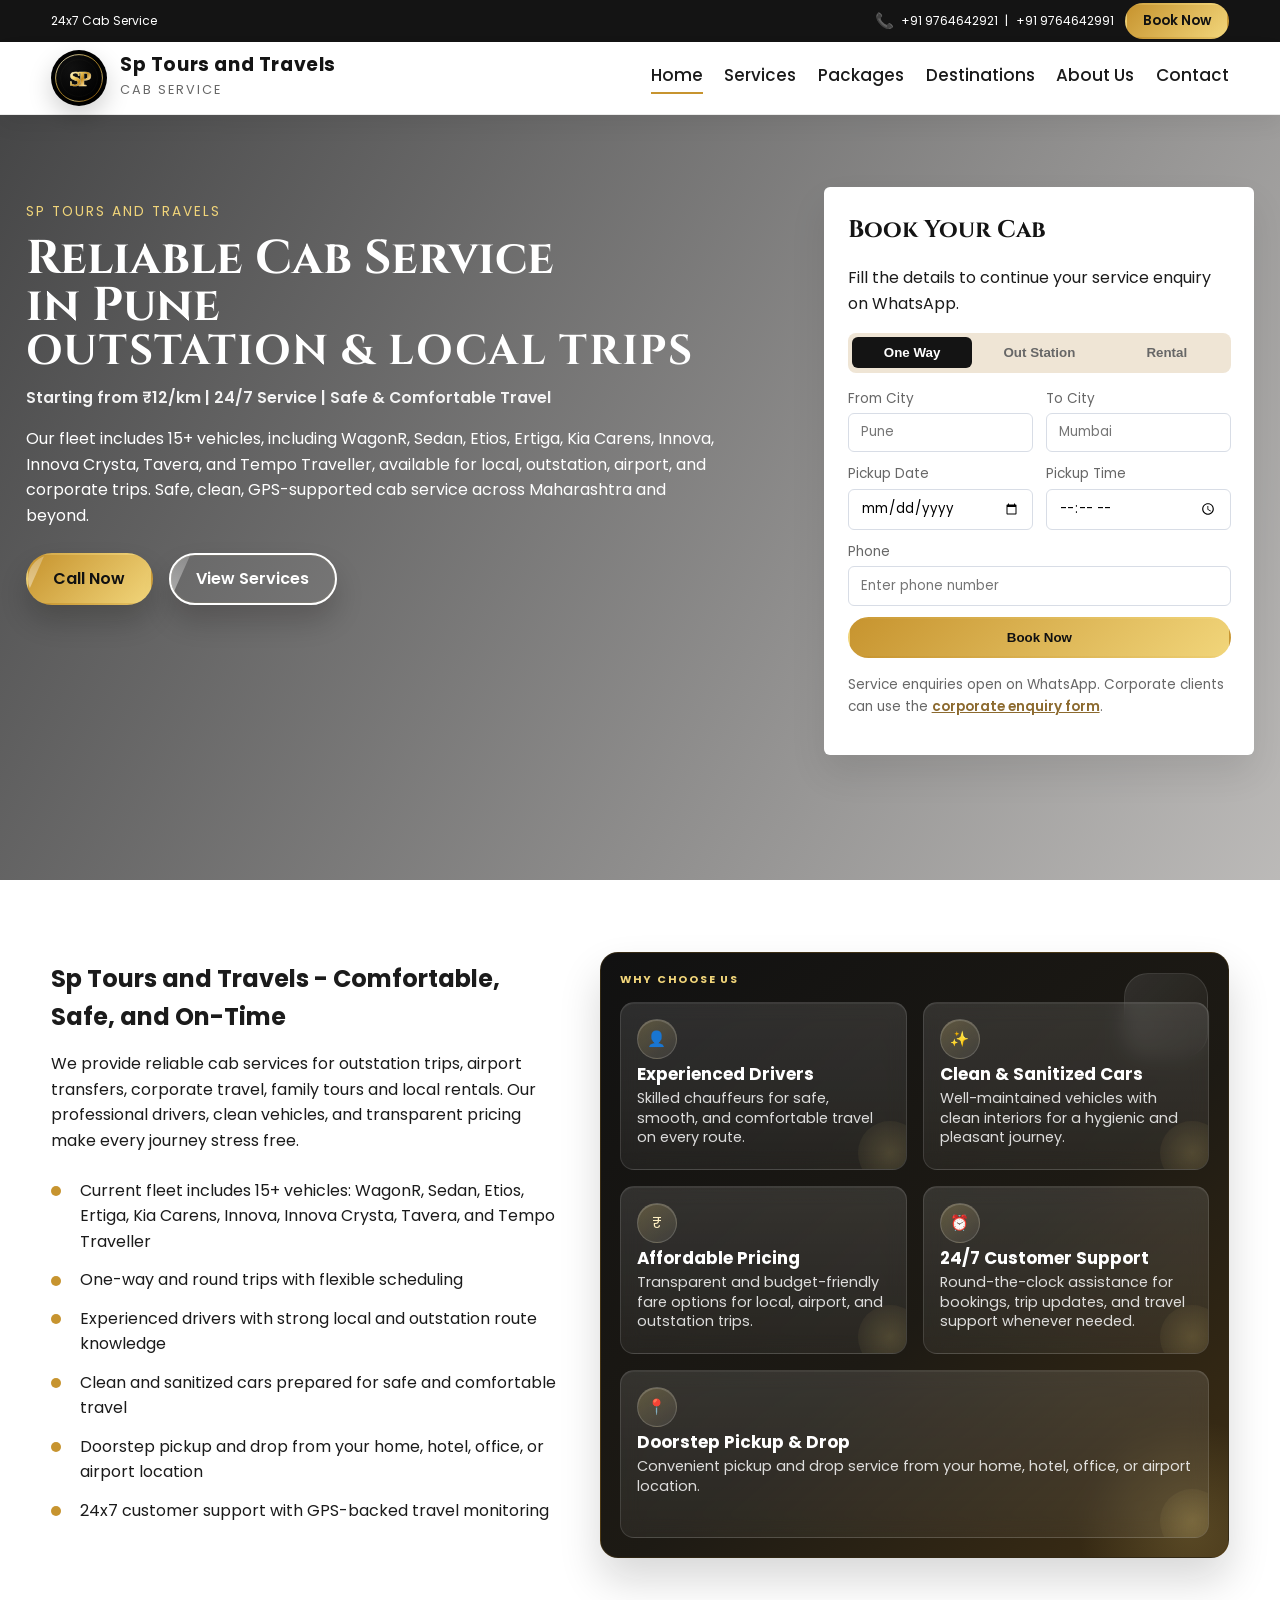
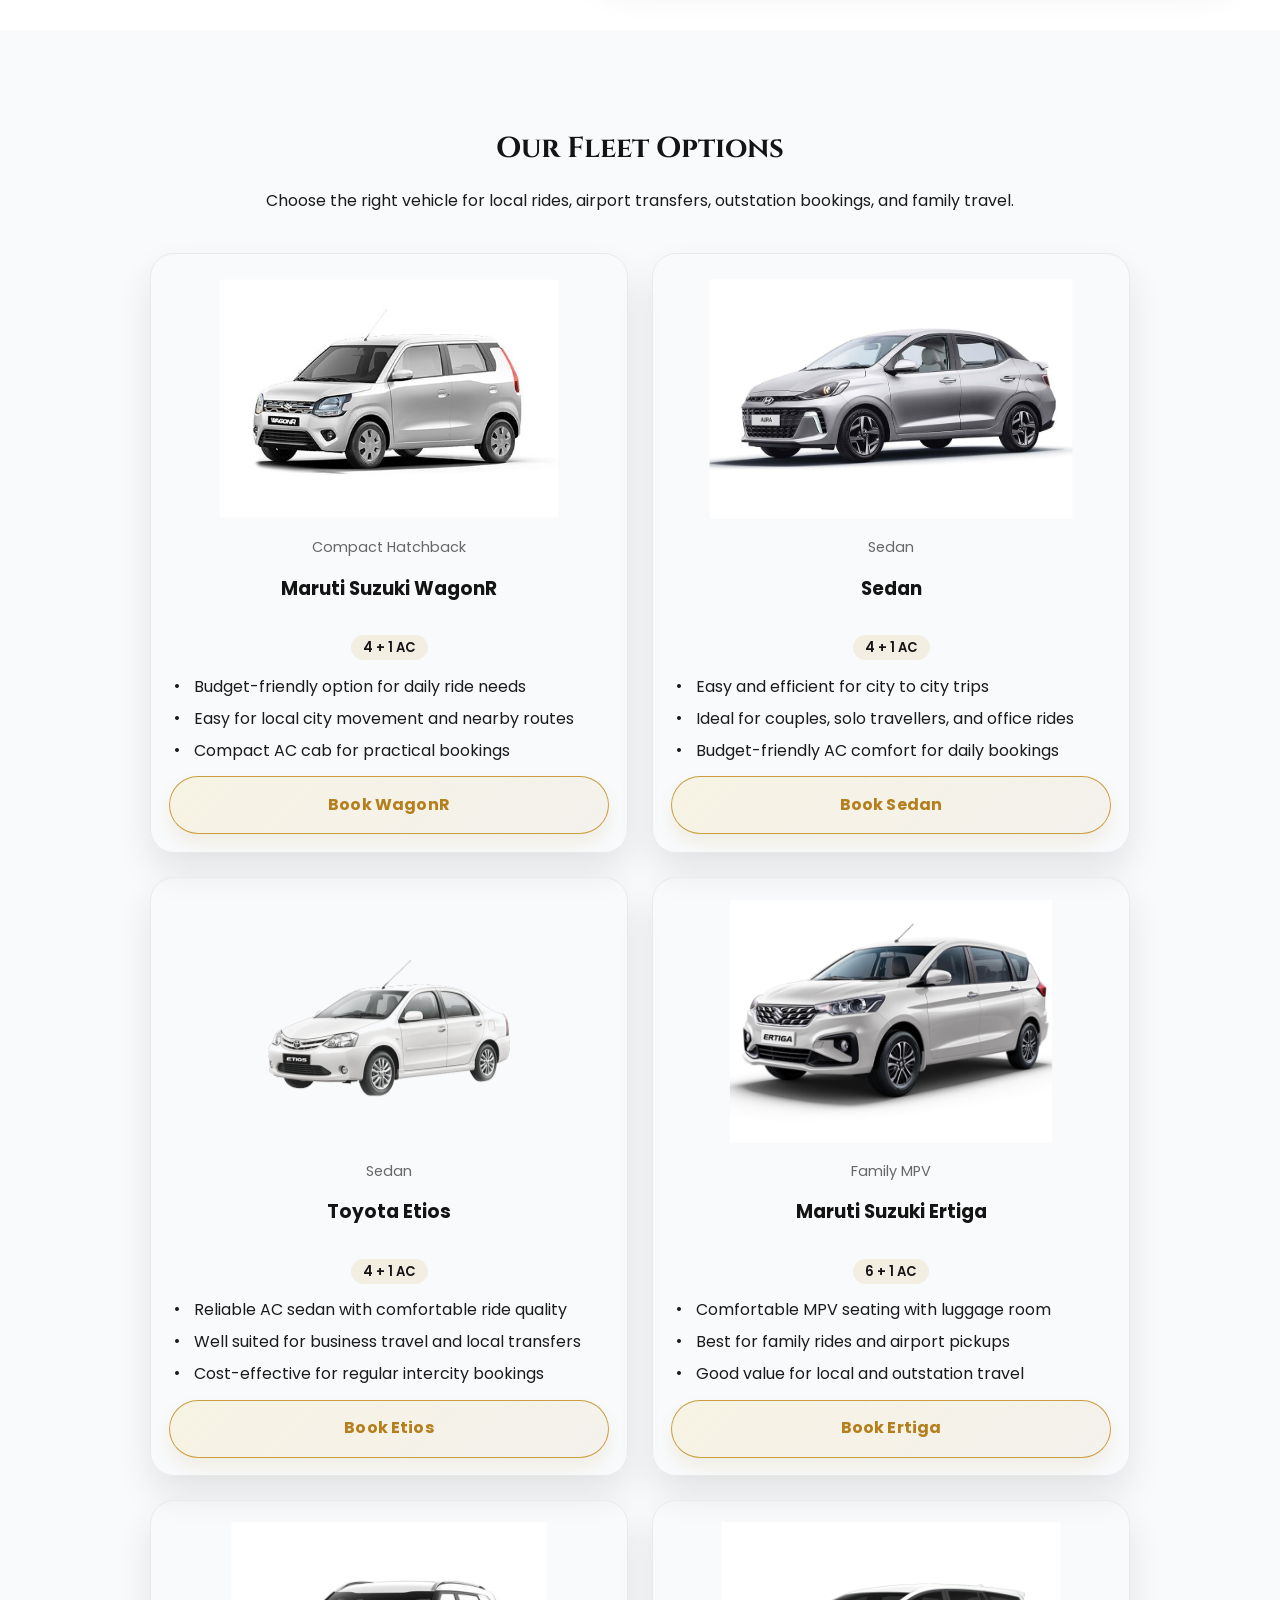
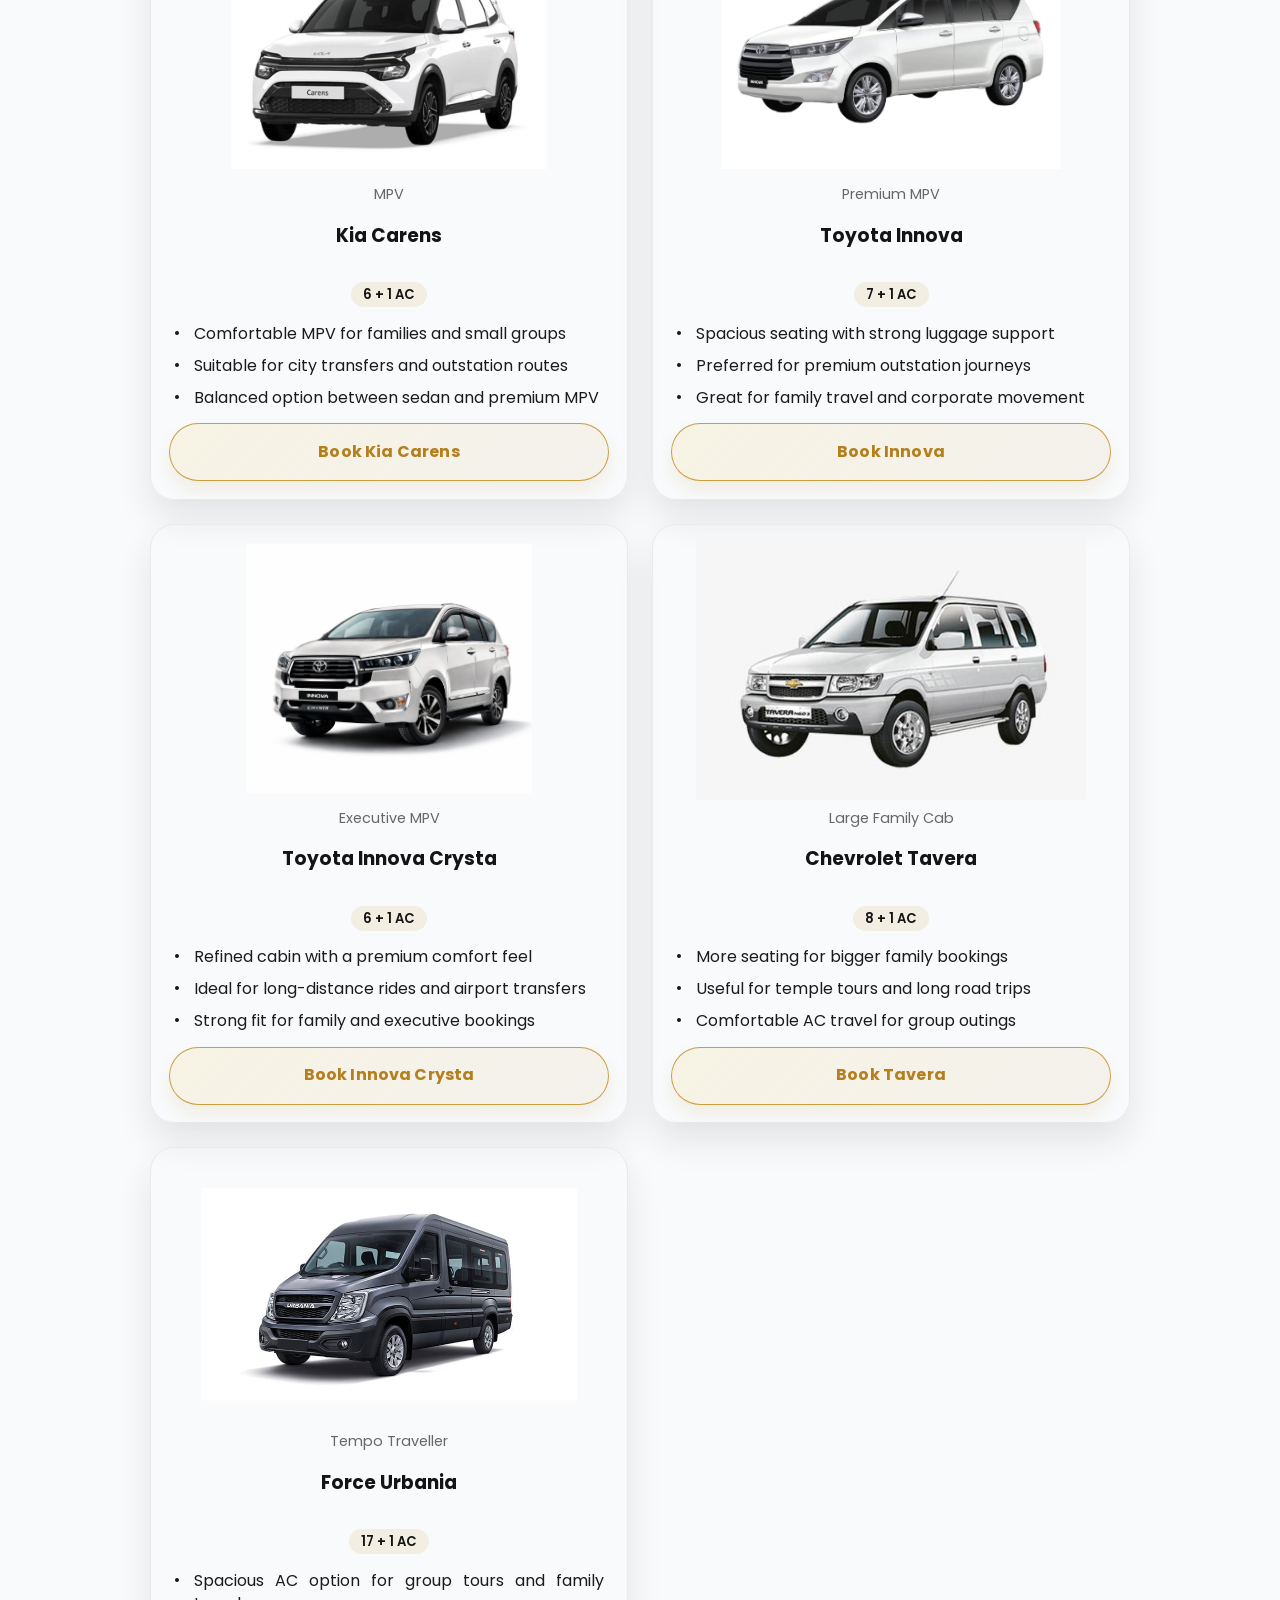
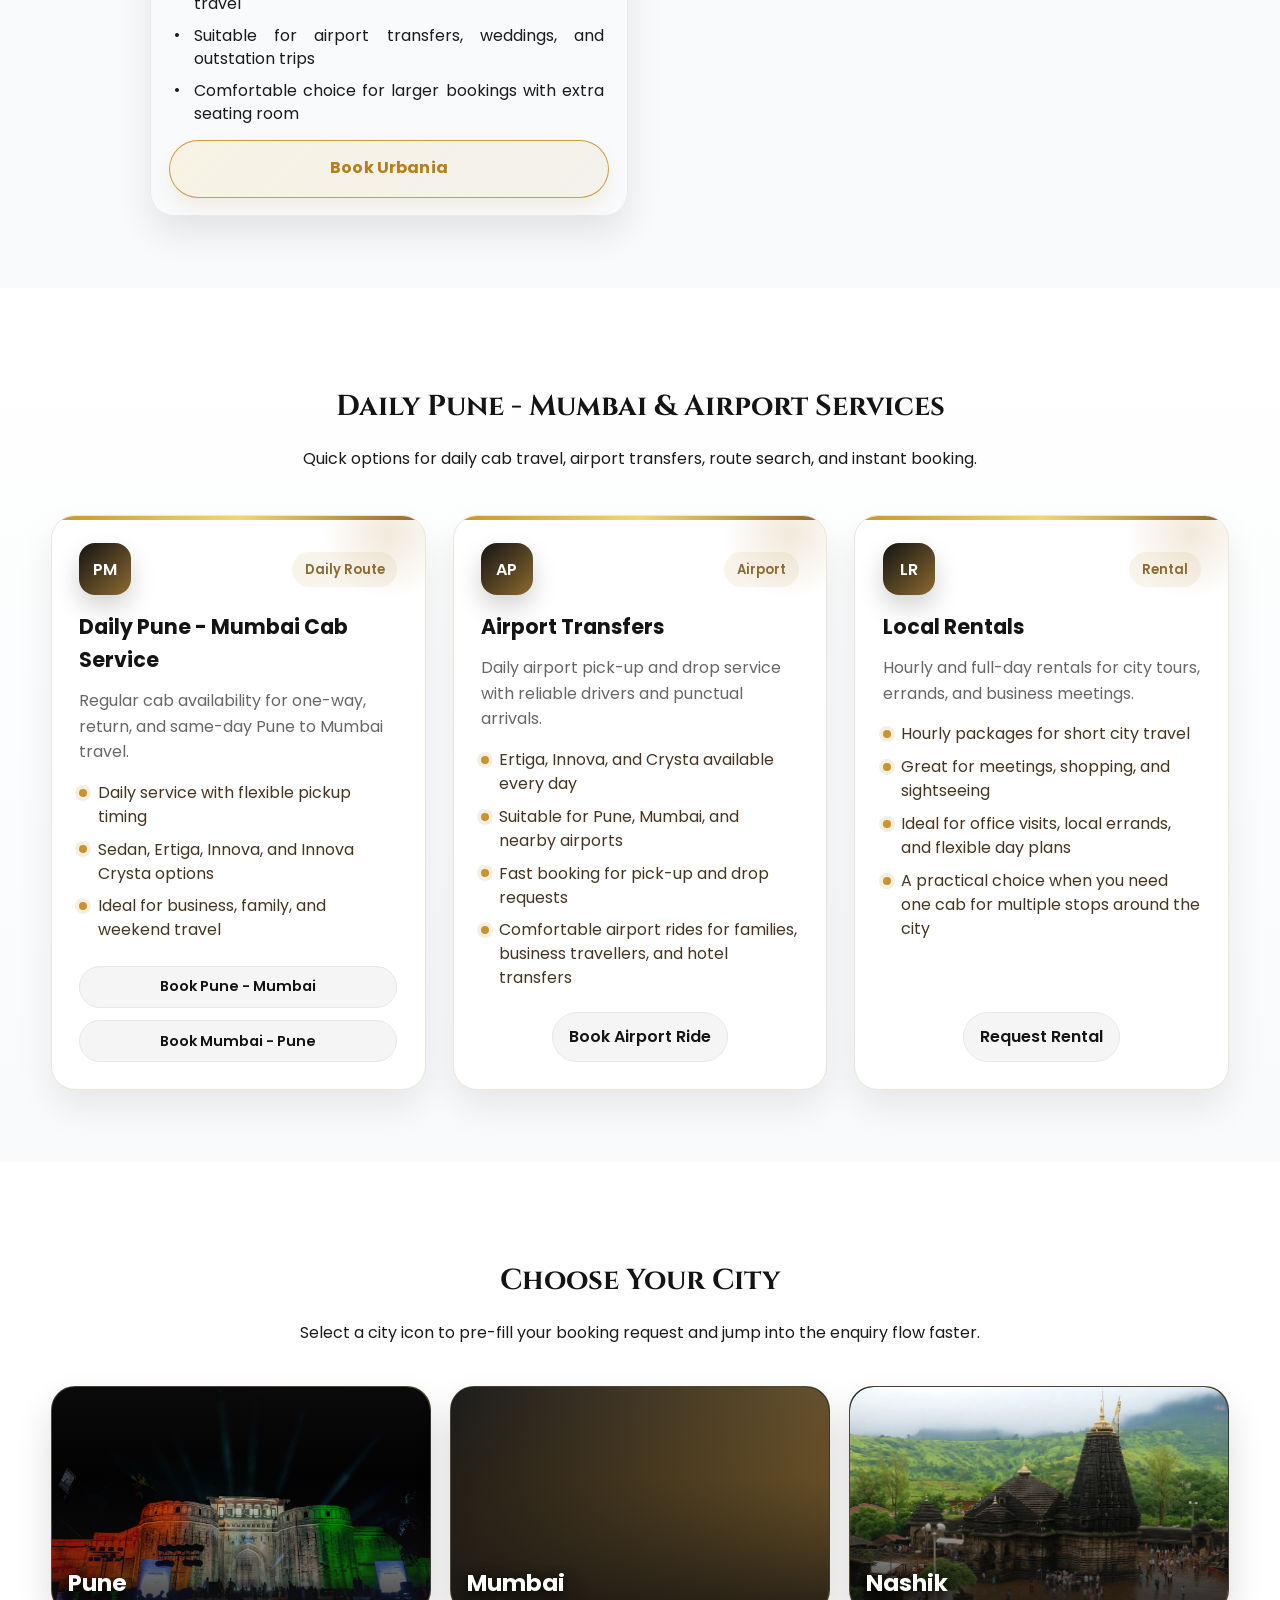
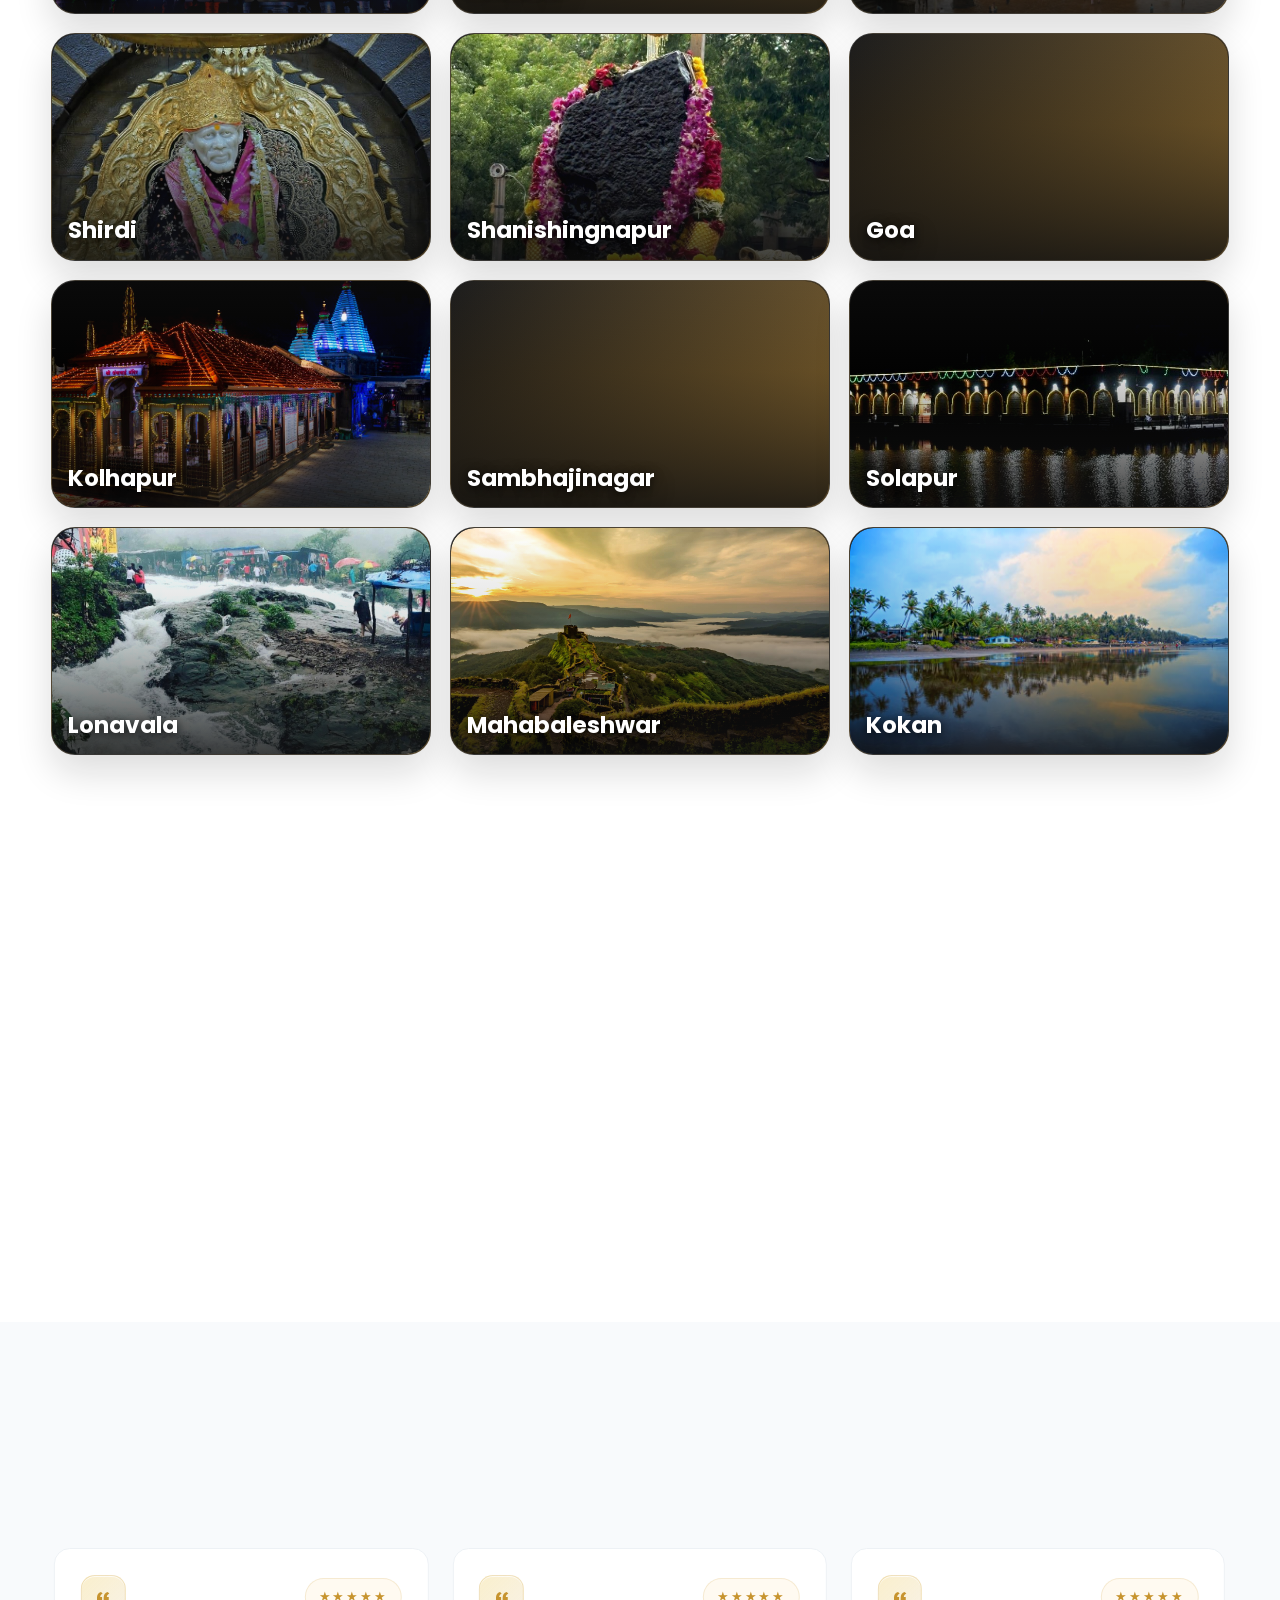
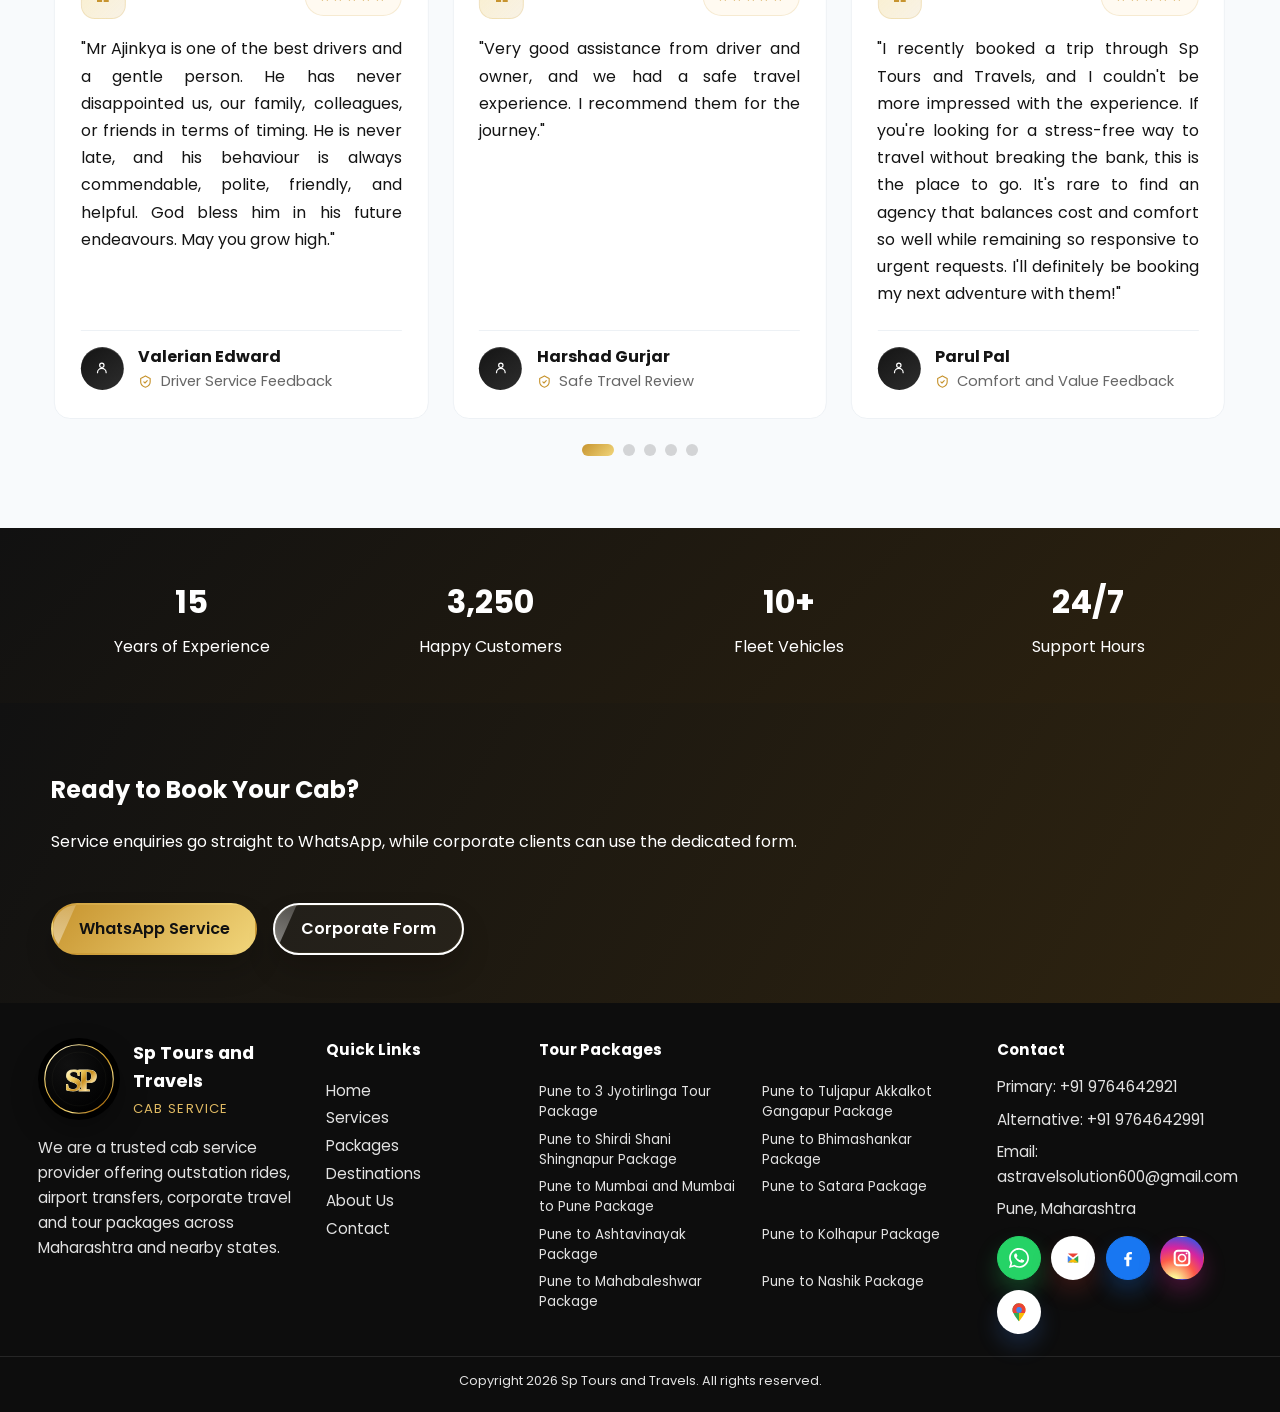
<file: index.html>
<!doctype html>
<html lang="en">
  <head>
    <meta charset="utf-8" />
    <meta name="viewport" content="width=device-width, initial-scale=1" />
    <title>Sp Tours and Travels</title>
    <meta http-equiv="refresh" content="0; url=Sp%20tours%20and%20Travel/index.html" />
    <script>
      window.location.replace('Sp tours and Travel/index.html' + window.location.search + window.location.hash);
    </script>
  </head>
  <body>
    <p>Redirecting to the site...</p>
  </body>
</html>
</file>
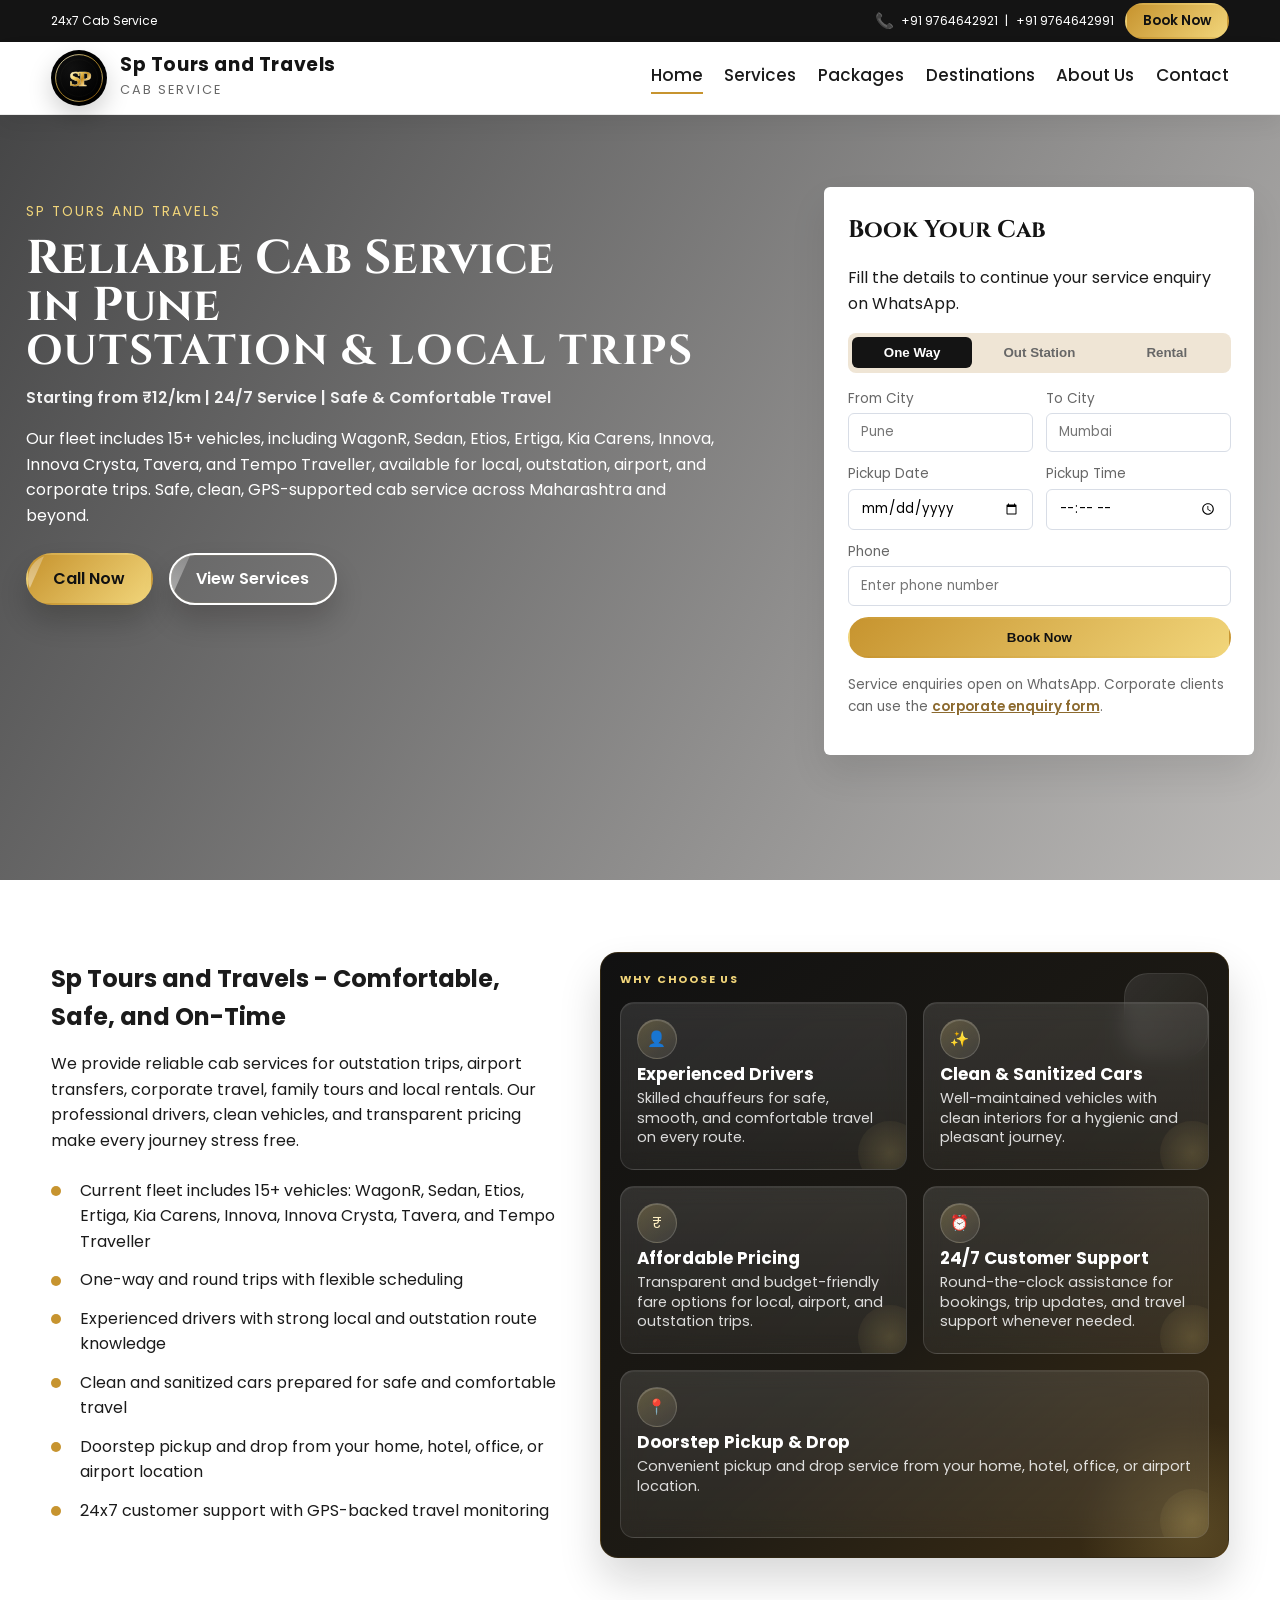
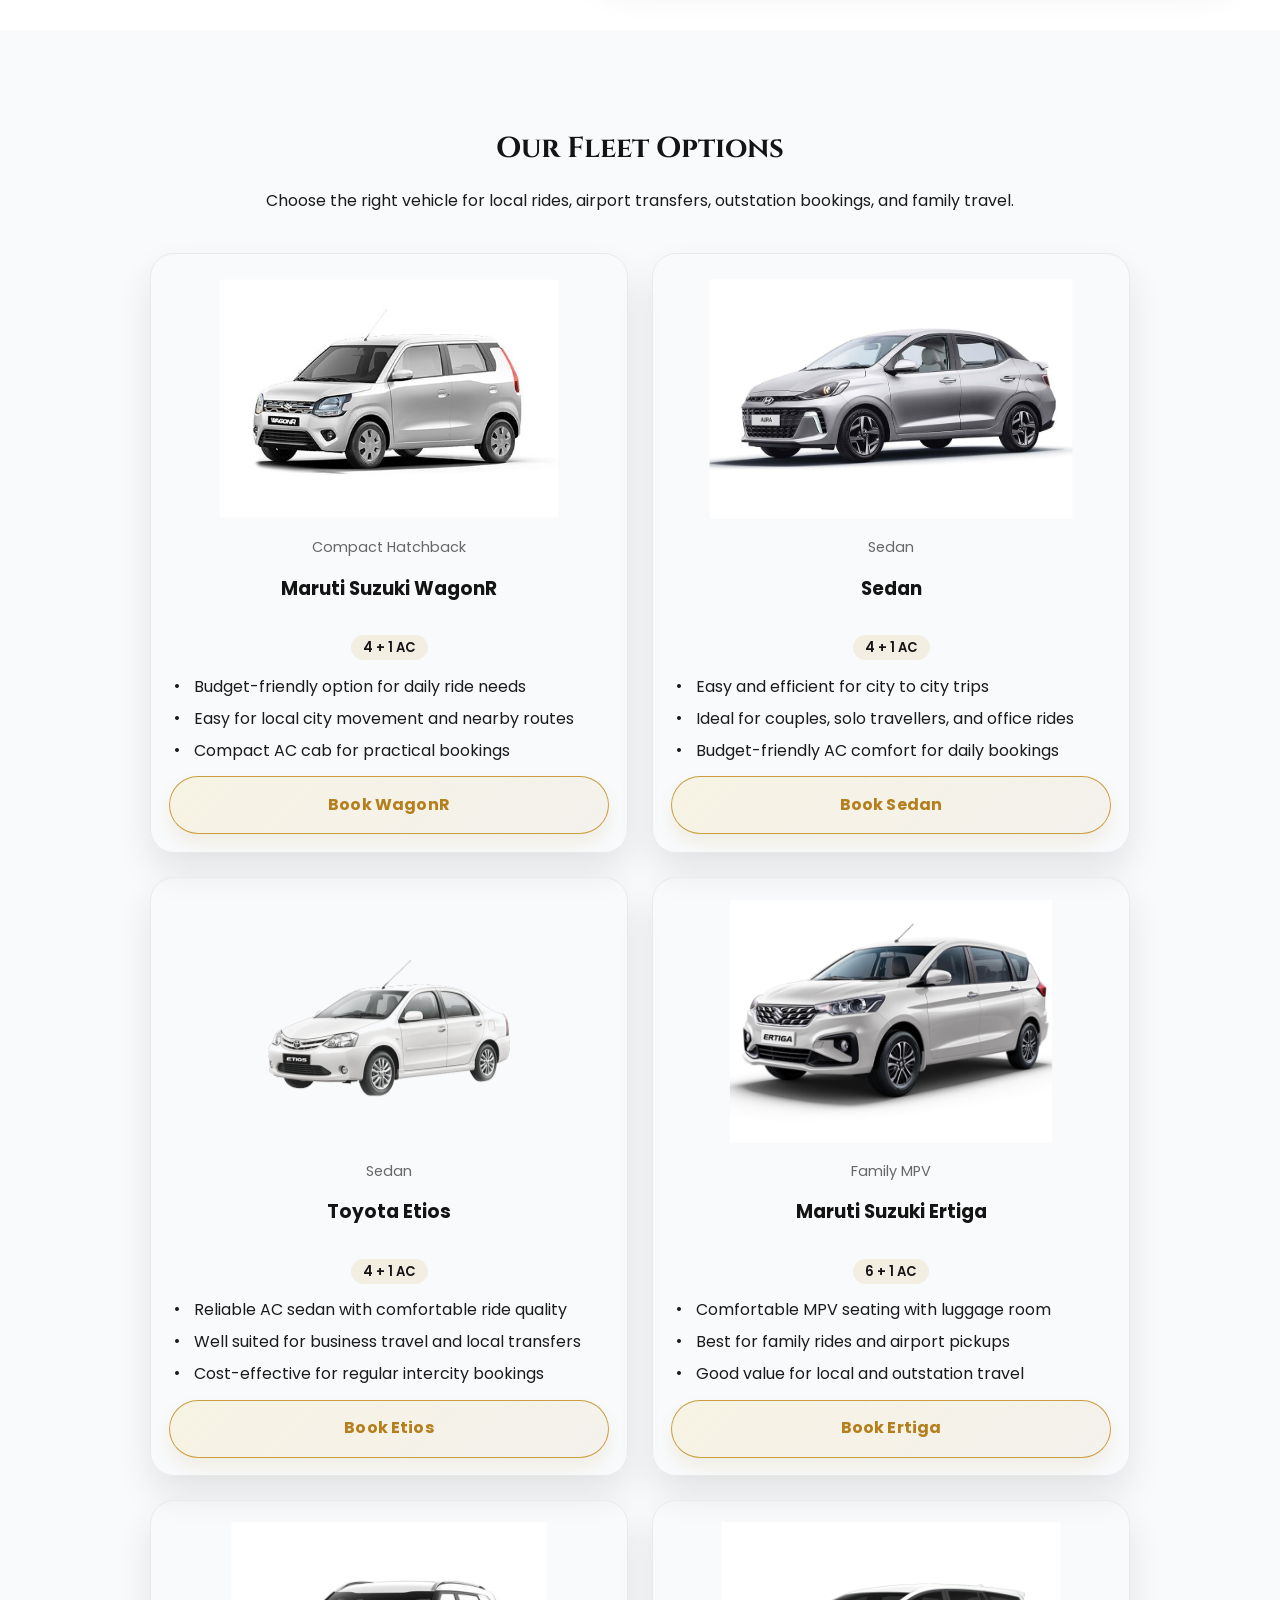
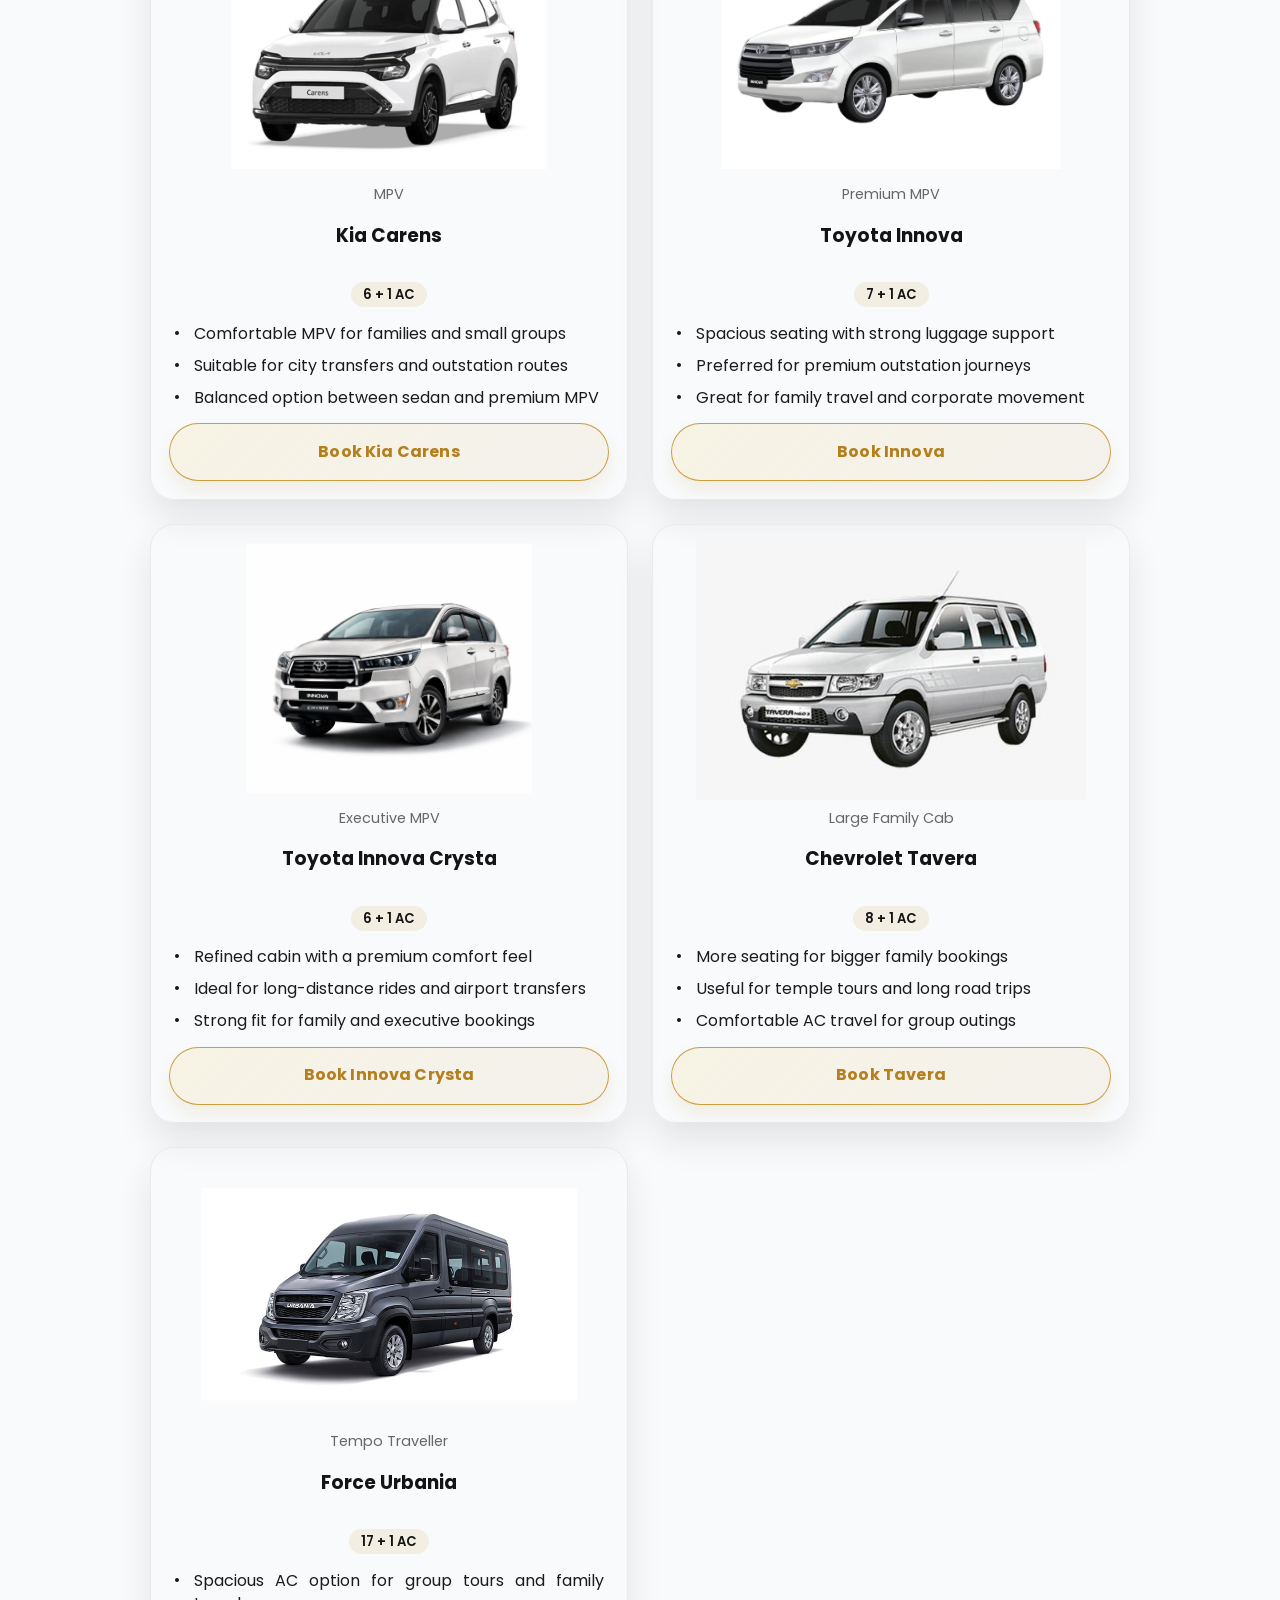
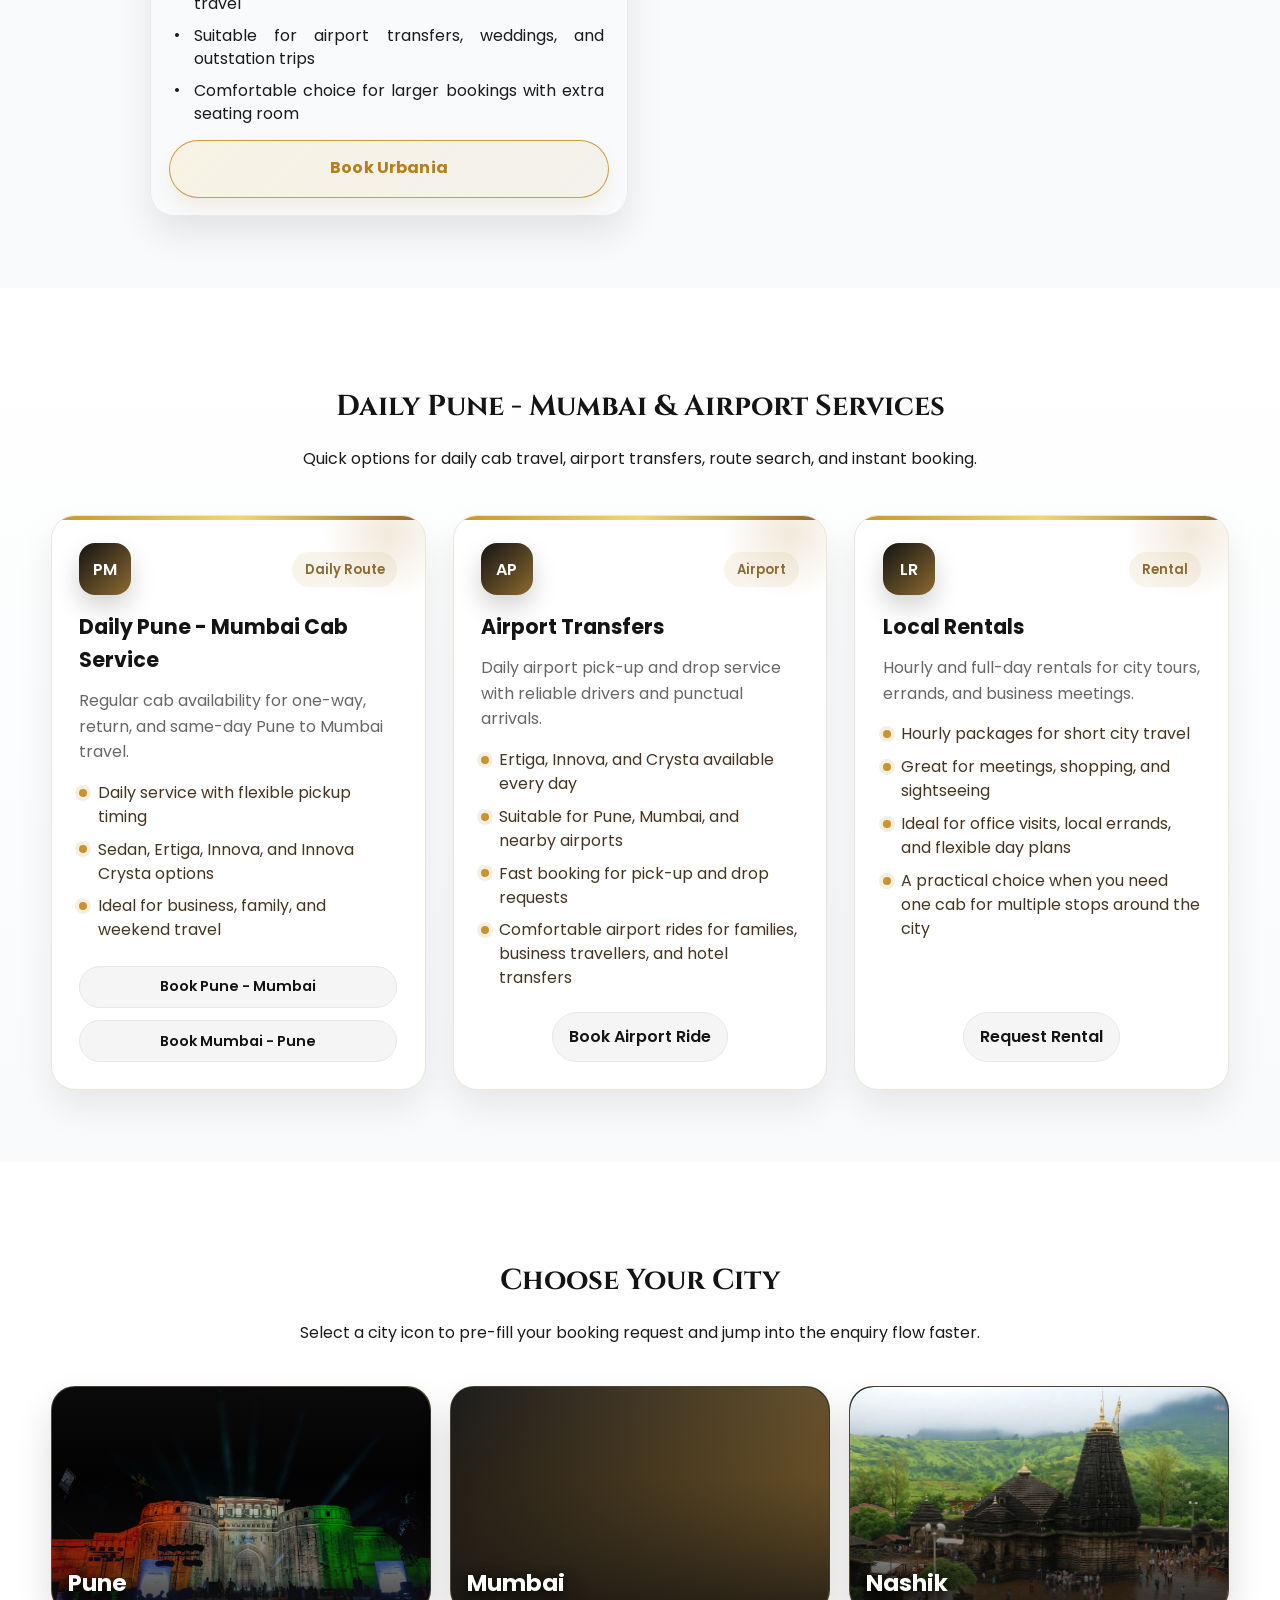
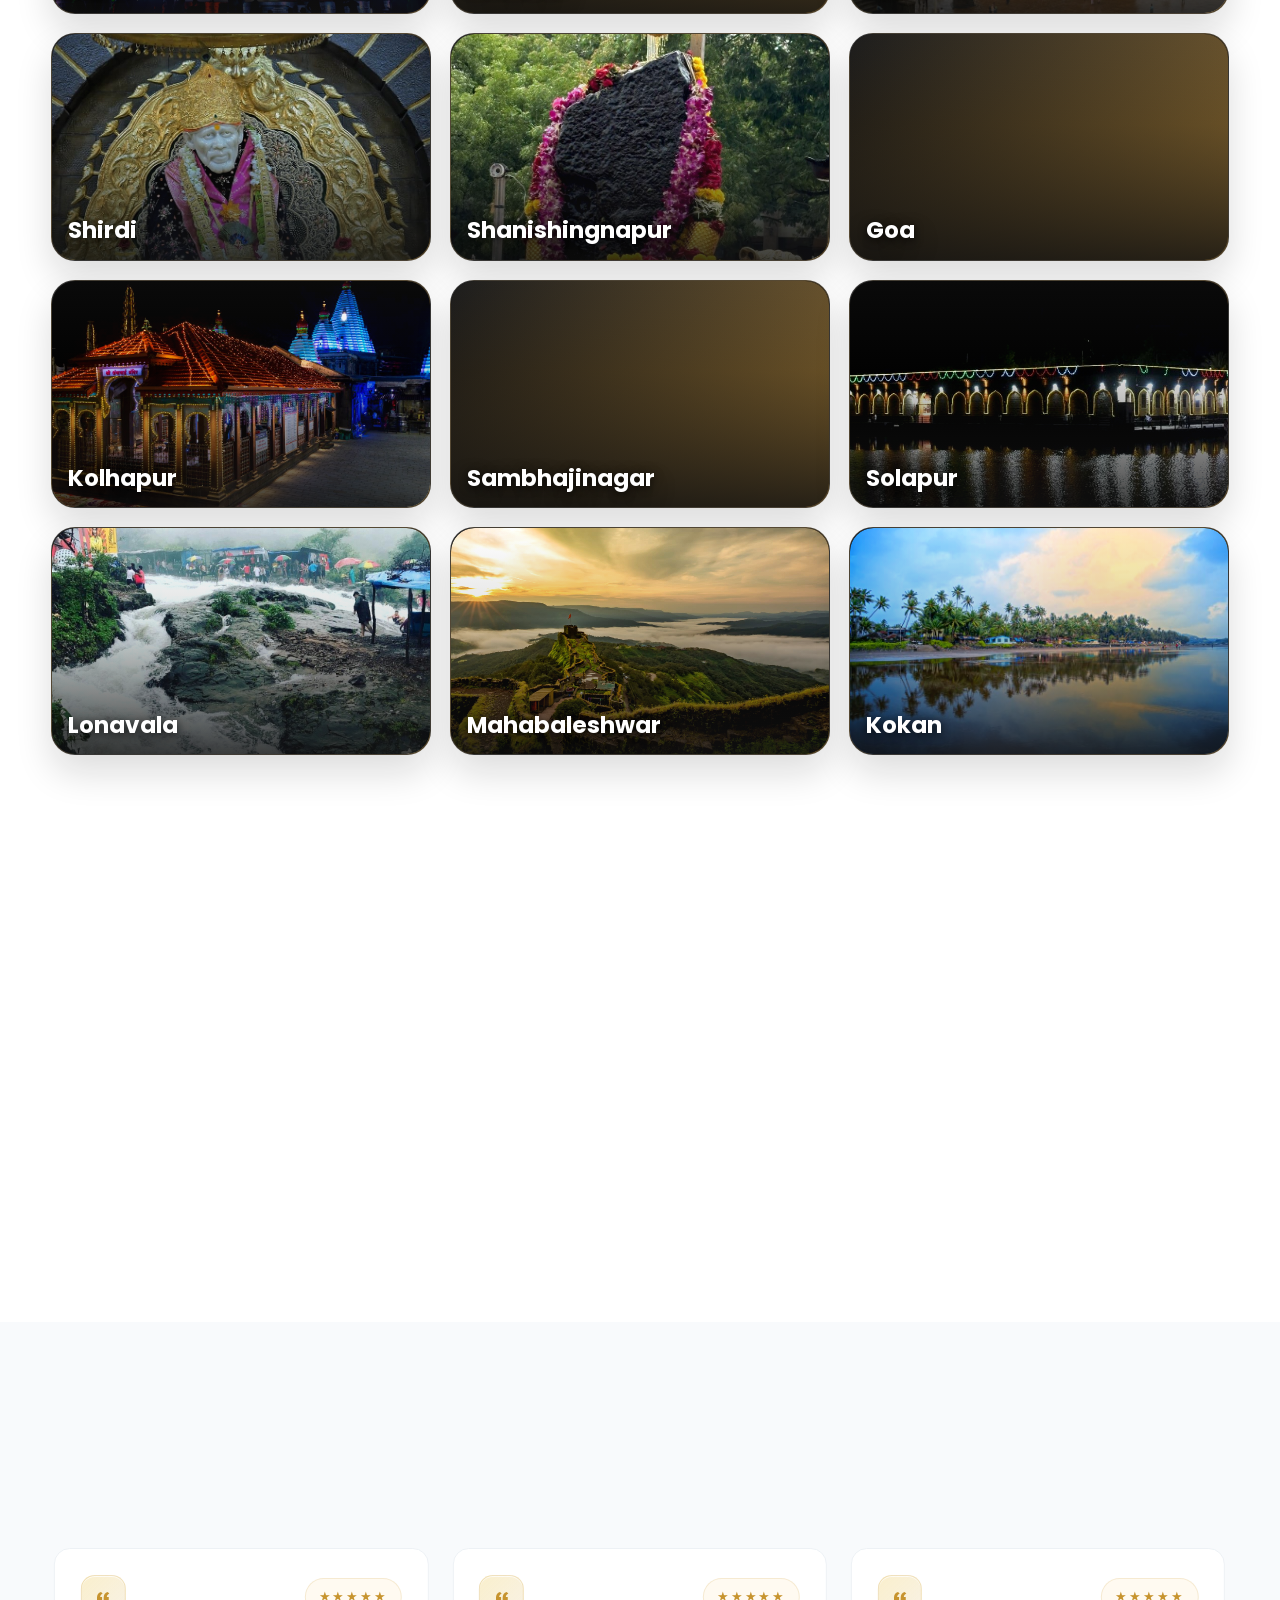
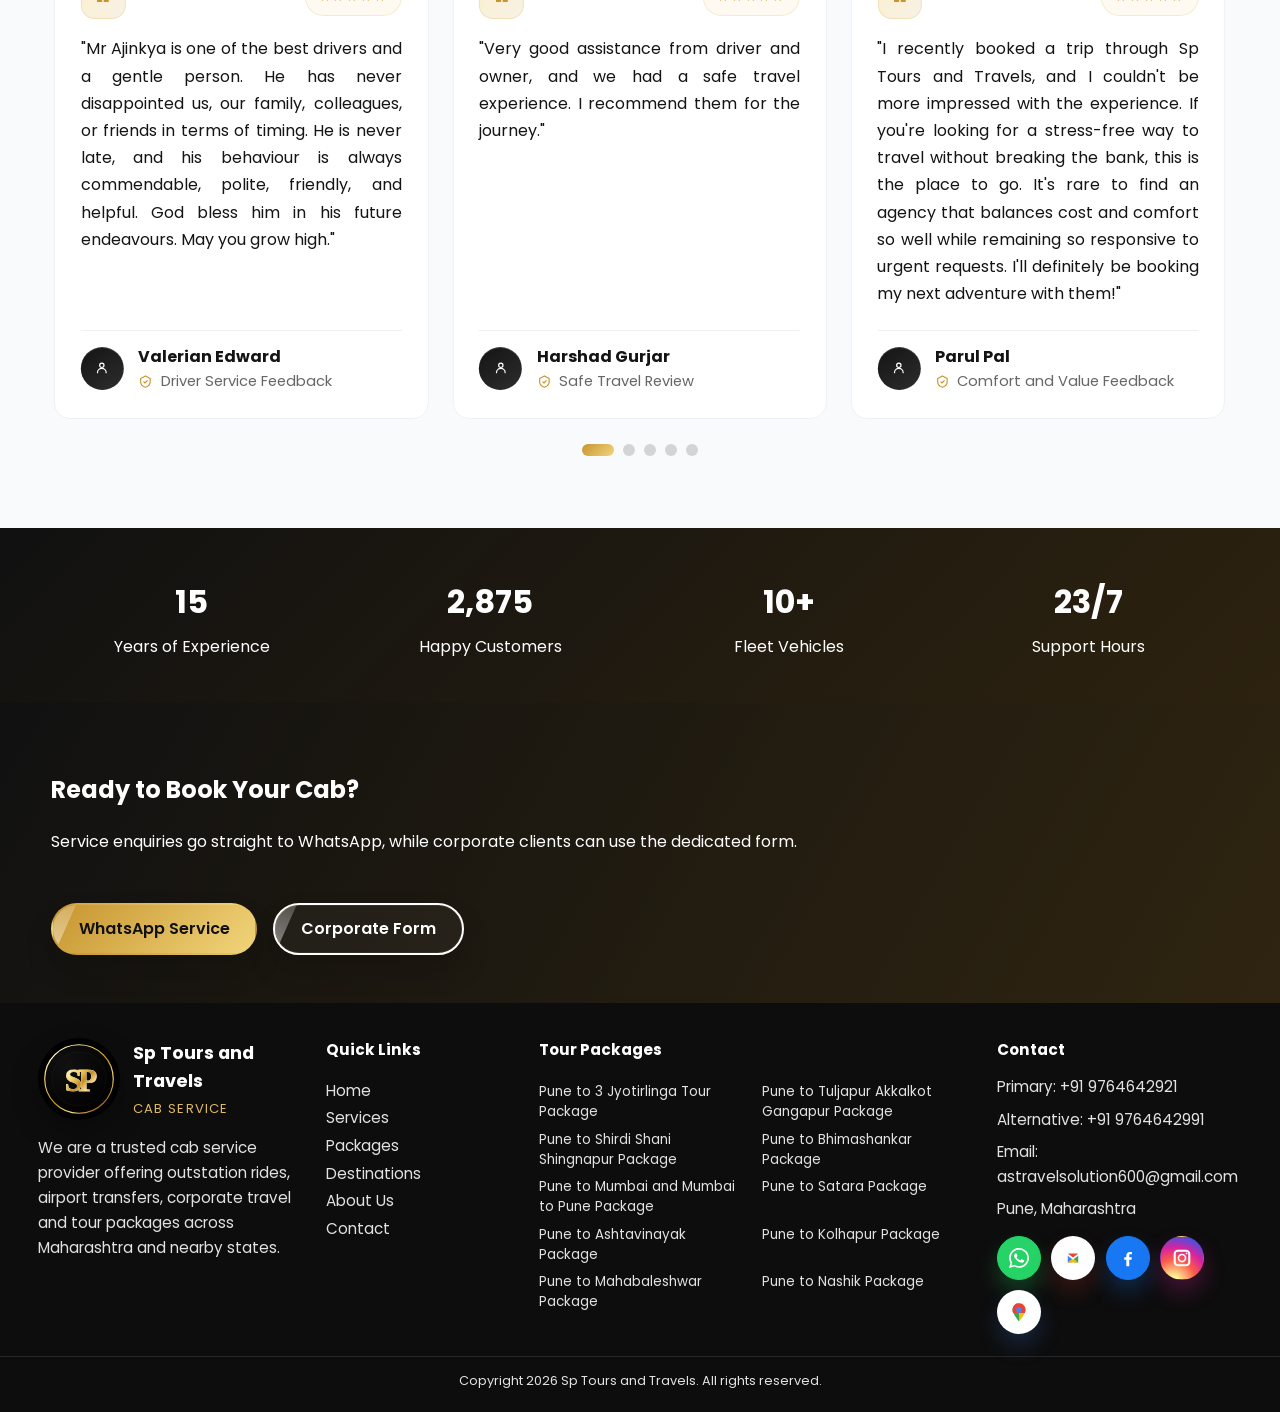
<file: Sp tours and Travel/index.html>
<!doctype html>
<html lang="en">
  <head>
    <meta charset="utf-8" />
    <meta name="viewport" content="width=device-width, initial-scale=1" />
    <title>Sp Tours and Travels | Cab Service</title>
    <meta name="description" content="Sp Tours and Travels offers reliable outstation cab service, airport transfers, corporate travel, and family tours." />
    <link rel="preconnect" href="https://fonts.googleapis.com" />
    <link rel="preconnect" href="https://fonts.gstatic.com" crossorigin />
    <link href="https://fonts.googleapis.com/css2?family=Cinzel:wght@500;600;700&family=Poppins:wght@300;400;500;600;700&display=swap" rel="stylesheet" />
    <link rel="icon" href="favicon.ico" sizes="any" />
    <link rel="icon" type="image/png" sizes="48x48" href="favicon-48x48.png" />
    <link rel="apple-touch-icon" sizes="180x180" href="apple-touch-icon.png" />
    <link rel="manifest" href="site.webmanifest" />
    <meta name="theme-color" content="#0d6efd" />
    <link rel="stylesheet" href="styles.css" />
  </head>
  <body>
    <div class="topbar">
      <div class="container topbar-inner">
        <div class="topbar-item">24x7 Cab Service</div>
        <div class="topbar-item">
          <span class="topbar-phone"><span class="topbar-phone-icon" aria-hidden="true">&#128222;</span><span>+91 9764642921</span><span aria-hidden="true">|</span><span>+91 9764642991</span></span>
          <a class="btn btn-small" href="https://wa.me/919764642921?text=Hello%20Sp%20Tours%20and%20Travels%2C%0A%0AI%20would%20like%20to%20book%20a%20cab%20service.%0APlease%20share%20the%20available%20vehicle%20options%2C%20fare%2C%20and%20booking%20details.%0A%0AThank%20you." target="_blank" rel="noreferrer">Book Now</a>
        </div>
      </div>
    </div>

    <header class="site-header">
      <div class="container header-inner">
        <a class="logo" href="#home" aria-label="Sp Tours and Travels">
          <span class="logo-mark" aria-hidden="true"><img src="assets/as-logo-badge.svg" alt="" /></span>
          <span class="logo-text">
            <strong>Sp Tours and Travels</strong>
            <em>Cab Service</em>
          </span>
        </a>
        <button class="nav-toggle" type="button" aria-expanded="false" aria-controls="primary-nav">Menu</button>
        <nav id="primary-nav" class="site-nav">
          <a href="index.html" aria-current="page">Home</a>
          <a href="services.html">Services</a>
          <a href="packages.html">Packages</a>
          <a href="destinations.html">Destinations</a>
          <a href="about.html">About Us</a>
          <a href="contact.html">Contact</a>
        </nav>
      </div>
    </header>

    <section id="home" class="hero">
      <div class="hero-slider" aria-hidden="true">
        <div
          class="slide is-active"
          style="--bg: url('https://images.pexels.com/photos/20863265/pexels-photo-20863265.jpeg?auto=compress&cs=tinysrgb&w=1800'); --bg-position: center center;"
        ></div>
      </div>
      <div class="container hero-inner">
        <div class="hero-content">
          <p class="eyebrow">Sp Tours and Travels</p>
          <h1>Reliable Cab Service in Pune <span>Outstation &amp; Local Trips</span></h1>
          <p class="hero-banner-subheading">Starting from &#8377;12/km | 24/7 Service | Safe &amp; Comfortable Travel</p>
          <p>
            Our fleet includes 15+ vehicles, including WagonR, Sedan, Etios, Ertiga, Kia Carens, Innova,
            Innova Crysta, Tavera, and Tempo Traveller, available for local, outstation, airport, and corporate trips. Safe, clean,
            GPS-supported cab service across Maharashtra and beyond.
          </p>
          <div class="hero-actions">
            <a class="btn" href="tel:+919764642921">Call Now</a>
            <a class="btn btn-outline" href="services.html">View Services</a>
          </div>
        </div>

        <div id="booking" class="booking-card">
          <div class="booking-header">
            <h2>Book Your Cab</h2>
            <p>Fill the details to continue your service enquiry on WhatsApp.</p>
          </div>
          <div class="booking-tabs" role="tablist">
            <button class="tab-btn is-active" type="button" data-tab="oneway" role="tab">One Way</button>
            <button class="tab-btn" type="button" data-tab="outstation" role="tab">Out Station</button>
            <button class="tab-btn" type="button" data-tab="rental" role="tab">Rental</button>
          </div>
          <form class="booking-form is-active" data-tab-panel="oneway">
            <div class="form-row">
              <label>From City</label>
              <input type="text" placeholder="Pune" list="city-options" data-city-field="booking" data-booking-field="from" />
            </div>
            <div class="form-row">
              <label>To City</label>
              <input type="text" placeholder="Mumbai" list="city-options" data-booking-field="to" />
            </div>
            <div class="form-row">
              <label>Pickup Date</label>
              <input type="date" />
            </div>
            <div class="form-row">
              <label>Pickup Time</label>
              <input type="time" />
            </div>
            <div class="form-row">
              <label>Phone</label>
              <input type="tel" placeholder="Enter phone number" />
            </div>
            <button class="btn btn-block" type="button" data-whatsapp-form="oneway">Book Now</button>
          </form>
          <form class="booking-form" data-tab-panel="outstation">
            <div class="form-row">
              <label>From City</label>
              <input type="text" placeholder="Pune" list="city-options" data-city-field="booking" data-booking-field="from" />
            </div>
            <div class="form-row">
              <label>Destination</label>
              <input type="text" placeholder="Goa" list="city-options" data-booking-field="to" />
            </div>
            <div class="form-row">
              <label>Trip Type</label>
              <select>
                <option>Round Trip</option>
                <option>One Way</option>
                <option>Multi-Day</option>
              </select>
            </div>
            <div class="form-row">
              <label>Pickup Date</label>
              <input type="date" />
            </div>
            <div class="form-row">
              <label>Phone</label>
              <input type="tel" placeholder="Enter phone number" />
            </div>
            <button class="btn btn-block" type="button" data-whatsapp-form="outstation">Get Quote</button>
          </form>
          <form class="booking-form" data-tab-panel="rental">
            <div class="form-row">
              <label>City</label>
              <input type="text" placeholder="Pune" list="city-options" data-city-field="booking" data-booking-field="from" />
            </div>
            <div class="form-row">
              <label>Hours Needed</label>
              <select>
                <option>4 Hours</option>
                <option>6 Hours</option>
                <option>8 Hours</option>
                <option>12 Hours</option>
              </select>
            </div>
            <div class="form-row">
              <label>Pickup Date</label>
              <input type="date" />
            </div>
            <div class="form-row">
              <label>Phone</label>
              <input type="tel" placeholder="Enter phone number" />
            </div>
            <button class="btn btn-block" type="button" data-whatsapp-form="rental">Request Rental</button>
          </form>
          <p class="booking-note">
            Service enquiries open on WhatsApp. Corporate clients can use the
            <a href="contact.html#enquiry">corporate enquiry form</a>.
          </p>
        </div>
      </div>
    </section>

    <section id="about" class="section intro">
      <div class="container intro-grid">
        <div class="intro-copy">
          <h2>Sp Tours and Travels - Comfortable, Safe, and On-Time</h2>
          <p>
            We provide reliable cab services for outstation trips, airport transfers, corporate travel,
            family tours and local rentals. Our professional drivers, clean vehicles, and transparent
            pricing make every journey stress free.
          </p>
          <ul class="checklist">
            <li>Current fleet includes 15+ vehicles: WagonR, Sedan, Etios, Ertiga, Kia Carens, Innova, Innova Crysta, Tavera, and Tempo Traveller</li>
            <li>One-way and round trips with flexible scheduling</li>
            <li>Experienced drivers with strong local and outstation route knowledge</li>
            <li>Clean and sanitized cars prepared for safe and comfortable travel</li>
            <li>Doorstep pickup and drop from your home, hotel, office, or airport location</li>
            <li>24x7 customer support with GPS-backed travel monitoring</li>
          </ul>
        </div>
        <div class="intro-card why-choose-panel">
          <div class="hero-highlights-head">
            <span class="hero-highlights-label">Why Choose Us</span>
          </div>
          <div class="hero-highlights">
            <article class="hero-highlight-card">
              <span class="hero-highlight-icon" aria-hidden="true">&#128100;</span>
              <span class="highlight-title">Experienced Drivers</span>
              <span class="highlight-sub">Skilled chauffeurs for safe, smooth, and comfortable travel on every route.</span>
            </article>
            <article class="hero-highlight-card">
              <span class="hero-highlight-icon" aria-hidden="true">&#10024;</span>
              <span class="highlight-title">Clean &amp; Sanitized Cars</span>
              <span class="highlight-sub">Well-maintained vehicles with clean interiors for a hygienic and pleasant journey.</span>
            </article>
            <article class="hero-highlight-card">
              <span class="hero-highlight-icon" aria-hidden="true">&#8377;</span>
              <span class="highlight-title">Affordable Pricing</span>
              <span class="highlight-sub">Transparent and budget-friendly fare options for local, airport, and outstation trips.</span>
            </article>
            <article class="hero-highlight-card">
              <span class="hero-highlight-icon" aria-hidden="true">&#9200;</span>
              <span class="highlight-title">24/7 Customer Support</span>
              <span class="highlight-sub">Round-the-clock assistance for bookings, trip updates, and travel support whenever needed.</span>
            </article>
            <article class="hero-highlight-card hero-highlight-card-wide">
              <span class="hero-highlight-icon" aria-hidden="true">&#128205;</span>
              <span class="highlight-title">Doorstep Pickup &amp; Drop</span>
              <span class="highlight-sub">Convenient pickup and drop service from your home, hotel, office, or airport location.</span>
            </article>
          </div>
        </div>
      </div>
    </section>

    <section class="section offers">
      <div class="container">
        <div class="section-heading">
          <h2>Our Fleet Options</h2>
          <p>Choose the right vehicle for local rides, airport transfers, outstation bookings, and family travel.</p>
        </div>
        <div class="offer-grid">
          <article class="offer-card offer-card-photo-layout">
            <div class="offer-card-media">
              <img
                class="offer-card-image"
                src="assets/wagonr-offer-card.jpeg"
                alt="Silver Maruti Suzuki WagonR shown from the front three-quarter angle"
                loading="lazy"
              />
            </div>
            <div class="offer-card-head">
              <div>
                <span class="offer-type">Compact Hatchback</span>
                <h3>Maruti Suzuki WagonR</h3>
              </div>
            </div>
            <div class="offer-card-specs">
              <span class="offer-capacity-chip">4 + 1 AC</span>
            </div>
            <ul>
              <li>Budget-friendly option for daily ride needs</li>
              <li>Easy for local city movement and nearby routes</li>
              <li>Compact AC cab for practical bookings</li>
            </ul>
            <a class="btn btn-outline" href="https://wa.me/919764642921?text=Hello%20Sp%20Tours%20and%20Travels%2C%0A%0AI%20would%20like%20to%20book%20WagonR..%0APlease%20share%20the%20fare%2C%20availability%2C%20and%20booking%20process.%0A%0AThank%20you." target="_blank" rel="noreferrer">Book WagonR</a>
          </article>
          <article class="offer-card offer-card-photo-layout">
            <div class="offer-card-media offer-card-media-sedan">
              <img
                class="offer-card-image offer-card-image-sedan"
                src="assets/sedan-offer-card-aura.jpeg"
                alt="Silver sedan shown from the front three-quarter angle"
                loading="lazy"
              />
            </div>
            <div class="offer-card-head">
              <div>
                <span class="offer-type">Sedan</span>
                <h3>Sedan</h3>
              </div>
            </div>
            <div class="offer-card-specs">
              <span class="offer-capacity-chip">4 + 1 AC</span>
            </div>
            <ul>
              <li>Easy and efficient for city to city trips</li>
              <li>Ideal for couples, solo travellers, and office rides</li>
              <li>Budget-friendly AC comfort for daily bookings</li>
            </ul>
            <a class="btn btn-outline" href="https://wa.me/919764642921?text=Hello%20Sp%20Tours%20and%20Travels%2C%0A%0AI%20would%20like%20to%20book%20Sedan%20cab..%0APlease%20share%20the%20fare%2C%20availability%2C%20and%20booking%20process.%0A%0AThank%20you." target="_blank" rel="noreferrer">Book Sedan</a>
          </article>
          <article class="offer-card offer-card-photo-layout">
            <div class="offer-card-media offer-card-media-etios">
              <img
                class="offer-card-image offer-card-image-etios"
                src="assets/etios-card-white-clean.png"
                alt="White Toyota Etios shown from the front three-quarter angle"
                loading="lazy"
              />
            </div>
            <div class="offer-card-head">
              <div>
                <span class="offer-type">Sedan</span>
                <h3>Toyota Etios</h3>
              </div>
            </div>
            <div class="offer-card-specs">
              <span class="offer-capacity-chip">4 + 1 AC</span>
            </div>
            <ul>
              <li>Reliable AC sedan with comfortable ride quality</li>
              <li>Well suited for business travel and local transfers</li>
              <li>Cost-effective for regular intercity bookings</li>
            </ul>
            <a class="btn btn-outline" href="https://wa.me/919764642921?text=Hello%20Sp%20Tours%20and%20Travels%2C%0A%0AI%20would%20like%20to%20book%20Toyota%20Etios..%0APlease%20share%20the%20fare%2C%20availability%2C%20and%20booking%20process.%0A%0AThank%20you." target="_blank" rel="noreferrer">Book Etios</a>
          </article>
          <article class="offer-card offer-card-photo-layout">
            <div class="offer-card-media offer-card-media-ertiga">
              <img
                class="offer-card-image offer-card-image-ertiga"
                src="assets/ertiga-offer-card.jpeg"
                alt="White Maruti Suzuki Ertiga shown from the front three-quarter angle"
                loading="lazy"
              />
            </div>
            <div class="offer-card-head">
              <div>
                <span class="offer-type">Family MPV</span>
                <h3>Maruti Suzuki Ertiga</h3>
              </div>
            </div>
            <div class="offer-card-specs">
              <span class="offer-capacity-chip">6 + 1 AC</span>
            </div>
            <ul>
              <li>Comfortable MPV seating with luggage room</li>
              <li>Best for family rides and airport pickups</li>
              <li>Good value for local and outstation travel</li>
            </ul>
            <a class="btn btn-outline" href="https://wa.me/919764642921?text=Hello%20Sp%20Tours%20and%20Travels%2C%0A%0AI%20would%20like%20to%20book%20Ertiga..%0APlease%20share%20the%20fare%2C%20availability%2C%20and%20booking%20process.%0A%0AThank%20you." target="_blank" rel="noreferrer">Book Ertiga</a>
          </article>
          <article class="offer-card offer-card-photo-layout">
            <div class="offer-card-media offer-card-media-kia">
              <img
                class="offer-card-image offer-card-image-kia"
                src="assets/kia-carens-offer-card.jpeg"
                alt="White Kia Carens shown from the front three-quarter angle"
                loading="lazy"
              />
            </div>
            <div class="offer-card-head">
              <div>
                <span class="offer-type">MPV</span>
                <h3>Kia Carens</h3>
              </div>
            </div>
            <div class="offer-card-specs">
              <span class="offer-capacity-chip">6 + 1 AC</span>
            </div>
            <ul>
              <li>Comfortable MPV for families and small groups</li>
              <li>Suitable for city transfers and outstation routes</li>
              <li>Balanced option between sedan and premium MPV</li>
            </ul>
            <a class="btn btn-outline" href="https://wa.me/919764642921?text=Hello%20Sp%20Tours%20and%20Travels%2C%0A%0AI%20would%20like%20to%20book%20Kia%20Carens..%0APlease%20share%20the%20fare%2C%20availability%2C%20and%20booking%20process.%0A%0AThank%20you." target="_blank" rel="noreferrer">Book Kia Carens</a>
          </article>
          <article class="offer-card offer-card-photo-layout">
            <div class="offer-card-media offer-card-media-innova">
              <img
                class="offer-card-image offer-card-image-innova"
                src="assets/innova-offer-card-white.png"
                alt="White Toyota Innova shown from the front three-quarter angle"
                loading="lazy"
              />
            </div>
            <div class="offer-card-head">
              <div>
                <span class="offer-type">Premium MPV</span>
                <h3>Toyota Innova</h3>
              </div>
            </div>
            <div class="offer-card-specs">
              <span class="offer-capacity-chip">7 + 1 AC</span>
            </div>
            <ul>
              <li>Spacious seating with strong luggage support</li>
              <li>Preferred for premium outstation journeys</li>
              <li>Great for family travel and corporate movement</li>
            </ul>
            <a class="btn btn-outline" href="https://wa.me/919764642921?text=Hello%20Sp%20Tours%20and%20Travels%2C%0A%0AI%20would%20like%20to%20book%20Innova..%0APlease%20share%20the%20fare%2C%20availability%2C%20and%20booking%20process.%0A%0AThank%20you." target="_blank" rel="noreferrer">Book Innova</a>
          </article>
          <article class="offer-card offer-card-photo-layout">
            <div class="offer-card-media offer-card-media-innova-crysta">
              <img
                class="offer-card-image offer-card-image-innova-crysta"
                src="assets/innova-crysta-offer-card.jpeg"
                alt="White Toyota Innova Crysta shown from the front three-quarter angle"
                loading="lazy"
              />
            </div>
            <div class="offer-card-head">
              <div>
                <span class="offer-type">Executive MPV</span>
                <h3>Toyota Innova Crysta</h3>
              </div>
            </div>
            <div class="offer-card-specs">
              <span class="offer-capacity-chip">6 + 1 AC</span>
            </div>
            <ul>
              <li>Refined cabin with a premium comfort feel</li>
              <li>Ideal for long-distance rides and airport transfers</li>
              <li>Strong fit for family and executive bookings</li>
            </ul>
            <a class="btn btn-outline" href="https://wa.me/919764642921?text=Hello%20Sp%20Tours%20and%20Travels%2C%0A%0AI%20would%20like%20to%20book%20Innova%20Crysta..%0APlease%20share%20the%20fare%2C%20availability%2C%20and%20booking%20process.%0A%0AThank%20you." target="_blank" rel="noreferrer">Book Innova Crysta</a>
          </article>
          <article class="offer-card offer-card-photo-layout">
            <div class="offer-card-media offer-card-media-tavera">
              <img
                class="offer-card-image offer-card-image-tavera"
                src="assets/tavera-offer-card.jpeg"
                alt="White Chevrolet Tavera shown from the front three-quarter angle"
                loading="lazy"
              />
            </div>
            <div class="offer-card-head">
              <div>
                <span class="offer-type">Large Family Cab</span>
                <h3>Chevrolet Tavera</h3>
              </div>
            </div>
            <div class="offer-card-specs">
              <span class="offer-capacity-chip">8 + 1 AC</span>
            </div>
            <ul>
              <li>More seating for bigger family bookings</li>
              <li>Useful for temple tours and long road trips</li>
              <li>Comfortable AC travel for group outings</li>
            </ul>
            <a class="btn btn-outline" href="https://wa.me/919764642921?text=Hello%20Sp%20Tours%20and%20Travels%2C%0A%0AI%20would%20like%20to%20book%20Chevrolet%20Tavera..%0APlease%20share%20the%20fare%2C%20availability%2C%20and%20booking%20process.%0A%0AThank%20you." target="_blank" rel="noreferrer">Book Tavera</a>
          </article>
          <article class="offer-card offer-card-photo-layout">
            <div class="offer-card-media offer-card-media-urbania">
              <img
                class="offer-card-image offer-card-image-urbania"
                src="assets/urbania-offer-card.jpg"
                alt="Grey Force Urbania tempo traveller shown from the front three-quarter angle"
                loading="lazy"
              />
            </div>
            <div class="offer-card-head">
              <div>
                <span class="offer-type">Tempo Traveller</span>
                <h3>Force Urbania</h3>
              </div>
            </div>
            <div class="offer-card-specs">
              <span class="offer-capacity-chip">17 + 1 AC</span>
            </div>
            <ul>
              <li>Spacious AC option for group tours and family travel</li>
              <li>Suitable for airport transfers, weddings, and outstation trips</li>
              <li>Comfortable choice for larger bookings with extra seating room</li>
            </ul>
            <a class="btn btn-outline" href="https://wa.me/919764642921?text=Hello%20Sp%20Tours%20and%20Travels%2C%0A%0AI%20would%20like%20to%20book%20Force%20Urbania%20Tempo%20Traveller..%0APlease%20share%20the%20fare%2C%20availability%2C%20and%20booking%20process.%0A%0AThank%20you." target="_blank" rel="noreferrer">Book Urbania</a>
          </article>
        </div>
      </div>
    </section>

    <section class="section ride-options">
      <div class="container">
        <div class="section-heading">
          <h2>Daily Pune - Mumbai &amp; Airport Services</h2>
          <p>Quick options for daily cab travel, airport transfers, route search, and instant booking.</p>
        </div>
        <div class="service-grid">
          <article class="service-card">
            <div class="ride-card-head">
              <span class="service-icon">PM</span>
              <span class="ride-badge">Daily Route</span>
            </div>
            <h3>Daily Pune - Mumbai Cab Service</h3>
            <p>Regular cab availability for one-way, return, and same-day Pune to Mumbai travel.</p>
            <ul class="ride-points">
              <li>Daily service with flexible pickup timing</li>
              <li>Sedan, Ertiga, Innova, and Innova Crysta options</li>
              <li>Ideal for business, family, and weekend travel</li>
            </ul>
            <div class="ride-link-group ride-link-group-inline">
              <a
                class="ride-link"
                href="https://wa.me/919764642921?text=Hello%20Sp%20Tours%20and%20Travels%2C%0A%0AI%20would%20like%20to%20book%20daily%20Pune%20to%20Mumbai%20cab..%0APlease%20share%20the%20fare%2C%20availability%2C%20and%20booking%20process.%0A%0AThank%20you."
                target="_blank"
                rel="noreferrer"
                >Book Pune - Mumbai</a
              >
              <a
                class="ride-link"
                href="https://wa.me/919764642921?text=Hello%20Sp%20Tours%20and%20Travels%2C%0A%0AI%20would%20like%20to%20book%20daily%20Mumbai%20to%20Pune%20cab..%0APlease%20share%20the%20fare%2C%20availability%2C%20and%20booking%20process.%0A%0AThank%20you."
                target="_blank"
                rel="noreferrer"
                >Book Mumbai - Pune</a
              >
            </div>
          </article>
          <article class="service-card">
            <div class="ride-card-head">
              <span class="service-icon">AP</span>
              <span class="ride-badge">Airport</span>
            </div>
            <h3>Airport Transfers</h3>
            <p>Daily airport pick-up and drop service with reliable drivers and punctual arrivals.</p>
            <ul class="ride-points">
              <li>Ertiga, Innova, and Crysta available every day</li>
              <li>Suitable for Pune, Mumbai, and nearby airports</li>
              <li>Fast booking for pick-up and drop requests</li>
              <li>Comfortable airport rides for families, business travellers, and hotel transfers</li>
            </ul>
            <a
              class="ride-link"
              href="https://wa.me/919764642921?text=Hello%20Sp%20Tours%20and%20Travels%2C%0A%0AI%20would%20like%20to%20book%20airport%20transfer..%0APlease%20share%20the%20fare%2C%20availability%2C%20and%20booking%20process.%0A%0AThank%20you."
              target="_blank"
              rel="noreferrer"
              >Book Airport Ride</a
            >
          </article>
          <article class="service-card">
            <div class="ride-card-head">
              <span class="service-icon">LR</span>
              <span class="ride-badge">Rental</span>
            </div>
            <h3>Local Rentals</h3>
            <p>Hourly and full-day rentals for city tours, errands, and business meetings.</p>
            <ul class="ride-points">
              <li>Hourly packages for short city travel</li>
              <li>Great for meetings, shopping, and sightseeing</li>
              <li>Ideal for office visits, local errands, and flexible day plans</li>
              <li>A practical choice when you need one cab for multiple stops around the city</li>
            </ul>
            <a class="ride-link" href="#booking" data-booking-target="rental">Request Rental</a>
          </article>
        </div>
      </div>
    </section>

    <section class="section city-selector-section">
      <div class="container">
        <div class="section-heading">
          <h2>Choose Your City</h2>
          <p>Select a city icon to pre-fill your booking request and jump into the enquiry flow faster.</p>
        </div>
        <div class="city-grid" aria-label="City selection icons">
          <button class="city-option" type="button" data-city-select="Pune" data-booking-target="oneway">
            <span
              class="city-icon"
              aria-hidden="true"
              style="--city-image: url('assets/shaniwarwada-night.jpeg'); --city-image-size: cover; --city-image-position: 50% 62%; --city-image-filter: saturate(1.08) contrast(1.1) brightness(0.98); --city-image-hover-scale: 1.03;"
              ></span
            >
            <span class="city-copy"><strong>Pune</strong><small>Local and outstation</small></span>
          </button>
          <button class="city-option" type="button" data-city-select="Mumbai" data-booking-target="oneway">
            <span
              class="city-icon"
              aria-hidden="true"
              style="--city-image: url('https://upload.wikimedia.org/wikipedia/commons/thumb/f/f7/Hotel_The_Taj_Mahal_Palace.jpg/1280px-Hotel_The_Taj_Mahal_Palace.jpg'); --city-image-size: cover; --city-image-position: 50% 26%; --city-image-filter: saturate(1.05) contrast(1.06) brightness(1.02); --city-image-hover-scale: 1.02;"
              ></span
            >
            <span class="city-copy"><strong>Mumbai</strong><small>Airport and business</small></span>
          </button>
          <button class="city-option" type="button" data-city-select="Nashik" data-booking-target="outstation">
            <span
              class="city-icon"
              aria-hidden="true"
              style="--city-image: url('assets/trimbakeshwar-temple.jpeg'); --city-image-size: cover; --city-image-position: 52% 54%; --city-image-filter: saturate(1.06) contrast(1.06) brightness(1.03); --city-image-hover-scale: 1.03;"
              ></span
            >
            <span class="city-copy"><strong>Nashik</strong><small>Pilgrimage and wine routes</small></span>
          </button>
          <button class="city-option" type="button" data-city-select="Shirdi" data-booking-target="outstation">
            <span
              class="city-icon"
              aria-hidden="true"
              style="--city-image: url('assets/shirdi-sai-baba.jpeg'); --city-image-size: cover; --city-image-position: 50% 28%; --city-image-filter: saturate(1.04) contrast(1.06) brightness(1.02); --city-image-hover-scale: 1.03;"
              ></span
            >
            <span class="city-copy"><strong>Shirdi</strong><small>Temple visits</small></span>
          </button>
          <button class="city-option" type="button" data-city-select="Shanishingnapur" data-booking-target="outstation">
            <span
              class="city-icon"
              aria-hidden="true"
              style="--city-image: url('assets/shanishingnapur-card.jpeg'); --city-image-size: 100% auto; --city-image-position: 50% 48%; --city-image-filter: saturate(1.05) contrast(1.07) brightness(1.05); --city-image-hover-scale: 1.03;"
              ></span
            >
            <span class="city-copy"><strong>Shanishingnapur</strong><small>Temple day trips</small></span>
          </button>
          <button class="city-option" type="button" data-city-select="Goa" data-booking-target="outstation">
            <span
              class="city-icon"
              aria-hidden="true"
              style="--city-image: url('https://upload.wikimedia.org/wikipedia/commons/thumb/f/fc/BeachFun.jpg/500px-BeachFun.jpg');"
              ></span
            >
            <span class="city-copy"><strong>Goa</strong><small>Holiday trips</small></span>
          </button>
          <button class="city-option" type="button" data-city-select="Kolhapur" data-booking-target="outstation">
            <span
              class="city-icon"
              aria-hidden="true"
              style="--city-image: url('assets/kolhapur-mahalaxmi-temple.jpeg'); --city-image-size: 130%; --city-image-position: 44% 52%; --city-image-filter: saturate(1.08) contrast(1.08) brightness(1.04); --city-image-hover-scale: 1.03;"
              ></span
            >
            <span class="city-copy"><strong>Kolhapur</strong><small>Family routes</small></span>
          </button>
          <button class="city-option" type="button" data-city-select="Sambhajinagar" data-booking-target="outstation">
            <span
              class="city-icon"
              aria-hidden="true"
              style="--city-image: url('https://upload.wikimedia.org/wikipedia/commons/thumb/6/65/Bibi_Ka_Maqbara_-_The_Taj_Of_Deccan.jpg/500px-Bibi_Ka_Maqbara_-_The_Taj_Of_Deccan.jpg');"
              ></span
            >
            <span class="city-copy"><strong>Sambhajinagar</strong><small>Heritage travel</small></span>
          </button>
          <button class="city-option" type="button" data-city-select="Solapur" data-booking-target="outstation">
            <span
              class="city-icon"
              aria-hidden="true"
              style="--city-image: url('assets/solapur-card.jpeg'); --city-image-size: 154%; --city-image-position: 50% 36%; --city-image-filter: saturate(1.08) contrast(1.08) brightness(1.06); --city-image-hover-scale: 1.03;"
              ></span
            >
            <span class="city-copy"><strong>Solapur</strong><small>Business routes</small></span>
          </button>
          <button class="city-option" type="button" data-city-select="Lonavala" data-booking-target="rental">
            <span
              class="city-icon"
              aria-hidden="true"
              style="--city-image: url('assets/lonavala-card.jpeg'); --city-image-size: cover; --city-image-position: 50% 50%; --city-image-filter: saturate(1.05) contrast(1.06) brightness(1.02); --city-image-hover-scale: 1.03;"
              ></span
            >
            <span class="city-copy"><strong>Lonavala</strong><small>Weekend escapes</small></span>
          </button>
          <button class="city-option" type="button" data-city-select="Mahabaleshwar" data-booking-target="outstation">
            <span
              class="city-icon"
              aria-hidden="true"
              style="--city-image: url('assets/mahabaleshwar-landscape.jpeg'); --city-image-size: cover; --city-image-position: 50% 52%; --city-image-filter: saturate(1.06) contrast(1.08) brightness(1.03); --city-image-hover-scale: 1.03;"
              ></span
            >
            <span class="city-copy"><strong>Mahabaleshwar</strong><small>Hill station rides</small></span>
          </button>
          <button class="city-option" type="button" data-city-select="Kokan" data-booking-target="outstation">
            <span
              class="city-icon"
              aria-hidden="true"
              style="--city-image: url('assets/kokan-card.jpeg'); --city-image-size: cover; --city-image-position: 50% 58%; --city-image-filter: saturate(1.08) contrast(1.06) brightness(1.05); --city-image-hover-scale: 1.03;"
              ></span
            >
            <span class="city-copy"><strong>Kokan</strong><small>Coastal getaways</small></span>
          </button>
          <button class="city-option" type="button" data-city-select="Hampi" data-booking-target="outstation">
            <span
              class="city-icon"
              aria-hidden="true"
              style="--city-image: url('https://upload.wikimedia.org/wikipedia/commons/thumb/f/fe/Temple_in_Hampi.jpg/1280px-Temple_in_Hampi.jpg'); --city-image-size: 152%; --city-image-position: 50% 48%; --city-image-filter: saturate(1.08) contrast(1.08) brightness(1.06); --city-image-hover-scale: 1.03;"
              ></span
            >
            <span class="city-copy"><strong>Hampi</strong><small>Heritage escapes</small></span>
          </button>
          <button class="city-option" type="button" data-city-select="Bhimashankar" data-booking-target="outstation">
            <span
              class="city-icon"
              aria-hidden="true"
              style="--city-image: url('assets/bhimashankar-card-hero.jpeg'); --city-image-size: cover; --city-image-position: 52% 50%; --city-image-filter: saturate(1.03) contrast(1.05) brightness(0.98); --city-image-hover-scale: 1.03;"
              ></span
            >
            <span class="city-copy"><strong>Bhimashankar</strong><small>Temple and nature trips</small></span>
          </button>
          <button class="city-option" type="button" data-city-select="Alibag" data-booking-target="outstation">
            <span
              class="city-icon"
              aria-hidden="true"
              style="--city-image: url('assets/alibag-sign.jpeg'); --city-image-size: cover; --city-image-position: 52% 48%; --city-image-filter: saturate(1.08) contrast(1.1) brightness(1); --city-image-hover-scale: 1.03;"
              ></span
            >
            <span class="city-copy"><strong>Alibag</strong><small>Beachside getaways</small></span>
          </button>
          <button class="city-option" type="button" data-city-select="Matheran" data-booking-target="outstation">
            <span
              class="city-icon"
              aria-hidden="true"
              style="--city-image: url('https://upload.wikimedia.org/wikipedia/commons/thumb/f/f9/Matheran--_A_Hill_Station_in_Maharashtra.jpg/960px-Matheran--_A_Hill_Station_in_Maharashtra.jpg');"
              ></span
            >
            <span class="city-copy"><strong>Matheran</strong><small>Hill station rides</small></span>
          </button>
          <button class="city-option" type="button" data-city-select="Ujjain" data-booking-target="outstation">
            <span
              class="city-icon"
              aria-hidden="true"
              style="--city-image: url('assets/ujjain-card.jpeg'); --city-image-size: 158%; --city-image-position: 50% 34%; --city-image-filter: saturate(1.08) contrast(1.1) brightness(1.08); --city-image-hover-scale: 1.03;"
              ></span
            >
            <span class="city-copy"><strong>Ujjain</strong><small>Spiritual circuits</small></span>
          </button>
          <button class="city-option" type="button" data-city-select="Nagpur" data-booking-target="outstation">
            <span
              class="city-icon"
              aria-hidden="true"
              style="--city-image: url('assets/nagpur-card.jpeg'); --city-image-size: cover; --city-image-position: 50% 22%; --city-image-filter: saturate(1.08) contrast(1.08) brightness(1.08); --city-image-hover-scale: 1.03;"
              ></span
            >
            <span class="city-copy"><strong>Nagpur</strong><small>Regional travel</small></span>
          </button>
        </div>
      </div>
    </section>

    <section class="section testimonials">
      <div class="container">
        <div class="section-heading">
          <h2>Customer Testimonials</h2>
          <p>Our customers love us for our punctual and safe service.</p>
        </div>
        <div class="testimonial-slider" data-testimonial-slider aria-label="Customer testimonials carousel">
          <div class="testimonial-viewport" data-testimonial-viewport>
            <div class="testimonial-track" data-testimonial-track>
              <article class="testimonial-card">
                <div class="testimonial-card-head">
                  <span class="testimonial-quote-badge" aria-hidden="true">
                    <svg viewBox="0 0 24 24">
                      <path d="M9.8 6C6.6 7.1 5 9.4 5 12.9V18h6.1v-6H8.8c.1-1.7 1.1-3.1 3-4.2L9.8 6Zm8 0C14.6 7.1 13 9.4 13 12.9V18h6.1v-6h-2.3c.1-1.7 1.1-3.1 3-4.2L17.8 6Z" fill="currentColor" />
                    </svg>
                  </span>
                  <span class="testimonial-rating" aria-label="5 star review">&#9733;&#9733;&#9733;&#9733;&#9733;</span>
                </div>
                <p>"Mr Ajinkya is one of the best drivers and a gentle person. He has never disappointed us, our family, colleagues, or friends in terms of timing. He is never late, and his behaviour is always commendable, polite, friendly, and helpful. God bless him in his future endeavours. May you grow high."</p>
                <div class="testimonial-author">
                  <span class="testimonial-author-icon" aria-hidden="true">
                    <svg viewBox="0 0 24 24">
                      <circle cx="12" cy="8" r="3.25" />
                      <path d="M5.5 19a6.5 6.5 0 0 1 13 0" />
                    </svg>
                  </span>
                  <div class="testimonial-author-copy">
                    <strong>Valerian Edward</strong>
                    <span class="testimonial-author-tag">
                      <svg viewBox="0 0 24 24" aria-hidden="true">
                        <path d="M12 3 4.5 7v5.5c0 4.1 3.2 6.9 7.5 8.5 4.3-1.6 7.5-4.4 7.5-8.5V7L12 3Z" />
                        <path d="m9.5 12.4 1.8 1.8 3.6-3.6" />
                      </svg>
                      Driver Service Feedback
                    </span>
                  </div>
                </div>
              </article>
              <article class="testimonial-card">
                <div class="testimonial-card-head">
                  <span class="testimonial-quote-badge" aria-hidden="true">
                    <svg viewBox="0 0 24 24">
                      <path d="M9.8 6C6.6 7.1 5 9.4 5 12.9V18h6.1v-6H8.8c.1-1.7 1.1-3.1 3-4.2L9.8 6Zm8 0C14.6 7.1 13 9.4 13 12.9V18h6.1v-6h-2.3c.1-1.7 1.1-3.1 3-4.2L17.8 6Z" fill="currentColor" />
                    </svg>
                  </span>
                  <span class="testimonial-rating" aria-label="5 star review">&#9733;&#9733;&#9733;&#9733;&#9733;</span>
                </div>
                <p>"Very good assistance from driver and owner, and we had a safe travel experience. I recommend them for the journey."</p>
                <div class="testimonial-author">
                  <span class="testimonial-author-icon" aria-hidden="true">
                    <svg viewBox="0 0 24 24">
                      <circle cx="12" cy="8" r="3.25" />
                      <path d="M5.5 19a6.5 6.5 0 0 1 13 0" />
                    </svg>
                  </span>
                  <div class="testimonial-author-copy">
                    <strong>Harshad Gurjar</strong>
                    <span class="testimonial-author-tag">
                      <svg viewBox="0 0 24 24" aria-hidden="true">
                        <path d="M12 3 4.5 7v5.5c0 4.1 3.2 6.9 7.5 8.5 4.3-1.6 7.5-4.4 7.5-8.5V7L12 3Z" />
                        <path d="m9.5 12.4 1.8 1.8 3.6-3.6" />
                      </svg>
                      Safe Travel Review
                    </span>
                  </div>
                </div>
              </article>
              <article class="testimonial-card">
                <div class="testimonial-card-head">
                  <span class="testimonial-quote-badge" aria-hidden="true">
                    <svg viewBox="0 0 24 24">
                      <path d="M9.8 6C6.6 7.1 5 9.4 5 12.9V18h6.1v-6H8.8c.1-1.7 1.1-3.1 3-4.2L9.8 6Zm8 0C14.6 7.1 13 9.4 13 12.9V18h6.1v-6h-2.3c.1-1.7 1.1-3.1 3-4.2L17.8 6Z" fill="currentColor" />
                    </svg>
                  </span>
                  <span class="testimonial-rating" aria-label="5 star review">&#9733;&#9733;&#9733;&#9733;&#9733;</span>
                </div>
                <p>"I recently booked a trip through Sp Tours and Travels, and I couldn't be more impressed with the experience. If you're looking for a stress-free way to travel without breaking the bank, this is the place to go. It's rare to find an agency that balances cost and comfort so well while remaining so responsive to urgent requests. I'll definitely be booking my next adventure with them!"</p>
                <div class="testimonial-author">
                  <span class="testimonial-author-icon" aria-hidden="true">
                    <svg viewBox="0 0 24 24">
                      <circle cx="12" cy="8" r="3.25" />
                      <path d="M5.5 19a6.5 6.5 0 0 1 13 0" />
                    </svg>
                  </span>
                  <div class="testimonial-author-copy">
                    <strong>Parul Pal</strong>
                    <span class="testimonial-author-tag">
                      <svg viewBox="0 0 24 24" aria-hidden="true">
                        <path d="M12 3 4.5 7v5.5c0 4.1 3.2 6.9 7.5 8.5 4.3-1.6 7.5-4.4 7.5-8.5V7L12 3Z" />
                        <path d="m9.5 12.4 1.8 1.8 3.6-3.6" />
                      </svg>
                      Comfort and Value Feedback
                    </span>
                  </div>
                </div>
              </article>
              <article class="testimonial-card">
                <div class="testimonial-card-head">
                  <span class="testimonial-quote-badge" aria-hidden="true">
                    <svg viewBox="0 0 24 24">
                      <path d="M9.8 6C6.6 7.1 5 9.4 5 12.9V18h6.1v-6H8.8c.1-1.7 1.1-3.1 3-4.2L9.8 6Zm8 0C14.6 7.1 13 9.4 13 12.9V18h6.1v-6h-2.3c.1-1.7 1.1-3.1 3-4.2L17.8 6Z" fill="currentColor" />
                    </svg>
                  </span>
                  <span class="testimonial-rating" aria-label="5 star review">&#9733;&#9733;&#9733;&#9733;&#9733;</span>
                </div>
                <p>"Had a great experience with Sp Tours and Travels. The service was smooth, the driver was polite, and the vehicle was clean. Highly recommended for safe and comfortable travel."</p>
                <div class="testimonial-author">
                  <span class="testimonial-author-icon" aria-hidden="true">
                    <svg viewBox="0 0 24 24">
                      <circle cx="12" cy="8" r="3.25" />
                      <path d="M5.5 19a6.5 6.5 0 0 1 13 0" />
                    </svg>
                  </span>
                  <div class="testimonial-author-copy">
                    <strong>Karan Nishad</strong>
                    <span class="testimonial-author-tag">
                      <svg viewBox="0 0 24 24" aria-hidden="true">
                        <path d="M12 3 4.5 7v5.5c0 4.1 3.2 6.9 7.5 8.5 4.3-1.6 7.5-4.4 7.5-8.5V7L12 3Z" />
                        <path d="m9.5 12.4 1.8 1.8 3.6-3.6" />
                      </svg>
                      Safe Travel Experience
                    </span>
                  </div>
                </div>
              </article>
              <article class="testimonial-card">
                <div class="testimonial-card-head">
                  <span class="testimonial-quote-badge" aria-hidden="true">
                    <svg viewBox="0 0 24 24">
                      <path d="M9.8 6C6.6 7.1 5 9.4 5 12.9V18h6.1v-6H8.8c.1-1.7 1.1-3.1 3-4.2L9.8 6Zm8 0C14.6 7.1 13 9.4 13 12.9V18h6.1v-6h-2.3c.1-1.7 1.1-3.1 3-4.2L17.8 6Z" fill="currentColor" />
                    </svg>
                  </span>
                  <span class="testimonial-rating" aria-label="5 star review">&#9733;&#9733;&#9733;&#9733;&#9733;</span>
                </div>
                <p>"Smooth ride from Mumbai Airport to Pune. Nice experience with Sp Tours and Travels. Thanks."</p>
                <div class="testimonial-author">
                  <span class="testimonial-author-icon" aria-hidden="true">
                    <svg viewBox="0 0 24 24">
                      <circle cx="12" cy="8" r="3.25" />
                      <path d="M5.5 19a6.5 6.5 0 0 1 13 0" />
                    </svg>
                  </span>
                  <div class="testimonial-author-copy">
                    <strong>Nausher Ansari</strong>
                    <span class="testimonial-author-tag">
                      <svg viewBox="0 0 24 24" aria-hidden="true">
                        <path d="M12 3 4.5 7v5.5c0 4.1 3.2 6.9 7.5 8.5 4.3-1.6 7.5-4.4 7.5-8.5V7L12 3Z" />
                        <path d="m9.5 12.4 1.8 1.8 3.6-3.6" />
                      </svg>
                      Mumbai to Pune Ride
                    </span>
                  </div>
                </div>
              </article>
            </div>
          </div>
          <div class="testimonial-dots" data-testimonial-dots aria-label="Testimonial slide navigation"></div>
        </div>
      </div>
    </section>

    <section class="section stats">
      <div class="container stats-grid">
        <div>
          <h3 data-counter="15">0</h3>
          <p>Years of Experience</p>
        </div>
        <div>
          <h3 data-counter="10000">0</h3>
          <p>Happy Customers</p>
        </div>
        <div>
          <h3 data-counter="10" data-counter-suffix="+">0</h3>
          <p>Fleet Vehicles</p>
        </div>
        <div>
          <h3 data-counter="24" data-counter-suffix="/7">0</h3>
          <p>Support Hours</p>
        </div>
      </div>
    </section>

    <section id="contact" class="section cta">
      <div class="container cta-inner">
        <div>
          <h2>Ready to Book Your Cab?</h2>
          <p>Service enquiries go straight to WhatsApp, while corporate clients can use the dedicated form.</p>
        </div>
        <div class="cta-actions">
          <a class="btn" href="https://wa.me/919764642921?text=Hello%20Sp%20Tours%20and%20Travels%2C%0A%0AI%20would%20like%20to%20enquire%20about%20your%20cab%20services.%0APlease%20share%20the%20available%20options%2C%20pricing%2C%20and%20booking%20details.%0A%0AThank%20you." target="_blank" rel="noreferrer">WhatsApp Service</a>
          <a class="btn btn-outline" href="contact.html#enquiry">Corporate Form</a>
        </div>
      </div>
    </section>

    <footer class="site-footer">
      <div class="container footer-grid">
        <div class="footer-brand">
          <div class="footer-brand-head">
            <img class="footer-brand-logo" src="assets/as-logo-badge.svg" alt="" />
            <div>
              <h3>Sp Tours and Travels</h3>
              <span class="footer-brand-tag">Cab Service</span>
            </div>
          </div>
          <p>
            We are a trusted cab service provider offering outstation rides, airport transfers,
            corporate travel and tour packages across Maharashtra and nearby states.
          </p>
        </div>
        <div class="footer-links">
          <h4>Quick Links</h4>
          <div class="footer-main-links">
            <a href="index.html">Home</a>
            <a href="services.html">Services</a>
            <a href="packages.html">Packages</a>
            <a href="destinations.html">Destinations</a>
            <a href="about.html">About Us</a>
            <a href="contact.html">Contact</a>
          </div>
        </div>
        <div class="footer-packages">
          <h4>Tour Packages</h4>
          <div class="footer-package-grid">
            <a href="package-details.html#details-jyotirlinga">Pune to 3 Jyotirlinga Tour Package</a>
            <a href="package-details.html#details-shirdi">Pune to Shirdi Shani Shingnapur Package</a>
            <a href="package-details.html#details-mumbai">Pune to Mumbai and Mumbai to Pune Package</a>
            <a href="package-details.html#details-ashtavinayak">Pune to Ashtavinayak Package</a>
            <a href="package-details.html#details-mahabaleshwar">Pune to Mahabaleshwar Package</a>
            <a href="package-details.html#details-tuljapur">Pune to Tuljapur Akkalkot Gangapur Package</a>
            <a href="package-details.html#details-bhimashankar">Pune to Bhimashankar Package</a>
            <a href="package-details.html#details-satara">Pune to Satara Package</a>
            <a href="package-details.html#details-kolhapur">Pune to Kolhapur Package</a>
            <a href="package-details.html#details-nashik">Pune to Nashik Package</a>
          </div>
        </div>
        <div class="footer-contact">
          <h4>Contact</h4>
          <p><a href="tel:+919764642921">Primary: +91 9764642921</a></p>
          <p><a href="tel:+919764642991">Alternative: +91 9764642991</a></p>
          <p><a href="mailto:astravelsolution600@gmail.com">Email: astravelsolution600@gmail.com</a></p>
          <p>Pune, Maharashtra</p>
          <div class="footer-social">
            <span class="social-link social-link-whatsapp" aria-label="WhatsApp" title="WhatsApp">
              <svg viewBox="0 0 24 24" aria-hidden="true">
                <path fill="currentColor" d="M20.52 3.48A11.8 11.8 0 0 0 12.07 0C5.5 0 .15 5.35.15 11.91c0 2.1.55 4.14 1.6 5.94L0 24l6.33-1.66a11.88 11.88 0 0 0 5.73 1.46h.01c6.56 0 11.91-5.35 11.91-11.91 0-3.18-1.24-6.16-3.46-8.41Zm-8.45 18.3h-.01a9.9 9.9 0 0 1-5.04-1.38l-.36-.21-3.75.98 1-3.65-.24-.38a9.87 9.87 0 0 1-1.52-5.23c0-5.45 4.43-9.88 9.88-9.88 2.64 0 5.12 1.03 6.99 2.9 1.87 1.87 2.9 4.35 2.9 6.99 0 5.45-4.43 9.88-9.88 9.88Zm5.42-7.4c-.3-.15-1.77-.87-2.04-.97-.27-.1-.46-.15-.66.15-.19.3-.76.96-.93 1.16-.17.2-.34.22-.64.08-.3-.15-1.25-.46-2.38-1.47-.88-.79-1.48-1.77-1.65-2.07-.17-.29-.02-.45.13-.59.13-.12.3-.32.45-.48.15-.17.2-.29.3-.49.1-.2.05-.37-.02-.52-.07-.15-.66-1.59-.9-2.18-.24-.58-.48-.5-.66-.51h-.56c-.2 0-.52.07-.8.37-.27.29-1.04 1.01-1.04 2.46 0 1.45 1.07 2.85 1.22 3.05.15.2 2.1 3.2 5.1 4.49.71.31 1.27.49 1.7.63.71.23 1.36.2 1.88.12.57-.08 1.77-.72 2.02-1.42.25-.69.25-1.28.17-1.41-.08-.12-.28-.2-.58-.35Z" />
              </svg>
              <span class="sr-only">WhatsApp</span>
            </span>
            <span class="social-link social-link-email" aria-label="Email" title="Email">
              <svg viewBox="0 0 24 24" aria-hidden="true">
                <path fill="#4285F4" d="M5 18V8.93l5.89 4.42V18H5Z" />
                <path fill="#34A853" d="M13.11 18v-4.65L19 8.93V18h-5.89Z" />
                <path fill="#EA4335" d="M5.42 6.33 12 11.23l6.58-4.9A1.93 1.93 0 0 0 17.5 6h-11c-.39 0-.76.12-1.08.33Z" />
                <path fill="#FBBC04" d="M13.11 13.35 12 14.18l-1.11-.83L5 18h14l-5.89-4.65Z" />
              </svg>
              <span class="sr-only">Email</span>
            </span>
            <span class="social-link social-link-facebook" aria-label="Facebook" title="Facebook">
              <svg viewBox="0 0 24 24" aria-hidden="true">
                <path fill="currentColor" d="M13.5 22v-8h2.7l.4-3h-3.1V9.1c0-.87.25-1.46 1.5-1.46h1.73V4.96c-.3-.04-1.33-.12-2.53-.12-2.5 0-4.22 1.52-4.22 4.32V11H7.5v3h2.48v8h3.52Z" />
              </svg>
              <span class="sr-only">Facebook</span>
            </span>
            <span class="social-link social-link-instagram" aria-label="Instagram" title="Instagram">
              <svg viewBox="0 0 24 24" aria-hidden="true">
                <path fill="currentColor" d="M7 2h10a5 5 0 0 1 5 5v10a5 5 0 0 1-5 5H7a5 5 0 0 1-5-5V7a5 5 0 0 1 5-5Zm0 2.5A2.5 2.5 0 0 0 4.5 7v10A2.5 2.5 0 0 0 7 19.5h10a2.5 2.5 0 0 0 2.5-2.5V7A2.5 2.5 0 0 0 17 4.5H7Zm5 2.25A5.25 5.25 0 1 1 6.75 12 5.26 5.26 0 0 1 12 6.75Zm0 2A3.25 3.25 0 1 0 15.25 12 3.26 3.26 0 0 0 12 8.75Zm5.5-3.37a1.12 1.12 0 1 1-1.12 1.12 1.12 1.12 0 0 1 1.12-1.12Z" />
              </svg>
              <span class="sr-only">Instagram</span>
            </span>
            <span class="social-link social-link-maps" aria-label="Google Maps" title="Google Maps">
              <svg viewBox="0 0 24 24" aria-hidden="true">
                <path fill="#34A853" d="M12 22.1c-.73-.86-7.1-8.43-7.1-12.38 0-4.03 3.18-7.22 7.1-7.22v19.6Z" />
                <path fill="#FBBC04" d="M12 2.5c3.92 0 7.1 3.19 7.1 7.22 0 3.95-6.37 11.52-7.1 12.38V2.5Z" />
                <path fill="#EA4335" d="M12 2.5c3.92 0 7.1 3.19 7.1 7.22 0 1.13-.22 2.28-.64 3.45H5.54A10.24 10.24 0 0 1 4.9 9.72C4.9 5.69 8.08 2.5 12 2.5Z" />
                <circle cx="12" cy="9.72" r="3.1" fill="#4285F4" />
              </svg>
              <span class="sr-only">Google Maps</span>
            </span>
          </div>
        </div>
      </div>
      <div class="footer-bottom">
        <span>Copyright <span id="year"></span> Sp Tours and Travels. All rights reserved.</span>
      </div>
    </footer>

    <nav class="mobile-bottom-nav" aria-label="Mobile quick navigation">
      <div class="mobile-bottom-nav-inner">
        <a href="index.html" data-mobile-nav="home">
          <span class="mobile-bottom-nav-icon" aria-hidden="true">
            <svg viewBox="0 0 24 24">
              <path d="M4 10.5 12 4l8 6.5V20a1 1 0 0 1-1 1h-4.5v-5.5h-5V21H5a1 1 0 0 1-1-1z" />
            </svg>
          </span>
          <span>Home</span>
        </a>
        <a href="services.html" data-mobile-nav="services">
          <span class="mobile-bottom-nav-icon" aria-hidden="true">
            <svg viewBox="0 0 24 24">
              <path d="M4 9.5h16" />
              <path d="M6 8h12a2 2 0 0 1 2 2v7a2 2 0 0 1-2 2H6a2 2 0 0 1-2-2v-7a2 2 0 0 1 2-2Z" />
              <path d="M9 8V6.5A1.5 1.5 0 0 1 10.5 5h3A1.5 1.5 0 0 1 15 6.5V8" />
            </svg>
          </span>
          <span>Services</span>
        </a>
        <a href="destinations.html" data-mobile-nav="explore">
          <span class="mobile-bottom-nav-icon" aria-hidden="true">
            <svg viewBox="0 0 24 24">
              <path d="M12 20s6-5.4 6-10a6 6 0 1 0-12 0c0 4.6 6 10 6 10Z" />
              <circle cx="12" cy="10" r="2.25" />
            </svg>
          </span>
          <span>Explore</span>
        </a>
        <div class="mobile-bottom-nav-item mobile-bottom-nav-enquiry" data-mobile-enquiry>
          <button
            class="mobile-bottom-nav-trigger mobile-bottom-nav-accent"
            type="button"
            data-mobile-nav="enquiry"
            data-mobile-enquiry-trigger
            aria-expanded="false"
            aria-controls="mobile-enquiry-actions"
            aria-label="Open enquiry options"
          >
            <span class="mobile-bottom-nav-icon" aria-hidden="true">
              <svg viewBox="0 0 24 24">
                <path d="M20.52 3.48A11.8 11.8 0 0 0 12.07 0C5.5 0 .15 5.35.15 11.91c0 2.1.55 4.14 1.6 5.94L0 24l6.33-1.66a11.88 11.88 0 0 0 5.73 1.46h.01c6.56 0 11.91-5.35 11.91-11.91 0-3.18-1.24-6.16-3.46-8.41Zm-8.45 18.3h-.01a9.9 9.9 0 0 1-5.04-1.38l-.36-.21-3.75.98 1-3.65-.24-.38a9.87 9.87 0 0 1-1.52-5.23c0-5.45 4.43-9.88 9.88-9.88 2.64 0 5.12 1.03 6.99 2.9 1.87 1.87 2.9 4.35 2.9 6.99 0 5.45-4.43 9.88-9.88 9.88Zm5.42-7.4c-.3-.15-1.77-.87-2.04-.97-.27-.1-.46-.15-.66.15-.19.3-.76.96-.93 1.16-.17.2-.34.22-.64.08-.3-.15-1.25-.46-2.38-1.47-.88-.79-1.48-1.77-1.65-2.07-.17-.29-.02-.45.13-.59.13-.12.3-.32.45-.48.15-.17.2-.29.3-.49.1-.2.05-.37-.02-.52-.07-.15-.66-1.59-.9-2.18-.24-.58-.48-.5-.66-.51h-.56c-.2 0-.52.07-.8.37-.27.29-1.04 1.01-1.04 2.46 0 1.45 1.07 2.85 1.22 3.05.15.2 2.1 3.2 5.1 4.49.71.31 1.27.49 1.7.63.71.23 1.36.2 1.88.12.57-.08 1.77-.72 2.02-1.42.25-.69.25-1.28.17-1.41-.08-.12-.28-.2-.58-.35Z" />
              </svg>
            </span>
            <span>Enquiry</span>
          </button>
          <div class="mobile-bottom-nav-actions" id="mobile-enquiry-actions" aria-label="Enquiry options">
            <a
              class="mobile-bottom-nav-action mobile-bottom-nav-action-call"
              href="tel:+919764642921"
              aria-label="Call now"
              title="Call now"
            >
              <svg viewBox="0 0 24 24" aria-hidden="true">
                <path d="M19.95 21c-8.24 0-14.95-6.71-14.95-14.95A2.05 2.05 0 0 1 7.05 4h2.19c.94 0 1.74.67 1.91 1.59l.42 2.32c.12.64-.09 1.29-.56 1.75l-1.26 1.26a11.11 11.11 0 0 0 4.33 4.33l1.26-1.26a2.03 2.03 0 0 1 1.75-.56l2.32.42A1.94 1.94 0 0 1 21 15.76v2.19A2.05 2.05 0 0 1 19.95 21Z" />
              </svg>
              <span class="sr-only">Call now</span>
            </a>
            <a
              class="mobile-bottom-nav-action mobile-bottom-nav-action-whatsapp"
              href="https://wa.me/919764642921?text=Hello%20Sp%20Tours%20and%20Travels%2C%0A%0AI%20would%20like%20to%20book%20a%20cab%20service.%0APlease%20share%20the%20available%20vehicle%20options%2C%20fare%2C%20and%20booking%20details.%0A%0AThank%20you."
              target="_blank"
              rel="noreferrer"
              aria-label="Chat on WhatsApp"
              title="Chat on WhatsApp"
            >
              <svg viewBox="0 0 24 24" aria-hidden="true">
                <path d="M20.52 3.48A11.8 11.8 0 0 0 12.07 0C5.5 0 .15 5.35.15 11.91c0 2.1.55 4.14 1.6 5.94L0 24l6.33-1.66a11.88 11.88 0 0 0 5.73 1.46h.01c6.56 0 11.91-5.35 11.91-11.91 0-3.18-1.24-6.16-3.46-8.41Zm-8.45 18.3h-.01a9.9 9.9 0 0 1-5.04-1.38l-.36-.21-3.75.98 1-3.65-.24-.38a9.87 9.87 0 0 1-1.52-5.23c0-5.45 4.43-9.88 9.88-9.88 2.64 0 5.12 1.03 6.99 2.9 1.87 1.87 2.9 4.35 2.9 6.99 0 5.45-4.43 9.88-9.88 9.88Zm5.42-7.4c-.3-.15-1.77-.87-2.04-.97-.27-.1-.46-.15-.66.15-.19.3-.76.96-.93 1.16-.17.2-.34.22-.64.08-.3-.15-1.25-.46-2.38-1.47-.88-.79-1.48-1.77-1.65-2.07-.17-.29-.02-.45.13-.59.13-.12.3-.32.45-.48.15-.17.2-.29.3-.49.1-.2.05-.37-.02-.52-.07-.15-.66-1.59-.9-2.18-.24-.58-.48-.5-.66-.51h-.56c-.2 0-.52.07-.8.37-.27.29-1.04 1.01-1.04 2.46 0 1.45 1.07 2.85 1.22 3.05.15.2 2.1 3.2 5.1 4.49.71.31 1.27.49 1.7.63.71.23 1.36.2 1.88.12.57-.08 1.77-.72 2.02-1.42.25-.69.25-1.28.17-1.41-.08-.12-.28-.2-.58-.35Z" />
              </svg>
              <span class="sr-only">Chat on WhatsApp</span>
            </a>
          </div>
        </div>
        <a href="contact.html" data-mobile-nav="contact">
          <span class="mobile-bottom-nav-icon" aria-hidden="true">
            <svg viewBox="0 0 24 24">
              <circle cx="12" cy="8" r="3.25" />
              <path d="M5.5 19a6.5 6.5 0 0 1 13 0" />
            </svg>
          </span>
          <span>Contact</span>
        </a>
      </div>
    </nav>

    <div class="floating-contact-group" aria-label="Quick contact actions">
      <a
        class="floating-action floating-action-call"
        href="tel:+919764642921"
        aria-label="Call now"
        title="Call now"
      >
        <svg viewBox="0 0 24 24" aria-hidden="true">
          <path d="M19.95 21c-8.24 0-14.95-6.71-14.95-14.95A2.05 2.05 0 0 1 7.05 4h2.19c.94 0 1.74.67 1.91 1.59l.42 2.32c.12.64-.09 1.29-.56 1.75l-1.26 1.26a11.11 11.11 0 0 0 4.33 4.33l1.26-1.26a2.03 2.03 0 0 1 1.75-.56l2.32.42A1.94 1.94 0 0 1 21 15.76v2.19A2.05 2.05 0 0 1 19.95 21Z" />
        </svg>
        <span class="sr-only">Call now</span>
      </a>
      <a
        class="floating-action floating-action-whatsapp"
        href="https://wa.me/919764642921?text=Hello%20Sp%20Tours%20and%20Travels%2C%0A%0AI%20would%20like%20to%20enquire%20about%20your%20cab%20and%20tour%20package%20services.%0APlease%20share%20the%20available%20options%2C%20pricing%2C%20and%20booking%20details.%0A%0AThank%20you."
        target="_blank"
        rel="noreferrer"
        aria-label="Chat on WhatsApp"
        title="Chat on WhatsApp"
      >
        <svg viewBox="0 0 24 24" aria-hidden="true">
          <path d="M20.52 3.48A11.8 11.8 0 0 0 12.07 0C5.5 0 .15 5.35.15 11.91c0 2.1.55 4.14 1.6 5.94L0 24l6.33-1.66a11.88 11.88 0 0 0 5.73 1.46h.01c6.56 0 11.91-5.35 11.91-11.91 0-3.18-1.24-6.16-3.46-8.41Zm-8.45 18.3h-.01a9.9 9.9 0 0 1-5.04-1.38l-.36-.21-3.75.98 1-3.65-.24-.38a9.87 9.87 0 0 1-1.52-5.23c0-5.45 4.43-9.88 9.88-9.88 2.64 0 5.12 1.03 6.99 2.9 1.87 1.87 2.9 4.35 2.9 6.99 0 5.45-4.43 9.88-9.88 9.88Zm5.42-7.4c-.3-.15-1.77-.87-2.04-.97-.27-.1-.46-.15-.66.15-.19.3-.76.96-.93 1.16-.17.2-.34.22-.64.08-.3-.15-1.25-.46-2.38-1.47-.88-.79-1.48-1.77-1.65-2.07-.17-.29-.02-.45.13-.59.13-.12.3-.32.45-.48.15-.17.2-.29.3-.49.1-.2.05-.37-.02-.52-.07-.15-.66-1.59-.9-2.18-.24-.58-.48-.5-.66-.51h-.56c-.2 0-.52.07-.8.37-.27.29-1.04 1.01-1.04 2.46 0 1.45 1.07 2.85 1.22 3.05.15.2 2.1 3.2 5.1 4.49.71.31 1.27.49 1.7.63.71.23 1.36.2 1.88.12.57-.08 1.77-.72 2.02-1.42.25-.69.25-1.28.17-1.41-.08-.12-.28-.2-.58-.35Z" />
        </svg>
        <span class="sr-only">Chat on WhatsApp</span>
      </a>
    </div>

    <datalist id="city-options">
      <option value="Pune"></option>
      <option value="Mumbai"></option>
      <option value="Nashik"></option>
      <option value="Shirdi"></option>
      <option value="Shanishingnapur"></option>
      <option value="Goa"></option>
      <option value="Kolhapur"></option>
      <option value="Sambhajinagar"></option>
      <option value="Ahilyanagar"></option>
      <option value="Solapur"></option>
      <option value="Sangli"></option>
      <option value="Miraj"></option>
      <option value="Karad"></option>
      <option value="Satara"></option>
      <option value="Lonavala"></option>
      <option value="Mahabaleshwar"></option>
      <option value="Nagpur"></option>
      <option value="Kokan"></option>
      <option value="Hampi"></option>
      <option value="Bhimashankar"></option>
      <option value="Jyotirlinga Darshan"></option>
      <option value="Alibag"></option>
      <option value="Matheran"></option>
      <option value="Ujjain"></option>
    </datalist>

    <script src="script.js"></script>
  </body>
</html>
</file>
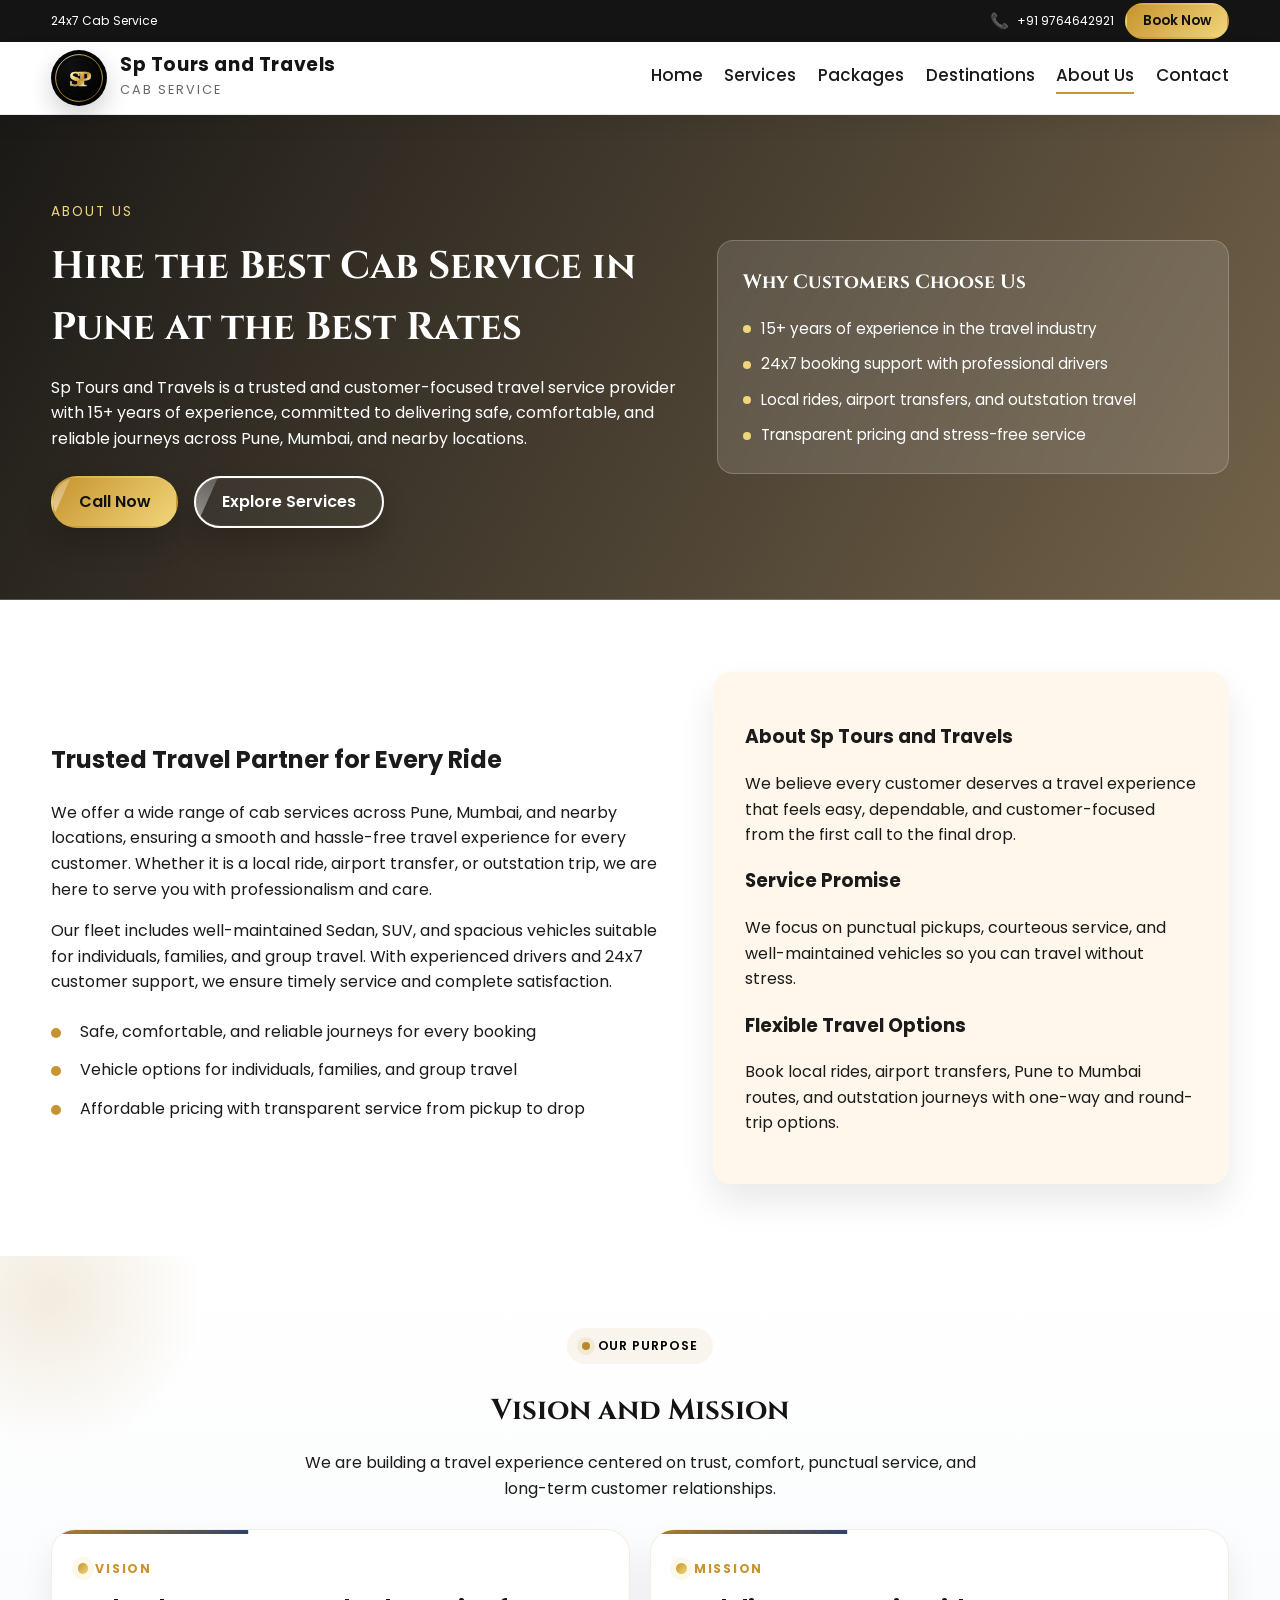
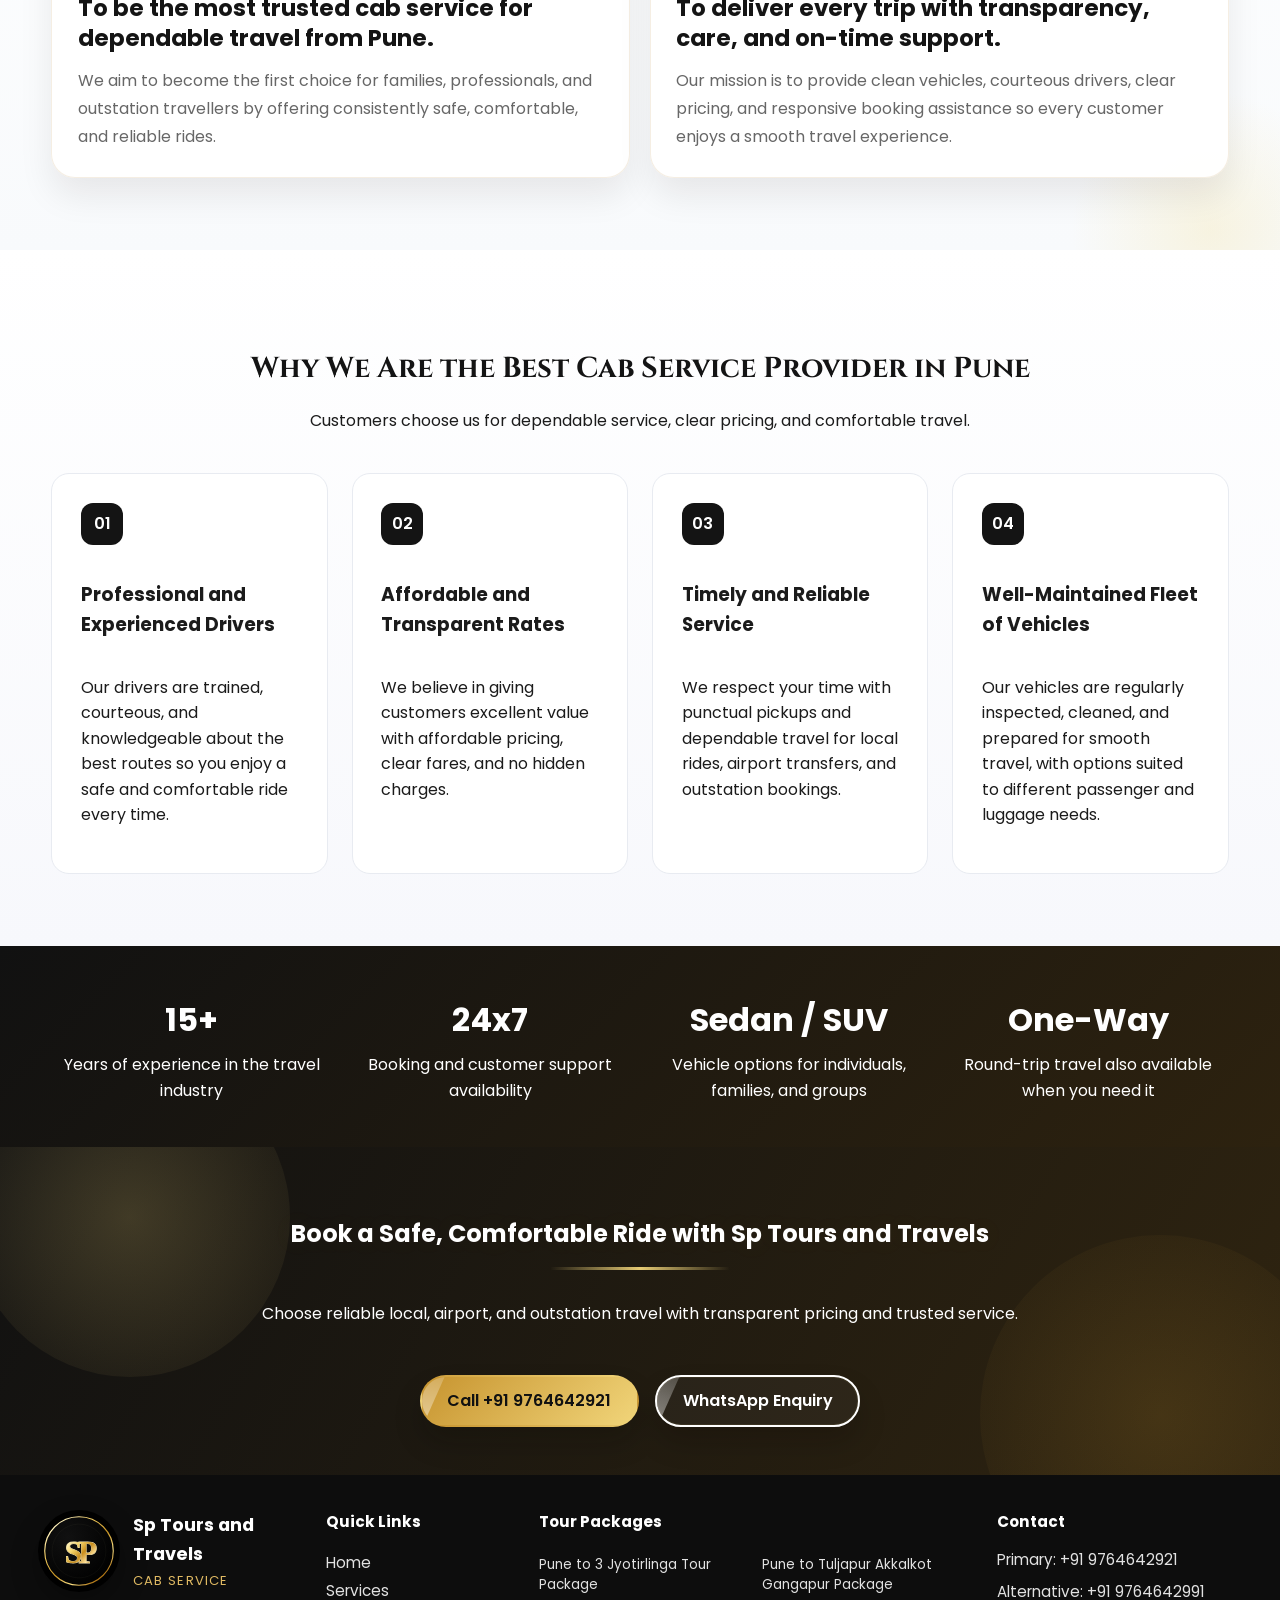
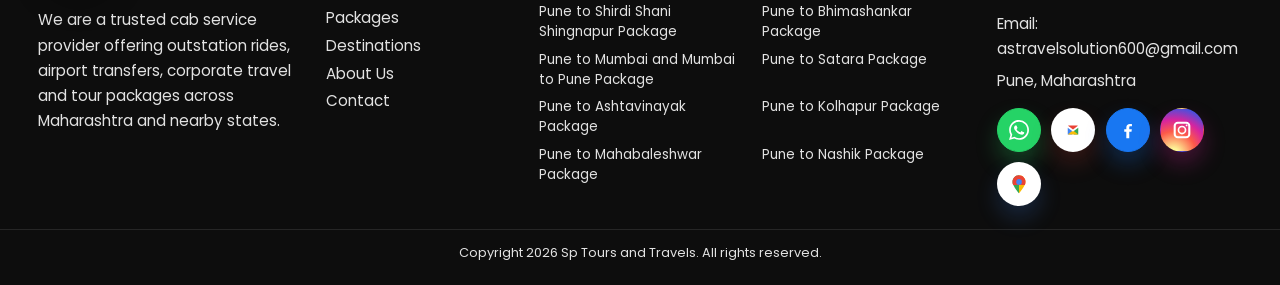
<file: about.html>
<!doctype html>
<html lang="en">
  <head>
    <meta charset="utf-8" />
    <meta name="viewport" content="width=device-width, initial-scale=1" />
    <title>Sp Tours and Travels | About Us</title>
    <meta http-equiv="refresh" content="0; url=Sp%20tours%20and%20Travel/about.html" />
    <script>
      window.location.replace('Sp tours and Travel/about.html' + window.location.search + window.location.hash);
    </script>
  </head>
  <body>
    <p>Redirecting to the site...</p>
  </body>
</html>
</file>
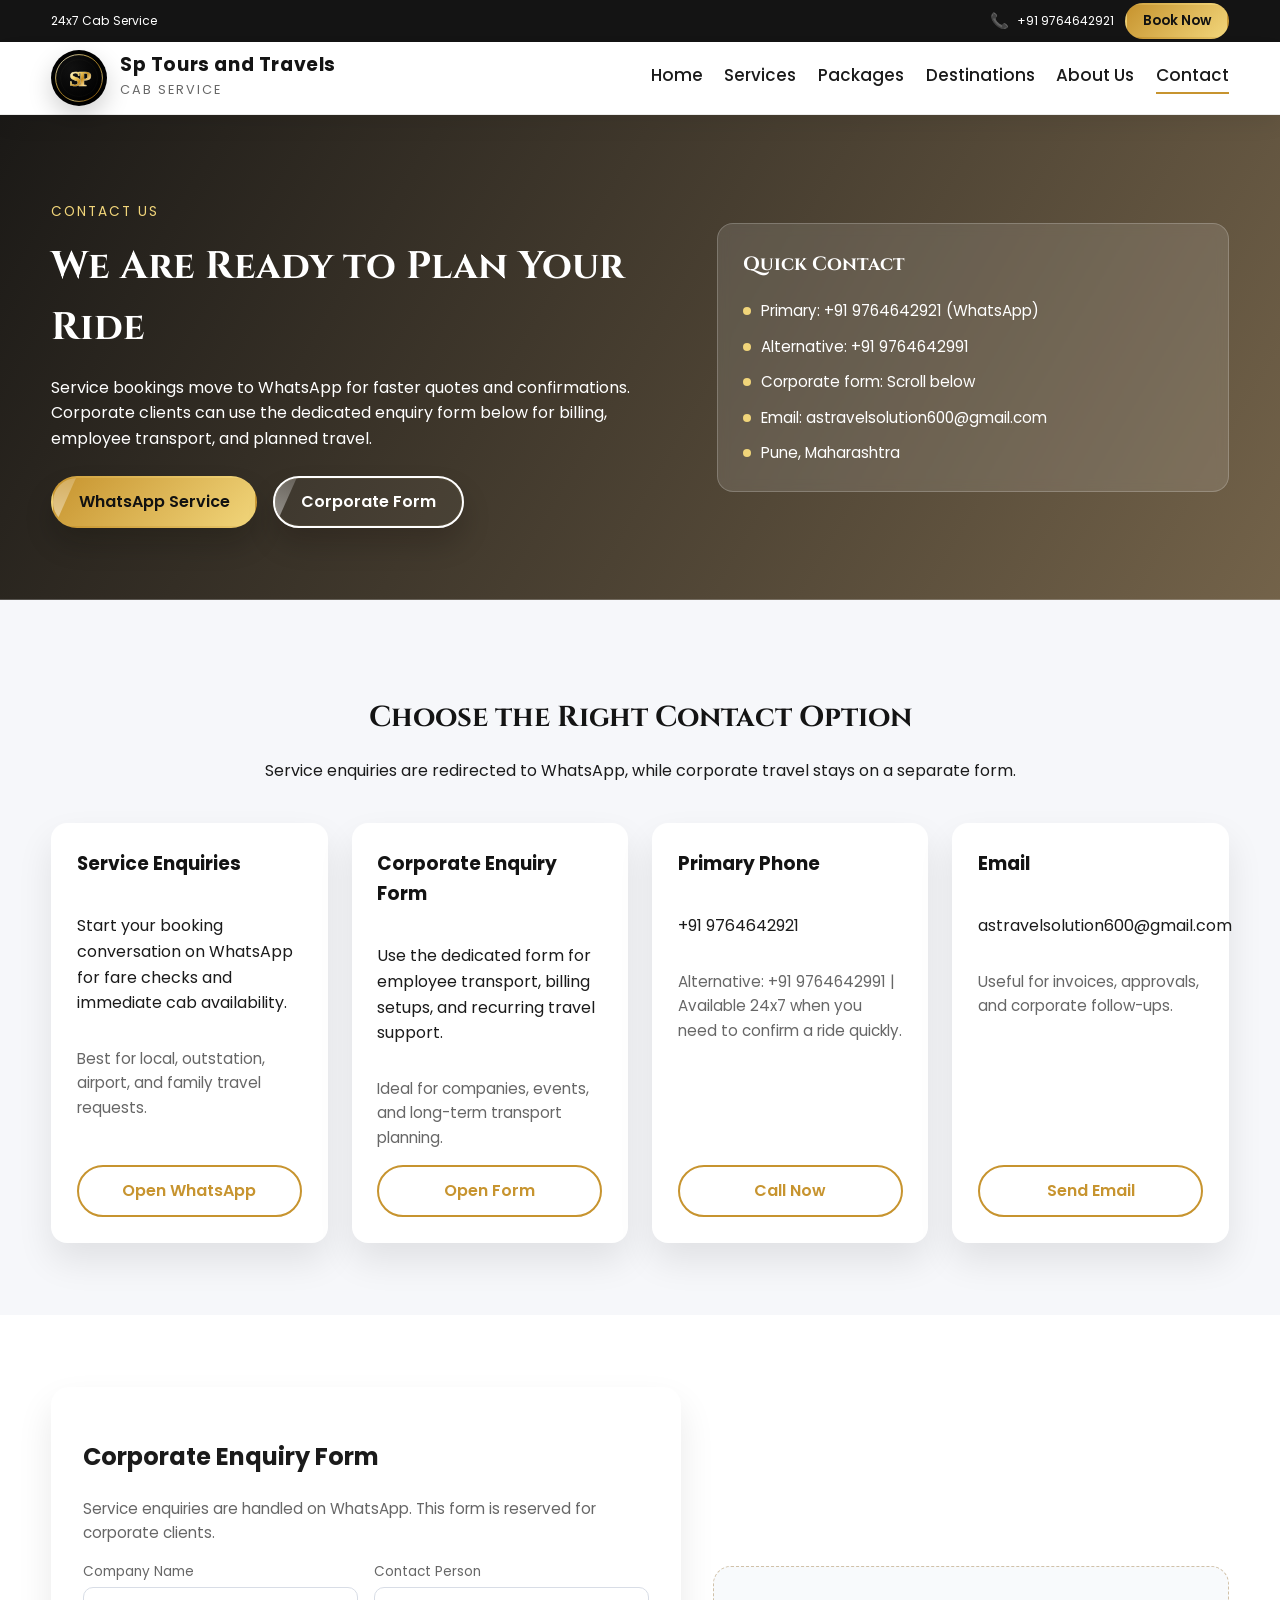
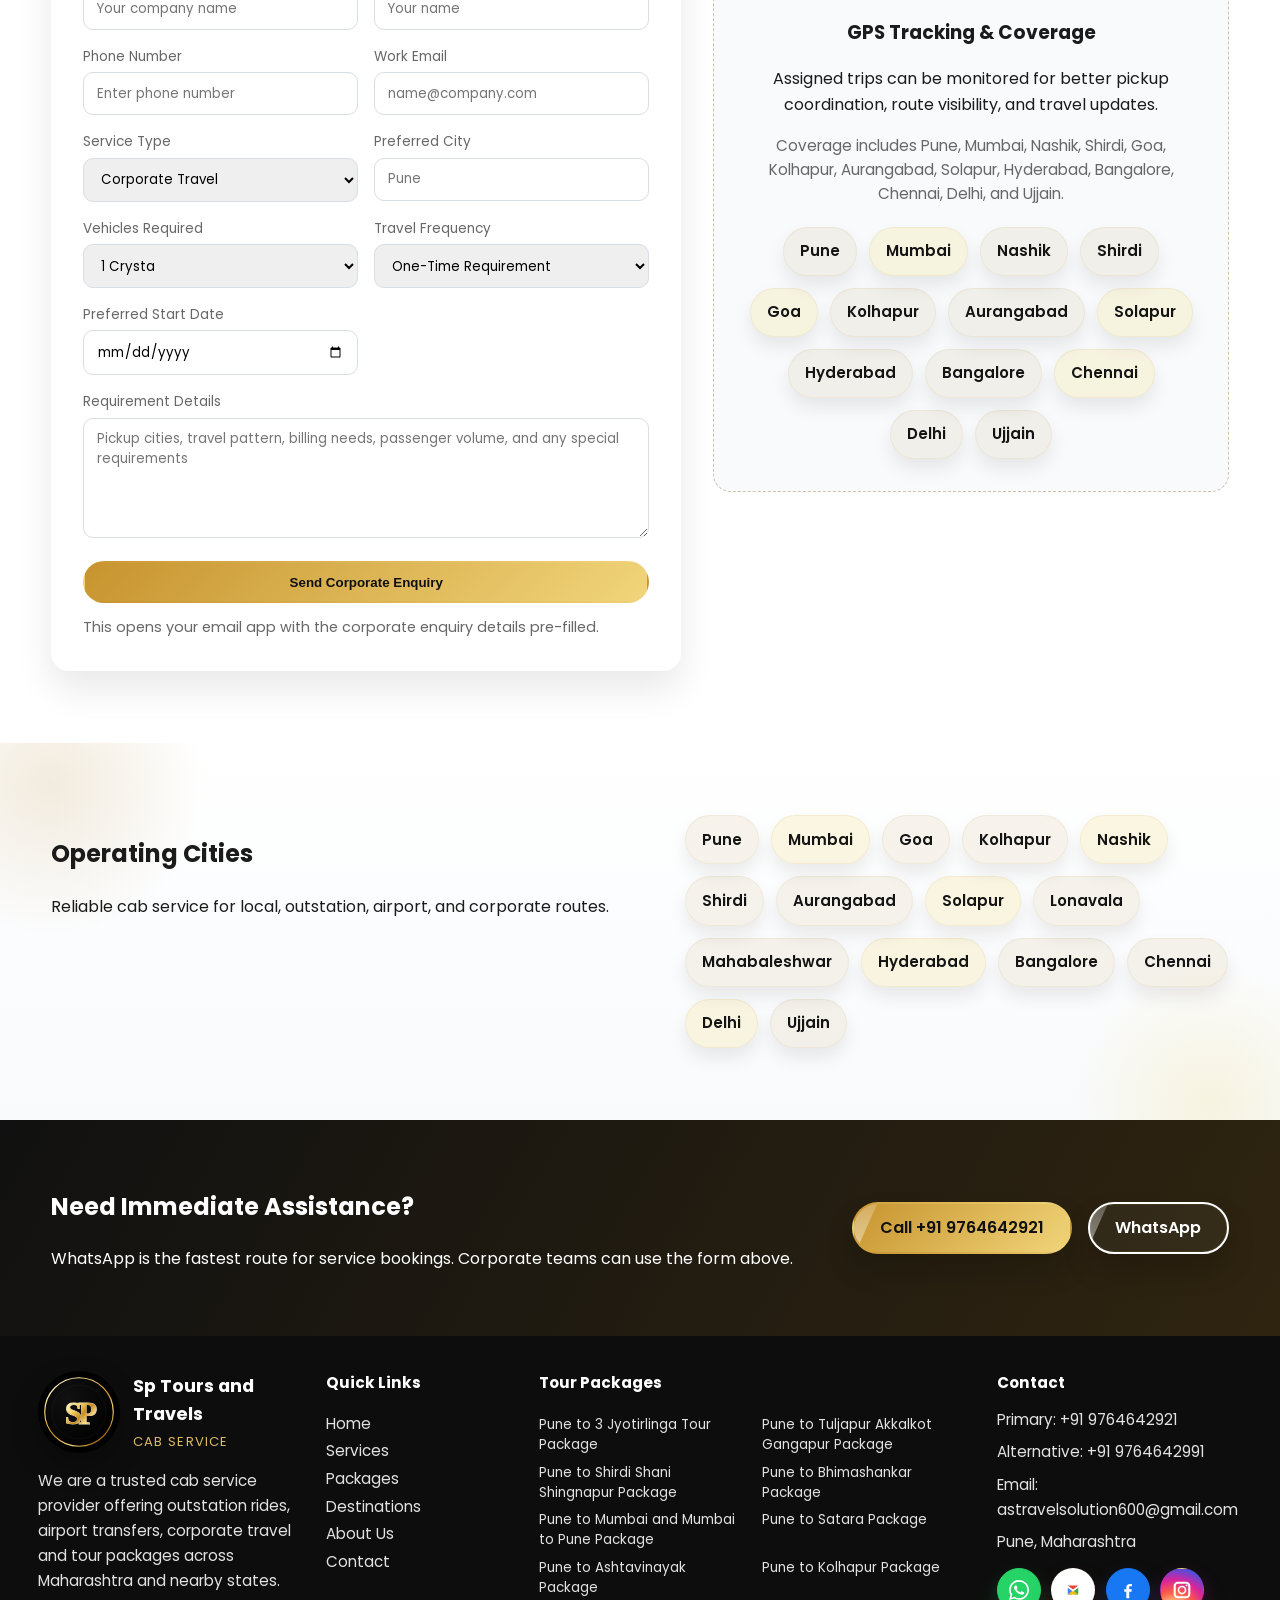
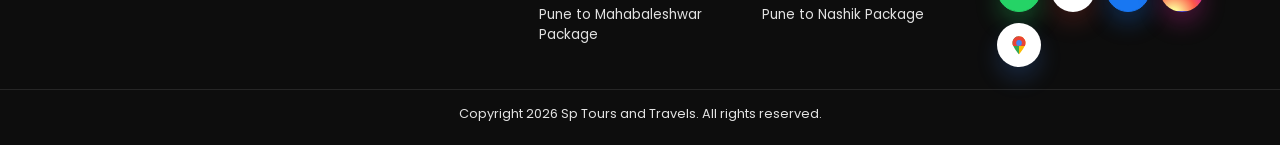
<file: contact.html>
<!doctype html>
<html lang="en">
  <head>
    <meta charset="utf-8" />
    <meta name="viewport" content="width=device-width, initial-scale=1" />
    <title>Sp Tours and Travels | Contact</title>
    <meta http-equiv="refresh" content="0; url=Sp%20tours%20and%20Travel/contact.html" />
    <script>
      window.location.replace('Sp tours and Travel/contact.html' + window.location.search + window.location.hash);
    </script>
  </head>
  <body>
    <p>Redirecting to the site...</p>
  </body>
</html>
</file>
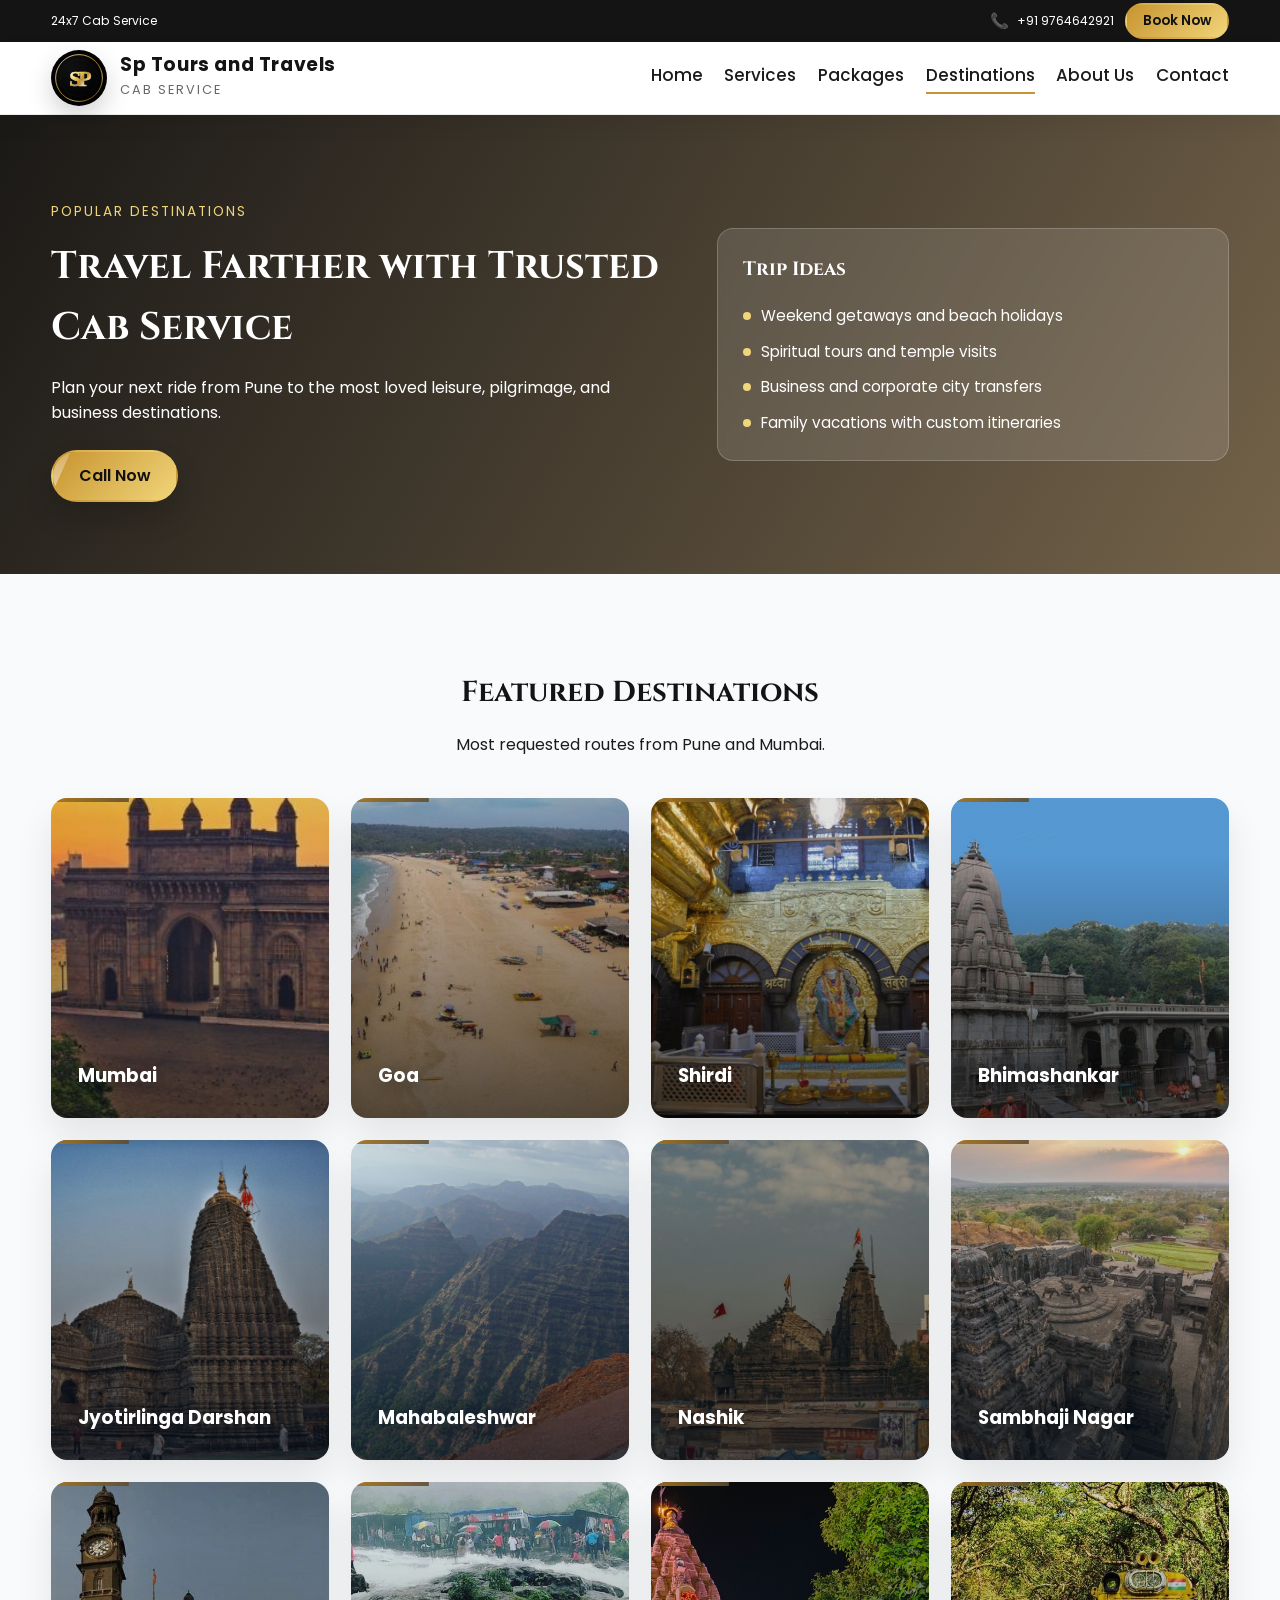
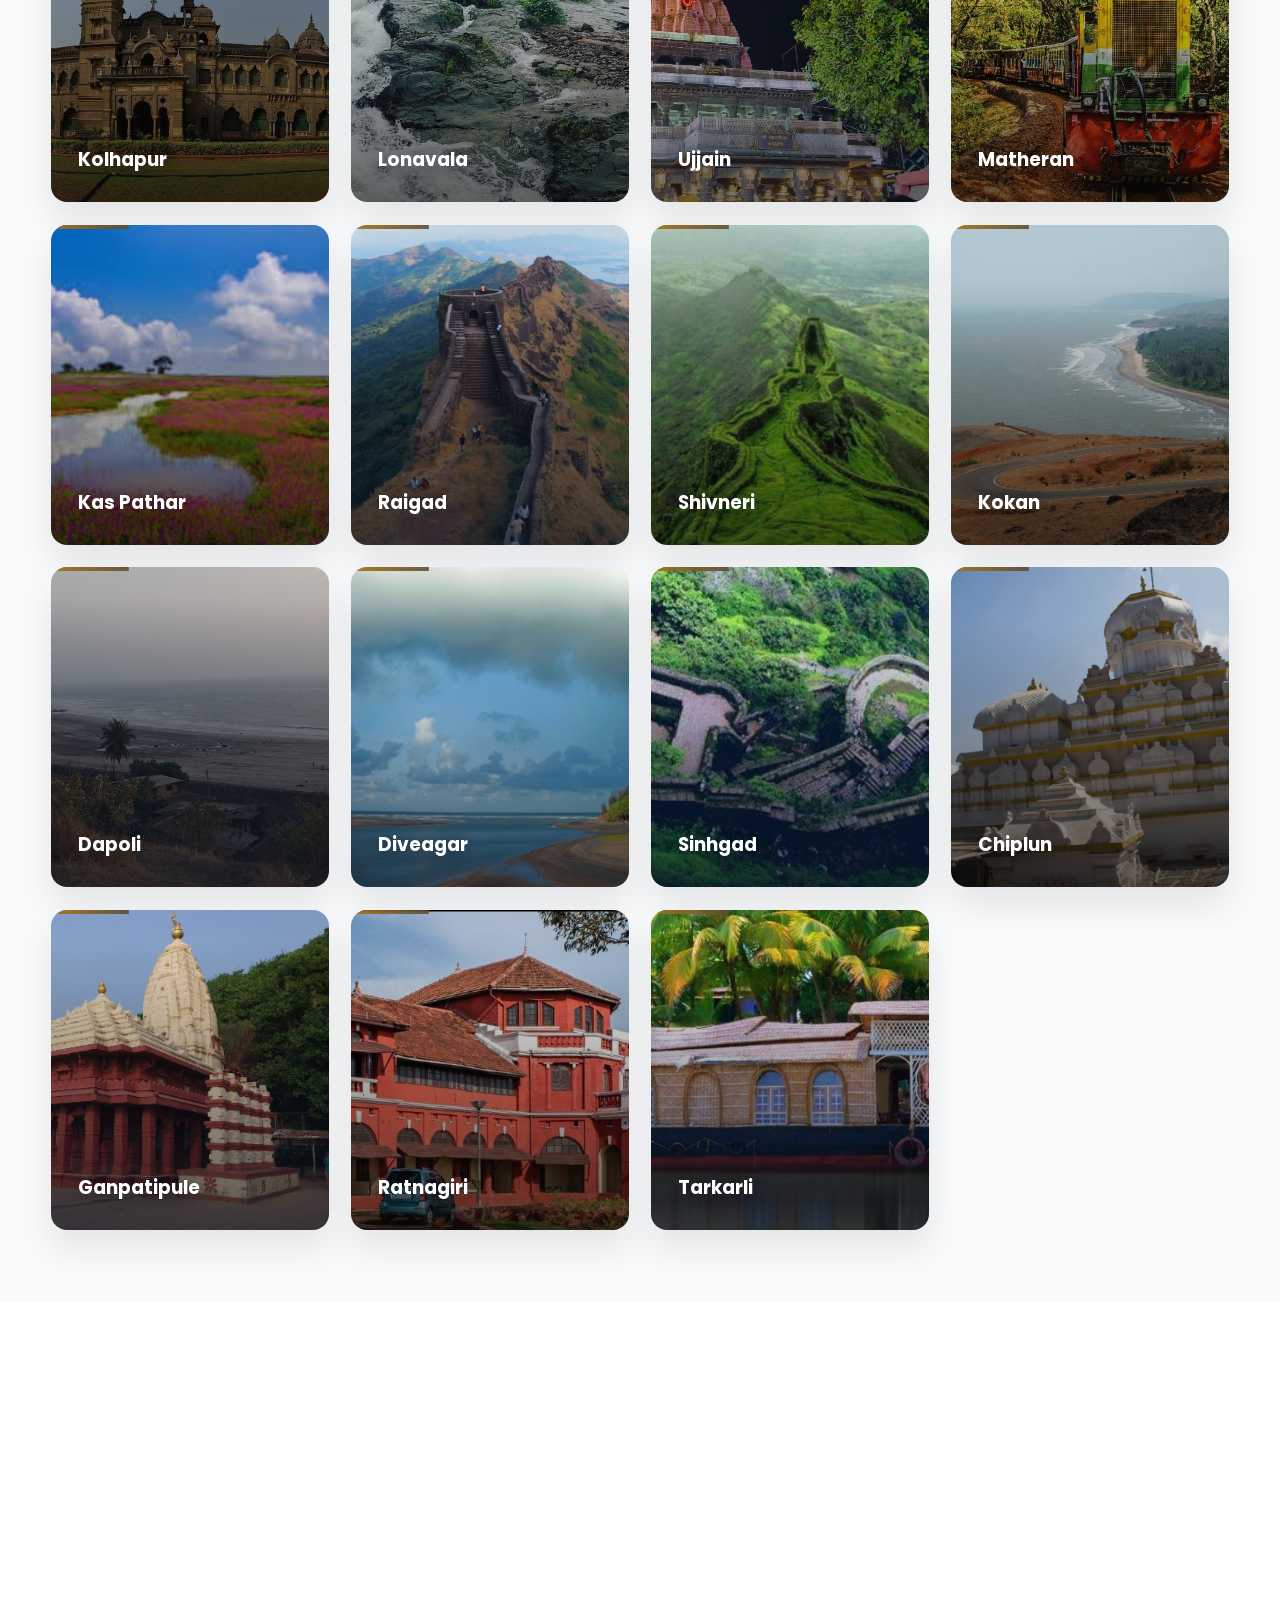
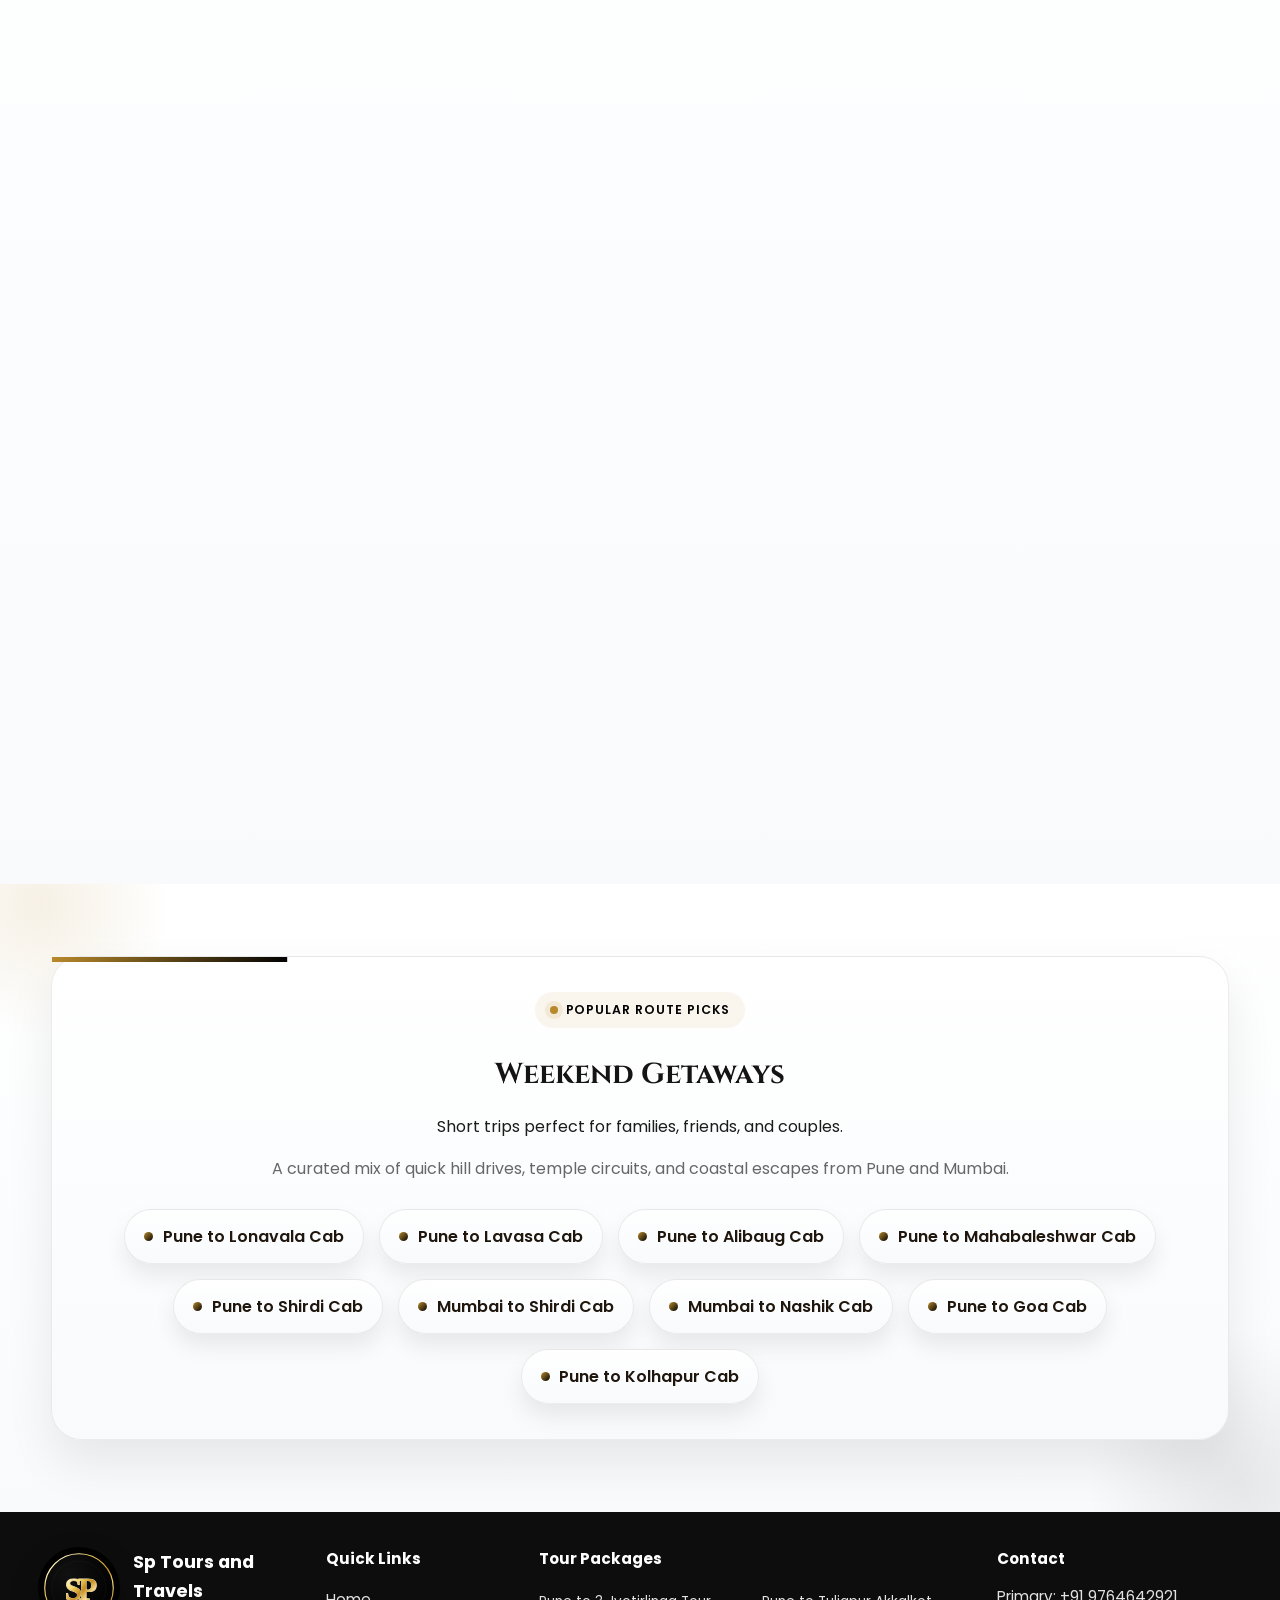
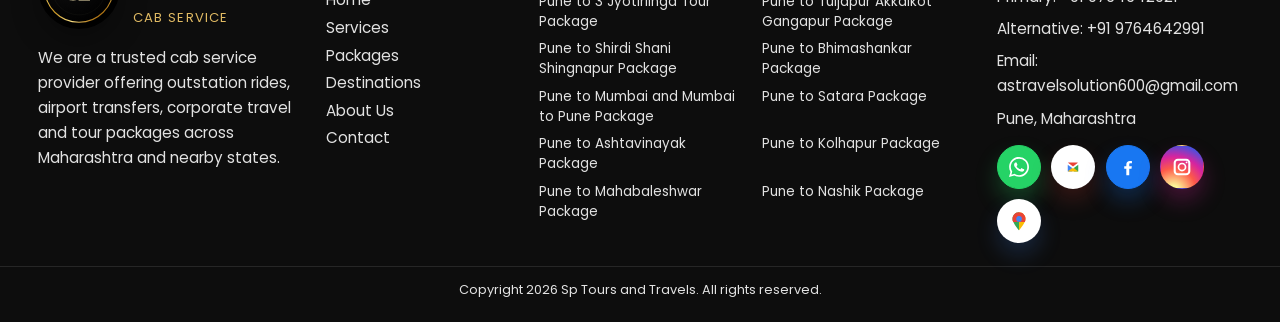
<file: destinations.html>
<!doctype html>
<html lang="en">
  <head>
    <meta charset="utf-8" />
    <meta name="viewport" content="width=device-width, initial-scale=1" />
    <title>Sp Tours and Travels | Destinations</title>
    <meta http-equiv="refresh" content="0; url=Sp%20tours%20and%20Travel/destinations.html" />
    <script>
      window.location.replace('Sp tours and Travel/destinations.html' + window.location.search + window.location.hash);
    </script>
  </head>
  <body>
    <p>Redirecting to the site...</p>
  </body>
</html>
</file>
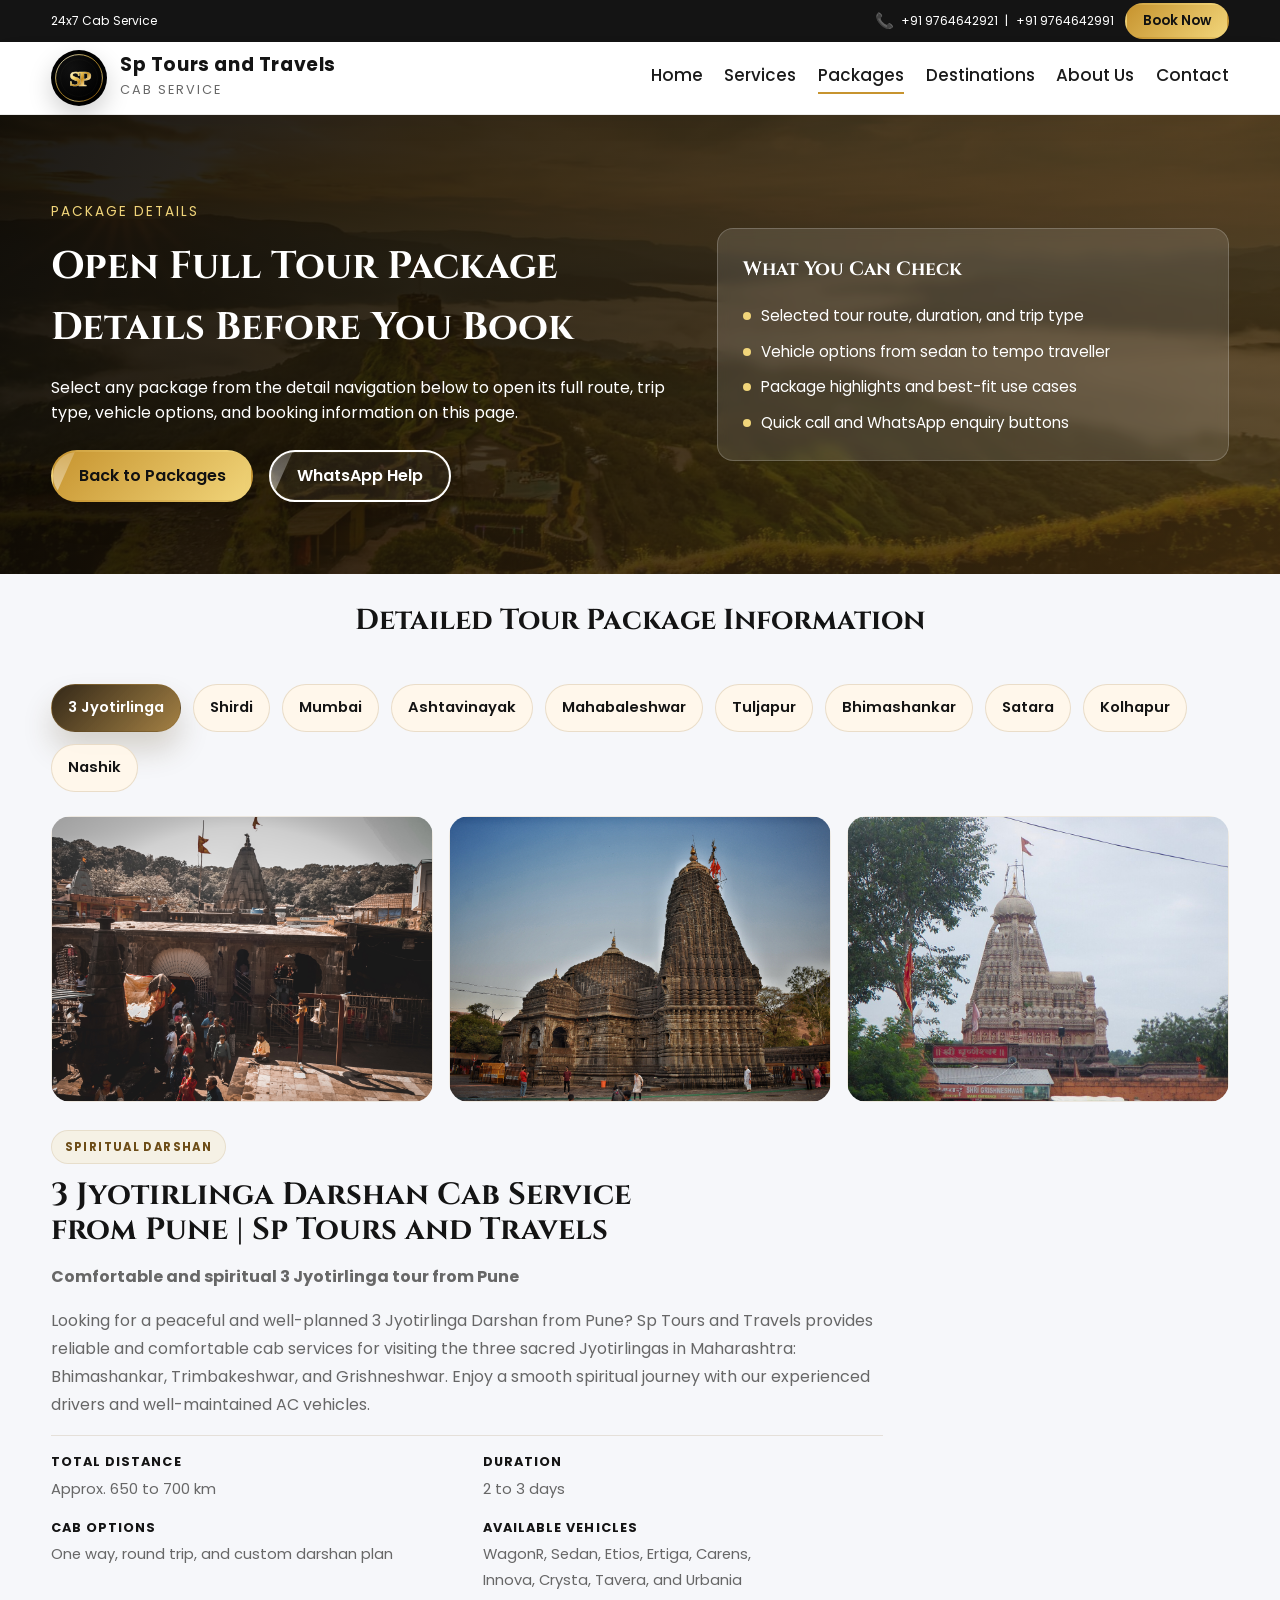
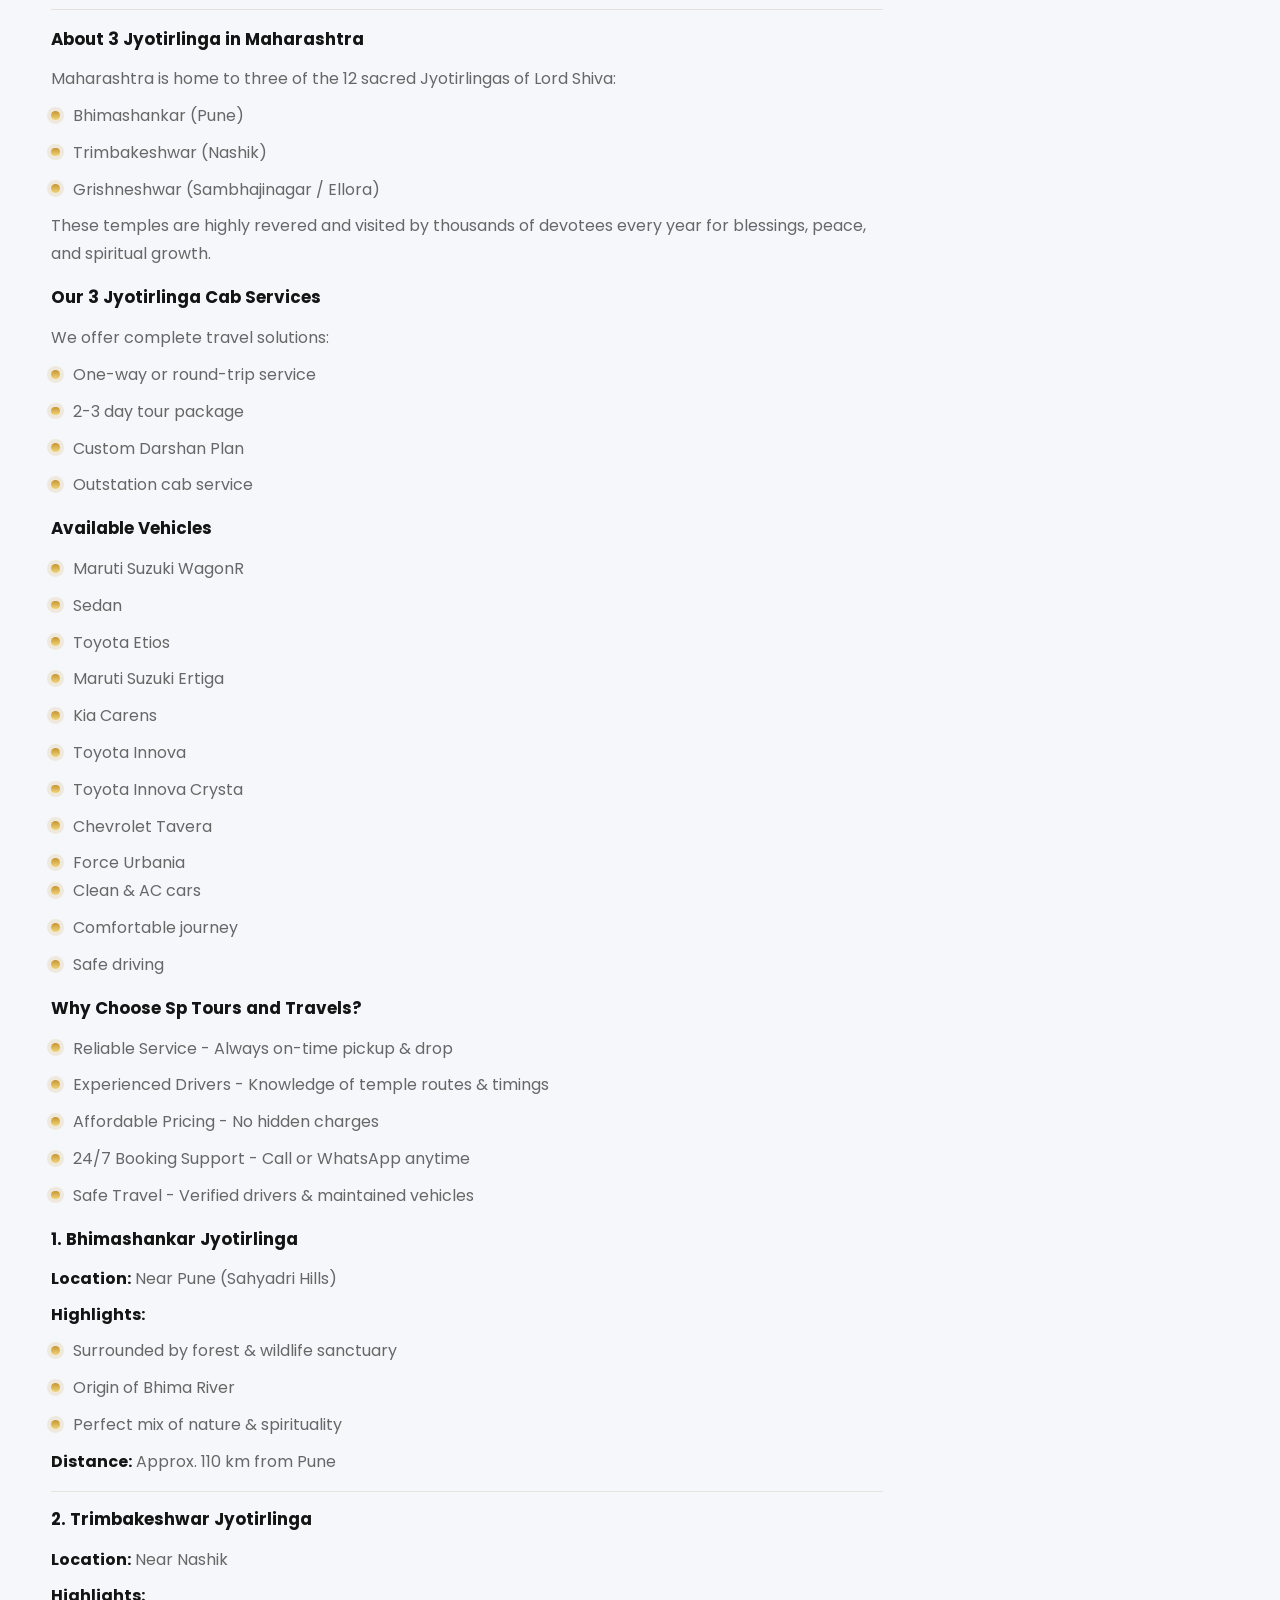
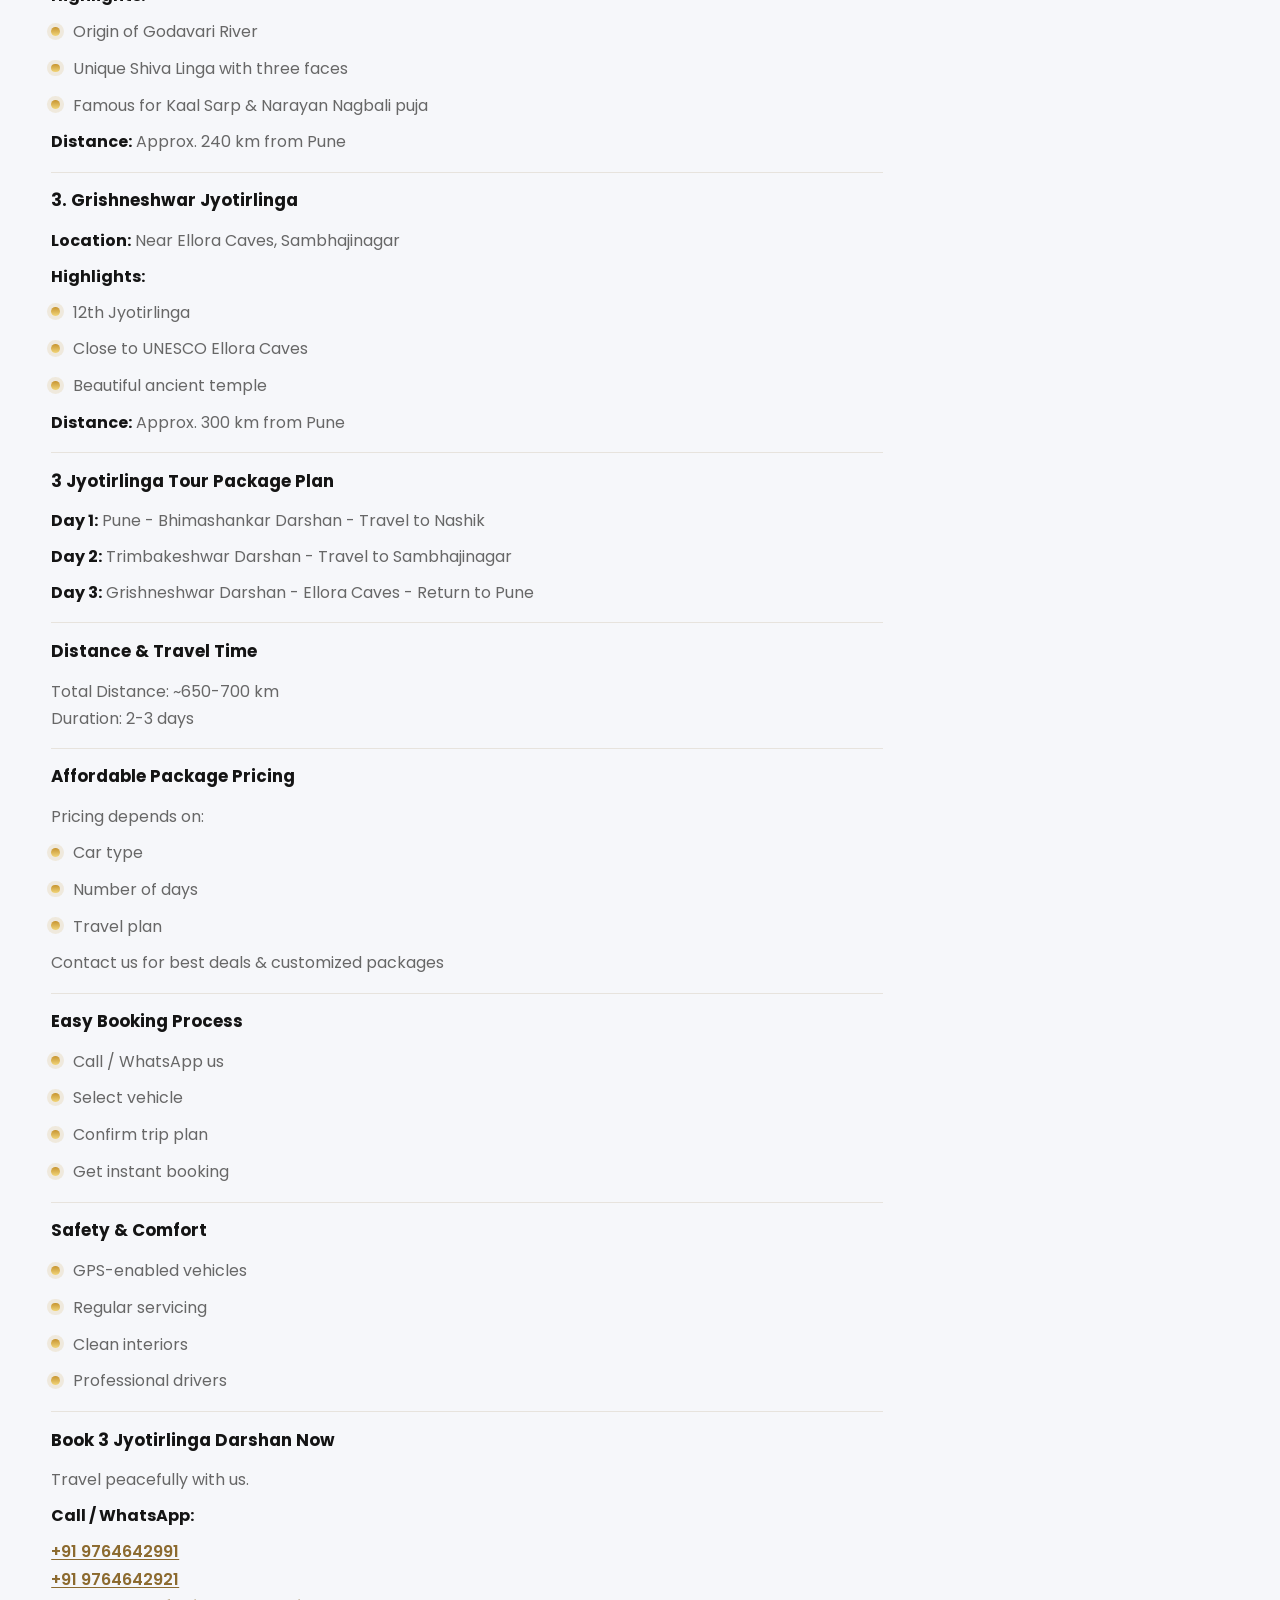
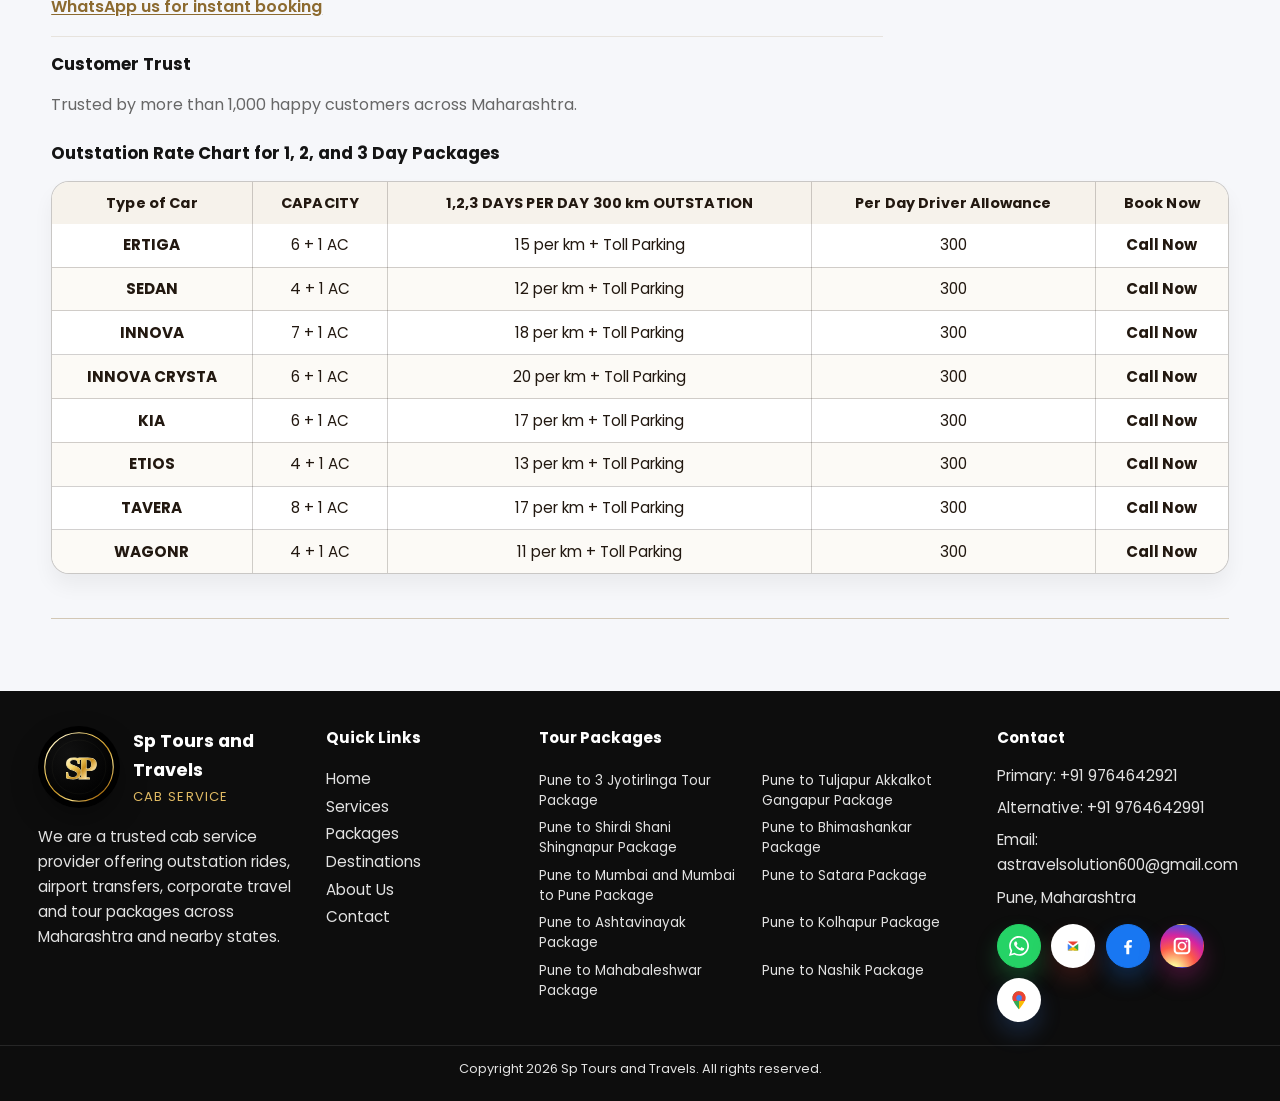
<file: package-details.html>
<!doctype html>
<html lang="en">
  <head>
    <meta charset="utf-8" />
    <meta name="viewport" content="width=device-width, initial-scale=1" />
    <title>Sp Tours and Travels | Package Details</title>
    <meta http-equiv="refresh" content="0; url=Sp%20tours%20and%20Travel/package-details.html" />
    <script>
      window.location.replace('Sp tours and Travel/package-details.html' + window.location.search + window.location.hash);
    </script>
  </head>
  <body>
    <p>Redirecting to the site...</p>
  </body>
</html>
</file>
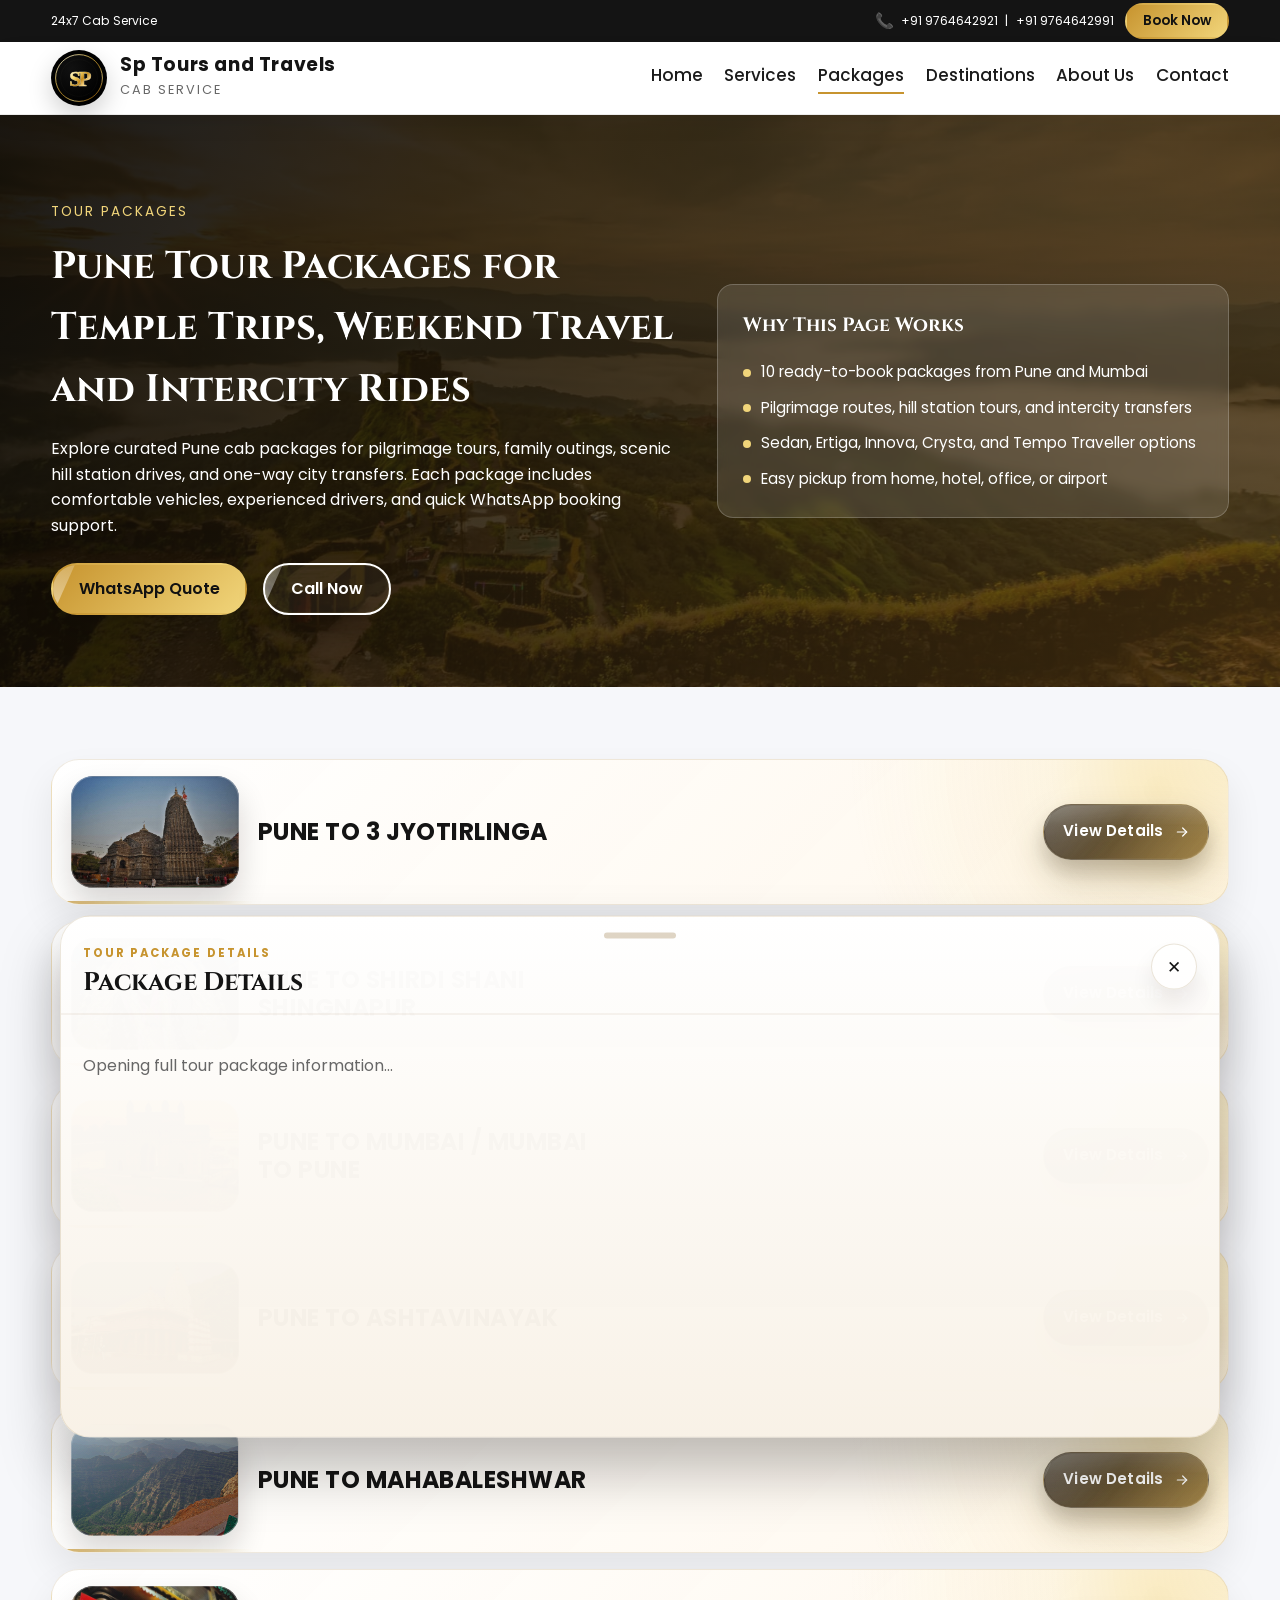
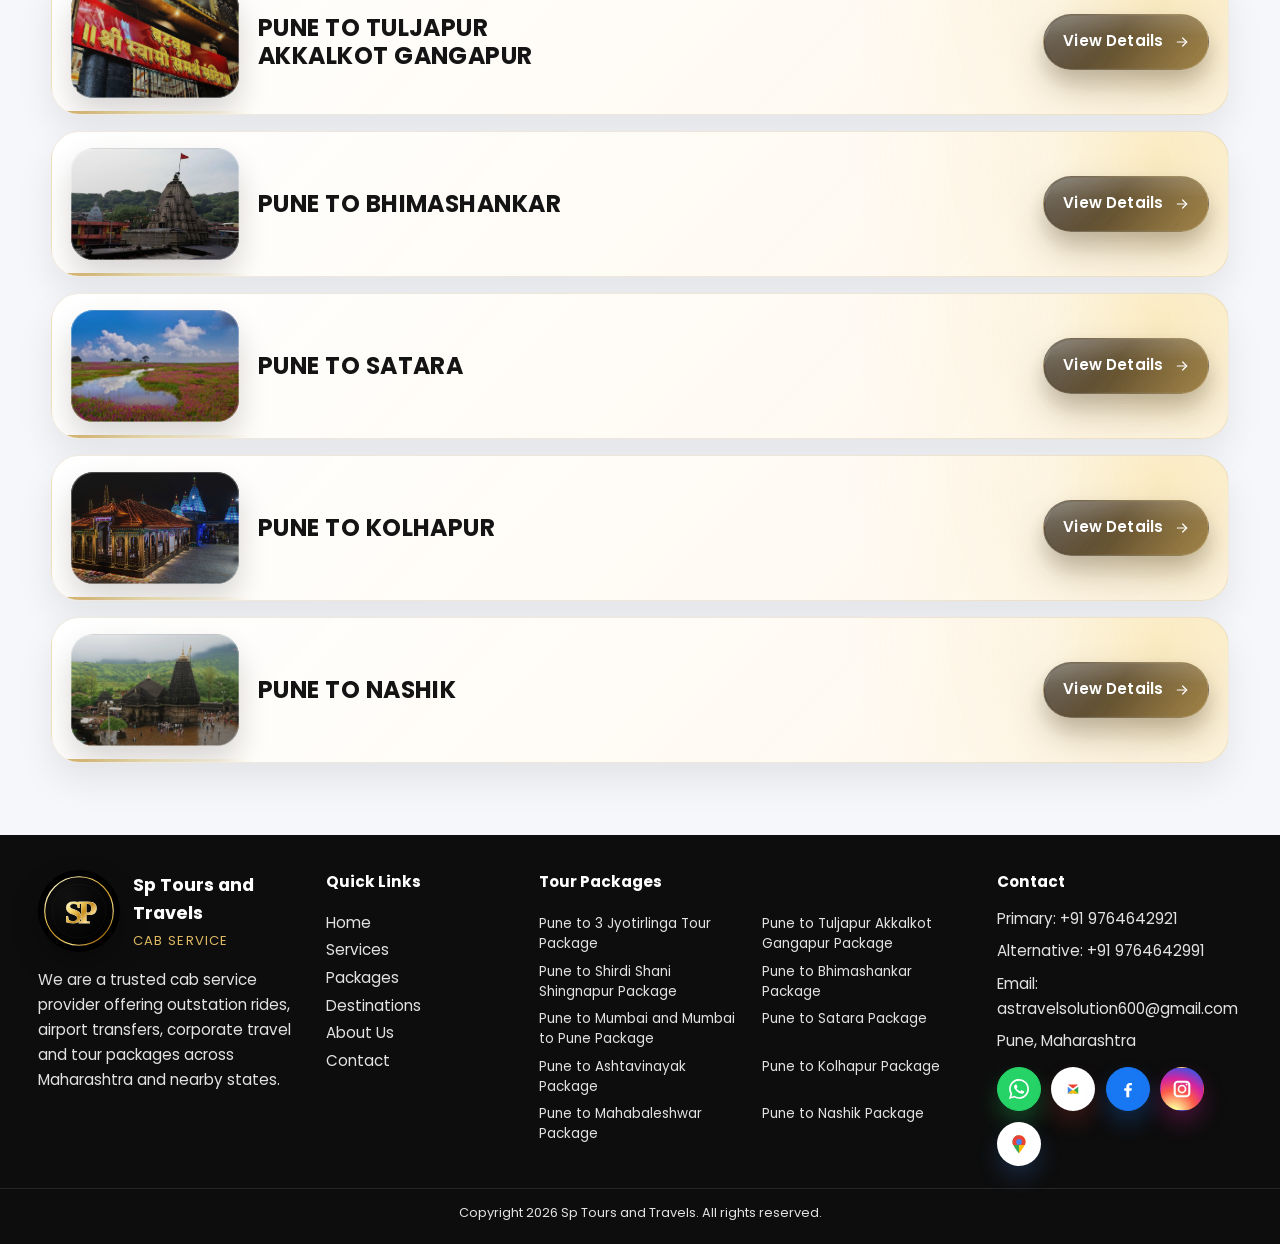
<file: packages.html>
<!doctype html>
<html lang="en">
  <head>
    <meta charset="utf-8" />
    <meta name="viewport" content="width=device-width, initial-scale=1" />
    <title>Sp Tours and Travels | Packages</title>
    <meta http-equiv="refresh" content="0; url=Sp%20tours%20and%20Travel/packages.html" />
    <script>
      window.location.replace('Sp tours and Travel/packages.html' + window.location.search + window.location.hash);
    </script>
  </head>
  <body>
    <p>Redirecting to the site...</p>
  </body>
</html>
</file>
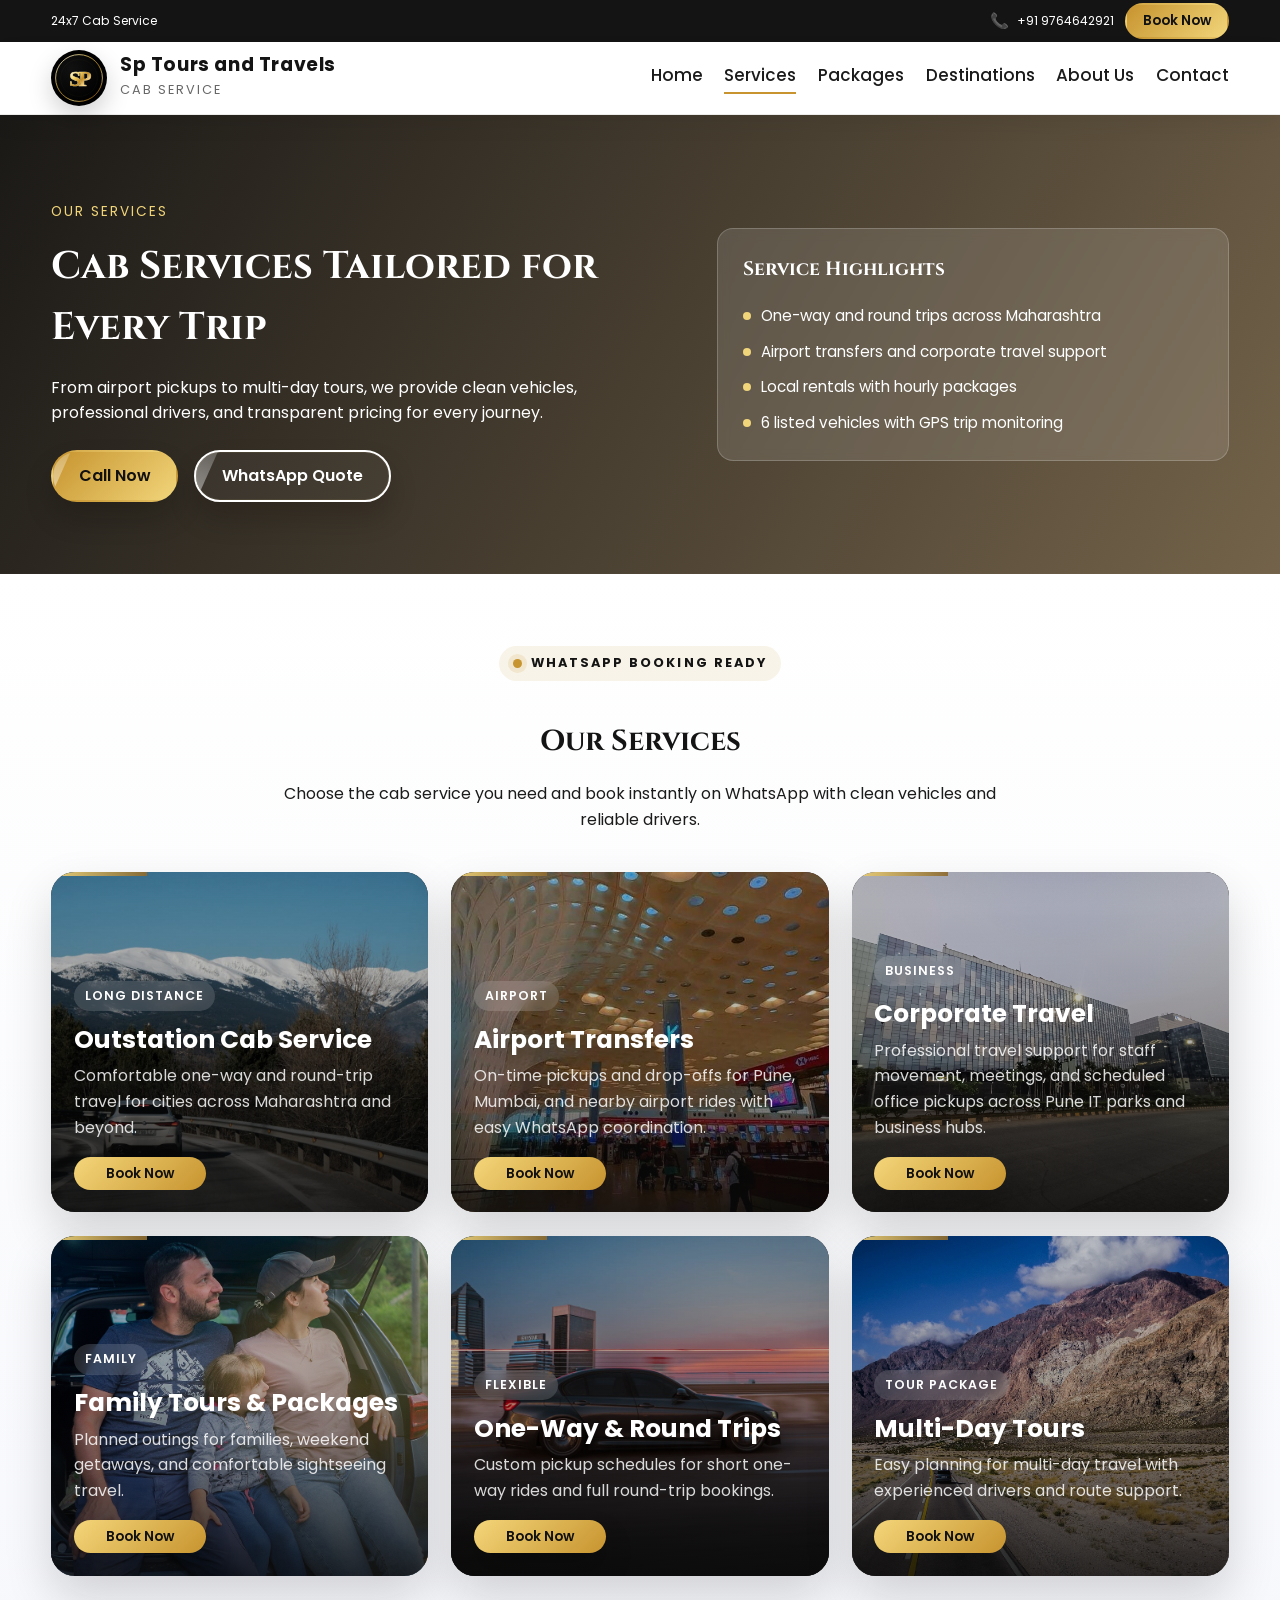
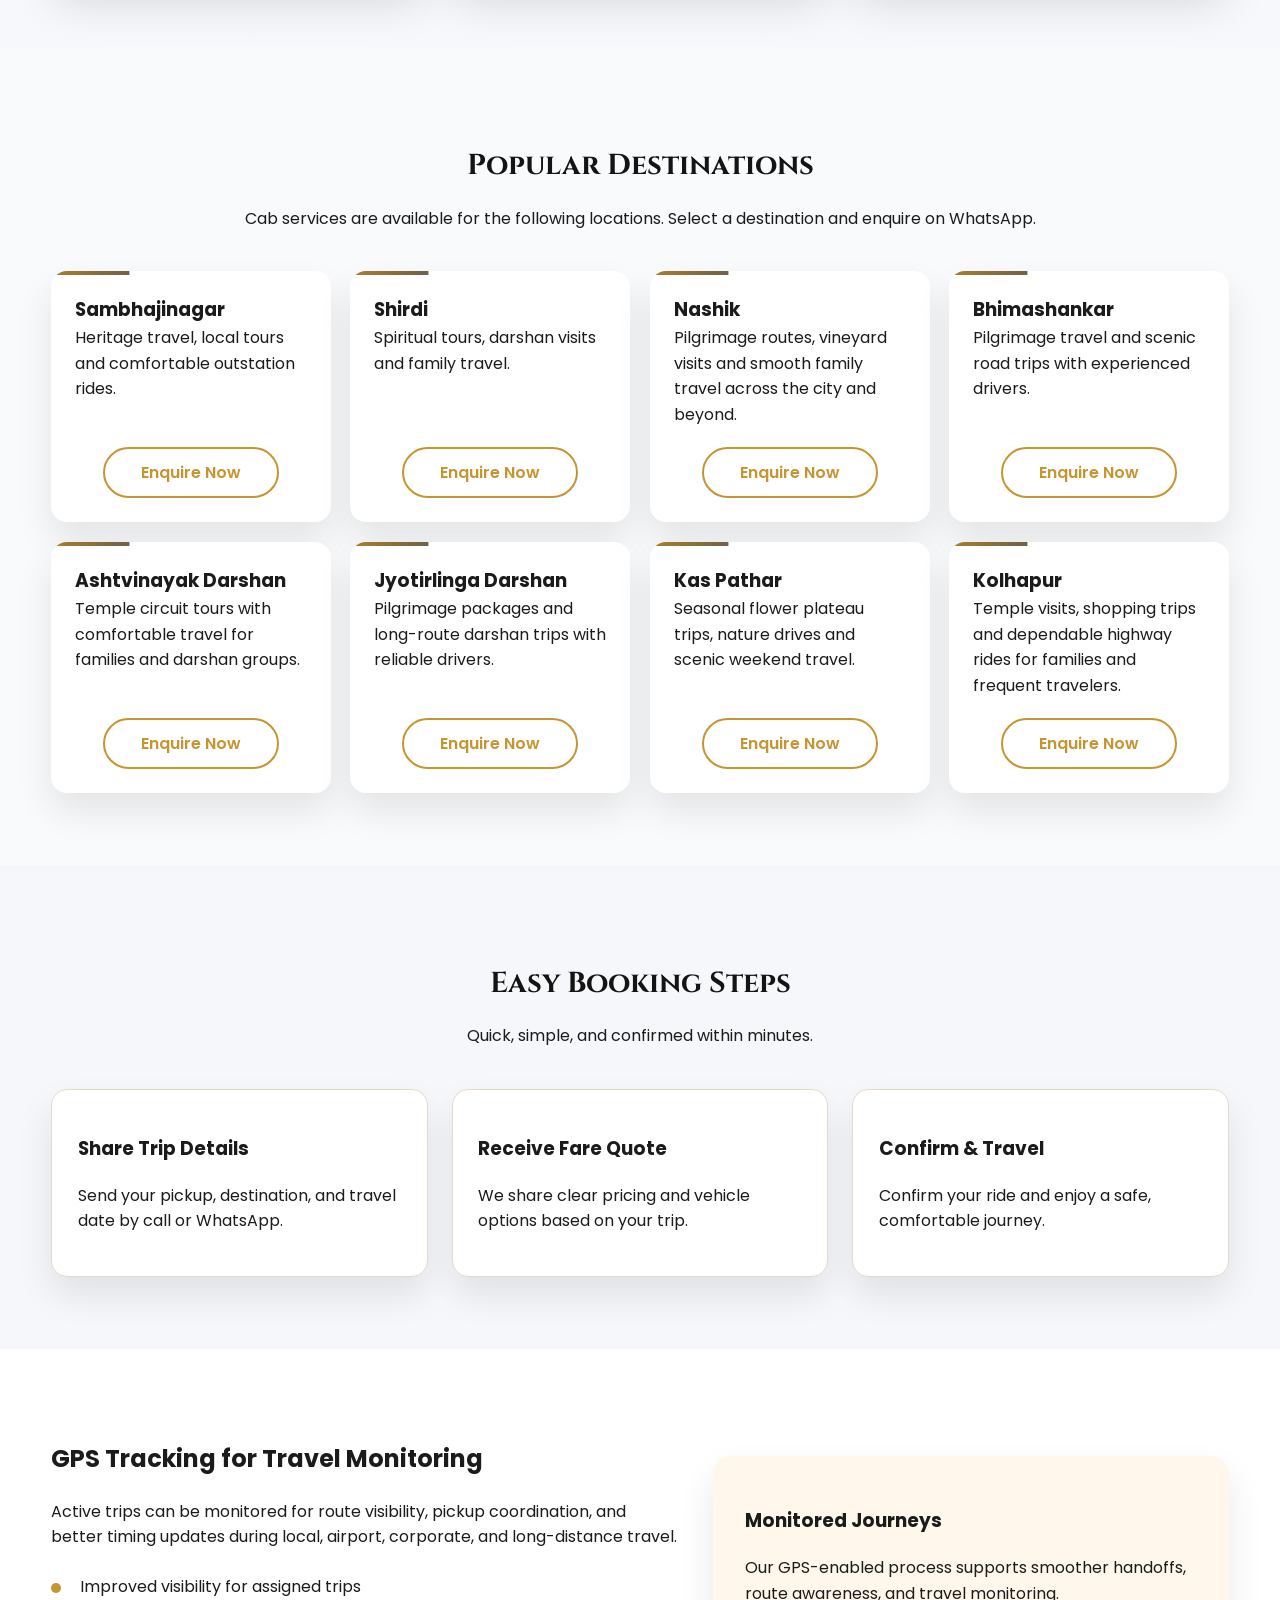
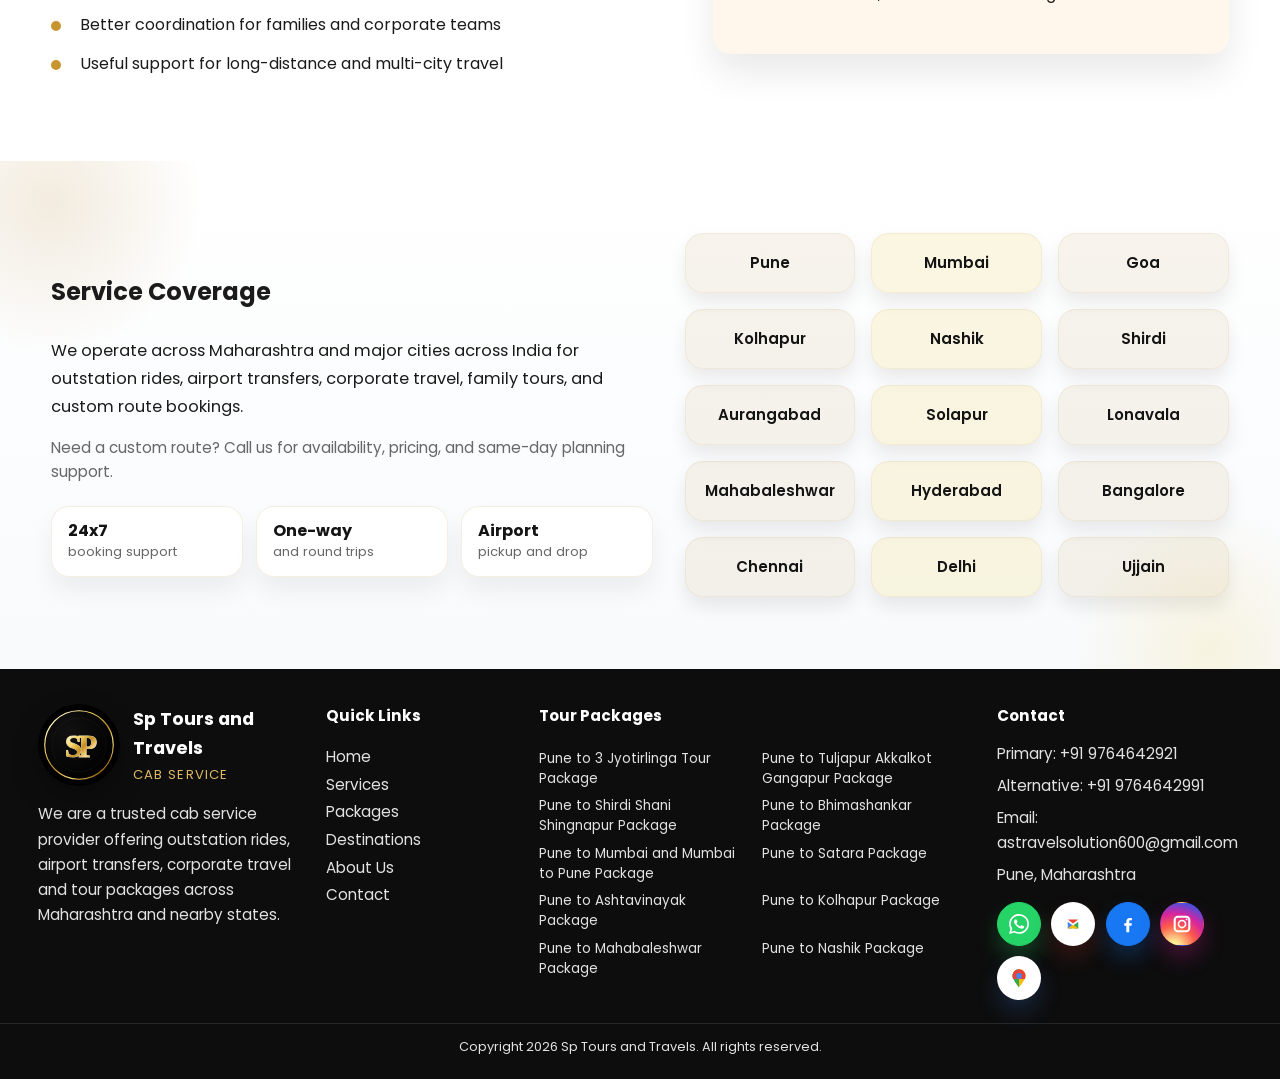
<file: services.html>
<!doctype html>
<html lang="en">
  <head>
    <meta charset="utf-8" />
    <meta name="viewport" content="width=device-width, initial-scale=1" />
    <title>Sp Tours and Travels | Services</title>
    <meta http-equiv="refresh" content="0; url=Sp%20tours%20and%20Travel/services.html" />
    <script>
      window.location.replace('Sp tours and Travel/services.html' + window.location.search + window.location.hash);
    </script>
  </head>
  <body>
    <p>Redirecting to the site...</p>
  </body>
</html>
</file>
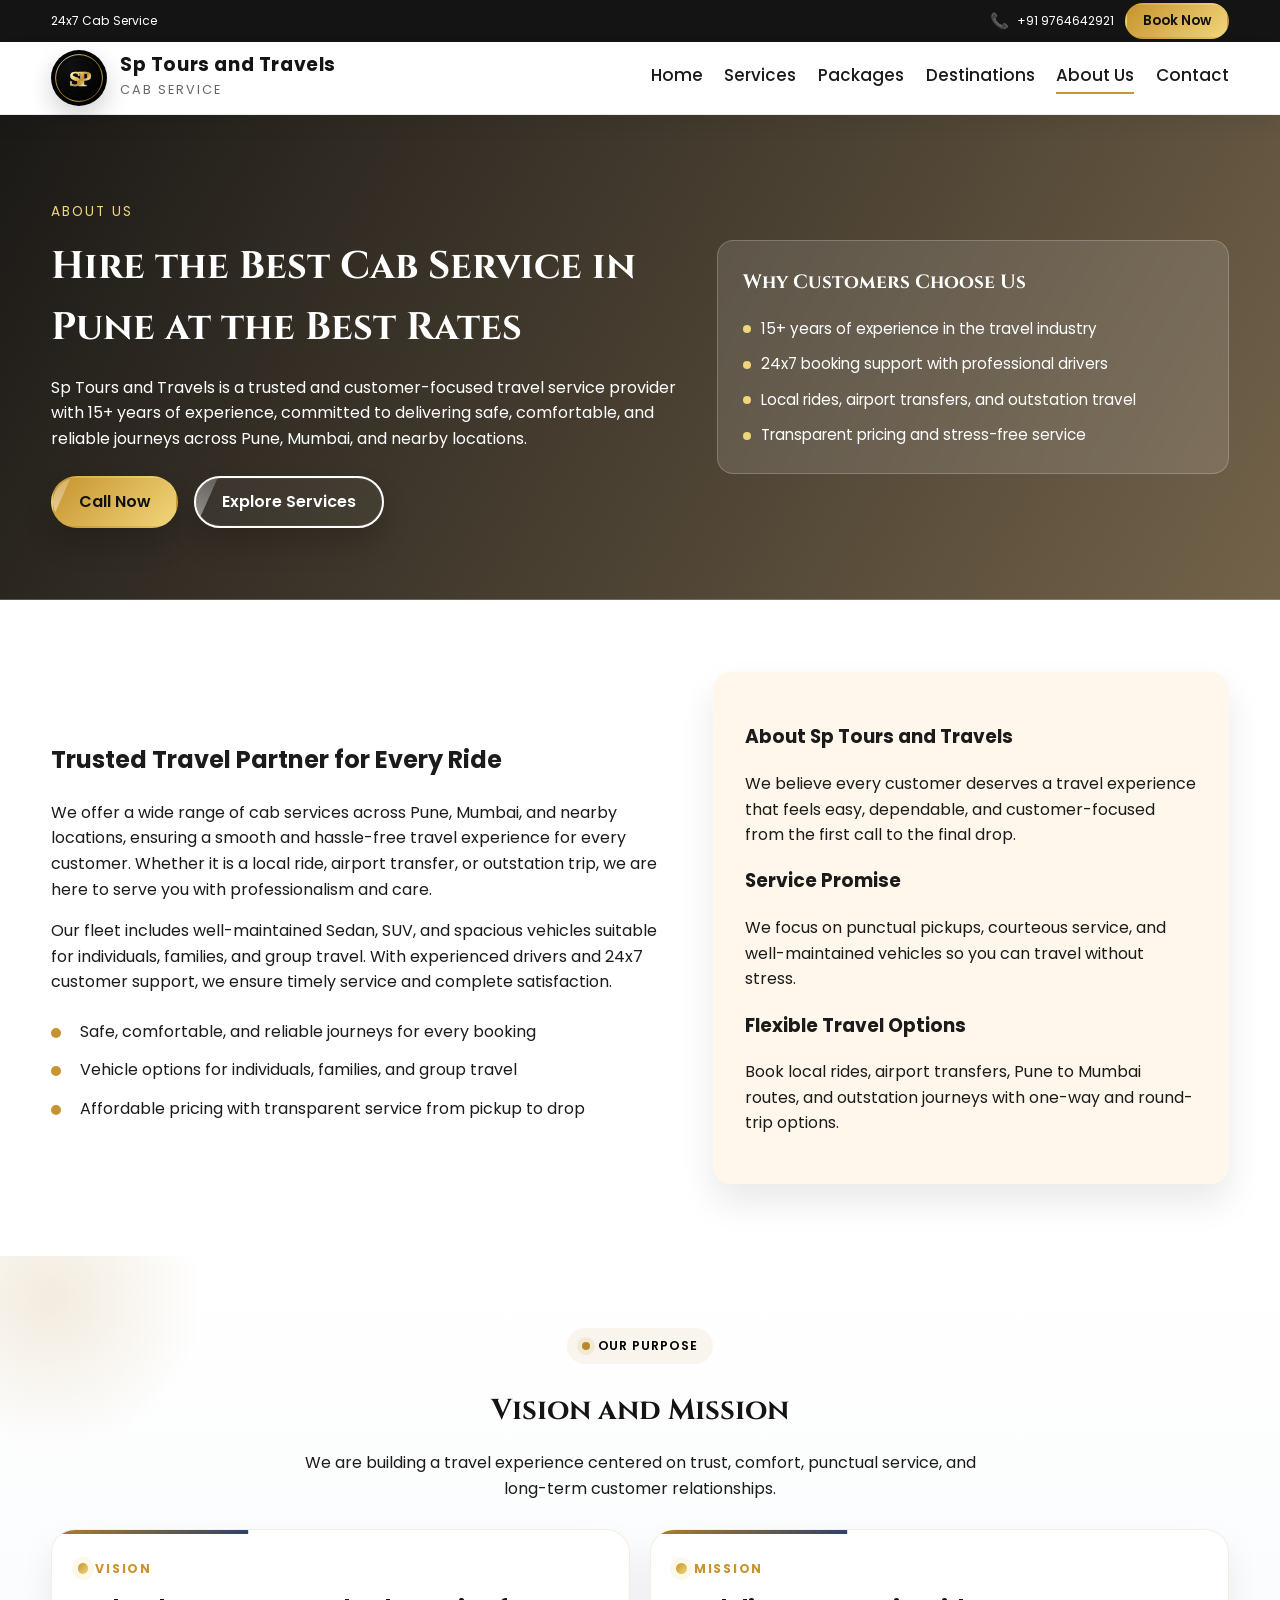
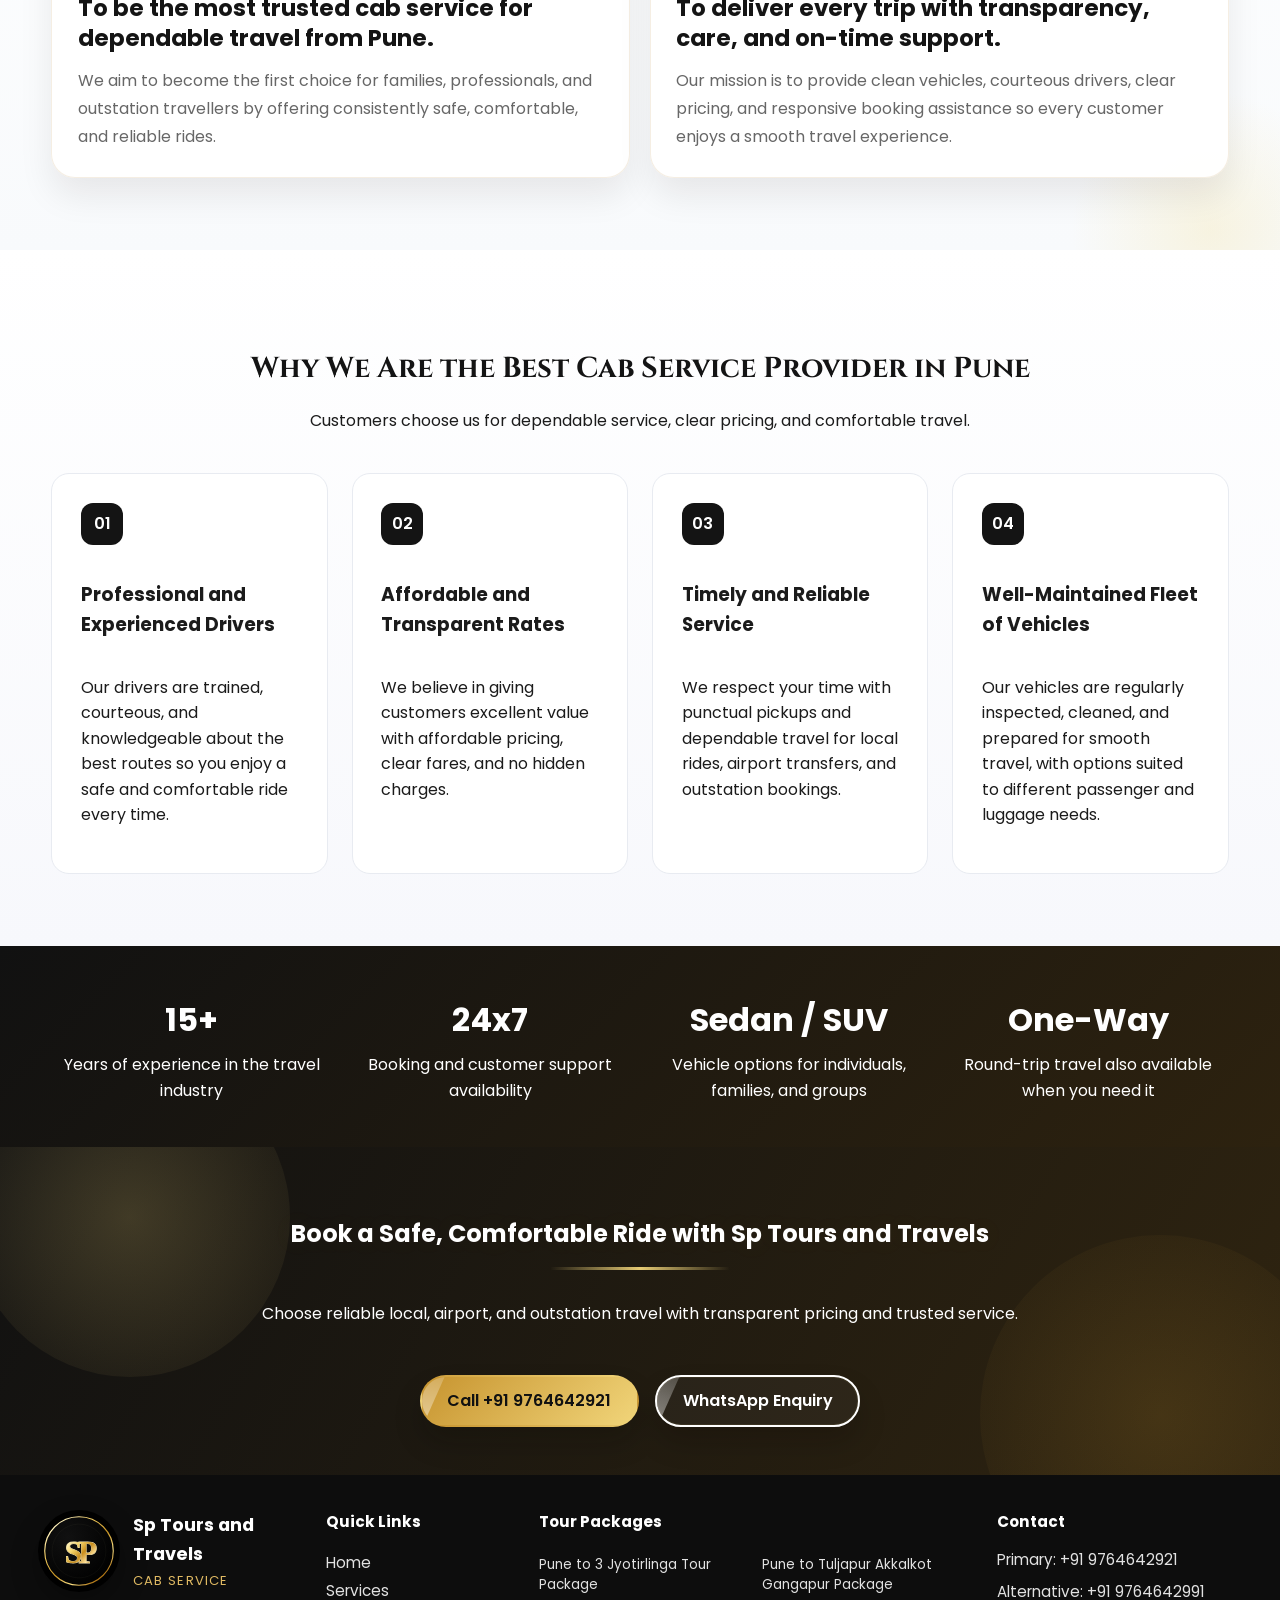
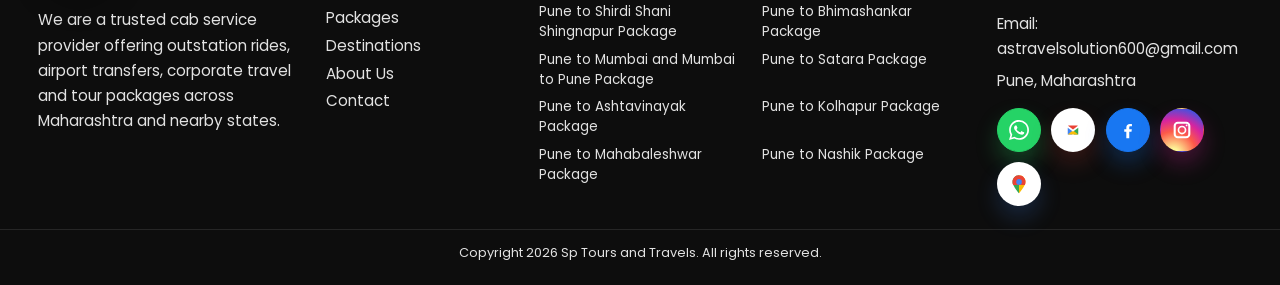
<file: Sp tours and Travel/about.html>
<!doctype html>
<html lang="en">
  <head>
    <meta charset="utf-8" />
    <meta name="viewport" content="width=device-width, initial-scale=1" />
    <title>Sp Tours and Travels | About Us</title>
    <meta name="description" content="Learn about Sp Tours and Travels, a trusted cab service in Pune with 15+ years of experience, 24x7 support, and reliable outstation travel." />
    <link rel="preconnect" href="https://fonts.googleapis.com" />
    <link rel="preconnect" href="https://fonts.gstatic.com" crossorigin />
    <link href="https://fonts.googleapis.com/css2?family=Cinzel:wght@500;600;700&family=Poppins:wght@300;400;500;600;700&display=swap" rel="stylesheet" />
    <link rel="icon" href="favicon.ico" sizes="any" />
    <link rel="icon" type="image/png" sizes="48x48" href="favicon-48x48.png" />
    <link rel="apple-touch-icon" sizes="180x180" href="apple-touch-icon.png" />
    <link rel="manifest" href="site.webmanifest" />
    <meta name="theme-color" content="#0d6efd" />
    <link rel="stylesheet" href="styles.css" />
  </head>
  <body>
    <div class="topbar">
      <div class="container topbar-inner">
        <div class="topbar-item">24x7 Cab Service</div>
        <div class="topbar-item">
          <span class="topbar-phone"><span class="topbar-phone-icon" aria-hidden="true">&#128222;</span><span>+91 9764642921</span></span>
          <a class="btn btn-small" href="https://wa.me/919764642921?text=Hello%20Sp%20Tours%20and%20Travels%2C%0A%0AI%20would%20like%20to%20book%20a%20cab%20service.%0APlease%20share%20the%20available%20vehicle%20options%2C%20fare%2C%20and%20booking%20details.%0A%0AThank%20you." target="_blank" rel="noreferrer">Book Now</a>
        </div>
      </div>
    </div>

    <header class="site-header">
      <div class="container header-inner">
        <a class="logo" href="index.html" aria-label="Sp Tours and Travels">
          <span class="logo-mark" aria-hidden="true"><img src="assets/as-logo-badge.svg" alt="" /></span>
          <span class="logo-text">
            <strong>Sp Tours and Travels</strong>
            <em>Cab Service</em>
          </span>
        </a>
        <button class="nav-toggle" type="button" aria-expanded="false" aria-controls="primary-nav">Menu</button>
        <nav id="primary-nav" class="site-nav">
          <a href="index.html">Home</a>
          <a href="services.html">Services</a>
          <a href="packages.html">Packages</a>
          <a href="destinations.html">Destinations</a>
          <a href="about.html" aria-current="page">About Us</a>
          <a href="contact.html">Contact</a>
        </nav>
      </div>
    </header>

    <section class="page-hero" style="--page-bg: url('https://images.unsplash.com/photo-1489515217757-5fd1be406fef?auto=format&fit=crop&w=1600&q=80');">
      <div class="container page-hero-inner">
        <div>
          <p class="eyebrow">About Us</p>
          <h1>Hire the Best Cab Service in Pune at the Best Rates</h1>
          <p>
            Sp Tours and Travels is a trusted and customer-focused travel service provider with 15+ years
            of experience, committed to delivering safe, comfortable, and reliable journeys across Pune,
            Mumbai, and nearby locations.
          </p>
          <div class="hero-actions">
            <a class="btn" href="tel:+919764642921">Call Now</a>
            <a class="btn btn-outline" href="services.html">Explore Services</a>
          </div>
        </div>
        <div class="hero-panel">
          <h3>Why Customers Choose Us</h3>
          <ul>
            <li>15+ years of experience in the travel industry</li>
            <li>24x7 booking support with professional drivers</li>
            <li>Local rides, airport transfers, and outstation travel</li>
            <li>Transparent pricing and stress-free service</li>
          </ul>
        </div>
      </div>
    </section>

    <section class="section intro">
      <div class="container split-section">
        <div>
          <h2>Trusted Travel Partner for Every Ride</h2>
          <p>
            We offer a wide range of cab services across Pune, Mumbai, and nearby locations, ensuring a
            smooth and hassle-free travel experience for every customer. Whether it is a local ride,
            airport transfer, or outstation trip, we are here to serve you with professionalism and care.
          </p>
          <p>
            Our fleet includes well-maintained Sedan, SUV, and spacious vehicles suitable for
            individuals, families, and group travel. With experienced drivers and 24x7 customer support,
            we ensure timely service and complete satisfaction.
          </p>
          <ul class="checklist">
            <li>Safe, comfortable, and reliable journeys for every booking</li>
            <li>Vehicle options for individuals, families, and group travel</li>
            <li>Affordable pricing with transparent service from pickup to drop</li>
          </ul>
        </div>
        <div class="highlight-card">
          <h3>About Sp Tours and Travels</h3>
          <p>
            We believe every customer deserves a travel experience that feels easy, dependable, and
            customer-focused from the first call to the final drop.
          </p>
          <h3>Service Promise</h3>
          <p>
            We focus on punctual pickups, courteous service, and well-maintained vehicles so you can
            travel without stress.
          </p>
          <h3>Flexible Travel Options</h3>
          <p>
            Book local rides, airport transfers, Pune to Mumbai routes, and outstation journeys with
            one-way and round-trip options.
          </p>
        </div>
      </div>
    </section>

    <section class="section coverage">
      <div class="container about-purpose-shell">
        <div class="section-heading about-purpose-heading">
          <span class="route-showcase-kicker">Our Purpose</span>
          <h2>Vision and Mission</h2>
          <p>
            We are building a travel experience centered on trust, comfort, punctual service, and
            long-term customer relationships.
          </p>
        </div>
        <div class="about-purpose-grid">
          <article class="about-purpose-card">
            <span class="about-purpose-label">Vision</span>
            <h3>To be the most trusted cab service for dependable travel from Pune.</h3>
            <p>
              We aim to become the first choice for families, professionals, and outstation travellers
              by offering consistently safe, comfortable, and reliable rides.
            </p>
          </article>
          <article class="about-purpose-card">
            <span class="about-purpose-label">Mission</span>
            <h3>To deliver every trip with transparency, care, and on-time support.</h3>
            <p>
              Our mission is to provide clean vehicles, courteous drivers, clear pricing, and responsive
              booking assistance so every customer enjoys a smooth travel experience.
            </p>
          </article>
        </div>
      </div>
    </section>

    <section class="section services">
      <div class="container">
        <div class="section-heading">
          <h2>Why We Are the Best Cab Service Provider in Pune</h2>
          <p>Customers choose us for dependable service, clear pricing, and comfortable travel.</p>
        </div>
        <div class="service-grid">
          <article class="service-card">
            <span class="service-icon">01</span>
            <h3>Professional and Experienced Drivers</h3>
            <p>
              Our drivers are trained, courteous, and knowledgeable about the best routes so you enjoy a
              safe and comfortable ride every time.
            </p>
          </article>
          <article class="service-card">
            <span class="service-icon">02</span>
            <h3>Affordable and Transparent Rates</h3>
            <p>
              We believe in giving customers excellent value with affordable pricing, clear fares, and no
              hidden charges.
            </p>
          </article>
          <article class="service-card">
            <span class="service-icon">03</span>
            <h3>Timely and Reliable Service</h3>
            <p>
              We respect your time with punctual pickups and dependable travel for local rides, airport
              transfers, and outstation bookings.
            </p>
          </article>
          <article class="service-card">
            <span class="service-icon">04</span>
            <h3>Well-Maintained Fleet of Vehicles</h3>
            <p>
              Our vehicles are regularly inspected, cleaned, and prepared for smooth travel, with options
              suited to different passenger and luggage needs.
            </p>
          </article>
        </div>
      </div>
    </section>

    <section class="section stats">
      <div class="container stats-grid">
        <div>
          <h3>15+</h3>
          <p>Years of experience in the travel industry</p>
        </div>
        <div>
          <h3>24x7</h3>
          <p>Booking and customer support availability</p>
        </div>
        <div>
          <h3>Sedan / SUV</h3>
          <p>Vehicle options for individuals, families, and groups</p>
        </div>
        <div>
          <h3>One-Way</h3>
          <p>Round-trip travel also available when you need it</p>
        </div>
      </div>
    </section>

    <section class="section cta about-cta">
      <div class="container cta-inner">
        <div>
          <h2>Book a Safe, Comfortable Ride with Sp Tours and Travels</h2>
          <p>Choose reliable local, airport, and outstation travel with transparent pricing and trusted service.</p>
        </div>
        <div class="cta-actions">
          <a class="btn" href="tel:+919764642921">Call +91 9764642921</a>
          <a class="btn btn-outline" href="https://wa.me/919764642921?text=Hello%20Sp%20Tours%20and%20Travels%2C%0A%0AI%20would%20like%20to%20enquire%20about%20your%20cab%20services.%0APlease%20share%20the%20available%20options%2C%20pricing%2C%20and%20booking%20details.%0A%0AThank%20you." target="_blank" rel="noreferrer">WhatsApp Enquiry</a>
        </div>
      </div>
    </section>

    <footer class="site-footer">
      <div class="container footer-grid">
        <div class="footer-brand">
          <div class="footer-brand-head">
            <img class="footer-brand-logo" src="assets/as-logo-badge.svg" alt="" />
            <div>
              <h3>Sp Tours and Travels</h3>
              <span class="footer-brand-tag">Cab Service</span>
            </div>
          </div>
          <p>
            We are a trusted cab service provider offering outstation rides, airport transfers,
            corporate travel and tour packages across Maharashtra and nearby states.
          </p>
        </div>
        <div class="footer-links">
          <h4>Quick Links</h4>
          <div class="footer-main-links">
            <a href="index.html">Home</a>
            <a href="services.html">Services</a>
            <a href="packages.html">Packages</a>
            <a href="destinations.html">Destinations</a>
            <a href="about.html">About Us</a>
            <a href="contact.html">Contact</a>
          </div>
        </div>
        <div class="footer-packages">
          <h4>Tour Packages</h4>
          <div class="footer-package-grid">
            <a href="package-details.html#details-jyotirlinga">Pune to 3 Jyotirlinga Tour Package</a>
            <a href="package-details.html#details-shirdi">Pune to Shirdi Shani Shingnapur Package</a>
            <a href="package-details.html#details-mumbai">Pune to Mumbai and Mumbai to Pune Package</a>
            <a href="package-details.html#details-ashtavinayak">Pune to Ashtavinayak Package</a>
            <a href="package-details.html#details-mahabaleshwar">Pune to Mahabaleshwar Package</a>
            <a href="package-details.html#details-tuljapur">Pune to Tuljapur Akkalkot Gangapur Package</a>
            <a href="package-details.html#details-bhimashankar">Pune to Bhimashankar Package</a>
            <a href="package-details.html#details-satara">Pune to Satara Package</a>
            <a href="package-details.html#details-kolhapur">Pune to Kolhapur Package</a>
            <a href="package-details.html#details-nashik">Pune to Nashik Package</a>
          </div>
        </div>
        <div class="footer-contact">
          <h4>Contact</h4>
          <p><a href="tel:+919764642921">Primary: +91 9764642921</a></p>
          <p><a href="tel:+919764642991">Alternative: +91 9764642991</a></p>
          <p><a href="mailto:astravelsolution600@gmail.com">Email: astravelsolution600@gmail.com</a></p>
          <p>Pune, Maharashtra</p>
          <div class="footer-social">
            <span class="social-link social-link-whatsapp" aria-label="WhatsApp" title="WhatsApp">
              <svg viewBox="0 0 24 24" aria-hidden="true">
                <path fill="currentColor" d="M20.52 3.48A11.8 11.8 0 0 0 12.07 0C5.5 0 .15 5.35.15 11.91c0 2.1.55 4.14 1.6 5.94L0 24l6.33-1.66a11.88 11.88 0 0 0 5.73 1.46h.01c6.56 0 11.91-5.35 11.91-11.91 0-3.18-1.24-6.16-3.46-8.41Zm-8.45 18.3h-.01a9.9 9.9 0 0 1-5.04-1.38l-.36-.21-3.75.98 1-3.65-.24-.38a9.87 9.87 0 0 1-1.52-5.23c0-5.45 4.43-9.88 9.88-9.88 2.64 0 5.12 1.03 6.99 2.9 1.87 1.87 2.9 4.35 2.9 6.99 0 5.45-4.43 9.88-9.88 9.88Zm5.42-7.4c-.3-.15-1.77-.87-2.04-.97-.27-.1-.46-.15-.66.15-.19.3-.76.96-.93 1.16-.17.2-.34.22-.64.08-.3-.15-1.25-.46-2.38-1.47-.88-.79-1.48-1.77-1.65-2.07-.17-.29-.02-.45.13-.59.13-.12.3-.32.45-.48.15-.17.2-.29.3-.49.1-.2.05-.37-.02-.52-.07-.15-.66-1.59-.9-2.18-.24-.58-.48-.5-.66-.51h-.56c-.2 0-.52.07-.8.37-.27.29-1.04 1.01-1.04 2.46 0 1.45 1.07 2.85 1.22 3.05.15.2 2.1 3.2 5.1 4.49.71.31 1.27.49 1.7.63.71.23 1.36.2 1.88.12.57-.08 1.77-.72 2.02-1.42.25-.69.25-1.28.17-1.41-.08-.12-.28-.2-.58-.35Z" />
              </svg>
              <span class="sr-only">WhatsApp</span>
            </span>
            <span class="social-link social-link-email" aria-label="Email" title="Email">
              <svg viewBox="0 0 24 24" aria-hidden="true">
                <path fill="#4285F4" d="M5 18V8.93l5.89 4.42V18H5Z" />
                <path fill="#34A853" d="M13.11 18v-4.65L19 8.93V18h-5.89Z" />
                <path fill="#EA4335" d="M5.42 6.33 12 11.23l6.58-4.9A1.93 1.93 0 0 0 17.5 6h-11c-.39 0-.76.12-1.08.33Z" />
                <path fill="#FBBC04" d="M13.11 13.35 12 14.18l-1.11-.83L5 18h14l-5.89-4.65Z" />
              </svg>
              <span class="sr-only">Email</span>
            </span>
            <span class="social-link social-link-facebook" aria-label="Facebook" title="Facebook">
              <svg viewBox="0 0 24 24" aria-hidden="true">
                <path fill="currentColor" d="M13.5 22v-8h2.7l.4-3h-3.1V9.1c0-.87.25-1.46 1.5-1.46h1.73V4.96c-.3-.04-1.33-.12-2.53-.12-2.5 0-4.22 1.52-4.22 4.32V11H7.5v3h2.48v8h3.52Z" />
              </svg>
              <span class="sr-only">Facebook</span>
            </span>
            <span class="social-link social-link-instagram" aria-label="Instagram" title="Instagram">
              <svg viewBox="0 0 24 24" aria-hidden="true">
                <path fill="currentColor" d="M7 2h10a5 5 0 0 1 5 5v10a5 5 0 0 1-5 5H7a5 5 0 0 1-5-5V7a5 5 0 0 1 5-5Zm0 2.5A2.5 2.5 0 0 0 4.5 7v10A2.5 2.5 0 0 0 7 19.5h10a2.5 2.5 0 0 0 2.5-2.5V7A2.5 2.5 0 0 0 17 4.5H7Zm5 2.25A5.25 5.25 0 1 1 6.75 12 5.26 5.26 0 0 1 12 6.75Zm0 2A3.25 3.25 0 1 0 15.25 12 3.26 3.26 0 0 0 12 8.75Zm5.5-3.37a1.12 1.12 0 1 1-1.12 1.12 1.12 1.12 0 0 1 1.12-1.12Z" />
              </svg>
              <span class="sr-only">Instagram</span>
            </span>
            <span class="social-link social-link-maps" aria-label="Google Maps" title="Google Maps">
              <svg viewBox="0 0 24 24" aria-hidden="true">
                <path fill="#34A853" d="M12 22.1c-.73-.86-7.1-8.43-7.1-12.38 0-4.03 3.18-7.22 7.1-7.22v19.6Z" />
                <path fill="#FBBC04" d="M12 2.5c3.92 0 7.1 3.19 7.1 7.22 0 3.95-6.37 11.52-7.1 12.38V2.5Z" />
                <path fill="#EA4335" d="M12 2.5c3.92 0 7.1 3.19 7.1 7.22 0 1.13-.22 2.28-.64 3.45H5.54A10.24 10.24 0 0 1 4.9 9.72C4.9 5.69 8.08 2.5 12 2.5Z" />
                <circle cx="12" cy="9.72" r="3.1" fill="#4285F4" />
              </svg>
              <span class="sr-only">Google Maps</span>
            </span>
          </div>
        </div>
      </div>
      <div class="footer-bottom">
        <span>Copyright <span id="year"></span> Sp Tours and Travels. All rights reserved.</span>
      </div>
    </footer>

    <nav class="mobile-bottom-nav" aria-label="Mobile quick navigation">
      <div class="mobile-bottom-nav-inner">
        <a href="index.html" data-mobile-nav="home">
          <span class="mobile-bottom-nav-icon" aria-hidden="true">
            <svg viewBox="0 0 24 24">
              <path d="M4 10.5 12 4l8 6.5V20a1 1 0 0 1-1 1h-4.5v-5.5h-5V21H5a1 1 0 0 1-1-1z" />
            </svg>
          </span>
          <span>Home</span>
        </a>
        <a href="services.html" data-mobile-nav="services">
          <span class="mobile-bottom-nav-icon" aria-hidden="true">
            <svg viewBox="0 0 24 24">
              <path d="M4 9.5h16" />
              <path d="M6 8h12a2 2 0 0 1 2 2v7a2 2 0 0 1-2 2H6a2 2 0 0 1-2-2v-7a2 2 0 0 1 2-2Z" />
              <path d="M9 8V6.5A1.5 1.5 0 0 1 10.5 5h3A1.5 1.5 0 0 1 15 6.5V8" />
            </svg>
          </span>
          <span>Services</span>
        </a>
        <a href="destinations.html" data-mobile-nav="explore">
          <span class="mobile-bottom-nav-icon" aria-hidden="true">
            <svg viewBox="0 0 24 24">
              <path d="M12 20s6-5.4 6-10a6 6 0 1 0-12 0c0 4.6 6 10 6 10Z" />
              <circle cx="12" cy="10" r="2.25" />
            </svg>
          </span>
          <span>Explore</span>
        </a>
        <div class="mobile-bottom-nav-item mobile-bottom-nav-enquiry" data-mobile-enquiry>
          <button
            class="mobile-bottom-nav-trigger mobile-bottom-nav-accent"
            type="button"
            data-mobile-nav="enquiry"
            data-mobile-enquiry-trigger
            aria-expanded="false"
            aria-controls="mobile-enquiry-actions"
            aria-label="Open enquiry options"
          >
            <span class="mobile-bottom-nav-icon" aria-hidden="true">
              <svg viewBox="0 0 24 24">
                <path d="M20.52 3.48A11.8 11.8 0 0 0 12.07 0C5.5 0 .15 5.35.15 11.91c0 2.1.55 4.14 1.6 5.94L0 24l6.33-1.66a11.88 11.88 0 0 0 5.73 1.46h.01c6.56 0 11.91-5.35 11.91-11.91 0-3.18-1.24-6.16-3.46-8.41Zm-8.45 18.3h-.01a9.9 9.9 0 0 1-5.04-1.38l-.36-.21-3.75.98 1-3.65-.24-.38a9.87 9.87 0 0 1-1.52-5.23c0-5.45 4.43-9.88 9.88-9.88 2.64 0 5.12 1.03 6.99 2.9 1.87 1.87 2.9 4.35 2.9 6.99 0 5.45-4.43 9.88-9.88 9.88Zm5.42-7.4c-.3-.15-1.77-.87-2.04-.97-.27-.1-.46-.15-.66.15-.19.3-.76.96-.93 1.16-.17.2-.34.22-.64.08-.3-.15-1.25-.46-2.38-1.47-.88-.79-1.48-1.77-1.65-2.07-.17-.29-.02-.45.13-.59.13-.12.3-.32.45-.48.15-.17.2-.29.3-.49.1-.2.05-.37-.02-.52-.07-.15-.66-1.59-.9-2.18-.24-.58-.48-.5-.66-.51h-.56c-.2 0-.52.07-.8.37-.27.29-1.04 1.01-1.04 2.46 0 1.45 1.07 2.85 1.22 3.05.15.2 2.1 3.2 5.1 4.49.71.31 1.27.49 1.7.63.71.23 1.36.2 1.88.12.57-.08 1.77-.72 2.02-1.42.25-.69.25-1.28.17-1.41-.08-.12-.28-.2-.58-.35Z" />
              </svg>
            </span>
            <span>Enquiry</span>
          </button>
          <div class="mobile-bottom-nav-actions" id="mobile-enquiry-actions" aria-label="Enquiry options">
            <a
              class="mobile-bottom-nav-action mobile-bottom-nav-action-call"
              href="tel:+919764642921"
              aria-label="Call now"
              title="Call now"
            >
              <svg viewBox="0 0 24 24" aria-hidden="true">
                <path d="M19.95 21c-8.24 0-14.95-6.71-14.95-14.95A2.05 2.05 0 0 1 7.05 4h2.19c.94 0 1.74.67 1.91 1.59l.42 2.32c.12.64-.09 1.29-.56 1.75l-1.26 1.26a11.11 11.11 0 0 0 4.33 4.33l1.26-1.26a2.03 2.03 0 0 1 1.75-.56l2.32.42A1.94 1.94 0 0 1 21 15.76v2.19A2.05 2.05 0 0 1 19.95 21Z" />
              </svg>
              <span class="sr-only">Call now</span>
            </a>
            <a
              class="mobile-bottom-nav-action mobile-bottom-nav-action-whatsapp"
              href="https://wa.me/919764642921?text=Hello%20Sp%20Tours%20and%20Travels%2C%0A%0AI%20would%20like%20to%20book%20a%20cab%20service.%0APlease%20share%20the%20available%20vehicle%20options%2C%20fare%2C%20and%20booking%20details.%0A%0AThank%20you."
              target="_blank"
              rel="noreferrer"
              aria-label="Chat on WhatsApp"
              title="Chat on WhatsApp"
            >
              <svg viewBox="0 0 24 24" aria-hidden="true">
                <path d="M20.52 3.48A11.8 11.8 0 0 0 12.07 0C5.5 0 .15 5.35.15 11.91c0 2.1.55 4.14 1.6 5.94L0 24l6.33-1.66a11.88 11.88 0 0 0 5.73 1.46h.01c6.56 0 11.91-5.35 11.91-11.91 0-3.18-1.24-6.16-3.46-8.41Zm-8.45 18.3h-.01a9.9 9.9 0 0 1-5.04-1.38l-.36-.21-3.75.98 1-3.65-.24-.38a9.87 9.87 0 0 1-1.52-5.23c0-5.45 4.43-9.88 9.88-9.88 2.64 0 5.12 1.03 6.99 2.9 1.87 1.87 2.9 4.35 2.9 6.99 0 5.45-4.43 9.88-9.88 9.88Zm5.42-7.4c-.3-.15-1.77-.87-2.04-.97-.27-.1-.46-.15-.66.15-.19.3-.76.96-.93 1.16-.17.2-.34.22-.64.08-.3-.15-1.25-.46-2.38-1.47-.88-.79-1.48-1.77-1.65-2.07-.17-.29-.02-.45.13-.59.13-.12.3-.32.45-.48.15-.17.2-.29.3-.49.1-.2.05-.37-.02-.52-.07-.15-.66-1.59-.9-2.18-.24-.58-.48-.5-.66-.51h-.56c-.2 0-.52.07-.8.37-.27.29-1.04 1.01-1.04 2.46 0 1.45 1.07 2.85 1.22 3.05.15.2 2.1 3.2 5.1 4.49.71.31 1.27.49 1.7.63.71.23 1.36.2 1.88.12.57-.08 1.77-.72 2.02-1.42.25-.69.25-1.28.17-1.41-.08-.12-.28-.2-.58-.35Z" />
              </svg>
              <span class="sr-only">Chat on WhatsApp</span>
            </a>
          </div>
        </div>
        <a href="contact.html" data-mobile-nav="contact">
          <span class="mobile-bottom-nav-icon" aria-hidden="true">
            <svg viewBox="0 0 24 24">
              <circle cx="12" cy="8" r="3.25" />
              <path d="M5.5 19a6.5 6.5 0 0 1 13 0" />
            </svg>
          </span>
          <span>Contact</span>
        </a>
      </div>
    </nav>

    <div class="floating-contact-group" aria-label="Quick contact actions">
      <a
        class="floating-action floating-action-call"
        href="tel:+919764642921"
        aria-label="Call now"
        title="Call now"
      >
        <svg viewBox="0 0 24 24" aria-hidden="true">
          <path d="M19.95 21c-8.24 0-14.95-6.71-14.95-14.95A2.05 2.05 0 0 1 7.05 4h2.19c.94 0 1.74.67 1.91 1.59l.42 2.32c.12.64-.09 1.29-.56 1.75l-1.26 1.26a11.11 11.11 0 0 0 4.33 4.33l1.26-1.26a2.03 2.03 0 0 1 1.75-.56l2.32.42A1.94 1.94 0 0 1 21 15.76v2.19A2.05 2.05 0 0 1 19.95 21Z" />
        </svg>
        <span class="sr-only">Call now</span>
      </a>
      <a
        class="floating-action floating-action-whatsapp"
        href="https://wa.me/919764642921?text=Hello%20Sp%20Tours%20and%20Travels%2C%0A%0AI%20would%20like%20to%20enquire%20about%20your%20cab%20and%20tour%20package%20services.%0APlease%20share%20the%20available%20options%2C%20pricing%2C%20and%20booking%20details.%0A%0AThank%20you."
        target="_blank"
        rel="noreferrer"
        aria-label="Chat on WhatsApp"
        title="Chat on WhatsApp"
      >
        <svg viewBox="0 0 24 24" aria-hidden="true">
          <path d="M20.52 3.48A11.8 11.8 0 0 0 12.07 0C5.5 0 .15 5.35.15 11.91c0 2.1.55 4.14 1.6 5.94L0 24l6.33-1.66a11.88 11.88 0 0 0 5.73 1.46h.01c6.56 0 11.91-5.35 11.91-11.91 0-3.18-1.24-6.16-3.46-8.41Zm-8.45 18.3h-.01a9.9 9.9 0 0 1-5.04-1.38l-.36-.21-3.75.98 1-3.65-.24-.38a9.87 9.87 0 0 1-1.52-5.23c0-5.45 4.43-9.88 9.88-9.88 2.64 0 5.12 1.03 6.99 2.9 1.87 1.87 2.9 4.35 2.9 6.99 0 5.45-4.43 9.88-9.88 9.88Zm5.42-7.4c-.3-.15-1.77-.87-2.04-.97-.27-.1-.46-.15-.66.15-.19.3-.76.96-.93 1.16-.17.2-.34.22-.64.08-.3-.15-1.25-.46-2.38-1.47-.88-.79-1.48-1.77-1.65-2.07-.17-.29-.02-.45.13-.59.13-.12.3-.32.45-.48.15-.17.2-.29.3-.49.1-.2.05-.37-.02-.52-.07-.15-.66-1.59-.9-2.18-.24-.58-.48-.5-.66-.51h-.56c-.2 0-.52.07-.8.37-.27.29-1.04 1.01-1.04 2.46 0 1.45 1.07 2.85 1.22 3.05.15.2 2.1 3.2 5.1 4.49.71.31 1.27.49 1.7.63.71.23 1.36.2 1.88.12.57-.08 1.77-.72 2.02-1.42.25-.69.25-1.28.17-1.41-.08-.12-.28-.2-.58-.35Z" />
        </svg>
        <span class="sr-only">Chat on WhatsApp</span>
      </a>
    </div>

    <script src="script.js"></script>
  </body>
</html>
</file>
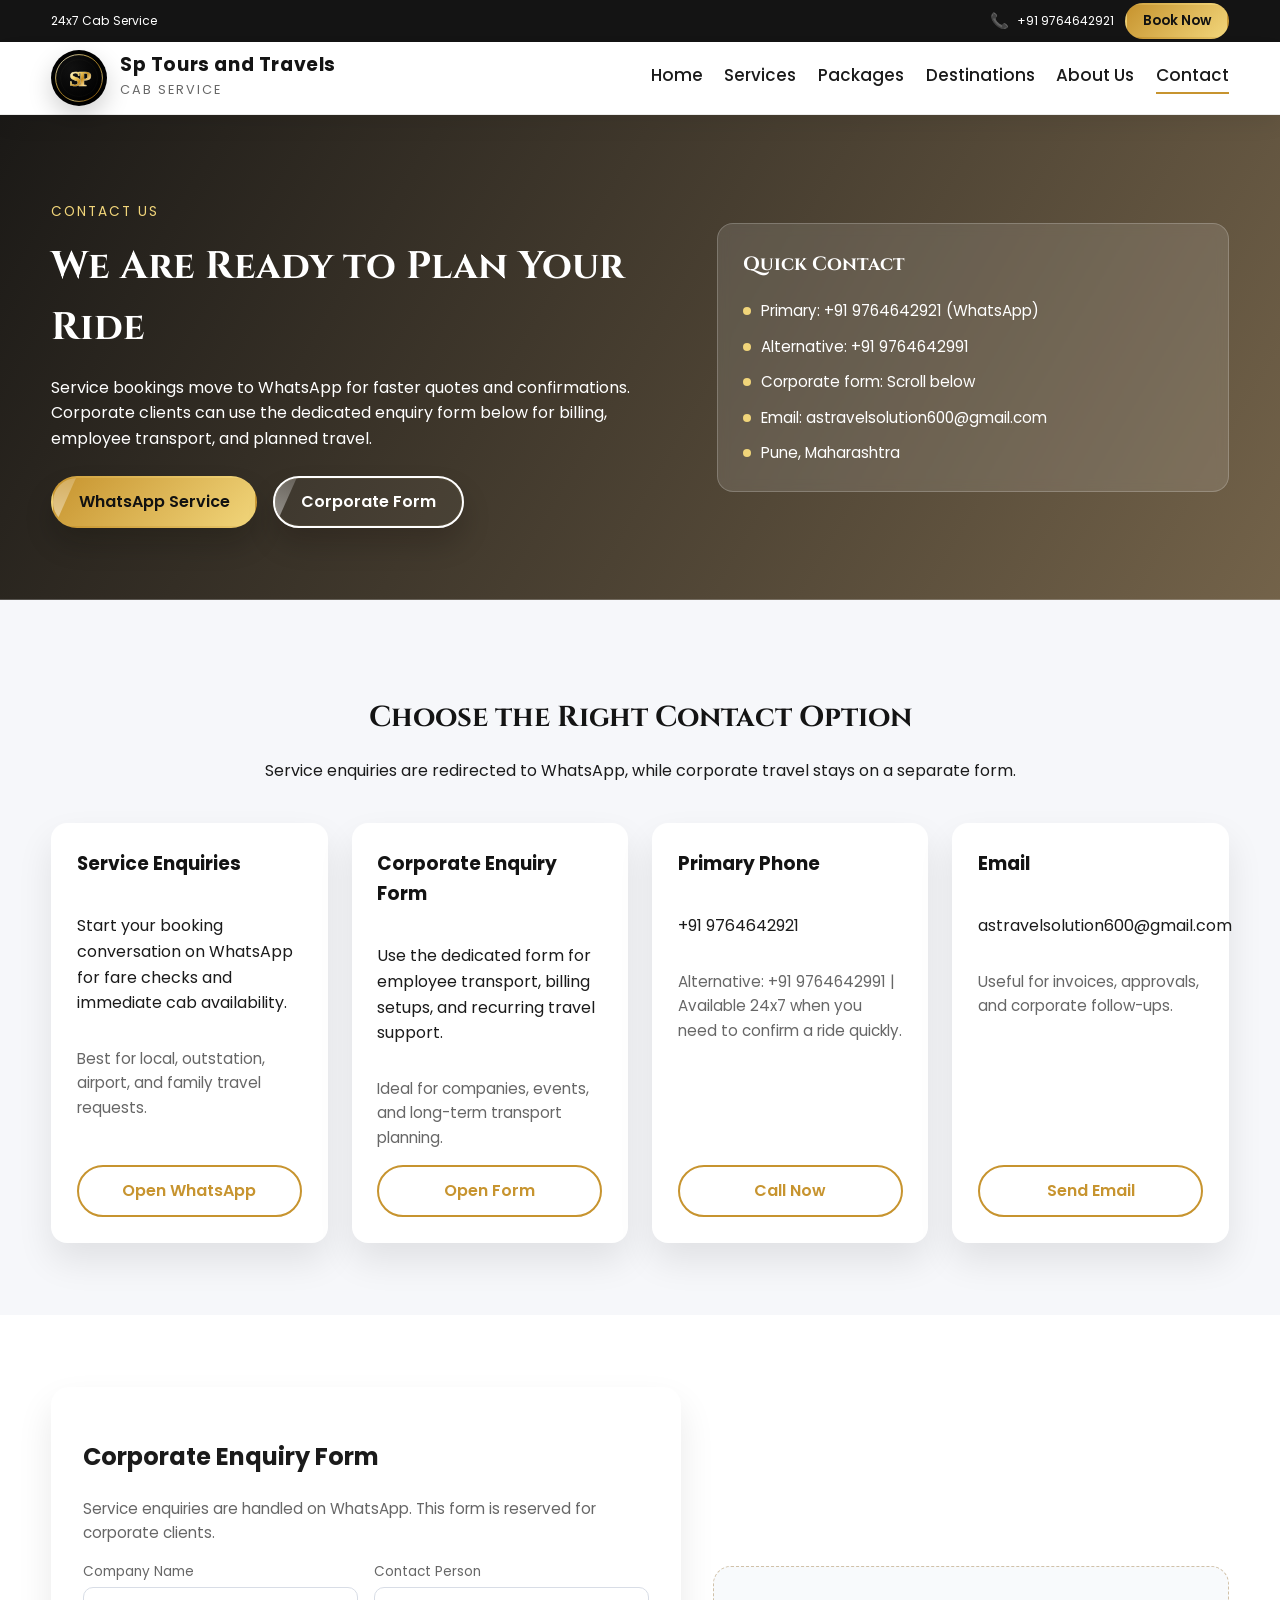
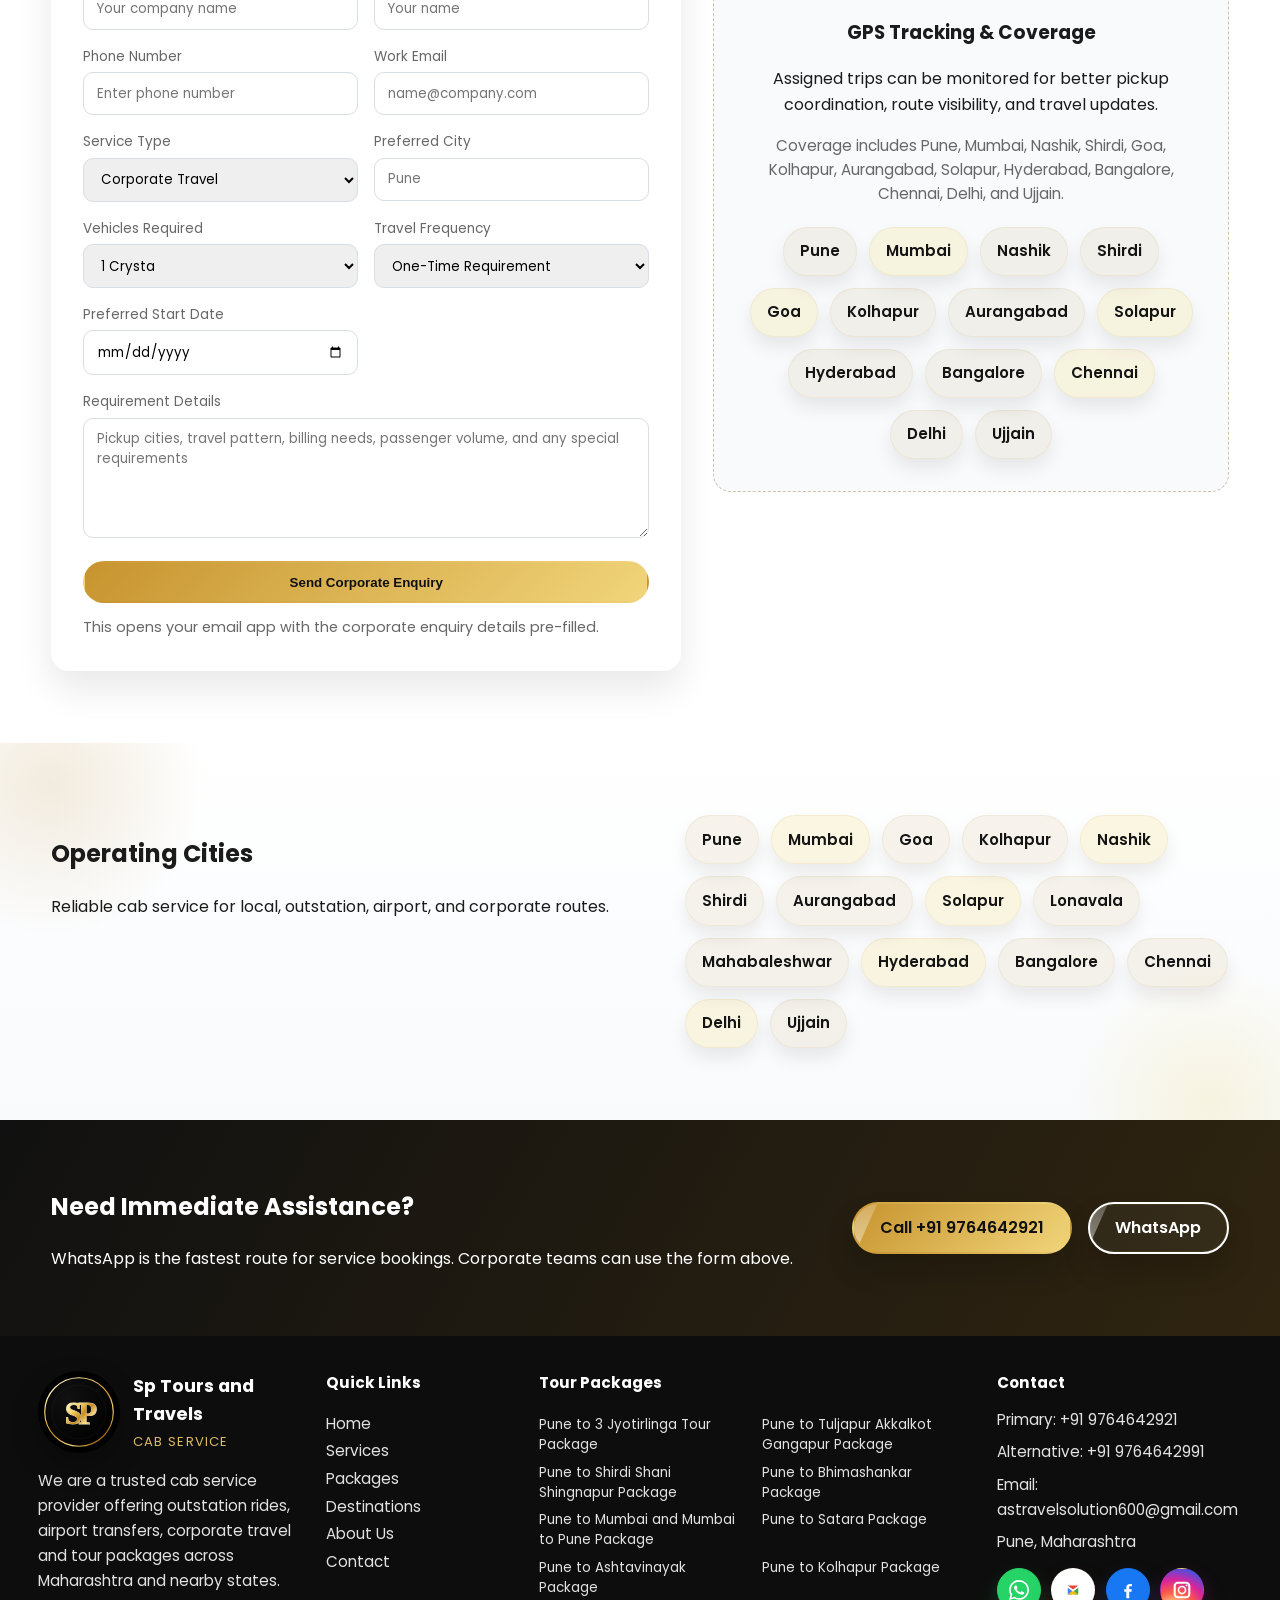
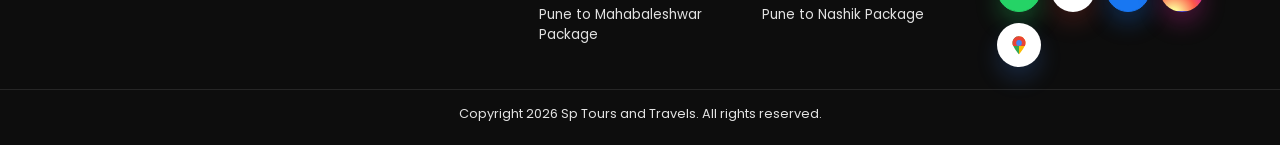
<file: Sp tours and Travel/contact.html>
<!doctype html>
<html lang="en">
  <head>
    <meta charset="utf-8" />
    <meta name="viewport" content="width=device-width, initial-scale=1" />
    <title>Sp Tours and Travels | Contact</title>
    <meta name="description" content="Contact Sp Tours and Travels for cab bookings, quotes, and travel assistance." />
    <link rel="preconnect" href="https://fonts.googleapis.com" />
    <link rel="preconnect" href="https://fonts.gstatic.com" crossorigin />
    <link href="https://fonts.googleapis.com/css2?family=Cinzel:wght@500;600;700&family=Poppins:wght@300;400;500;600;700&display=swap" rel="stylesheet" />
    <link rel="icon" href="favicon.ico" sizes="any" />
    <link rel="icon" type="image/png" sizes="48x48" href="favicon-48x48.png" />
    <link rel="apple-touch-icon" sizes="180x180" href="apple-touch-icon.png" />
    <link rel="manifest" href="site.webmanifest" />
    <meta name="theme-color" content="#0d6efd" />
    <link rel="stylesheet" href="styles.css" />
  </head>
  <body>
    <div class="topbar">
      <div class="container topbar-inner">
        <div class="topbar-item">24x7 Cab Service</div>
        <div class="topbar-item">
          <span class="topbar-phone"><span class="topbar-phone-icon" aria-hidden="true">&#128222;</span><span>+91 9764642921</span></span>
          <a class="btn btn-small" href="https://wa.me/919764642921?text=Hello%20Sp%20Tours%20and%20Travels%2C%0A%0AI%20would%20like%20to%20book%20a%20cab%20service.%0APlease%20share%20the%20available%20vehicle%20options%2C%20fare%2C%20and%20booking%20details.%0A%0AThank%20you." target="_blank" rel="noreferrer">Book Now</a>
        </div>
      </div>
    </div>

    <header class="site-header">
      <div class="container header-inner">
        <a class="logo" href="index.html" aria-label="Sp Tours and Travels">
          <span class="logo-mark" aria-hidden="true"><img src="assets/as-logo-badge.svg" alt="" /></span>
          <span class="logo-text">
            <strong>Sp Tours and Travels</strong>
            <em>Cab Service</em>
          </span>
        </a>
        <button class="nav-toggle" type="button" aria-expanded="false" aria-controls="primary-nav">Menu</button>
        <nav id="primary-nav" class="site-nav">
          <a href="index.html">Home</a>
          <a href="services.html">Services</a>
          <a href="packages.html">Packages</a>
          <a href="destinations.html">Destinations</a>
          <a href="about.html">About Us</a>
          <a href="contact.html" aria-current="page">Contact</a>
        </nav>
      </div>
    </header>

    <section class="page-hero" style="--page-bg: url('https://images.unsplash.com/photo-1500530855697-b586d89ba3ee?auto=format&fit=crop&w=1600&q=80');">
      <div class="container page-hero-inner">
        <div>
          <p class="eyebrow">Contact Us</p>
          <h1>We Are Ready to Plan Your Ride</h1>
          <p>
            Service bookings move to WhatsApp for faster quotes and confirmations. Corporate clients can
            use the dedicated enquiry form below for billing, employee transport, and planned travel.
          </p>
          <div class="hero-actions">
            <a class="btn" href="https://wa.me/919764642921?text=Hello%20Sp%20Tours%20and%20Travels%2C%0A%0AI%20would%20like%20to%20enquire%20about%20your%20cab%20services.%0APlease%20share%20the%20available%20options%2C%20pricing%2C%20and%20booking%20details.%0A%0AThank%20you." target="_blank" rel="noreferrer">WhatsApp Service</a>
            <a class="btn btn-outline" href="#enquiry">Corporate Form</a>
          </div>
        </div>
        <div class="hero-panel">
          <h3>Quick Contact</h3>
          <ul>
            <li>Primary: +91 9764642921 (WhatsApp)</li>
            <li>Alternative: +91 9764642991</li>
            <li>Corporate form: Scroll below</li>
            <li>Email: astravelsolution600@gmail.com</li>
            <li>Pune, Maharashtra</li>
          </ul>
        </div>
      </div>
    </section>

    <section class="section">
      <div class="container">
        <div class="section-heading">
          <h2>Choose the Right Contact Option</h2>
          <p>Service enquiries are redirected to WhatsApp, while corporate travel stays on a separate form.</p>
        </div>
        <div class="info-grid">
          <article class="info-card">
            <h3>Service Enquiries</h3>
            <p>Start your booking conversation on WhatsApp for fare checks and immediate cab availability.</p>
            <p class="section-note">Best for local, outstation, airport, and family travel requests.</p>
            <a class="btn btn-outline is-dark" href="https://wa.me/919764642921?text=Hello%20Sp%20Tours%20and%20Travels%2C%0A%0AI%20would%20like%20to%20enquire%20about%20your%20cab%20services.%0APlease%20share%20the%20available%20options%2C%20pricing%2C%20and%20booking%20details.%0A%0AThank%20you." target="_blank" rel="noreferrer">Open WhatsApp</a>
          </article>
          <article class="info-card">
            <h3>Corporate Enquiry Form</h3>
            <p>Use the dedicated form for employee transport, billing setups, and recurring travel support.</p>
            <p class="section-note">Ideal for companies, events, and long-term transport planning.</p>
            <a class="btn btn-outline is-dark" href="#enquiry">Open Form</a>
          </article>
          <article class="info-card">
            <h3>Primary Phone</h3>
            <p>+91 9764642921</p>
            <p class="section-note">Alternative: +91 9764642991 | Available 24x7 when you need to confirm a ride quickly.</p>
            <a class="btn btn-outline is-dark" href="tel:+919764642921">Call Now</a>
          </article>
          <article class="info-card">
            <h3>Email</h3>
            <p>astravelsolution600@gmail.com</p>
            <p class="section-note">Useful for invoices, approvals, and corporate follow-ups.</p>
            <a class="btn btn-outline is-dark" href="mailto:astravelsolution600@gmail.com">Send Email</a>
          </article>
        </div>
      </div>
    </section>

    <section id="enquiry" class="section intro">
      <div class="container split-section">
        <div class="form-card">
          <h2>Corporate Enquiry Form</h2>
          <p class="section-note">Service enquiries are handled on WhatsApp. This form is reserved for corporate clients.</p>
          <form class="form-grid">
            <div>
              <label for="company-name">Company Name</label>
              <input id="company-name" type="text" placeholder="Your company name" required />
            </div>
            <div>
              <label for="contact-person">Contact Person</label>
              <input id="contact-person" type="text" placeholder="Your name" required />
            </div>
            <div>
              <label for="corporate-phone">Phone Number</label>
              <input id="corporate-phone" type="tel" placeholder="Enter phone number" required />
            </div>
            <div>
              <label for="corporate-email">Work Email</label>
              <input id="corporate-email" type="email" placeholder="name@company.com" required />
            </div>
            <div>
              <label for="corporate-service">Service Type</label>
              <select id="corporate-service">
                <option>Corporate Travel</option>
                <option>Airport Transfer</option>
                <option>Employee Transport</option>
                <option>Event Shuttle</option>
                <option>Multi-City Travel</option>
              </select>
            </div>
            <div>
              <label for="preferred-city">Preferred City</label>
              <input id="preferred-city" type="text" placeholder="Pune" list="corporate-city-options" required />
            </div>
            <div>
              <label for="vehicles-required">Vehicles Required</label>
              <select id="vehicles-required">
                <option>1 Crysta</option>
                <option>1 Ertiga</option>
                <option>1 Innova</option>
                <option>Tempo Traveller</option>
                <option>Multiple Vehicles</option>
              </select>
            </div>
            <div>
              <label for="travel-frequency">Travel Frequency</label>
              <select id="travel-frequency">
                <option>One-Time Requirement</option>
                <option>Weekly</option>
                <option>Monthly</option>
                <option>Contract Basis</option>
              </select>
            </div>
            <div>
              <label for="corporate-date">Preferred Start Date</label>
              <input id="corporate-date" type="date" />
            </div>
            <div class="form-full">
              <label for="corporate-message">Requirement Details</label>
              <textarea id="corporate-message" placeholder="Pickup cities, travel pattern, billing needs, passenger volume, and any special requirements" required></textarea>
            </div>
            <div class="form-full">
              <button class="btn btn-block" type="button" data-corporate-form>Send Corporate Enquiry</button>
              <p class="form-help">This opens your email app with the corporate enquiry details pre-filled.</p>
            </div>
          </form>
        </div>
        <div class="map-card">
          <h3>GPS Tracking &amp; Coverage</h3>
          <p>Assigned trips can be monitored for better pickup coordination, route visibility, and travel updates.</p>
          <p class="section-note">Coverage includes Pune, Mumbai, Nashik, Shirdi, Goa, Kolhapur, Aurangabad, Solapur, Hyderabad, Bangalore, Chennai, Delhi, and Ujjain.</p>
          <div class="coverage-list compact-coverage">
            <span>Pune</span>
            <span>Mumbai</span>
            <span>Nashik</span>
            <span>Shirdi</span>
            <span>Goa</span>
            <span>Kolhapur</span>
            <span>Aurangabad</span>
            <span>Solapur</span>
            <span>Hyderabad</span>
            <span>Bangalore</span>
            <span>Chennai</span>
            <span>Delhi</span>
            <span>Ujjain</span>
          </div>
        </div>
      </div>
    </section>

    <section class="section coverage">
      <div class="container coverage-grid">
        <div>
          <h2>Operating Cities</h2>
          <p>Reliable cab service for local, outstation, airport, and corporate routes.</p>
        </div>
        <div class="coverage-list">
          <span>Pune</span>
          <span>Mumbai</span>
          <span>Goa</span>
          <span>Kolhapur</span>
          <span>Nashik</span>
          <span>Shirdi</span>
          <span>Aurangabad</span>
          <span>Solapur</span>
          <span>Lonavala</span>
          <span>Mahabaleshwar</span>
          <span>Hyderabad</span>
          <span>Bangalore</span>
          <span>Chennai</span>
          <span>Delhi</span>
          <span>Ujjain</span>
        </div>
      </div>
    </section>

    <section class="section cta">
      <div class="container cta-inner">
        <div>
          <h2>Need Immediate Assistance?</h2>
          <p>WhatsApp is the fastest route for service bookings. Corporate teams can use the form above.</p>
        </div>
        <div class="cta-actions">
          <a class="btn" href="tel:+919764642921">Call +91 9764642921</a>
          <a class="btn btn-outline" href="https://wa.me/919764642921?text=Hello%20Sp%20Tours%20and%20Travels%2C%0A%0AI%20would%20like%20to%20enquire%20about%20your%20cab%20and%20tour%20package%20services.%0APlease%20share%20the%20available%20options%2C%20pricing%2C%20and%20booking%20details.%0A%0AThank%20you." target="_blank" rel="noreferrer">WhatsApp</a>
        </div>
      </div>
    </section>

    <footer class="site-footer">
      <div class="container footer-grid">
        <div class="footer-brand">
          <div class="footer-brand-head">
            <img class="footer-brand-logo" src="assets/as-logo-badge.svg" alt="" />
            <div>
              <h3>Sp Tours and Travels</h3>
              <span class="footer-brand-tag">Cab Service</span>
            </div>
          </div>
          <p>
            We are a trusted cab service provider offering outstation rides, airport transfers,
            corporate travel and tour packages across Maharashtra and nearby states.
          </p>
        </div>
        <div class="footer-links">
          <h4>Quick Links</h4>
          <div class="footer-main-links">
            <a href="index.html">Home</a>
            <a href="services.html">Services</a>
            <a href="packages.html">Packages</a>
            <a href="destinations.html">Destinations</a>
            <a href="about.html">About Us</a>
            <a href="contact.html">Contact</a>
          </div>
        </div>
        <div class="footer-packages">
          <h4>Tour Packages</h4>
          <div class="footer-package-grid">
            <a href="package-details.html#details-jyotirlinga">Pune to 3 Jyotirlinga Tour Package</a>
            <a href="package-details.html#details-shirdi">Pune to Shirdi Shani Shingnapur Package</a>
            <a href="package-details.html#details-mumbai">Pune to Mumbai and Mumbai to Pune Package</a>
            <a href="package-details.html#details-ashtavinayak">Pune to Ashtavinayak Package</a>
            <a href="package-details.html#details-mahabaleshwar">Pune to Mahabaleshwar Package</a>
            <a href="package-details.html#details-tuljapur">Pune to Tuljapur Akkalkot Gangapur Package</a>
            <a href="package-details.html#details-bhimashankar">Pune to Bhimashankar Package</a>
            <a href="package-details.html#details-satara">Pune to Satara Package</a>
            <a href="package-details.html#details-kolhapur">Pune to Kolhapur Package</a>
            <a href="package-details.html#details-nashik">Pune to Nashik Package</a>
          </div>
        </div>
        <div class="footer-contact">
          <h4>Contact</h4>
          <p><a href="tel:+919764642921">Primary: +91 9764642921</a></p>
          <p><a href="tel:+919764642991">Alternative: +91 9764642991</a></p>
          <p><a href="mailto:astravelsolution600@gmail.com">Email: astravelsolution600@gmail.com</a></p>
          <p>Pune, Maharashtra</p>
          <div class="footer-social">
            <span class="social-link social-link-whatsapp" aria-label="WhatsApp" title="WhatsApp">
              <svg viewBox="0 0 24 24" aria-hidden="true">
                <path fill="currentColor" d="M20.52 3.48A11.8 11.8 0 0 0 12.07 0C5.5 0 .15 5.35.15 11.91c0 2.1.55 4.14 1.6 5.94L0 24l6.33-1.66a11.88 11.88 0 0 0 5.73 1.46h.01c6.56 0 11.91-5.35 11.91-11.91 0-3.18-1.24-6.16-3.46-8.41Zm-8.45 18.3h-.01a9.9 9.9 0 0 1-5.04-1.38l-.36-.21-3.75.98 1-3.65-.24-.38a9.87 9.87 0 0 1-1.52-5.23c0-5.45 4.43-9.88 9.88-9.88 2.64 0 5.12 1.03 6.99 2.9 1.87 1.87 2.9 4.35 2.9 6.99 0 5.45-4.43 9.88-9.88 9.88Zm5.42-7.4c-.3-.15-1.77-.87-2.04-.97-.27-.1-.46-.15-.66.15-.19.3-.76.96-.93 1.16-.17.2-.34.22-.64.08-.3-.15-1.25-.46-2.38-1.47-.88-.79-1.48-1.77-1.65-2.07-.17-.29-.02-.45.13-.59.13-.12.3-.32.45-.48.15-.17.2-.29.3-.49.1-.2.05-.37-.02-.52-.07-.15-.66-1.59-.9-2.18-.24-.58-.48-.5-.66-.51h-.56c-.2 0-.52.07-.8.37-.27.29-1.04 1.01-1.04 2.46 0 1.45 1.07 2.85 1.22 3.05.15.2 2.1 3.2 5.1 4.49.71.31 1.27.49 1.7.63.71.23 1.36.2 1.88.12.57-.08 1.77-.72 2.02-1.42.25-.69.25-1.28.17-1.41-.08-.12-.28-.2-.58-.35Z" />
              </svg>
              <span class="sr-only">WhatsApp</span>
            </span>
            <span class="social-link social-link-email" aria-label="Email" title="Email">
              <svg viewBox="0 0 24 24" aria-hidden="true">
                <path fill="#4285F4" d="M5 18V8.93l5.89 4.42V18H5Z" />
                <path fill="#34A853" d="M13.11 18v-4.65L19 8.93V18h-5.89Z" />
                <path fill="#EA4335" d="M5.42 6.33 12 11.23l6.58-4.9A1.93 1.93 0 0 0 17.5 6h-11c-.39 0-.76.12-1.08.33Z" />
                <path fill="#FBBC04" d="M13.11 13.35 12 14.18l-1.11-.83L5 18h14l-5.89-4.65Z" />
              </svg>
              <span class="sr-only">Email</span>
            </span>
            <span class="social-link social-link-facebook" aria-label="Facebook" title="Facebook">
              <svg viewBox="0 0 24 24" aria-hidden="true">
                <path fill="currentColor" d="M13.5 22v-8h2.7l.4-3h-3.1V9.1c0-.87.25-1.46 1.5-1.46h1.73V4.96c-.3-.04-1.33-.12-2.53-.12-2.5 0-4.22 1.52-4.22 4.32V11H7.5v3h2.48v8h3.52Z" />
              </svg>
              <span class="sr-only">Facebook</span>
            </span>
            <span class="social-link social-link-instagram" aria-label="Instagram" title="Instagram">
              <svg viewBox="0 0 24 24" aria-hidden="true">
                <path fill="currentColor" d="M7 2h10a5 5 0 0 1 5 5v10a5 5 0 0 1-5 5H7a5 5 0 0 1-5-5V7a5 5 0 0 1 5-5Zm0 2.5A2.5 2.5 0 0 0 4.5 7v10A2.5 2.5 0 0 0 7 19.5h10a2.5 2.5 0 0 0 2.5-2.5V7A2.5 2.5 0 0 0 17 4.5H7Zm5 2.25A5.25 5.25 0 1 1 6.75 12 5.26 5.26 0 0 1 12 6.75Zm0 2A3.25 3.25 0 1 0 15.25 12 3.26 3.26 0 0 0 12 8.75Zm5.5-3.37a1.12 1.12 0 1 1-1.12 1.12 1.12 1.12 0 0 1 1.12-1.12Z" />
              </svg>
              <span class="sr-only">Instagram</span>
            </span>
            <span class="social-link social-link-maps" aria-label="Google Maps" title="Google Maps">
              <svg viewBox="0 0 24 24" aria-hidden="true">
                <path fill="#34A853" d="M12 22.1c-.73-.86-7.1-8.43-7.1-12.38 0-4.03 3.18-7.22 7.1-7.22v19.6Z" />
                <path fill="#FBBC04" d="M12 2.5c3.92 0 7.1 3.19 7.1 7.22 0 3.95-6.37 11.52-7.1 12.38V2.5Z" />
                <path fill="#EA4335" d="M12 2.5c3.92 0 7.1 3.19 7.1 7.22 0 1.13-.22 2.28-.64 3.45H5.54A10.24 10.24 0 0 1 4.9 9.72C4.9 5.69 8.08 2.5 12 2.5Z" />
                <circle cx="12" cy="9.72" r="3.1" fill="#4285F4" />
              </svg>
              <span class="sr-only">Google Maps</span>
            </span>
          </div>
        </div>
      </div>
      <div class="footer-bottom">
        <span>Copyright <span id="year"></span> Sp Tours and Travels. All rights reserved.</span>
      </div>
    </footer>

    <nav class="mobile-bottom-nav" aria-label="Mobile quick navigation">
      <div class="mobile-bottom-nav-inner">
        <a href="index.html" data-mobile-nav="home">
          <span class="mobile-bottom-nav-icon" aria-hidden="true">
            <svg viewBox="0 0 24 24">
              <path d="M4 10.5 12 4l8 6.5V20a1 1 0 0 1-1 1h-4.5v-5.5h-5V21H5a1 1 0 0 1-1-1z" />
            </svg>
          </span>
          <span>Home</span>
        </a>
        <a href="services.html" data-mobile-nav="services">
          <span class="mobile-bottom-nav-icon" aria-hidden="true">
            <svg viewBox="0 0 24 24">
              <path d="M4 9.5h16" />
              <path d="M6 8h12a2 2 0 0 1 2 2v7a2 2 0 0 1-2 2H6a2 2 0 0 1-2-2v-7a2 2 0 0 1 2-2Z" />
              <path d="M9 8V6.5A1.5 1.5 0 0 1 10.5 5h3A1.5 1.5 0 0 1 15 6.5V8" />
            </svg>
          </span>
          <span>Services</span>
        </a>
        <a href="destinations.html" data-mobile-nav="explore">
          <span class="mobile-bottom-nav-icon" aria-hidden="true">
            <svg viewBox="0 0 24 24">
              <path d="M12 20s6-5.4 6-10a6 6 0 1 0-12 0c0 4.6 6 10 6 10Z" />
              <circle cx="12" cy="10" r="2.25" />
            </svg>
          </span>
          <span>Explore</span>
        </a>
        <div class="mobile-bottom-nav-item mobile-bottom-nav-enquiry" data-mobile-enquiry>
          <button
            class="mobile-bottom-nav-trigger mobile-bottom-nav-accent"
            type="button"
            data-mobile-nav="enquiry"
            data-mobile-enquiry-trigger
            aria-expanded="false"
            aria-controls="mobile-enquiry-actions"
            aria-label="Open enquiry options"
          >
            <span class="mobile-bottom-nav-icon" aria-hidden="true">
              <svg viewBox="0 0 24 24">
                <path d="M20.52 3.48A11.8 11.8 0 0 0 12.07 0C5.5 0 .15 5.35.15 11.91c0 2.1.55 4.14 1.6 5.94L0 24l6.33-1.66a11.88 11.88 0 0 0 5.73 1.46h.01c6.56 0 11.91-5.35 11.91-11.91 0-3.18-1.24-6.16-3.46-8.41Zm-8.45 18.3h-.01a9.9 9.9 0 0 1-5.04-1.38l-.36-.21-3.75.98 1-3.65-.24-.38a9.87 9.87 0 0 1-1.52-5.23c0-5.45 4.43-9.88 9.88-9.88 2.64 0 5.12 1.03 6.99 2.9 1.87 1.87 2.9 4.35 2.9 6.99 0 5.45-4.43 9.88-9.88 9.88Zm5.42-7.4c-.3-.15-1.77-.87-2.04-.97-.27-.1-.46-.15-.66.15-.19.3-.76.96-.93 1.16-.17.2-.34.22-.64.08-.3-.15-1.25-.46-2.38-1.47-.88-.79-1.48-1.77-1.65-2.07-.17-.29-.02-.45.13-.59.13-.12.3-.32.45-.48.15-.17.2-.29.3-.49.1-.2.05-.37-.02-.52-.07-.15-.66-1.59-.9-2.18-.24-.58-.48-.5-.66-.51h-.56c-.2 0-.52.07-.8.37-.27.29-1.04 1.01-1.04 2.46 0 1.45 1.07 2.85 1.22 3.05.15.2 2.1 3.2 5.1 4.49.71.31 1.27.49 1.7.63.71.23 1.36.2 1.88.12.57-.08 1.77-.72 2.02-1.42.25-.69.25-1.28.17-1.41-.08-.12-.28-.2-.58-.35Z" />
              </svg>
            </span>
            <span>Enquiry</span>
          </button>
          <div class="mobile-bottom-nav-actions" id="mobile-enquiry-actions" aria-label="Enquiry options">
            <a
              class="mobile-bottom-nav-action mobile-bottom-nav-action-call"
              href="tel:+919764642921"
              aria-label="Call now"
              title="Call now"
            >
              <svg viewBox="0 0 24 24" aria-hidden="true">
                <path d="M19.95 21c-8.24 0-14.95-6.71-14.95-14.95A2.05 2.05 0 0 1 7.05 4h2.19c.94 0 1.74.67 1.91 1.59l.42 2.32c.12.64-.09 1.29-.56 1.75l-1.26 1.26a11.11 11.11 0 0 0 4.33 4.33l1.26-1.26a2.03 2.03 0 0 1 1.75-.56l2.32.42A1.94 1.94 0 0 1 21 15.76v2.19A2.05 2.05 0 0 1 19.95 21Z" />
              </svg>
              <span class="sr-only">Call now</span>
            </a>
            <a
              class="mobile-bottom-nav-action mobile-bottom-nav-action-whatsapp"
              href="https://wa.me/919764642921?text=Hello%20Sp%20Tours%20and%20Travels%2C%0A%0AI%20would%20like%20to%20book%20a%20cab%20service.%0APlease%20share%20the%20available%20vehicle%20options%2C%20fare%2C%20and%20booking%20details.%0A%0AThank%20you."
              target="_blank"
              rel="noreferrer"
              aria-label="Chat on WhatsApp"
              title="Chat on WhatsApp"
            >
              <svg viewBox="0 0 24 24" aria-hidden="true">
                <path d="M20.52 3.48A11.8 11.8 0 0 0 12.07 0C5.5 0 .15 5.35.15 11.91c0 2.1.55 4.14 1.6 5.94L0 24l6.33-1.66a11.88 11.88 0 0 0 5.73 1.46h.01c6.56 0 11.91-5.35 11.91-11.91 0-3.18-1.24-6.16-3.46-8.41Zm-8.45 18.3h-.01a9.9 9.9 0 0 1-5.04-1.38l-.36-.21-3.75.98 1-3.65-.24-.38a9.87 9.87 0 0 1-1.52-5.23c0-5.45 4.43-9.88 9.88-9.88 2.64 0 5.12 1.03 6.99 2.9 1.87 1.87 2.9 4.35 2.9 6.99 0 5.45-4.43 9.88-9.88 9.88Zm5.42-7.4c-.3-.15-1.77-.87-2.04-.97-.27-.1-.46-.15-.66.15-.19.3-.76.96-.93 1.16-.17.2-.34.22-.64.08-.3-.15-1.25-.46-2.38-1.47-.88-.79-1.48-1.77-1.65-2.07-.17-.29-.02-.45.13-.59.13-.12.3-.32.45-.48.15-.17.2-.29.3-.49.1-.2.05-.37-.02-.52-.07-.15-.66-1.59-.9-2.18-.24-.58-.48-.5-.66-.51h-.56c-.2 0-.52.07-.8.37-.27.29-1.04 1.01-1.04 2.46 0 1.45 1.07 2.85 1.22 3.05.15.2 2.1 3.2 5.1 4.49.71.31 1.27.49 1.7.63.71.23 1.36.2 1.88.12.57-.08 1.77-.72 2.02-1.42.25-.69.25-1.28.17-1.41-.08-.12-.28-.2-.58-.35Z" />
              </svg>
              <span class="sr-only">Chat on WhatsApp</span>
            </a>
          </div>
        </div>
        <a href="contact.html" data-mobile-nav="contact">
          <span class="mobile-bottom-nav-icon" aria-hidden="true">
            <svg viewBox="0 0 24 24">
              <circle cx="12" cy="8" r="3.25" />
              <path d="M5.5 19a6.5 6.5 0 0 1 13 0" />
            </svg>
          </span>
          <span>Contact</span>
        </a>
      </div>
    </nav>

    <div class="floating-contact-group" aria-label="Quick contact actions">
      <a
        class="floating-action floating-action-call"
        href="tel:+919764642921"
        aria-label="Call now"
        title="Call now"
      >
        <svg viewBox="0 0 24 24" aria-hidden="true">
          <path d="M19.95 21c-8.24 0-14.95-6.71-14.95-14.95A2.05 2.05 0 0 1 7.05 4h2.19c.94 0 1.74.67 1.91 1.59l.42 2.32c.12.64-.09 1.29-.56 1.75l-1.26 1.26a11.11 11.11 0 0 0 4.33 4.33l1.26-1.26a2.03 2.03 0 0 1 1.75-.56l2.32.42A1.94 1.94 0 0 1 21 15.76v2.19A2.05 2.05 0 0 1 19.95 21Z" />
        </svg>
        <span class="sr-only">Call now</span>
      </a>
      <a
        class="floating-action floating-action-whatsapp"
        href="https://wa.me/919764642921?text=Hello%20Sp%20Tours%20and%20Travels%2C%0A%0AI%20would%20like%20to%20enquire%20about%20your%20cab%20and%20tour%20package%20services.%0APlease%20share%20the%20available%20options%2C%20pricing%2C%20and%20booking%20details.%0A%0AThank%20you."
        target="_blank"
        rel="noreferrer"
        aria-label="Chat on WhatsApp"
        title="Chat on WhatsApp"
      >
        <svg viewBox="0 0 24 24" aria-hidden="true">
          <path d="M20.52 3.48A11.8 11.8 0 0 0 12.07 0C5.5 0 .15 5.35.15 11.91c0 2.1.55 4.14 1.6 5.94L0 24l6.33-1.66a11.88 11.88 0 0 0 5.73 1.46h.01c6.56 0 11.91-5.35 11.91-11.91 0-3.18-1.24-6.16-3.46-8.41Zm-8.45 18.3h-.01a9.9 9.9 0 0 1-5.04-1.38l-.36-.21-3.75.98 1-3.65-.24-.38a9.87 9.87 0 0 1-1.52-5.23c0-5.45 4.43-9.88 9.88-9.88 2.64 0 5.12 1.03 6.99 2.9 1.87 1.87 2.9 4.35 2.9 6.99 0 5.45-4.43 9.88-9.88 9.88Zm5.42-7.4c-.3-.15-1.77-.87-2.04-.97-.27-.1-.46-.15-.66.15-.19.3-.76.96-.93 1.16-.17.2-.34.22-.64.08-.3-.15-1.25-.46-2.38-1.47-.88-.79-1.48-1.77-1.65-2.07-.17-.29-.02-.45.13-.59.13-.12.3-.32.45-.48.15-.17.2-.29.3-.49.1-.2.05-.37-.02-.52-.07-.15-.66-1.59-.9-2.18-.24-.58-.48-.5-.66-.51h-.56c-.2 0-.52.07-.8.37-.27.29-1.04 1.01-1.04 2.46 0 1.45 1.07 2.85 1.22 3.05.15.2 2.1 3.2 5.1 4.49.71.31 1.27.49 1.7.63.71.23 1.36.2 1.88.12.57-.08 1.77-.72 2.02-1.42.25-.69.25-1.28.17-1.41-.08-.12-.28-.2-.58-.35Z" />
        </svg>
        <span class="sr-only">Chat on WhatsApp</span>
      </a>
    </div>

    <datalist id="corporate-city-options">
      <option value="Pune"></option>
      <option value="Mumbai"></option>
      <option value="Nashik"></option>
      <option value="Shirdi"></option>
      <option value="Goa"></option>
      <option value="Kolhapur"></option>
      <option value="Aurangabad"></option>
      <option value="Solapur"></option>
      <option value="Lonavala"></option>
      <option value="Mahabaleshwar"></option>
      <option value="Nagpur"></option>
      <option value="Hyderabad"></option>
      <option value="Bangalore"></option>
      <option value="Chennai"></option>
      <option value="Delhi"></option>
      <option value="Ujjain"></option>
    </datalist>

    <script src="script.js"></script>
  </body>
</html>
</file>
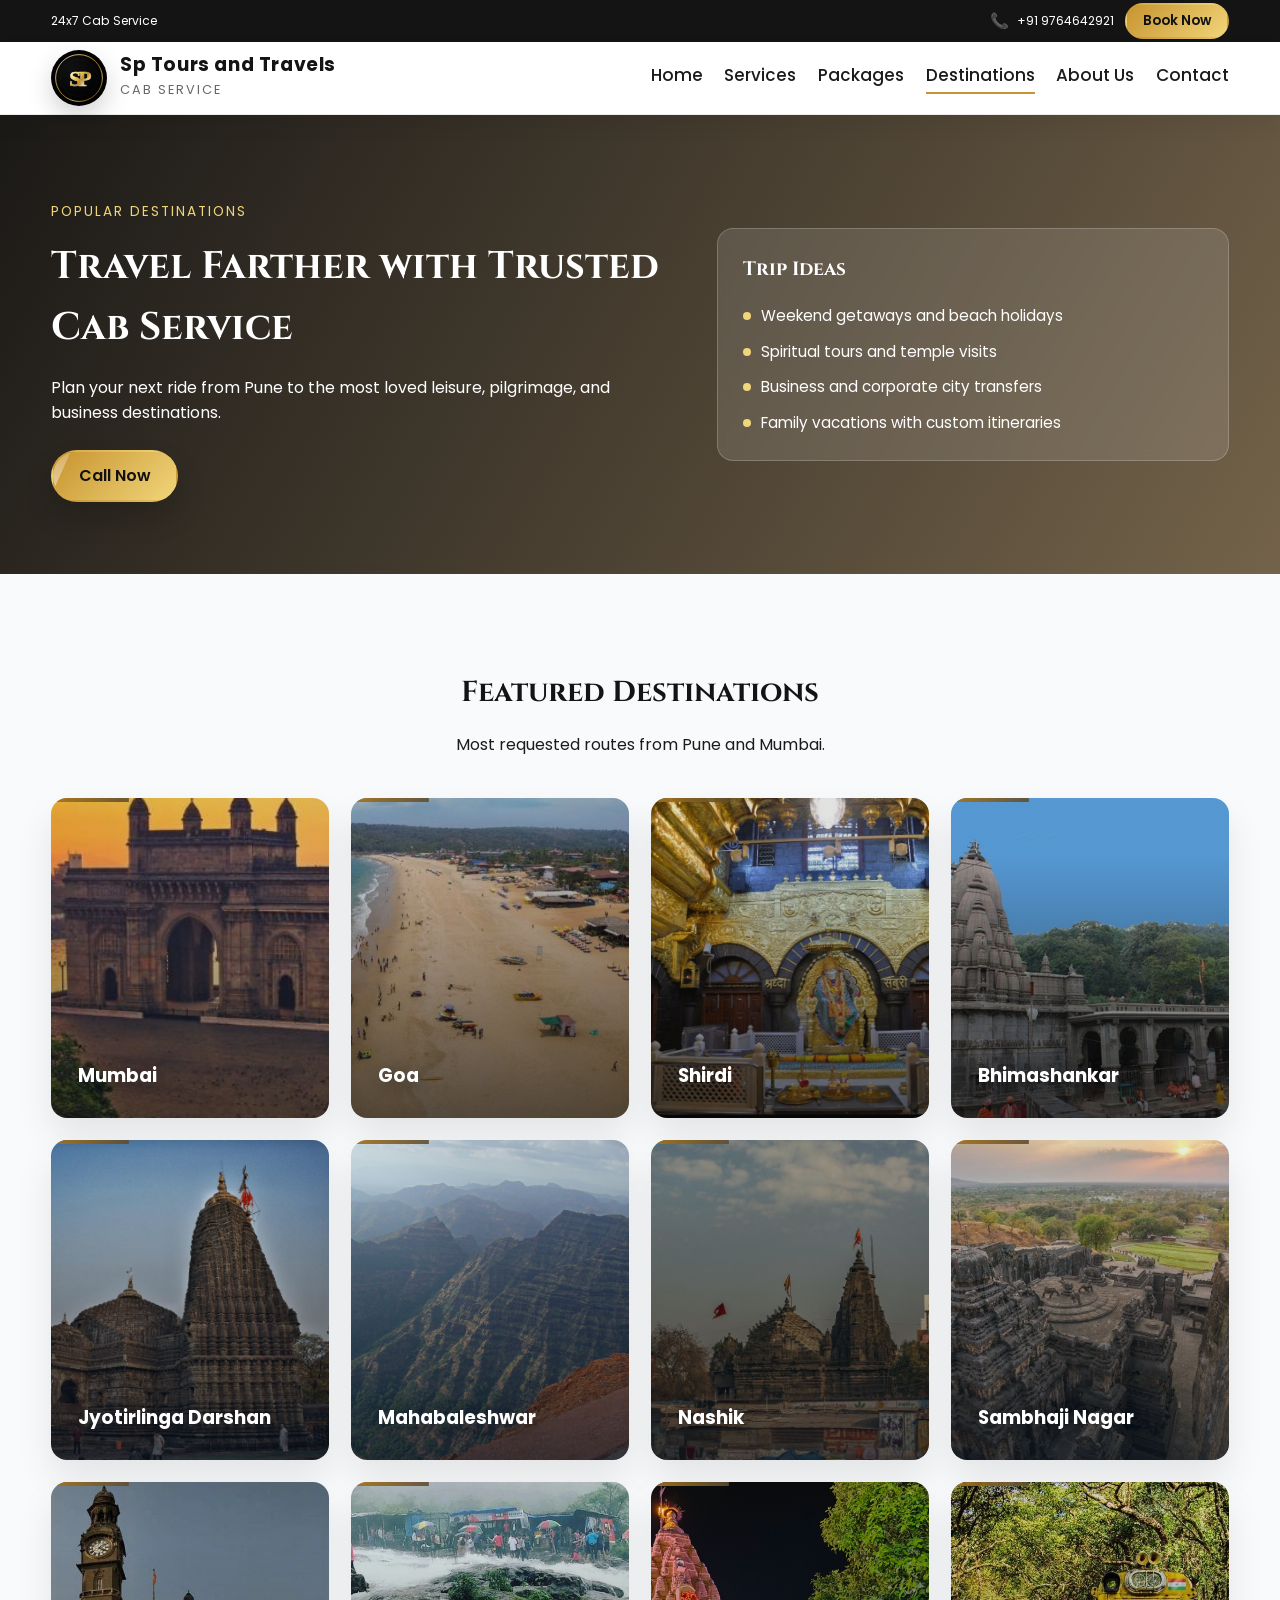
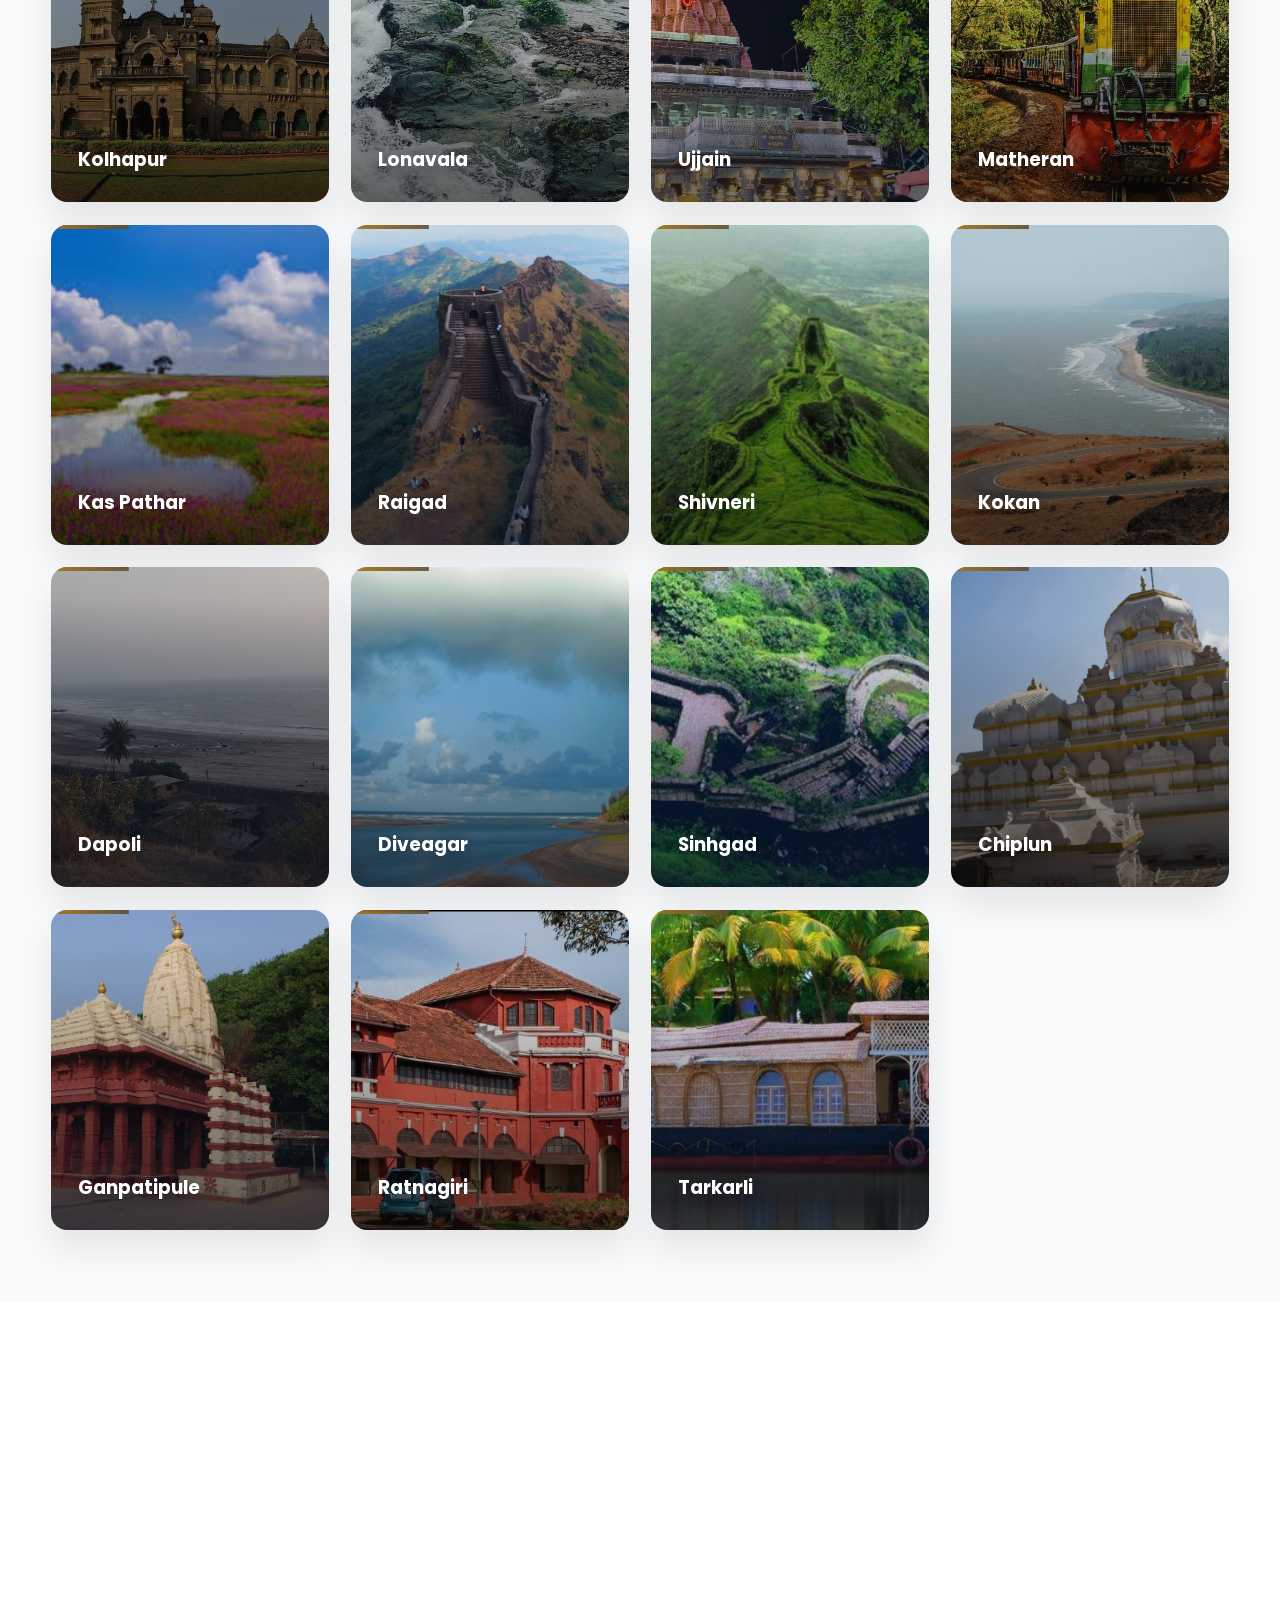
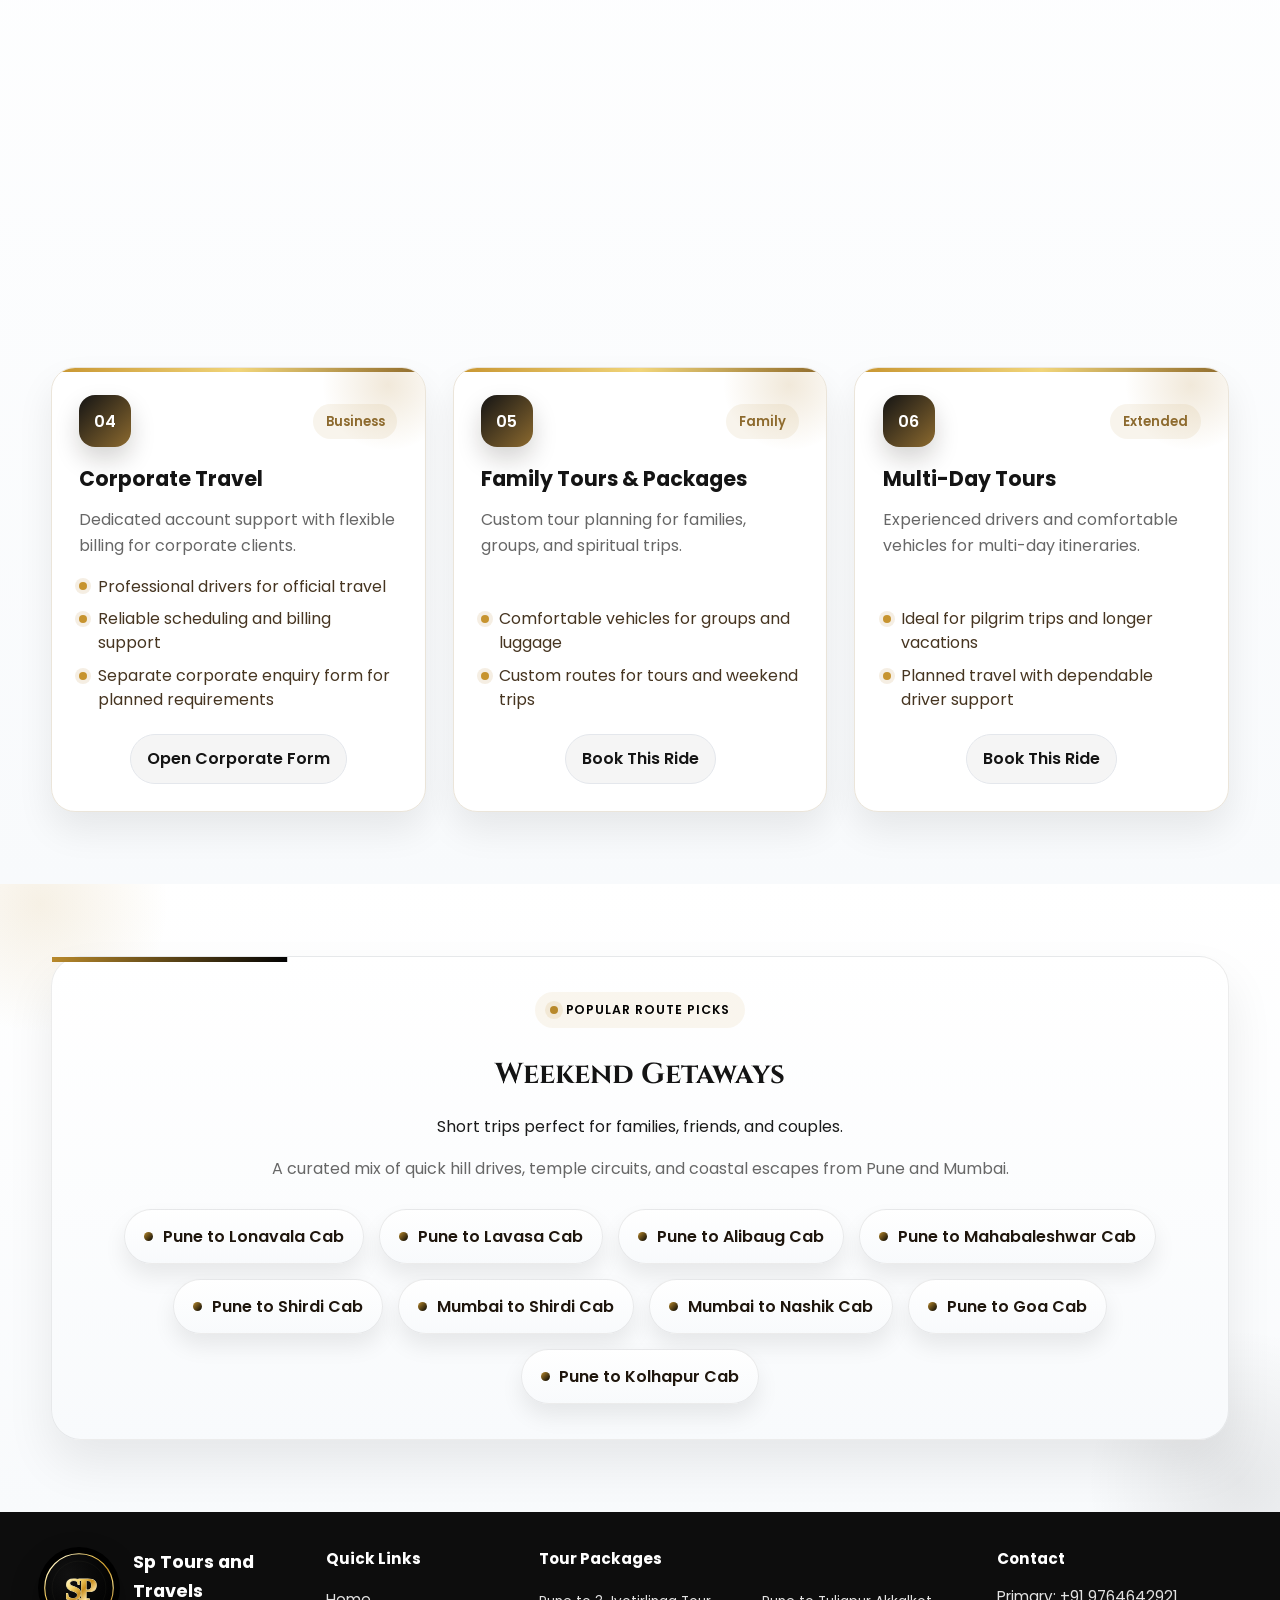
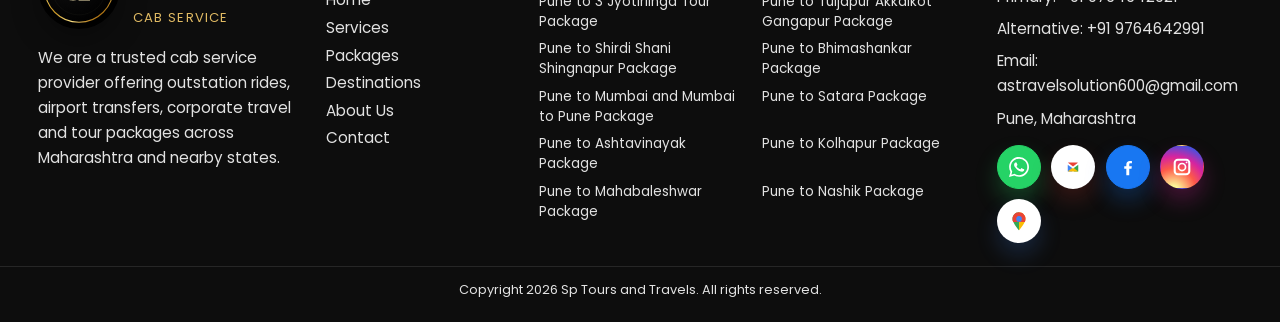
<file: Sp tours and Travel/destinations.html>
<!doctype html>
<html lang="en">
  <head>
    <meta charset="utf-8" />
    <meta name="viewport" content="width=device-width, initial-scale=1" />
    <title>Sp Tours and Travels | Destinations</title>
    <meta name="description" content="Discover popular cab destinations from Pune including Mumbai, Goa, Shirdi, and more." />
    <link rel="preconnect" href="https://fonts.googleapis.com" />
    <link rel="preconnect" href="https://fonts.gstatic.com" crossorigin />
    <link href="https://fonts.googleapis.com/css2?family=Cinzel:wght@500;600;700&family=Poppins:wght@300;400;500;600;700&display=swap" rel="stylesheet" />
    <link rel="icon" href="favicon.ico" sizes="any" />
    <link rel="icon" type="image/png" sizes="48x48" href="favicon-48x48.png" />
    <link rel="apple-touch-icon" sizes="180x180" href="apple-touch-icon.png" />
    <link rel="manifest" href="site.webmanifest" />
    <meta name="theme-color" content="#0d6efd" />
    <link rel="stylesheet" href="styles.css" />
  </head>
  <body>
    <div class="topbar">
      <div class="container topbar-inner">
        <div class="topbar-item">24x7 Cab Service</div>
        <div class="topbar-item">
          <span class="topbar-phone"><span class="topbar-phone-icon" aria-hidden="true">&#128222;</span><span>+91 9764642921</span></span>
          <a class="btn btn-small" href="https://wa.me/919764642921?text=Hello%20Sp%20Tours%20and%20Travels%2C%0A%0AI%20would%20like%20to%20book%20a%20cab%20service.%0APlease%20share%20the%20available%20vehicle%20options%2C%20fare%2C%20and%20booking%20details.%0A%0AThank%20you." target="_blank" rel="noreferrer">Book Now</a>
        </div>
      </div>
    </div>

    <header class="site-header">
      <div class="container header-inner">
        <a class="logo" href="index.html" aria-label="Sp Tours and Travels">
          <span class="logo-mark" aria-hidden="true"><img src="assets/as-logo-badge.svg" alt="" /></span>
          <span class="logo-text">
            <strong>Sp Tours and Travels</strong>
            <em>Cab Service</em>
          </span>
        </a>
        <button class="nav-toggle" type="button" aria-expanded="false" aria-controls="primary-nav">Menu</button>
        <nav id="primary-nav" class="site-nav">
          <a href="index.html">Home</a>
          <a href="services.html">Services</a>
          <a href="packages.html">Packages</a>
          <a href="destinations.html" aria-current="page">Destinations</a>
          <a href="about.html">About Us</a>
          <a href="contact.html">Contact</a>
        </nav>
      </div>
    </header>

    <section class="page-hero" style="--page-bg: url('https://images.unsplash.com/photo-1489515217757-5fd1be406fef?auto=format&fit=crop&w=1600&q=80');">
      <div class="container page-hero-inner">
        <div>
          <p class="eyebrow">Popular Destinations</p>
          <h1>Travel Farther with Trusted Cab Service</h1>
          <p>
            Plan your next ride from Pune to the most loved leisure, pilgrimage, and business destinations.
          </p>
          <div class="hero-actions">
            <a class="btn" href="tel:+919764642921">Call Now</a>
          </div>
        </div>
        <div class="hero-panel">
          <h3>Trip Ideas</h3>
          <ul>
            <li>Weekend getaways and beach holidays</li>
            <li>Spiritual tours and temple visits</li>
            <li>Business and corporate city transfers</li>
            <li>Family vacations with custom itineraries</li>
          </ul>
        </div>
      </div>
    </section>

    <section class="section destinations">
      <div class="container">
        <div class="section-heading">
          <h2>Featured Destinations</h2>
          <p>Most requested routes from Pune and Mumbai.</p>
        </div>
        <div class="destination-grid">
          <a
            class="destination-card destination-card-link destination-card-spotlight"
            href="index.html?tab=oneway&amp;from=Pune&amp;to=Mumbai#booking"
            style="--destination-card-image: url('assets/mumbai-destination-card.jpeg'); --destination-card-position: 40% 84%; --destination-card-size: auto 150%;"
          >
            <h3>Mumbai</h3>
          </a>
          <a
            class="destination-card destination-card-link destination-card-spotlight"
            href="index.html?tab=outstation&amp;from=Pune&amp;to=Goa#booking"
            style="--destination-card-image: url('assets/goa-card.jpeg'); --destination-card-position: 50% 50%;"
          >
            <h3>Goa</h3>
          </a>
          <a
            class="destination-card destination-card-link destination-card-spotlight"
            href="index.html?tab=outstation&amp;from=Pune&amp;to=Shirdi#booking"
            style="--destination-card-image: url('assets/shirdi-destination-card.jpeg'); --destination-card-position: 32% center;"
          >
            <h3>Shirdi</h3>
          </a>
          <a
            class="destination-card destination-card-link destination-card-spotlight"
            href="index.html?tab=outstation&amp;from=Pune&amp;to=Bhimashankar#booking"
            style="--destination-card-image: url('assets/bhimashankar-card.jpeg'); --destination-card-position: 42% 50%;"
          >
            <h3>Bhimashankar</h3>
          </a>
          <a
            class="destination-card destination-card-link destination-card-spotlight"
            href="index.html?tab=outstation&amp;from=Pune&amp;to=Jyotirlinga%20Darshan#booking"
            style="--destination-card-image: url('assets/jyotirlinga-card.jpeg'); --destination-card-position: 64% 50%; --destination-card-overlay: linear-gradient(180deg, rgba(7, 18, 32, 0.08) 16%, rgba(7, 18, 32, 0.68) 100%);"
          >
            <h3>Jyotirlinga Darshan</h3>
          </a>
          <a
            class="destination-card destination-card-link destination-card-spotlight"
            href="index.html?tab=outstation&amp;from=Pune&amp;to=Mahabaleshwar#booking"
            style="--destination-card-image: url('assets/mahabaleshwar-card-web.jpg'); --destination-card-position: 58% 52%; --destination-card-size: auto 112%; --destination-card-overlay: linear-gradient(180deg, rgba(7, 18, 32, 0.12) 12%, rgba(7, 18, 32, 0.68) 100%);"
          >
            <h3>Mahabaleshwar</h3>
          </a>
          <a
            class="destination-card destination-card-link destination-card-spotlight"
            href="index.html?tab=outstation&amp;from=Pune&amp;to=Nashik#booking"
            style="--destination-card-image: url('assets/nashik-card.jpeg'); --destination-card-position: 66% 48%; --destination-card-size: auto 108%; --destination-card-overlay: linear-gradient(180deg, rgba(7, 18, 32, 0.08) 14%, rgba(7, 18, 32, 0.66) 100%);"
          >
            <h3>Nashik</h3>
          </a>
          <a
            class="destination-card destination-card-link destination-card-spotlight"
            href="index.html?tab=outstation&amp;from=Pune&amp;to=Sambhajinagar#booking"
            style="--destination-card-image: url('assets/sambhajinagar-card.jpeg'); --destination-card-position: 48% 42%; --destination-card-size: auto 118%; --destination-card-overlay: linear-gradient(180deg, rgba(7, 18, 32, 0.08) 14%, rgba(7, 18, 32, 0.68) 100%);"
          >
            <h3>Sambhaji Nagar</h3>
          </a>
          <a
            class="destination-card destination-card-link destination-card-spotlight"
            href="index.html?tab=outstation&amp;from=Pune&amp;to=Kolhapur#booking"
            style="--destination-card-image: url('assets/kolhapur-destination-card.jpeg'); --destination-card-position: 52% center;"
          >
            <h3>Kolhapur</h3>
          </a>
          <a
            class="destination-card destination-card-link destination-card-spotlight"
            href="index.html?tab=outstation&amp;from=Pune&amp;to=Lonavala#booking"
            style="--destination-card-image: url('assets/lonavala-card.jpeg'); --destination-card-position: 50% 50%;"
          >
            <h3>Lonavala</h3>
          </a>
          <a
            class="destination-card destination-card-link destination-card-spotlight"
            href="index.html?tab=outstation&amp;from=Pune&amp;to=Ujjain#booking"
            style="--destination-card-image: url('assets/ujjain-card-web.jpg'); --destination-card-position: 74% 50%; --destination-card-size: auto 118%; --destination-card-overlay: linear-gradient(180deg, rgba(7, 18, 32, 0.06) 10%, rgba(7, 18, 32, 0.58) 100%);"
          >
            <h3>Ujjain</h3>
          </a>
          <a
            class="destination-card destination-card-link destination-card-spotlight"
            href="index.html?tab=outstation&amp;from=Pune&amp;to=Matheran#booking"
            style="--destination-card-image: url('assets/matheran-card.jpeg'); --destination-card-position: 50% 50%;"
          >
            <h3>Matheran</h3>
          </a>
          <a
            class="destination-card destination-card-link destination-card-spotlight"
            href="index.html?tab=outstation&amp;from=Pune&amp;to=Kas%20Pathar#booking"
            style="--destination-card-image: url('assets/kas-pathar-card.jpeg'); --destination-card-position: 50% 50%;"
          >
            <h3>Kas Pathar</h3>
          </a>
          <a
            class="destination-card destination-card-link destination-card-spotlight"
            href="index.html?tab=outstation&amp;from=Pune&amp;to=Raigad#booking"
            style="--destination-card-image: url('assets/raigad-card-new.jpeg'); --destination-card-position: 56% 48%; --destination-card-size: auto 104%; --destination-card-overlay: linear-gradient(180deg, rgba(7, 18, 32, 0.08) 14%, rgba(7, 18, 32, 0.68) 100%);"
          >
            <h3>Raigad</h3>
          </a>
          <a
            class="destination-card destination-card-link destination-card-spotlight"
            href="index.html?tab=outstation&amp;from=Pune&amp;to=Shivneri#booking"
            style="--destination-card-image: url('assets/shivneri-card.jpeg'); --destination-card-position: 50% 42%;"
          >
            <h3>Shivneri</h3>
          </a>
          <a
            class="destination-card destination-card-link destination-card-spotlight"
            href="index.html?tab=outstation&amp;from=Pune&amp;to=Kokan#booking"
            style="--destination-card-image: url('assets/kokan-destination-card.jpeg'); --destination-card-position: 54% 48%;"
          >
            <h3>Kokan</h3>
          </a>
          <a
            class="destination-card destination-card-link destination-card-spotlight"
            href="index.html?tab=outstation&amp;from=Pune&amp;to=Dapoli#booking"
            style="--destination-card-image: url('assets/dapoli-card-web.jpg'); --destination-card-position: 50% 70%; --destination-card-size: auto 118%; --destination-card-overlay: linear-gradient(180deg, rgba(7, 18, 32, 0.14) 10%, rgba(7, 18, 32, 0.7) 100%);"
          >
            <h3>Dapoli</h3>
          </a>
          <a
            class="destination-card destination-card-link destination-card-spotlight"
            href="index.html?tab=outstation&amp;from=Pune&amp;to=Diveagar#booking"
            style="--destination-card-image: url('assets/diveagar-card.jpeg'); --destination-card-position: 52% 60%; --destination-card-overlay: linear-gradient(180deg, rgba(7, 18, 32, 0.05) 18%, rgba(7, 18, 32, 0.54) 100%);"
          >
            <h3>Diveagar</h3>
          </a>
          <a
            class="destination-card destination-card-link destination-card-spotlight"
            href="index.html?tab=outstation&amp;from=Pune&amp;to=Sinhgad#booking"
            style="--destination-card-image: url('assets/sinhgad-card.jpeg'); --destination-card-position: 48% 46%; --destination-card-size: auto 112%; --destination-card-overlay: linear-gradient(180deg, rgba(7, 18, 32, 0.08) 14%, rgba(7, 18, 32, 0.72) 100%);"
          >
            <h3>Sinhgad</h3>
          </a>
          <a
            class="destination-card destination-card-link destination-card-spotlight"
            href="index.html?tab=outstation&amp;from=Pune&amp;to=Chiplun#booking"
            style="--destination-card-image: url('assets/chiplun-card.jpeg'); --destination-card-position: 56% 44%;"
          >
            <h3>Chiplun</h3>
          </a>
          <a
            class="destination-card destination-card-link destination-card-spotlight"
            href="index.html?tab=outstation&amp;from=Pune&amp;to=Ganpatipule#booking"
            style="--destination-card-image: url('assets/ganpatipule-card-web.jpg'); --destination-card-position: 76% 48%; --destination-card-size: auto 118%; --destination-card-overlay: linear-gradient(180deg, rgba(7, 18, 32, 0.08) 10%, rgba(7, 18, 32, 0.64) 100%);"
          >
            <h3>Ganpatipule</h3>
          </a>
          <a
            class="destination-card destination-card-link destination-card-spotlight"
            href="index.html?tab=outstation&amp;from=Pune&amp;to=Ratnagiri#booking"
            style="--destination-card-image: url('assets/ratnagiri-card.jpeg'); --destination-card-position: 50% 50%;"
          >
            <h3>Ratnagiri</h3>
          </a>
          <a
            class="destination-card destination-card-link destination-card-spotlight"
            href="index.html?tab=outstation&amp;from=Pune&amp;to=Tarkarli#booking"
            style="--destination-card-image: url('assets/tarkarli-card.jpeg'); --destination-card-position: 50% 50%; --destination-card-size: auto 108%; --destination-card-overlay: linear-gradient(180deg, rgba(7, 18, 32, 0.06) 12%, rgba(7, 18, 32, 0.7) 100%);"
          >
            <h3>Tarkarli</h3>
          </a>
        </div>
      </div>
    </section>

    <section class="section services ride-options">
      <div class="container">
        <div class="section-heading">
          <h2>Choose the Ride You Need</h2>
          <p>Flexible cab services for leisure, business, and family travel.</p>
        </div>
        <div class="service-grid services-grid-six">
          <article class="service-card ride-card">
            <div class="ride-card-head">
              <span class="service-icon">01</span>
              <span class="ride-badge">Intercity</span>
            </div>
            <h3>Outstation Cab Service</h3>
            <p>Reliable long-distance cabs for weekend getaways and intercity travel.</p>
            <ul class="ride-points">
              <li>One-way and round-trip bookings</li>
              <li>Ertiga, Innova, Crysta, and group cab options</li>
            </ul>
            <a class="ride-link" href="https://wa.me/919764642921?text=Hello%20Sp%20Tours%20and%20Travels%2C%0A%0AI%20would%20like%20to%20book%20Outstation%20Cab%20Service..%0APlease%20share%20the%20fare%2C%20availability%2C%20and%20booking%20process.%0A%0AThank%20you." target="_blank" rel="noreferrer">Book This Ride</a>
          </article>
          <article class="service-card ride-card">
            <div class="ride-card-head">
              <span class="service-icon">02</span>
              <span class="ride-badge">Airport</span>
            </div>
            <h3>Airport Transfers</h3>
            <p>On-time pickup and drop service for Pune, Mumbai, and nearby airports.</p>
            <ul class="ride-points">
              <li>Timely pickups with driver coordination</li>
              <li>Comfortable rides for early and late flights</li>
            </ul>
            <a class="ride-link" href="https://wa.me/919764642921?text=Hello%20Sp%20Tours%20and%20Travels%2C%0A%0AI%20would%20like%20to%20book%20Airport%20Transfer..%0APlease%20share%20the%20fare%2C%20availability%2C%20and%20booking%20process.%0A%0AThank%20you." target="_blank" rel="noreferrer">Book This Ride</a>
          </article>
          <article class="service-card ride-card">
            <div class="ride-card-head">
              <span class="service-icon">03</span>
              <span class="ride-badge">Flexible</span>
            </div>
            <h3>Local Rentals</h3>
            <p>Hourly and full-day rentals for city tours, errands, and business meetings.</p>
            <ul class="ride-points">
              <li>Hourly packages for short city travel</li>
              <li>Great for meetings, shopping, and sightseeing</li>
            </ul>
            <a class="ride-link" href="https://wa.me/919764642921?text=Hello%20Sp%20Tours%20and%20Travels%2C%0A%0AI%20would%20like%20to%20book%20Local%20Rental..%0APlease%20share%20the%20fare%2C%20availability%2C%20and%20booking%20process.%0A%0AThank%20you." target="_blank" rel="noreferrer">Book This Ride</a>
          </article>
          <article class="service-card ride-card">
            <div class="ride-card-head">
              <span class="service-icon">04</span>
              <span class="ride-badge">Business</span>
            </div>
            <h3>Corporate Travel</h3>
            <p>Dedicated account support with flexible billing for corporate clients.</p>
            <ul class="ride-points">
              <li>Professional drivers for official travel</li>
              <li>Reliable scheduling and billing support</li>
              <li>Separate corporate enquiry form for planned requirements</li>
            </ul>
            <a class="ride-link" href="contact.html#enquiry">Open Corporate Form</a>
          </article>
          <article class="service-card ride-card">
            <div class="ride-card-head">
              <span class="service-icon">05</span>
              <span class="ride-badge">Family</span>
            </div>
            <h3>Family Tours &amp; Packages</h3>
            <p>Custom tour planning for families, groups, and spiritual trips.</p>
            <ul class="ride-points">
              <li>Comfortable vehicles for groups and luggage</li>
              <li>Custom routes for tours and weekend trips</li>
            </ul>
            <a class="ride-link" href="https://wa.me/919764642921?text=Hello%20Sp%20Tours%20and%20Travels%2C%0A%0AI%20would%20like%20to%20book%20Family%20Tours%20and%20Packages..%0APlease%20share%20the%20fare%2C%20availability%2C%20and%20booking%20process.%0A%0AThank%20you." target="_blank" rel="noreferrer">Book This Ride</a>
          </article>
          <article class="service-card ride-card">
            <div class="ride-card-head">
              <span class="service-icon">06</span>
              <span class="ride-badge">Extended</span>
            </div>
            <h3>Multi-Day Tours</h3>
            <p>Experienced drivers and comfortable vehicles for multi-day itineraries.</p>
            <ul class="ride-points">
              <li>Ideal for pilgrim trips and longer vacations</li>
              <li>Planned travel with dependable driver support</li>
            </ul>
            <a class="ride-link" href="https://wa.me/919764642921?text=Hello%20Sp%20Tours%20and%20Travels%2C%0A%0AI%20would%20like%20to%20book%20Multi-Day%20Tour..%0APlease%20share%20the%20fare%2C%20availability%2C%20and%20booking%20process.%0A%0AThank%20you." target="_blank" rel="noreferrer">Book This Ride</a>
          </article>
        </div>
      </div>
    </section>

    <section class="section route-showcase">
      <div class="container">
        <div class="route-showcase-shell">
          <div class="route-showcase-head">
            <span class="route-showcase-kicker">Popular Route Picks</span>
            <div class="section-heading route-showcase-heading">
              <h2>Weekend Getaways</h2>
              <p>Short trips perfect for families, friends, and couples.</p>
            </div>
            <p class="route-showcase-note">
              A curated mix of quick hill drives, temple circuits, and coastal escapes from Pune
              and Mumbai.
            </p>
          </div>
          <div class="specialization-list">
            <a href="index.html?tab=outstation&from=Pune&to=Lonavala#booking">Pune to Lonavala Cab</a>
            <a href="index.html?tab=outstation&from=Pune&to=Lavasa#booking">Pune to Lavasa Cab</a>
            <a href="index.html?tab=outstation&from=Pune&to=Alibaug#booking">Pune to Alibaug Cab</a>
            <a href="index.html?tab=outstation&from=Pune&to=Mahabaleshwar#booking">Pune to Mahabaleshwar Cab</a>
            <a href="index.html?tab=outstation&from=Pune&to=Shirdi#booking">Pune to Shirdi Cab</a>
            <a href="index.html?tab=outstation&from=Mumbai&to=Shirdi#booking">Mumbai to Shirdi Cab</a>
            <a href="index.html?tab=outstation&from=Mumbai&to=Nashik#booking">Mumbai to Nashik Cab</a>
            <a href="index.html?tab=outstation&from=Pune&to=Goa#booking">Pune to Goa Cab</a>
            <a href="index.html?tab=outstation&from=Pune&to=Kolhapur#booking">Pune to Kolhapur Cab</a>
          </div>
        </div>
      </div>
    </section>

    <footer class="site-footer">
      <div class="container footer-grid">
        <div class="footer-brand">
          <div class="footer-brand-head">
            <img class="footer-brand-logo" src="assets/as-logo-badge.svg" alt="" />
            <div>
              <h3>Sp Tours and Travels</h3>
              <span class="footer-brand-tag">Cab Service</span>
            </div>
          </div>
          <p>
            We are a trusted cab service provider offering outstation rides, airport transfers,
            corporate travel and tour packages across Maharashtra and nearby states.
          </p>
        </div>
        <div class="footer-links">
          <h4>Quick Links</h4>
          <div class="footer-main-links">
            <a href="index.html">Home</a>
            <a href="services.html">Services</a>
            <a href="packages.html">Packages</a>
            <a href="destinations.html">Destinations</a>
            <a href="about.html">About Us</a>
            <a href="contact.html">Contact</a>
          </div>
        </div>
        <div class="footer-packages">
          <h4>Tour Packages</h4>
          <div class="footer-package-grid">
            <a href="package-details.html#details-jyotirlinga">Pune to 3 Jyotirlinga Tour Package</a>
            <a href="package-details.html#details-shirdi">Pune to Shirdi Shani Shingnapur Package</a>
            <a href="package-details.html#details-mumbai">Pune to Mumbai and Mumbai to Pune Package</a>
            <a href="package-details.html#details-ashtavinayak">Pune to Ashtavinayak Package</a>
            <a href="package-details.html#details-mahabaleshwar">Pune to Mahabaleshwar Package</a>
            <a href="package-details.html#details-tuljapur">Pune to Tuljapur Akkalkot Gangapur Package</a>
            <a href="package-details.html#details-bhimashankar">Pune to Bhimashankar Package</a>
            <a href="package-details.html#details-satara">Pune to Satara Package</a>
            <a href="package-details.html#details-kolhapur">Pune to Kolhapur Package</a>
            <a href="package-details.html#details-nashik">Pune to Nashik Package</a>
          </div>
        </div>
        <div class="footer-contact">
          <h4>Contact</h4>
          <p><a href="tel:+919764642921">Primary: +91 9764642921</a></p>
          <p><a href="tel:+919764642991">Alternative: +91 9764642991</a></p>
          <p><a href="mailto:astravelsolution600@gmail.com">Email: astravelsolution600@gmail.com</a></p>
          <p>Pune, Maharashtra</p>
          <div class="footer-social">
            <span class="social-link social-link-whatsapp" aria-label="WhatsApp" title="WhatsApp">
              <svg viewBox="0 0 24 24" aria-hidden="true">
                <path fill="currentColor" d="M20.52 3.48A11.8 11.8 0 0 0 12.07 0C5.5 0 .15 5.35.15 11.91c0 2.1.55 4.14 1.6 5.94L0 24l6.33-1.66a11.88 11.88 0 0 0 5.73 1.46h.01c6.56 0 11.91-5.35 11.91-11.91 0-3.18-1.24-6.16-3.46-8.41Zm-8.45 18.3h-.01a9.9 9.9 0 0 1-5.04-1.38l-.36-.21-3.75.98 1-3.65-.24-.38a9.87 9.87 0 0 1-1.52-5.23c0-5.45 4.43-9.88 9.88-9.88 2.64 0 5.12 1.03 6.99 2.9 1.87 1.87 2.9 4.35 2.9 6.99 0 5.45-4.43 9.88-9.88 9.88Zm5.42-7.4c-.3-.15-1.77-.87-2.04-.97-.27-.1-.46-.15-.66.15-.19.3-.76.96-.93 1.16-.17.2-.34.22-.64.08-.3-.15-1.25-.46-2.38-1.47-.88-.79-1.48-1.77-1.65-2.07-.17-.29-.02-.45.13-.59.13-.12.3-.32.45-.48.15-.17.2-.29.3-.49.1-.2.05-.37-.02-.52-.07-.15-.66-1.59-.9-2.18-.24-.58-.48-.5-.66-.51h-.56c-.2 0-.52.07-.8.37-.27.29-1.04 1.01-1.04 2.46 0 1.45 1.07 2.85 1.22 3.05.15.2 2.1 3.2 5.1 4.49.71.31 1.27.49 1.7.63.71.23 1.36.2 1.88.12.57-.08 1.77-.72 2.02-1.42.25-.69.25-1.28.17-1.41-.08-.12-.28-.2-.58-.35Z" />
              </svg>
              <span class="sr-only">WhatsApp</span>
            </span>
            <span class="social-link social-link-email" aria-label="Email" title="Email">
              <svg viewBox="0 0 24 24" aria-hidden="true">
                <path fill="#4285F4" d="M5 18V8.93l5.89 4.42V18H5Z" />
                <path fill="#34A853" d="M13.11 18v-4.65L19 8.93V18h-5.89Z" />
                <path fill="#EA4335" d="M5.42 6.33 12 11.23l6.58-4.9A1.93 1.93 0 0 0 17.5 6h-11c-.39 0-.76.12-1.08.33Z" />
                <path fill="#FBBC04" d="M13.11 13.35 12 14.18l-1.11-.83L5 18h14l-5.89-4.65Z" />
              </svg>
              <span class="sr-only">Email</span>
            </span>
            <span class="social-link social-link-facebook" aria-label="Facebook" title="Facebook">
              <svg viewBox="0 0 24 24" aria-hidden="true">
                <path fill="currentColor" d="M13.5 22v-8h2.7l.4-3h-3.1V9.1c0-.87.25-1.46 1.5-1.46h1.73V4.96c-.3-.04-1.33-.12-2.53-.12-2.5 0-4.22 1.52-4.22 4.32V11H7.5v3h2.48v8h3.52Z" />
              </svg>
              <span class="sr-only">Facebook</span>
            </span>
            <span class="social-link social-link-instagram" aria-label="Instagram" title="Instagram">
              <svg viewBox="0 0 24 24" aria-hidden="true">
                <path fill="currentColor" d="M7 2h10a5 5 0 0 1 5 5v10a5 5 0 0 1-5 5H7a5 5 0 0 1-5-5V7a5 5 0 0 1 5-5Zm0 2.5A2.5 2.5 0 0 0 4.5 7v10A2.5 2.5 0 0 0 7 19.5h10a2.5 2.5 0 0 0 2.5-2.5V7A2.5 2.5 0 0 0 17 4.5H7Zm5 2.25A5.25 5.25 0 1 1 6.75 12 5.26 5.26 0 0 1 12 6.75Zm0 2A3.25 3.25 0 1 0 15.25 12 3.26 3.26 0 0 0 12 8.75Zm5.5-3.37a1.12 1.12 0 1 1-1.12 1.12 1.12 1.12 0 0 1 1.12-1.12Z" />
              </svg>
              <span class="sr-only">Instagram</span>
            </span>
            <span class="social-link social-link-maps" aria-label="Google Maps" title="Google Maps">
              <svg viewBox="0 0 24 24" aria-hidden="true">
                <path fill="#34A853" d="M12 22.1c-.73-.86-7.1-8.43-7.1-12.38 0-4.03 3.18-7.22 7.1-7.22v19.6Z" />
                <path fill="#FBBC04" d="M12 2.5c3.92 0 7.1 3.19 7.1 7.22 0 3.95-6.37 11.52-7.1 12.38V2.5Z" />
                <path fill="#EA4335" d="M12 2.5c3.92 0 7.1 3.19 7.1 7.22 0 1.13-.22 2.28-.64 3.45H5.54A10.24 10.24 0 0 1 4.9 9.72C4.9 5.69 8.08 2.5 12 2.5Z" />
                <circle cx="12" cy="9.72" r="3.1" fill="#4285F4" />
              </svg>
              <span class="sr-only">Google Maps</span>
            </span>
          </div>
        </div>
      </div>
      <div class="footer-bottom">
        <span>Copyright <span id="year"></span> Sp Tours and Travels. All rights reserved.</span>
      </div>
    </footer>

    <nav class="mobile-bottom-nav" aria-label="Mobile quick navigation">
      <div class="mobile-bottom-nav-inner">
        <a href="index.html" data-mobile-nav="home">
          <span class="mobile-bottom-nav-icon" aria-hidden="true">
            <svg viewBox="0 0 24 24">
              <path d="M4 10.5 12 4l8 6.5V20a1 1 0 0 1-1 1h-4.5v-5.5h-5V21H5a1 1 0 0 1-1-1z" />
            </svg>
          </span>
          <span>Home</span>
        </a>
        <a href="services.html" data-mobile-nav="services">
          <span class="mobile-bottom-nav-icon" aria-hidden="true">
            <svg viewBox="0 0 24 24">
              <path d="M4 9.5h16" />
              <path d="M6 8h12a2 2 0 0 1 2 2v7a2 2 0 0 1-2 2H6a2 2 0 0 1-2-2v-7a2 2 0 0 1 2-2Z" />
              <path d="M9 8V6.5A1.5 1.5 0 0 1 10.5 5h3A1.5 1.5 0 0 1 15 6.5V8" />
            </svg>
          </span>
          <span>Services</span>
        </a>
        <a href="destinations.html" data-mobile-nav="explore">
          <span class="mobile-bottom-nav-icon" aria-hidden="true">
            <svg viewBox="0 0 24 24">
              <path d="M12 20s6-5.4 6-10a6 6 0 1 0-12 0c0 4.6 6 10 6 10Z" />
              <circle cx="12" cy="10" r="2.25" />
            </svg>
          </span>
          <span>Explore</span>
        </a>
        <div class="mobile-bottom-nav-item mobile-bottom-nav-enquiry" data-mobile-enquiry>
          <button
            class="mobile-bottom-nav-trigger mobile-bottom-nav-accent"
            type="button"
            data-mobile-nav="enquiry"
            data-mobile-enquiry-trigger
            aria-expanded="false"
            aria-controls="mobile-enquiry-actions"
            aria-label="Open enquiry options"
          >
            <span class="mobile-bottom-nav-icon" aria-hidden="true">
              <svg viewBox="0 0 24 24">
                <path d="M20.52 3.48A11.8 11.8 0 0 0 12.07 0C5.5 0 .15 5.35.15 11.91c0 2.1.55 4.14 1.6 5.94L0 24l6.33-1.66a11.88 11.88 0 0 0 5.73 1.46h.01c6.56 0 11.91-5.35 11.91-11.91 0-3.18-1.24-6.16-3.46-8.41Zm-8.45 18.3h-.01a9.9 9.9 0 0 1-5.04-1.38l-.36-.21-3.75.98 1-3.65-.24-.38a9.87 9.87 0 0 1-1.52-5.23c0-5.45 4.43-9.88 9.88-9.88 2.64 0 5.12 1.03 6.99 2.9 1.87 1.87 2.9 4.35 2.9 6.99 0 5.45-4.43 9.88-9.88 9.88Zm5.42-7.4c-.3-.15-1.77-.87-2.04-.97-.27-.1-.46-.15-.66.15-.19.3-.76.96-.93 1.16-.17.2-.34.22-.64.08-.3-.15-1.25-.46-2.38-1.47-.88-.79-1.48-1.77-1.65-2.07-.17-.29-.02-.45.13-.59.13-.12.3-.32.45-.48.15-.17.2-.29.3-.49.1-.2.05-.37-.02-.52-.07-.15-.66-1.59-.9-2.18-.24-.58-.48-.5-.66-.51h-.56c-.2 0-.52.07-.8.37-.27.29-1.04 1.01-1.04 2.46 0 1.45 1.07 2.85 1.22 3.05.15.2 2.1 3.2 5.1 4.49.71.31 1.27.49 1.7.63.71.23 1.36.2 1.88.12.57-.08 1.77-.72 2.02-1.42.25-.69.25-1.28.17-1.41-.08-.12-.28-.2-.58-.35Z" />
              </svg>
            </span>
            <span>Enquiry</span>
          </button>
          <div class="mobile-bottom-nav-actions" id="mobile-enquiry-actions" aria-label="Enquiry options">
            <a
              class="mobile-bottom-nav-action mobile-bottom-nav-action-call"
              href="tel:+919764642921"
              aria-label="Call now"
              title="Call now"
            >
              <svg viewBox="0 0 24 24" aria-hidden="true">
                <path d="M19.95 21c-8.24 0-14.95-6.71-14.95-14.95A2.05 2.05 0 0 1 7.05 4h2.19c.94 0 1.74.67 1.91 1.59l.42 2.32c.12.64-.09 1.29-.56 1.75l-1.26 1.26a11.11 11.11 0 0 0 4.33 4.33l1.26-1.26a2.03 2.03 0 0 1 1.75-.56l2.32.42A1.94 1.94 0 0 1 21 15.76v2.19A2.05 2.05 0 0 1 19.95 21Z" />
              </svg>
              <span class="sr-only">Call now</span>
            </a>
            <a
              class="mobile-bottom-nav-action mobile-bottom-nav-action-whatsapp"
              href="https://wa.me/919764642921?text=Hello%20Sp%20Tours%20and%20Travels%2C%0A%0AI%20would%20like%20to%20book%20a%20cab%20service.%0APlease%20share%20the%20available%20vehicle%20options%2C%20fare%2C%20and%20booking%20details.%0A%0AThank%20you."
              target="_blank"
              rel="noreferrer"
              aria-label="Chat on WhatsApp"
              title="Chat on WhatsApp"
            >
              <svg viewBox="0 0 24 24" aria-hidden="true">
                <path d="M20.52 3.48A11.8 11.8 0 0 0 12.07 0C5.5 0 .15 5.35.15 11.91c0 2.1.55 4.14 1.6 5.94L0 24l6.33-1.66a11.88 11.88 0 0 0 5.73 1.46h.01c6.56 0 11.91-5.35 11.91-11.91 0-3.18-1.24-6.16-3.46-8.41Zm-8.45 18.3h-.01a9.9 9.9 0 0 1-5.04-1.38l-.36-.21-3.75.98 1-3.65-.24-.38a9.87 9.87 0 0 1-1.52-5.23c0-5.45 4.43-9.88 9.88-9.88 2.64 0 5.12 1.03 6.99 2.9 1.87 1.87 2.9 4.35 2.9 6.99 0 5.45-4.43 9.88-9.88 9.88Zm5.42-7.4c-.3-.15-1.77-.87-2.04-.97-.27-.1-.46-.15-.66.15-.19.3-.76.96-.93 1.16-.17.2-.34.22-.64.08-.3-.15-1.25-.46-2.38-1.47-.88-.79-1.48-1.77-1.65-2.07-.17-.29-.02-.45.13-.59.13-.12.3-.32.45-.48.15-.17.2-.29.3-.49.1-.2.05-.37-.02-.52-.07-.15-.66-1.59-.9-2.18-.24-.58-.48-.5-.66-.51h-.56c-.2 0-.52.07-.8.37-.27.29-1.04 1.01-1.04 2.46 0 1.45 1.07 2.85 1.22 3.05.15.2 2.1 3.2 5.1 4.49.71.31 1.27.49 1.7.63.71.23 1.36.2 1.88.12.57-.08 1.77-.72 2.02-1.42.25-.69.25-1.28.17-1.41-.08-.12-.28-.2-.58-.35Z" />
              </svg>
              <span class="sr-only">Chat on WhatsApp</span>
            </a>
          </div>
        </div>
        <a href="contact.html" data-mobile-nav="contact">
          <span class="mobile-bottom-nav-icon" aria-hidden="true">
            <svg viewBox="0 0 24 24">
              <circle cx="12" cy="8" r="3.25" />
              <path d="M5.5 19a6.5 6.5 0 0 1 13 0" />
            </svg>
          </span>
          <span>Contact</span>
        </a>
      </div>
    </nav>

    <div class="floating-contact-group" aria-label="Quick contact actions">
      <a
        class="floating-action floating-action-call"
        href="tel:+919764642921"
        aria-label="Call now"
        title="Call now"
      >
        <svg viewBox="0 0 24 24" aria-hidden="true">
          <path d="M19.95 21c-8.24 0-14.95-6.71-14.95-14.95A2.05 2.05 0 0 1 7.05 4h2.19c.94 0 1.74.67 1.91 1.59l.42 2.32c.12.64-.09 1.29-.56 1.75l-1.26 1.26a11.11 11.11 0 0 0 4.33 4.33l1.26-1.26a2.03 2.03 0 0 1 1.75-.56l2.32.42A1.94 1.94 0 0 1 21 15.76v2.19A2.05 2.05 0 0 1 19.95 21Z" />
        </svg>
        <span class="sr-only">Call now</span>
      </a>
      <a
        class="floating-action floating-action-whatsapp"
        href="https://wa.me/919764642921?text=Hello%20Sp%20Tours%20and%20Travels%2C%0A%0AI%20would%20like%20to%20enquire%20about%20your%20cab%20and%20tour%20package%20services.%0APlease%20share%20the%20available%20options%2C%20pricing%2C%20and%20booking%20details.%0A%0AThank%20you."
        target="_blank"
        rel="noreferrer"
        aria-label="Chat on WhatsApp"
        title="Chat on WhatsApp"
      >
        <svg viewBox="0 0 24 24" aria-hidden="true">
          <path d="M20.52 3.48A11.8 11.8 0 0 0 12.07 0C5.5 0 .15 5.35.15 11.91c0 2.1.55 4.14 1.6 5.94L0 24l6.33-1.66a11.88 11.88 0 0 0 5.73 1.46h.01c6.56 0 11.91-5.35 11.91-11.91 0-3.18-1.24-6.16-3.46-8.41Zm-8.45 18.3h-.01a9.9 9.9 0 0 1-5.04-1.38l-.36-.21-3.75.98 1-3.65-.24-.38a9.87 9.87 0 0 1-1.52-5.23c0-5.45 4.43-9.88 9.88-9.88 2.64 0 5.12 1.03 6.99 2.9 1.87 1.87 2.9 4.35 2.9 6.99 0 5.45-4.43 9.88-9.88 9.88Zm5.42-7.4c-.3-.15-1.77-.87-2.04-.97-.27-.1-.46-.15-.66.15-.19.3-.76.96-.93 1.16-.17.2-.34.22-.64.08-.3-.15-1.25-.46-2.38-1.47-.88-.79-1.48-1.77-1.65-2.07-.17-.29-.02-.45.13-.59.13-.12.3-.32.45-.48.15-.17.2-.29.3-.49.1-.2.05-.37-.02-.52-.07-.15-.66-1.59-.9-2.18-.24-.58-.48-.5-.66-.51h-.56c-.2 0-.52.07-.8.37-.27.29-1.04 1.01-1.04 2.46 0 1.45 1.07 2.85 1.22 3.05.15.2 2.1 3.2 5.1 4.49.71.31 1.27.49 1.7.63.71.23 1.36.2 1.88.12.57-.08 1.77-.72 2.02-1.42.25-.69.25-1.28.17-1.41-.08-.12-.28-.2-.58-.35Z" />
        </svg>
        <span class="sr-only">Chat on WhatsApp</span>
      </a>
    </div>

    <script src="script.js"></script>
  </body>
</html>
</file>
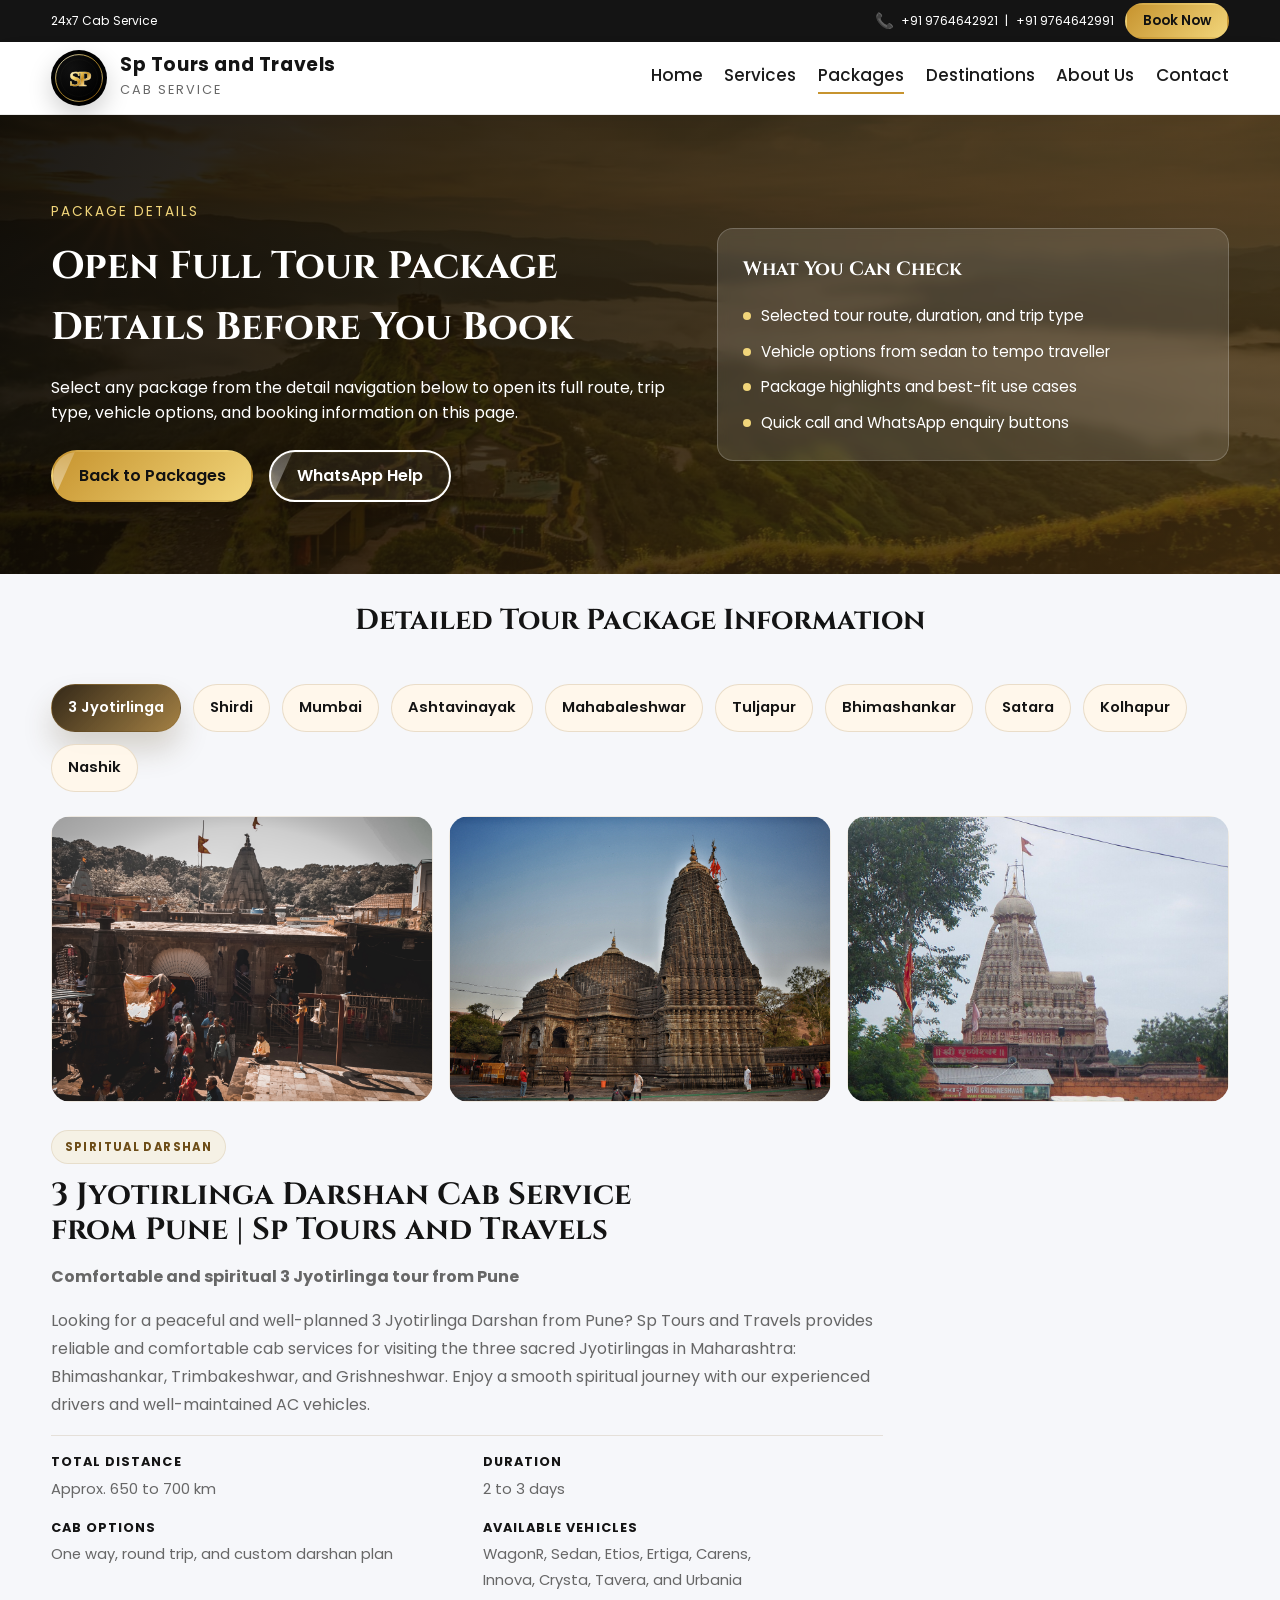
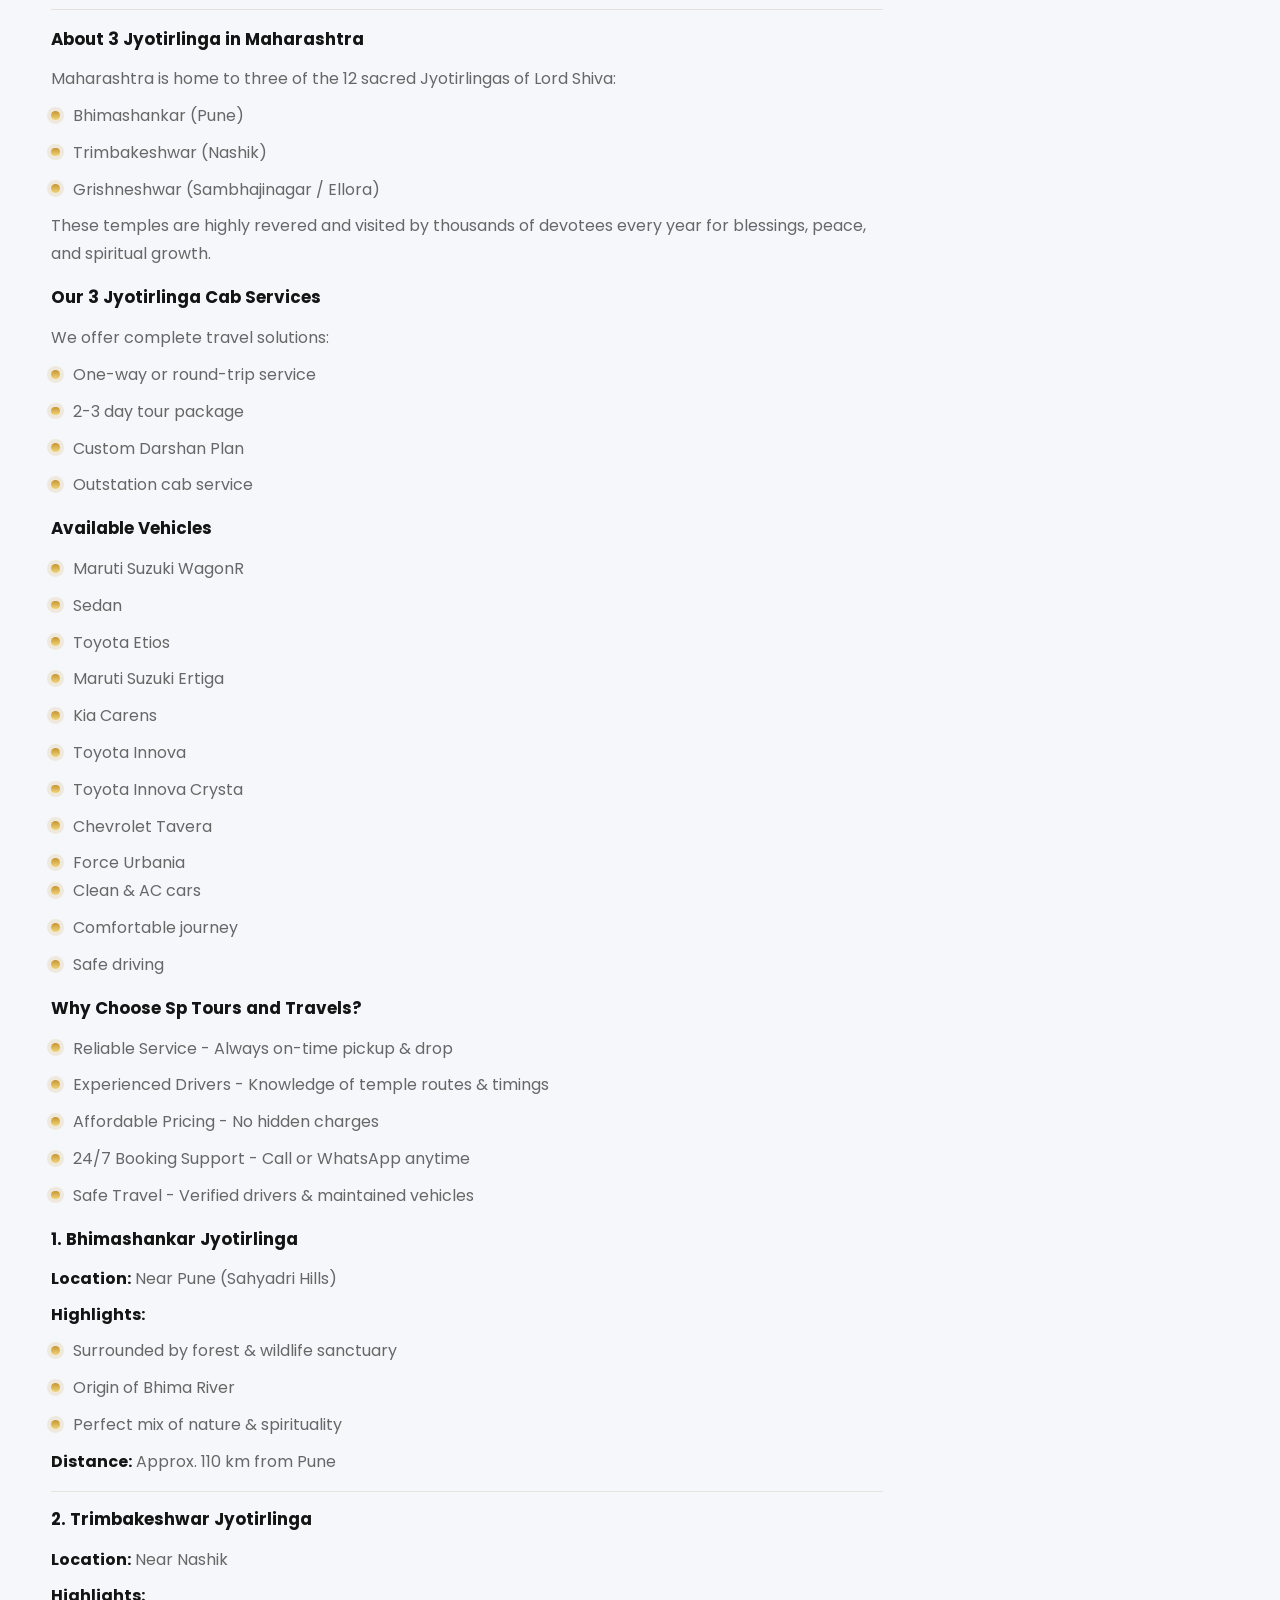
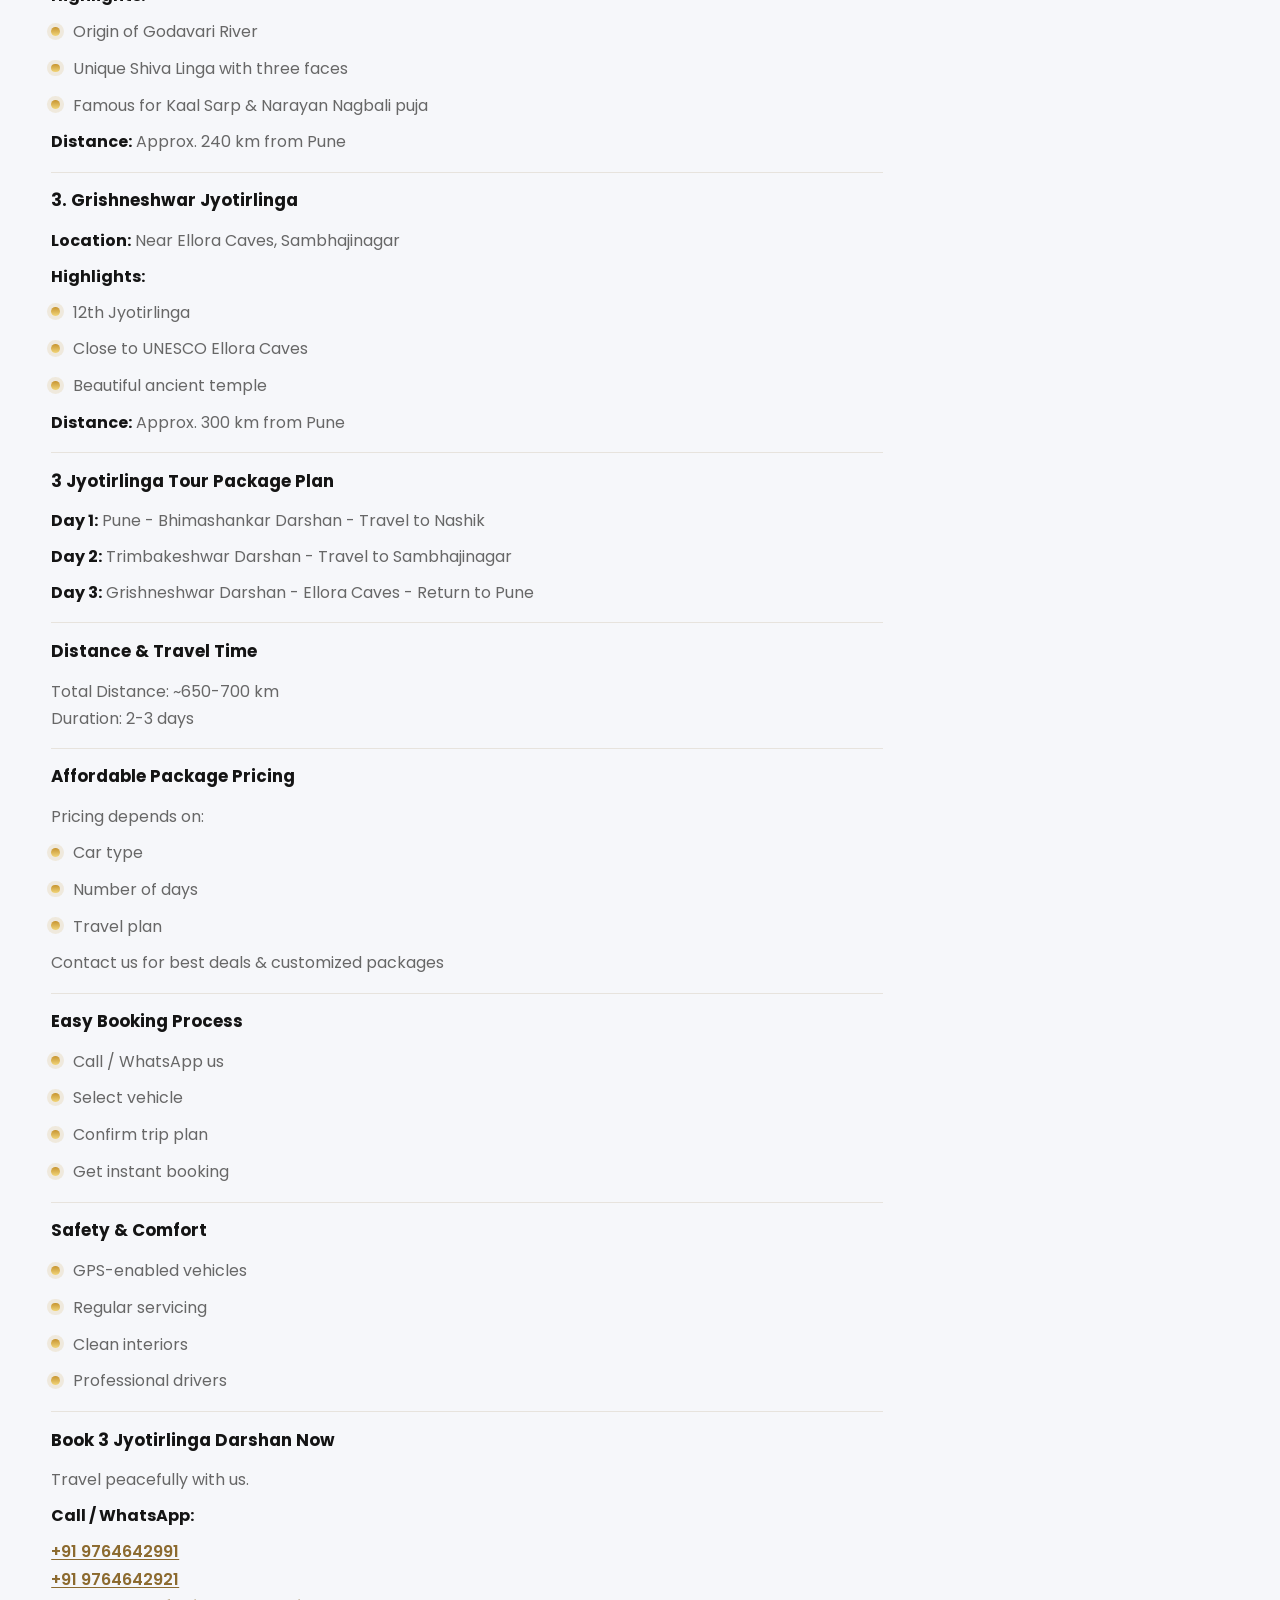
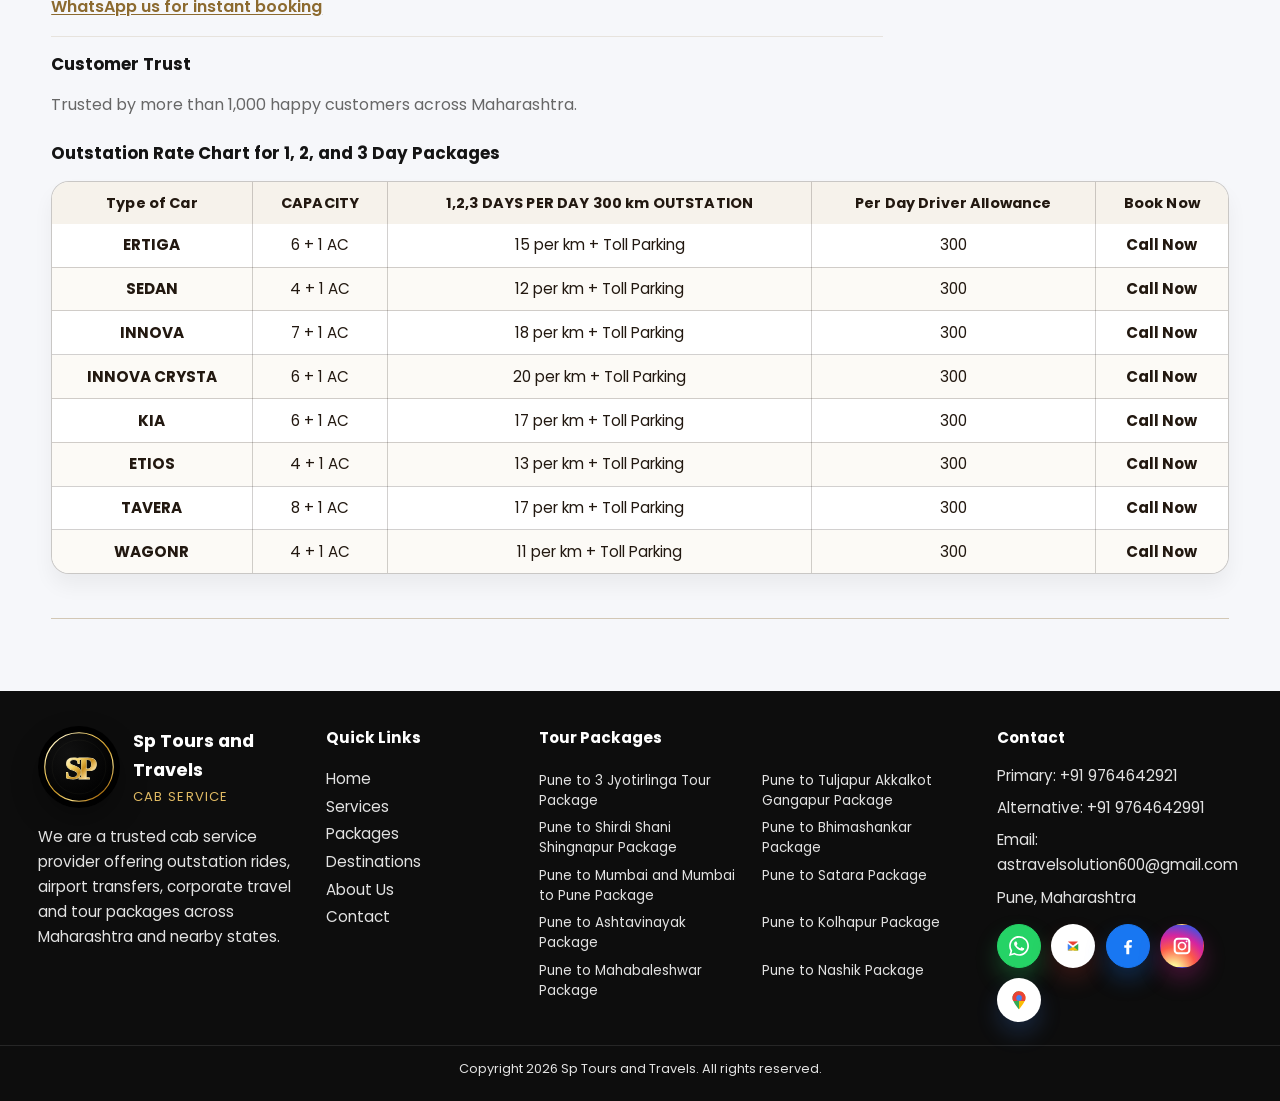
<file: Sp tours and Travel/package-details.html>
<!doctype html>
<html lang="en">
  <head>
    <meta charset="utf-8" />
    <meta name="viewport" content="width=device-width, initial-scale=1" />
    <title>Sp Tours and Travels | Tour Package Details</title>
    <meta
      name="description"
      content="Open full tour package details for Pune pilgrimage trips, hill station rides, and intercity cab packages with route, duration, vehicles, and booking options."
    />
    <meta
      name="keywords"
      content="Pune tour packages, Pune cab packages, Pune to 3 Jyotirlinga tour package, 3 Jyotirlinga tour from Pune, Bhimashankar Trimbakeshwar Grishneshwar tour, Jyotirlinga cab service Pune, Maharashtra temple tour package, Pune to Jyotirlinga cab, Pune to Shirdi Shani Shingnapur cab, Pune to Shirdi cab, Shirdi taxi service, Pune to Shani Shingnapur cab, Shirdi darshan cab, Shirdi tour package, Sai Baba temple cab service, Pune to Mumbai cab service, Pune to Mumbai cab, Pune to Mumbai taxi, Mumbai airport cab Pune, One way cab Pune to Mumbai, Cab service Pune, Mumbai taxi service, Pune to Ashtavinayak package, Pune to Ashtavinayak cab, Ashtavinayak darshan cab, Ganpati temple tour Maharashtra, Pune to Ashtavinayak taxi, Ashtavinayak yatra package, Ganpati temple cab service, Ashtavinayak trip from Pune, Pune to Mahabaleshwar cab, Pune to Mahabaleshwar cab service, Pune to Mahabaleshwar taxi, Mahabaleshwar cab service, outstation cab Pune, one way cab Pune, cab booking Pune, Pune travel service, Mahabaleshwar taxi fare, Pune to Tuljapur Akkalkot Gangapur tour, Pune to Tuljapur cab, Tuljapur Akkalkot Gangapur taxi, Swami Samarth darshan cab, Dattatreya temple Gangapur cab, Pune to Tuljapur taxi service, Spiritual tour package Maharashtra, Tuljapur Akkalkot tour package, Pune to Bhimashankar package, Pune to Bhimashankar cab, Bhimashankar taxi service, Jyotirlinga darshan cab, Pune to Bhimashankar taxi, Bhimashankar tour package, Shiva temple cab service, Pune to Satara taxi, Pune to Satara cab, Satara taxi service, Pune to Kaas Plateau cab, Satara sightseeing taxi, Satara tour package, Thoseghar waterfall trip, Weekend trip near Pune, Pune to Kolhapur cab, Kolhapur taxi service, Mahalaxmi temple cab, Pune to Kolhapur taxi, Kolhapur tour package, Kolhapur darshan cab, Pune to Nashik cab, Nashik taxi service, Trimbakeshwar cab, Pune to Nashik taxi, Nashik tour package, Wine tour Nashik cab"
    />
    <meta name="robots" content="index, follow" />
    <meta property="og:title" content="Sp Tours and Travels | Tour Package Details" />
    <meta
      property="og:description"
      content="View the full route, trip type, vehicle options, and booking details for Sp Tours and Travels tour packages."
    />
    <meta property="og:type" content="website" />
    <link rel="preconnect" href="https://fonts.googleapis.com" />
    <link rel="preconnect" href="https://fonts.gstatic.com" crossorigin />
    <link href="https://fonts.googleapis.com/css2?family=Cinzel:wght@500;600;700&family=Poppins:wght@300;400;500;600;700&display=swap" rel="stylesheet" />
    <link rel="icon" href="favicon.ico" sizes="any" />
    <link rel="icon" type="image/png" sizes="48x48" href="favicon-48x48.png" />
    <link rel="apple-touch-icon" sizes="180x180" href="apple-touch-icon.png" />
    <link rel="manifest" href="site.webmanifest" />
    <meta name="theme-color" content="#0d6efd" />
    <link rel="stylesheet" href="styles.css" />
    <script type="application/ld+json">
      {
        "@context": "https://schema.org",
        "@type": "ItemList",
        "name": "Sp Tours and Travels Tour Packages",
        "itemListElement": [
          {
            "@type": "ListItem",
            "position": 1,
            "name": "Pune to 3 Jyotirlinga Tour Package",
            "url": "package-details.html#details-jyotirlinga"
          },
          {
            "@type": "ListItem",
            "position": 2,
            "name": "Pune to Shirdi Shani Shingnapur Package",
            "url": "package-details.html#details-shirdi"
          },
          {
            "@type": "ListItem",
            "position": 3,
            "name": "Pune to Mumbai and Mumbai to Pune Package",
            "url": "package-details.html#details-mumbai"
          },
          {
            "@type": "ListItem",
            "position": 4,
            "name": "Pune to Ashtavinayak Package",
            "url": "package-details.html#details-ashtavinayak"
          },
          {
            "@type": "ListItem",
            "position": 5,
            "name": "Pune to Mahabaleshwar Package",
            "url": "package-details.html#details-mahabaleshwar"
          },
          {
            "@type": "ListItem",
            "position": 6,
            "name": "Pune to Tuljapur Akkalkot Gangapur Package",
            "url": "package-details.html#details-tuljapur"
          },
          {
            "@type": "ListItem",
            "position": 7,
            "name": "Pune to Bhimashankar Package",
            "url": "package-details.html#details-bhimashankar"
          },
          {
            "@type": "ListItem",
            "position": 8,
            "name": "Pune to Satara Package",
            "url": "package-details.html#details-satara"
          },
          {
            "@type": "ListItem",
            "position": 9,
            "name": "Pune to Kolhapur Package",
            "url": "package-details.html#details-kolhapur"
          },
          {
            "@type": "ListItem",
            "position": 10,
            "name": "Pune to Nashik Package",
            "url": "package-details.html#details-nashik"
          }
        ]
      }
    </script>
  </head>
  <body class="package-detail-page">
    <div class="topbar">
      <div class="container topbar-inner">
        <div class="topbar-item">24x7 Cab Service</div>
        <div class="topbar-item">
          <span class="topbar-phone"><span class="topbar-phone-icon" aria-hidden="true">&#128222;</span><span>+91 9764642921</span><span aria-hidden="true">|</span><span>+91 9764642991</span></span>
          <a class="btn btn-small" href="https://wa.me/919764642921?text=Hello%20Sp%20Tours%20and%20Travels%2C%0A%0AI%20would%20like%20to%20enquire%20about%20booking%20a%20tour%20package.%0APlease%20share%20the%20available%20package%20options%2C%20pricing%2C%20and%20inclusions.%0A%0AThank%20you." target="_blank" rel="noreferrer">Book Now</a>
        </div>
      </div>
    </div>

    <header class="site-header">
      <div class="container header-inner">
        <a class="logo" href="index.html" aria-label="Sp Tours and Travels">
          <span class="logo-mark" aria-hidden="true"><img src="assets/as-logo-badge.svg" alt="" /></span>
          <span class="logo-text">
            <strong>Sp Tours and Travels</strong>
            <em>Cab Service</em>
          </span>
        </a>
        <button class="nav-toggle" type="button" aria-expanded="false" aria-controls="primary-nav">Menu</button>
        <nav id="primary-nav" class="site-nav">
          <a href="index.html">Home</a>
          <a href="services.html">Services</a>
          <a href="packages.html" aria-current="page">Packages</a>
          <a href="destinations.html">Destinations</a>
          <a href="about.html">About Us</a>
          <a href="contact.html">Contact</a>
        </nav>
      </div>
    </header>

    <section class="page-hero packages-hero" style="--page-bg: url('assets/mahabaleshwar-landscape.jpeg');">
      <div class="container page-hero-inner">
        <div>
          <p class="eyebrow">Package Details</p>
          <h1>Open Full Tour Package Details Before You Book</h1>
          <p>
            Select any package from the detail navigation below to open its full route, trip type, vehicle options,
            and booking information on this page.
          </p>
          <div class="hero-actions">
            <a class="btn" href="packages.html">Back to Packages</a>
            <a class="btn btn-outline" href="https://wa.me/919764642921?text=Hello%20Sp%20Tours%20and%20Travels%2C%0A%0AI%20need%20help%20selecting%20the%20right%20tour%20package.%0APlease%20suggest%20suitable%20package%20options%2C%20pricing%2C%20and%20inclusions.%0A%0AThank%20you." target="_blank" rel="noreferrer">WhatsApp Help</a>
          </div>
        </div>
        <div class="hero-panel">
          <h3>What You Can Check</h3>
          <ul>
            <li>Selected tour route, duration, and trip type</li>
            <li>Vehicle options from sedan to tempo traveller</li>
            <li>Package highlights and best-fit use cases</li>
            <li>Quick call and WhatsApp enquiry buttons</li>
          </ul>
        </div>
      </div>
    </section>

    <section class="section package-browser" hidden aria-hidden="true">
      <div class="container">
        <div class="package-overview-grid">
          <a id="package-jyotirlinga" class="package-overview-card" href="#details-jyotirlinga" style="--package-card-image: url('assets/jyotirlinga-card.jpeg'); --package-card-position: 64% 50%;">
            <span class="package-overview-thumb" aria-hidden="true"></span>
            <div class="package-overview-copy">
              <h3>Pune to 3 Jyotirlinga</h3>
            </div>
            <span class="package-overview-link">
              <span>View Details</span>
              <svg viewBox="0 0 24 24" aria-hidden="true">
                <path d="M5 12h14" />
                <path d="m13 6 6 6-6 6" />
              </svg>
            </span>
          </a>
          <a id="package-shirdi" class="package-overview-card" href="#details-shirdi" style="--package-card-image: url('assets/shirdi-sai-baba.jpeg'); --package-card-position: 50% 32%;">
            <span class="package-overview-thumb" aria-hidden="true"></span>
            <div class="package-overview-copy">
              <h3>Pune to Shirdi Shani Shingnapur</h3>
            </div>
            <span class="package-overview-link">
              <span>View Details</span>
              <svg viewBox="0 0 24 24" aria-hidden="true">
                <path d="M5 12h14" />
                <path d="m13 6 6 6-6 6" />
              </svg>
            </span>
          </a>
          <a id="package-mumbai" class="package-overview-card" href="#details-mumbai" style="--package-card-image: url('assets/mumbai-destination-card.jpeg'); --package-card-position: 40% 84%; --package-card-size: auto 148%;">
            <span class="package-overview-thumb" aria-hidden="true"></span>
            <div class="package-overview-copy">
              <h3>Pune to Mumbai / Mumbai to Pune</h3>
            </div>
            <span class="package-overview-link">
              <span>View Details</span>
              <svg viewBox="0 0 24 24" aria-hidden="true">
                <path d="M5 12h14" />
                <path d="m13 6 6 6-6 6" />
              </svg>
            </span>
          </a>
          <a id="package-ashtavinayak" class="package-overview-card" href="#details-ashtavinayak" style="--package-card-image: url('assets/ganpatipule-card-web.jpg'); --package-card-position: 50% 52%; --package-card-size: auto 120%;">
            <span class="package-overview-thumb" aria-hidden="true"></span>
            <div class="package-overview-copy">
              <h3>Pune to Ashtavinayak</h3>
            </div>
            <span class="package-overview-link">
              <span>View Details</span>
              <svg viewBox="0 0 24 24" aria-hidden="true">
                <path d="M5 12h14" />
                <path d="m13 6 6 6-6 6" />
              </svg>
            </span>
          </a>
          <a id="package-mahabaleshwar" class="package-overview-card" href="#details-mahabaleshwar" style="--package-card-image: url('assets/mahabaleshwar-card-web.jpg'); --package-card-position: 58% 52%; --package-card-size: auto 112%;">
            <span class="package-overview-thumb" aria-hidden="true"></span>
            <div class="package-overview-copy">
              <h3>Pune to Mahabaleshwar</h3>
            </div>
            <span class="package-overview-link">
              <span>View Details</span>
              <svg viewBox="0 0 24 24" aria-hidden="true">
                <path d="M5 12h14" />
                <path d="m13 6 6 6-6 6" />
              </svg>
            </span>
          </a>
          <a id="package-tuljapur" class="package-overview-card" href="#details-tuljapur" style="--package-card-image: url('assets/swami-samarth-darshan-user.jpg'); --package-card-position: 50% 0%; --package-card-size: 100% auto;">
            <span class="package-overview-thumb" aria-hidden="true"></span>
            <div class="package-overview-copy">
              <h3>Pune to Tuljapur Akkalkot Gangapur</h3>
            </div>
            <span class="package-overview-link">
              <span>View Details</span>
              <svg viewBox="0 0 24 24" aria-hidden="true">
                <path d="M5 12h14" />
                <path d="m13 6 6 6-6 6" />
              </svg>
            </span>
          </a>
          <a id="package-bhimashankar" class="package-overview-card" href="#details-bhimashankar" style="--package-card-image: url('assets/bhimashankar-card-hero.jpeg'); --package-card-position: 54% 48%;">
            <span class="package-overview-thumb" aria-hidden="true"></span>
            <div class="package-overview-copy">
              <h3>Pune to Bhimashankar</h3>
            </div>
            <span class="package-overview-link">
              <span>View Details</span>
              <svg viewBox="0 0 24 24" aria-hidden="true">
                <path d="M5 12h14" />
                <path d="m13 6 6 6-6 6" />
              </svg>
            </span>
          </a>
          <a id="package-satara" class="package-overview-card" href="#details-satara" style="--package-card-image: url('assets/kas-pathar-card.jpeg'); --package-card-position: 50% 50%;">
            <span class="package-overview-thumb" aria-hidden="true"></span>
            <div class="package-overview-copy">
              <h3>Pune to Satara</h3>
            </div>
            <span class="package-overview-link">
              <span>View Details</span>
              <svg viewBox="0 0 24 24" aria-hidden="true">
                <path d="M5 12h14" />
                <path d="m13 6 6 6-6 6" />
              </svg>
            </span>
          </a>
          <a id="package-kolhapur" class="package-overview-card" href="#details-kolhapur" style="--package-card-image: url('assets/kolhapur-mahalaxmi-temple.jpeg'); --package-card-position: 52% 40%;">
            <span class="package-overview-thumb" aria-hidden="true"></span>
            <div class="package-overview-copy">
              <h3>Pune to Kolhapur</h3>
            </div>
            <span class="package-overview-link">
              <span>View Details</span>
              <svg viewBox="0 0 24 24" aria-hidden="true">
                <path d="M5 12h14" />
                <path d="m13 6 6 6-6 6" />
              </svg>
            </span>
          </a>
          <a id="package-nashik" class="package-overview-card" href="#details-nashik" style="--package-card-image: url('assets/trimbakeshwar-temple.jpeg'); --package-card-position: center 42%;">
            <span class="package-overview-thumb" aria-hidden="true"></span>
            <div class="package-overview-copy">
              <h3>Pune to Nashik</h3>
            </div>
            <span class="package-overview-link">
              <span>View Details</span>
              <svg viewBox="0 0 24 24" aria-hidden="true">
                <path d="M5 12h14" />
                <path d="m13 6 6 6-6 6" />
              </svg>
            </span>
          </a>
        </div>
      </div>
    </section>

    <section class="section package-detail-section">
      <div class="container">
        <div class="section-heading">
          <h2>Detailed Tour Package Information</h2>
        </div>
        <div class="package-chip-nav" data-package-chip-nav aria-label="Package detail navigation">
          <a href="#details-jyotirlinga" data-package-link="details-jyotirlinga">3 Jyotirlinga</a>
          <a href="#details-shirdi" data-package-link="details-shirdi">Shirdi</a>
          <a href="#details-mumbai" data-package-link="details-mumbai">Mumbai</a>
          <a href="#details-ashtavinayak" data-package-link="details-ashtavinayak">Ashtavinayak</a>
          <a href="#details-mahabaleshwar" data-package-link="details-mahabaleshwar">Mahabaleshwar</a>
          <a href="#details-tuljapur" data-package-link="details-tuljapur">Tuljapur</a>
          <a href="#details-bhimashankar" data-package-link="details-bhimashankar">Bhimashankar</a>
          <a href="#details-satara" data-package-link="details-satara">Satara</a>
          <a href="#details-kolhapur" data-package-link="details-kolhapur">Kolhapur</a>
          <a href="#details-nashik" data-package-link="details-nashik">Nashik</a>
          <button class="package-chip-close" type="button" data-package-close hidden aria-label="Close current package details" title="Close current package details">
            &times;
          </button>
        </div>
        <div class="package-detail-stack" data-package-detail-stack>
          <article id="details-jyotirlinga" class="package-detail-card package-detail-card-centered">
            <div class="package-detail-layout">
              <div class="package-detail-media">
                <figure class="package-media-frame">
                  <img src="assets/jyotirlinga-bhimashankar-web.jpg" alt="Bhimashankar Temple for the 3 Jyotirlinga package" loading="lazy" />
                </figure>
                <div class="package-media-strip">
                  <div class="package-media-thumb">
                    <img src="assets/jyotirlinga-trimbakeshwar-web.jpg" alt="Trimbakeshwar Temple on the 3 Jyotirlinga route" loading="lazy" />
                  </div>
                  <div class="package-media-thumb">
                    <img src="assets/jyotirlinga-grishneshwar-web-better.jpg" alt="Grishneshwar Temple near Ellora for the 3 Jyotirlinga route" loading="lazy" />
                  </div>
                </div>
              </div>
              <div class="package-detail-content">
                <div class="package-heading-row">
                  <div>
                    <span class="package-overview-badge">Spiritual Darshan</span>
                    <h2>3 Jyotirlinga Darshan Cab Service from Pune | Sp Tours and Travels</h2>
                  </div>
                </div>
                <p class="package-lead">
                  <strong>Comfortable and spiritual 3 Jyotirlinga tour from Pune</strong>
                </p>
                <p class="package-mobile-justify">
                  Looking for a peaceful and well-planned 3 Jyotirlinga Darshan from Pune? Sp Tours and Travels
                  provides reliable and comfortable cab services for visiting the three sacred Jyotirlingas in
                  Maharashtra: Bhimashankar, Trimbakeshwar, and Grishneshwar. Enjoy a smooth spiritual journey with
                  our experienced drivers and well-maintained AC vehicles.
                </p>
                <div class="package-meta-grid">
                  <div class="package-meta-card">
                    <strong>Total Distance</strong>
                    <span>Approx. 650 to 700 km</span>
                  </div>
                  <div class="package-meta-card">
                    <strong>Duration</strong>
                    <span>2 to 3 days</span>
                  </div>
                  <div class="package-meta-card">
                    <strong>Cab Options</strong>
                    <span>One way, round trip, and custom darshan plan</span>
                  </div>
                  <div class="package-meta-card">
                    <strong>Available Vehicles</strong>
                    <span>WagonR, Sedan, Etios, Ertiga, Carens, Innova, Crysta, Tavera, and Urbania</span>
                  </div>
                </div>
                <div class="package-columns">
                  <div>
                    <h3>About 3 Jyotirlinga in Maharashtra</h3>
                    <p>Maharashtra is home to three of the 12 sacred Jyotirlingas of Lord Shiva:</p>
                    <ul class="package-list">
                      <li>Bhimashankar (Pune)</li>
                      <li>Trimbakeshwar (Nashik)</li>
                      <li>Grishneshwar (Sambhajinagar / Ellora)</li>
                    </ul>
                    <p>
                      These temples are highly revered and visited by thousands of devotees every year for blessings,
                      peace, and spiritual growth.
                    </p>
                  </div>
                </div>
                <div class="package-columns">
                  <div>
                    <h3>Our 3 Jyotirlinga Cab Services</h3>
                    <p>We offer complete travel solutions:</p>
                    <ul class="package-list">
                      <li>One-way or round-trip service</li>
                      <li>2-3 day tour package</li>
                      <li>Custom Darshan Plan</li>
                      <li>Outstation cab service</li>
                    </ul>
                  </div>
                </div>
                <div class="package-columns">
                  <div>
                    <h3>Available Vehicles</h3>
                    <ul class="package-list">
                      <li>Maruti Suzuki WagonR</li>
                      <li>Sedan</li>
                      <li>Toyota Etios</li>
                      <li>Maruti Suzuki Ertiga</li>
                      <li>Kia Carens</li>
                      <li>Toyota Innova</li>
                      <li>Toyota Innova Crysta</li>
                      <li>Chevrolet Tavera</li>
                      <li>Force Urbania</li>
                    </ul>
                    <ul class="package-list">
                      <li>Clean &amp; AC cars</li>
                      <li>Comfortable journey</li>
                      <li>Safe driving</li>
                    </ul>
                  </div>
                </div>
                <div class="package-columns">
                  <div>
                    <h3>Why Choose Sp Tours and Travels?</h3>
                    <ul class="package-list">
                      <li>Reliable Service - Always on-time pickup &amp; drop</li>
                      <li>Experienced Drivers - Knowledge of temple routes &amp; timings</li>
                      <li>Affordable Pricing - No hidden charges</li>
                      <li>24/7 Booking Support - Call or WhatsApp anytime</li>
                      <li>Safe Travel - Verified drivers &amp; maintained vehicles</li>
                    </ul>
                  </div>
                </div>
                <div class="package-note-grid">
                  <article class="package-note-card">
                    <h3>1. Bhimashankar Jyotirlinga</h3>
                    <p><strong>Location:</strong> Near Pune (Sahyadri Hills)</p>
                    <p><strong>Highlights:</strong></p>
                    <ul class="package-list">
                      <li>Surrounded by forest &amp; wildlife sanctuary</li>
                      <li>Origin of Bhima River</li>
                      <li>Perfect mix of nature &amp; spirituality</li>
                    </ul>
                    <p><strong>Distance:</strong> Approx. 110 km from Pune</p>
                  </article>
                  <article class="package-note-card">
                    <h3>2. Trimbakeshwar Jyotirlinga</h3>
                    <p><strong>Location:</strong> Near Nashik</p>
                    <p><strong>Highlights:</strong></p>
                    <ul class="package-list">
                      <li>Origin of Godavari River</li>
                      <li>Unique Shiva Linga with three faces</li>
                      <li>Famous for Kaal Sarp &amp; Narayan Nagbali puja</li>
                    </ul>
                    <p><strong>Distance:</strong> Approx. 240 km from Pune</p>
                  </article>
                  <article class="package-note-card">
                    <h3>3. Grishneshwar Jyotirlinga</h3>
                    <p><strong>Location:</strong> Near Ellora Caves, Sambhajinagar</p>
                    <p><strong>Highlights:</strong></p>
                    <ul class="package-list">
                      <li>12th Jyotirlinga</li>
                      <li>Close to UNESCO Ellora Caves</li>
                      <li>Beautiful ancient temple</li>
                    </ul>
                    <p><strong>Distance:</strong> Approx. 300 km from Pune</p>
                  </article>
                  <article class="package-note-card">
                    <h3>3 Jyotirlinga Tour Package Plan</h3>
                    <p><strong>Day 1:</strong> Pune - Bhimashankar Darshan - Travel to Nashik</p>
                    <p><strong>Day 2:</strong> Trimbakeshwar Darshan - Travel to Sambhajinagar</p>
                    <p><strong>Day 3:</strong> Grishneshwar Darshan - Ellora Caves - Return to Pune</p>
                  </article>
                  <article class="package-note-card">
                    <h3>Distance &amp; Travel Time</h3>
                    <p>
                      Total Distance: ~650-700 km
                      <br />
                      Duration: 2-3 days
                    </p>
                  </article>
                  <article class="package-note-card">
                    <h3>Affordable Package Pricing</h3>
                    <p>Pricing depends on:</p>
                    <ul class="package-list">
                      <li>Car type</li>
                      <li>Number of days</li>
                      <li>Travel plan</li>
                    </ul>
                    <p>Contact us for best deals &amp; customized packages</p>
                  </article>
                  <article class="package-note-card">
                    <h3>Easy Booking Process</h3>
                    <ul class="package-list">
                      <li>Call / WhatsApp us</li>
                      <li>Select vehicle</li>
                      <li>Confirm trip plan</li>
                      <li>Get instant booking</li>
                    </ul>
                  </article>
                  <article class="package-note-card">
                    <h3>Safety &amp; Comfort</h3>
                    <ul class="package-list">
                      <li>GPS-enabled vehicles</li>
                      <li>Regular servicing</li>
                      <li>Clean interiors</li>
                      <li>Professional drivers</li>
                    </ul>
                  </article>
                  <article class="package-note-card">
                    <h3>Book 3 Jyotirlinga Darshan Now</h3>
                    <p>Travel peacefully with us.</p>
                    <p><strong>Call / WhatsApp:</strong></p>
                    <p>
                      <a href="tel:+919764642991">+91 9764642991</a>
                      <br />
                      <a href="tel:+919764642921">+91 9764642921</a>
                      <br />
                      <a href="https://wa.me/919764642921?text=Hello%20Sp%20Tours%20and%20Travels%2C%0A%0AI%20would%20like%20more%20details%20about%20the%203%20Jyotirlinga%20Darshan%20cab%20service%20from%20Pune..%0APlease%20share%20the%20fare%2C%20vehicle%20options%2C%20itinerary%2C%20and%20availability.%0A%0AThank%20you." target="_blank" rel="noreferrer">WhatsApp us for instant booking</a>
                    </p>
                  </article>
                  <article class="package-note-card">
                    <h3>Customer Trust</h3>
                    <p>Trusted by more than 1,000 happy customers across Maharashtra.</p>
                  </article>
                </div>
              </div>
            </div>
          </article>

          <article id="details-shirdi" class="package-detail-card package-detail-card-centered">
            <div class="package-detail-layout">
              <div class="package-detail-media">
                <figure class="package-media-frame">
                  <img src="assets/shirdi-sai-baba.jpeg" alt="Pune to Shirdi and Shani Shingnapur package" loading="lazy" />
                </figure>
                <div class="package-media-strip">
                  <div class="package-media-thumb">
                    <img src="assets/shirdi-destination-card.jpeg" alt="Shirdi destination image for the package" loading="lazy" />
                  </div>
                  <div class="package-media-thumb">
                    <img src="assets/shanishingnapur-card.jpeg" alt="Shani Shingnapur destination image for the package" loading="lazy" />
                  </div>
                </div>
              </div>
              <div class="package-detail-content">
                <div class="package-heading-row">
                  <div>
                    <span class="package-overview-badge">Sai Darshan</span>
                    <h2>Pune to Shirdi &amp; Shani Shingnapur Cab Service | Sp Tours and Travels</h2>
                  </div>
                </div>
                <p class="package-lead">
                  <strong>Comfortable and reliable Shirdi darshan tour from Pune</strong>
                </p>
                <p>
                  Planning a spiritual trip to Shirdi Sai Baba Temple and Shani Shingnapur? Sp Tours and Travels
                  provides safe, affordable, and comfortable Pune to Shirdi cab service with professional drivers and
                  well-maintained AC cars. Enjoy a peaceful and hassle-free journey for your darshan.
                </p>
                <div class="package-meta-grid">
                  <div class="package-meta-card">
                    <strong>Distance</strong>
                    <span>Pune to Shirdi: Approx. 200 km</span>
                  </div>
                  <div class="package-meta-card">
                    <strong>Travel Time</strong>
                    <span>About 4 to 5 hours</span>
                  </div>
                  <div class="package-meta-card">
                    <strong>Trip Options</strong>
                    <span>One way, round trip, same day, and 2 days package</span>
                  </div>
                  <div class="package-meta-card">
                    <strong>Available Vehicles</strong>
                    <span>WagonR, Sedan, Etios, Ertiga, Carens, Innova, Crysta, Tavera, and Urbania</span>
                  </div>
                </div>
                <div class="package-columns">
                  <div>
                    <h3>About Shirdi &amp; Shani Shingnapur</h3>
                    <p><strong>Shirdi (Sai Baba Temple)</strong></p>
                    <p>
                      Shirdi is one of the most famous pilgrimage destinations in India, known for Sai Baba Temple,
                      where millions of devotees visit every year.
                    </p>
                    <p><strong>Shani Shingnapur</strong></p>
                    <p>
                      Located near Shirdi, this village is famous for the Shani Dev Temple, known for its unique
                      tradition of houses without doors.
                    </p>
                  </div>
                </div>
                <div class="package-columns">
                  <div>
                    <h3>Our Pune to Shirdi Cab Services</h3>
                    <p>We offer flexible travel options:</p>
                    <ul class="package-list">
                      <li>One-way cab</li>
                      <li>Round trip</li>
                      <li>Same-day return</li>
                      <li>2-day package</li>
                      <li>Shirdi + Shani Shingnapur Combo Trip</li>
                    </ul>
                  </div>
                </div>
                <div class="package-columns">
                  <div>
                    <h3>Available Vehicles</h3>
                    <ul class="package-list">
                      <li>Maruti Suzuki WagonR</li>
                      <li>Sedan</li>
                      <li>Toyota Etios</li>
                      <li>Maruti Suzuki Ertiga</li>
                      <li>Kia Carens</li>
                      <li>Toyota Innova</li>
                      <li>Toyota Innova Crysta</li>
                      <li>Chevrolet Tavera</li>
                      <li>Force Urbania</li>
                    </ul>
                    <ul class="package-list">
                      <li>AC &amp; clean cars</li>
                      <li>Comfortable seating</li>
                      <li>Safe journey</li>
                    </ul>
                  </div>
                </div>
                <div class="package-columns">
                  <div>
                    <h3>Why Choose Sp Tours and Travels?</h3>
                    <ul class="package-list">
                      <li>On-Time Pickup &amp; Drop - No delays, punctual service</li>
                      <li>Experienced Drivers - Know temple routes &amp; darshan timings</li>
                      <li>Affordable Pricing - Transparent pricing, no hidden cost</li>
                      <li>24/7 Service - Available anytime for booking</li>
                      <li>Safe &amp; Comfortable Travel - Your safety is our priority</li>
                    </ul>
                  </div>
                </div>
                <div class="package-note-grid">
                  <article class="package-note-card">
                    <h3>Shirdi Sai Baba Temple</h3>
                    <p><strong>Location:</strong> Shirdi, Ahmednagar District</p>
                    <p><strong>Highlights:</strong></p>
                    <ul class="package-list">
                      <li>Samadhi Mandir of Sai Baba</li>
                      <li>Dwarkamai &amp; Chavadi</li>
                      <li>Spiritual and peaceful atmosphere</li>
                    </ul>
                  </article>
                  <article class="package-note-card">
                    <h3>Shani Shingnapur Temple</h3>
                    <p><strong>Location:</strong> Approx. 70 km from Shirdi</p>
                    <p><strong>Highlights:</strong></p>
                    <ul class="package-list">
                      <li>Open-air temple of Lord Shani</li>
                      <li>Village with no doors (symbol of faith)</li>
                      <li>Strong spiritual belief &amp; rituals</li>
                    </ul>
                  </article>
                  <article class="package-note-card">
                    <h3>Best Places to Visit</h3>
                    <p><strong>In Shirdi:</strong></p>
                    <ul class="package-list">
                      <li>Sai Baba Samadhi Mandir</li>
                      <li>Dwarkamai</li>
                      <li>Chavadi</li>
                      <li>Lendi Baug</li>
                    </ul>
                    <p><strong>Near Shirdi:</strong></p>
                    <ul class="package-list">
                      <li>Shani Shingnapur Temple</li>
                    </ul>
                  </article>
                  <article class="package-note-card">
                    <h3>Distance &amp; Travel Time</h3>
                    <p>
                      Pune to Shirdi: ~200 km
                      <br />
                      Travel Time: 4-5 hours
                      <br />
                      Shirdi to Shani Shingnapur: ~70 km
                    </p>
                  </article>
                  <article class="package-note-card">
                    <h3>Shirdi Tour Package Plan</h3>
                    <p><strong>Option 1: Same-Day Trip</strong></p>
                    <p>Pune - Shirdi Darshan - Shani Shingnapur - Return</p>
                    <p><strong>Option 2: 2-Day Trip</strong></p>
                    <p>Day 1: Pune - Shirdi Darshan - Stay</p>
                    <p>Day 2: Shani Shingnapur - Return</p>
                  </article>
                  <article class="package-note-card">
                    <h3>Affordable Cab Pricing</h3>
                    <p>We offer budget-friendly packages for:</p>
                    <ul class="package-list">
                      <li>Family trips</li>
                      <li>Group travel</li>
                      <li>Corporate travel</li>
                    </ul>
                    <p>
                      Contact us for best deals
                    </p>
                  </article>
                  <article class="package-note-card">
                    <h3>Easy Booking Process</h3>
                    <ul class="package-list">
                      <li>Call / WhatsApp us</li>
                      <li>Choose your car</li>
                      <li>Confirm date &amp; time</li>
                      <li>Get instant booking</li>
                    </ul>
                  </article>
                  <article class="package-note-card">
                    <h3>Safety &amp; Comfort</h3>
                    <ul class="package-list">
                      <li>Well-maintained vehicles</li>
                      <li>Verified drivers</li>
                      <li>GPS tracking</li>
                      <li>Clean &amp; hygienic cars</li>
                    </ul>
                  </article>
                  <article class="package-note-card">
                    <h3>Book Pune to Shirdi Cab Now</h3>
                    <p>Travel peacefully with us.</p>
                    <p><strong>Call / WhatsApp:</strong></p>
                    <p>
                      <a href="tel:+919764642991">+91 9764642991</a>
                      <br />
                      <a href="tel:+919764642921">+91 9764642921</a>
                      <br />
                      <a href="https://wa.me/919764642921?text=Hello%20Sp%20Tours%20and%20Travels%2C%0A%0AI%20would%20like%20more%20details%20about%20the%20Pune%20to%20Shirdi%20and%20Shani%20Shingnapur%20cab%20service..%0APlease%20share%20the%20fare%2C%20vehicle%20options%2C%20itinerary%2C%20and%20availability.%0A%0AThank%20you." target="_blank" rel="noreferrer">WhatsApp us for instant booking</a>
                    </p>
                  </article>
                  <article class="package-note-card">
                    <h3>Customer Satisfaction</h3>
                    <p>Trusted by 1000+ happy customers for safe and reliable travel.</p>
                  </article>
                </div>
              </div>
            </div>
          </article>

          <article id="details-mumbai" class="package-detail-card package-detail-card-centered">
            <div class="package-detail-layout">
              <div class="package-detail-media">
                <figure class="package-media-frame">
                  <img src="assets/mumbai-destination-card.jpeg" alt="Pune to Mumbai and Mumbai to Pune transfer package" loading="lazy" />
                </figure>
                <div class="package-media-strip">
                  <div class="package-media-thumb">
                    <img src="assets/lonavala-card.jpeg" alt="Scenic Lonavala stretch on the Pune to Mumbai route" loading="lazy" />
                  </div>
                  <div class="package-media-thumb">
                    <img src="assets/mumbai-marine-drive-web.jpg" alt="Marine Drive evening view on the Mumbai package route" loading="lazy" />
                  </div>
                </div>
              </div>
              <div class="package-detail-content">
                <div class="package-heading-row">
                  <div>
                    <span class="package-overview-badge">Intercity Transfer</span>
                    <h2>Pune to Mumbai Cab Service | Sp Tours and Travels</h2>
                  </div>
                </div>
                <p class="package-lead">
                  <strong>Comfortable and reliable cab service from Pune to Mumbai</strong>
                </p>
                <p>
                  Looking for a safe, fast, and affordable Pune to Mumbai cab service? Sp Tours and Travels provides
                  premium cab services with professional drivers, clean AC cars, and on-time pickup &amp; drop.
                  Whether you are traveling for business, airport transfer, or leisure, we ensure a smooth and
                  stress-free journey from Pune to Mumbai.
                </p>
                <div class="package-meta-grid">
                  <div class="package-meta-card">
                    <strong>Distance</strong>
                    <span>Approx. 150 km from Pune</span>
                  </div>
                  <div class="package-meta-card">
                    <strong>Travel Time</strong>
                    <span>3 to 4 hours via expressway</span>
                  </div>
                  <div class="package-meta-card">
                    <strong>Trip Options</strong>
                    <span>One way, round trip, airport transfer, and outstation plans</span>
                  </div>
                  <div class="package-meta-card">
                    <strong>Available Vehicles</strong>
                    <span>WagonR, Sedan, Etios, Ertiga, Carens, Innova, Crysta, Tavera, and Urbania</span>
                  </div>
                </div>
                <div class="package-columns">
                  <div>
                    <h3>About Mumbai, the City of Dreams</h3>
                    <p>Mumbai is the financial capital of India and one of the busiest metropolitan cities. It is famous for:</p>
                    <ul class="package-list">
                      <li>Modern skyline &amp; nightlife</li>
                      <li>Bollywood film industry</li>
                      <li>Marine Drive &amp; beaches</li>
                      <li>Shopping &amp; street food</li>
                      <li>Corporate &amp; business hubs</li>
                    </ul>
                    <p>Mumbai is perfect for business trips, family travel, and tourism.</p>
                  </div>
                </div>
                <div class="package-columns">
                  <div>
                    <h3>Our Pune to Mumbai Cab Services</h3>
                    <p>We offer flexible travel options:</p>
                    <ul class="package-list">
                      <li>One-way cab Service - Perfect for drop-only travel</li>
                      <li>Round trip Service - Return journey with waiting time</li>
                      <li>Airport transfer - Pune to Mumbai Airport pickup/drop</li>
                      <li>Outstation cab service - Custom travel plans available</li>
                    </ul>
                  </div>
                </div>
                <div class="package-columns">
                  <div>
                    <h3>Available Vehicles</h3>
                    <ul class="package-list">
                      <li>Maruti Suzuki WagonR</li>
                      <li>Sedan</li>
                      <li>Toyota Etios</li>
                      <li>Maruti Suzuki Ertiga</li>
                      <li>Kia Carens</li>
                      <li>Toyota Innova</li>
                      <li>Toyota Innova Crysta</li>
                      <li>Chevrolet Tavera</li>
                      <li>Force Urbania</li>
                    </ul>
                    <ul class="package-list">
                      <li>AC &amp; clean cars</li>
                      <li>Comfortable seating</li>
                      <li>Well-maintained vehicles</li>
                    </ul>
                  </div>
                </div>
                <div class="package-columns">
                  <div>
                    <h3>Why Choose Sp Tours and Travels?</h3>
                    <ul class="package-list">
                      <li>On-Time Pickup &amp; Drop - Punctual and reliable service</li>
                      <li>Experienced Drivers - Skilled drivers with route knowledge</li>
                      <li>Affordable Pricing - Transparent pricing with no hidden charges</li>
                      <li>24/7 Availability - Book anytime via call or WhatsApp</li>
                      <li>Safe &amp; Comfortable Travel - Your safety is our priority</li>
                    </ul>
                  </div>
                </div>
                <div class="package-note-grid">
                  <article class="package-note-card">
                    <h3>Best Places to Visit in Mumbai</h3>
                    <ul class="package-list">
                      <li>Marine Drive</li>
                      <li>Gateway of India</li>
                      <li>Juhu Beach</li>
                      <li>Colaba Causeway</li>
                      <li>Film City</li>
                    </ul>
                  </article>
                  <article class="package-note-card">
                    <h3>Distance &amp; Travel Time</h3>
                    <p>
                      Distance: ~150 km from Pune
                      <br />
                      Travel Time: 3-4 hours (via expressway)
                      <br />
                      Enjoy a smooth ride through the Mumbai-Pune Expressway.
                    </p>
                  </article>
                  <article class="package-note-card">
                    <h3>Affordable Cab Pricing</h3>
                    <p>We provide budget-friendly options based on:</p>
                    <ul class="package-list">
                      <li>Car type</li>
                      <li>One way / round trip</li>
                      <li>Waiting time</li>
                    </ul>
                    <p>Contact us for best deals</p>
                  </article>
                  <article class="package-note-card">
                    <h3>Pune to Mumbai Cab Packages</h3>
                    <ul class="package-list">
                      <li>One Way Drop</li>
                      <li>Same-day return</li>
                      <li>Airport Pickup/Drop</li>
                      <li>Business Travel Packages</li>
                    </ul>
                  </article>
                  <article class="package-note-card">
                    <h3>Easy Booking Process</h3>
                    <ul class="package-list">
                      <li>Call / WhatsApp us</li>
                      <li>Choose your vehicle</li>
                      <li>Confirm pickup time</li>
                      <li>Get instant booking</li>
                    </ul>
                  </article>
                  <article class="package-note-card">
                    <h3>Safety &amp; Reliability</h3>
                    <ul class="package-list">
                      <li>GPS-enabled vehicles</li>
                      <li>Verified drivers</li>
                      <li>Regular maintenance</li>
                      <li>Clean &amp; hygienic cars</li>
                    </ul>
                  </article>
                  <article class="package-note-card">
                    <h3>Book Pune to Mumbai Cab Now</h3>
                    <p>Enjoy a safe and comfortable journey.</p>
                    <p><strong>Call / WhatsApp:</strong></p>
                    <p>
                      <a href="tel:+919764642991">+91 9764642991</a>
                      <br />
                      <a href="tel:+919764642921">+91 9764642921</a>
                      <br />
                      <a href="https://wa.me/919764642921?text=Hello%20Sp%20Tours%20and%20Travels%2C%0A%0AI%20would%20like%20more%20details%20about%20the%20Pune%20to%20Mumbai%20cab%20service..%0APlease%20share%20the%20fare%2C%20vehicle%20options%2C%20itinerary%2C%20and%20availability.%0A%0AThank%20you." target="_blank" rel="noreferrer">WhatsApp us for instant booking</a>
                    </p>
                  </article>
                  <article class="package-note-card">
                    <h3>Customer Satisfaction</h3>
                    <p>Trusted by 1000+ happy customers for reliable cab services.</p>
                  </article>
                </div>
              </div>
            </div>
          </article>

          <article id="details-ashtavinayak" class="package-detail-card package-detail-card-centered">
            <div class="package-detail-layout">
              <div class="package-detail-media">
                <figure class="package-media-frame">
                  <img src="assets/ashtavinayak-ranjangaon-web.jpg" alt="Ranjangaon Mahaganapati Temple on the Ashtavinayak route" loading="lazy" />
                </figure>
                <div class="package-media-strip">
                  <div class="package-media-thumb">
                    <img src="assets/ashtavinayak-theur-web-alt.jpg" alt="Ganpati idol at Theur Chintamani Temple on the Ashtavinayak route" loading="lazy" />
                  </div>
                  <div class="package-media-thumb">
                    <img src="assets/ashtavinayak-ozar-web.jpg" alt="Ozar Vighnahar Temple on the Ashtavinayak route" loading="lazy" />
                  </div>
                </div>
              </div>
              <div class="package-detail-content">
                <div class="package-heading-row">
                  <div>
                    <span class="package-overview-badge">Ganpati Darshan</span>
                    <h2>Pune to Ashtavinayak Cab Service | Sp Tours and Travels</h2>
                  </div>
                </div>
                <p class="package-lead">
                  <strong>Comfortable and divine Ashtavinayak darshan from Pune</strong>
                </p>
                <p>
                  Planning a spiritual journey to the sacred Ashtavinayak temples in Maharashtra? Sp Tours and Travels
                  offers safe, affordable, and comfortable Pune to Ashtavinayak cab service with experienced drivers
                  and well-maintained AC cars. Enjoy a peaceful and well-planned Ganpati darshan trip with your
                  family.
                </p>
                <div class="package-meta-grid">
                  <div class="package-meta-card">
                    <strong>Total Distance</strong>
                    <span>Approx. 650 to 700 km</span>
                  </div>
                  <div class="package-meta-card">
                    <strong>Travel Time</strong>
                    <span>2 to 3 days recommended</span>
                  </div>
                  <div class="package-meta-card">
                    <strong>Trip Options</strong>
                    <span>One way, round trip, same day, and full yatra package</span>
                  </div>
                  <div class="package-meta-card">
                    <strong>Available Vehicles</strong>
                    <span>WagonR, Sedan, Etios, Ertiga, Carens, Innova, Crysta, Tavera, and Urbania</span>
                  </div>
                </div>
                <div class="package-columns">
                  <div>
                    <h3>About Ashtavinayak Yatra</h3>
                    <p><strong>Ashtavinayak (8 Ganpati Temples)</strong></p>
                    <p>
                      Ashtavinayak refers to the eight sacred temples of Lord Ganesha located around Maharashtra.
                      Completing this yatra is considered highly auspicious and spiritually fulfilling.
                    </p>
                    <p><strong>8 Ashtavinayak Temples List</strong></p>
                    <ul class="package-list">
                      <li>1. Moreshwar Temple - Location: Morgaon - First and main temple of Ashtavinayak</li>
                      <li>2. Siddhivinayak Temple - Location: Siddhatek - Known for wish fulfillment</li>
                      <li>3. Ballaleshwar Temple - Location: Pali - Only Ganpati named after devotee</li>
                      <li>4. Varadvinayak Temple - Location: Mahad - Known for granting wishes</li>
                      <li>5. Chintamani Temple - Location: Theur - Removes worries (Chinta)</li>
                      <li>6. Girijatmaj Temple - Location: Lenyadri - Located in caves (unique temple)</li>
                      <li>7. Vighnahar Temple - Location: Ozar - Removes obstacles</li>
                      <li>8. Mahaganapati Temple - Location: Ranjangaon - Powerful and important Ganpati</li>
                    </ul>
                  </div>
                </div>
                <div class="package-columns">
                  <div>
                    <h3>Our Pune to Ashtavinayak Cab Services</h3>
                    <p>We offer flexible travel options:</p>
                    <ul class="package-list">
                      <li>One-way cab</li>
                      <li>Round trip</li>
                      <li>Same-Day Trip</li>
                      <li>2-day or 3-day package</li>
                      <li>Complete Ashtavinayak Yatra Package</li>
                    </ul>
                  </div>
                </div>
                <div class="package-columns">
                  <div>
                    <h3>Available Vehicles</h3>
                    <ul class="package-list">
                      <li>Maruti Suzuki WagonR</li>
                      <li>Sedan</li>
                      <li>Toyota Etios</li>
                      <li>Maruti Suzuki Ertiga</li>
                      <li>Kia Carens</li>
                      <li>Toyota Innova</li>
                      <li>Toyota Innova Crysta</li>
                      <li>Chevrolet Tavera</li>
                      <li>Force Urbania</li>
                    </ul>
                    <ul class="package-list">
                      <li>AC &amp; clean cars</li>
                      <li>Comfortable seating</li>
                      <li>Safe journey</li>
                    </ul>
                  </div>
                </div>
                <div class="package-columns">
                  <div>
                    <h3>Why Choose Sp Tours and Travels?</h3>
                    <ul class="package-list">
                      <li>On-Time Pickup &amp; Drop - No delays, punctual service</li>
                      <li>Experienced Drivers - Know temple routes &amp; best darshan timings</li>
                      <li>Affordable Pricing - Transparent pricing, no hidden cost</li>
                      <li>24/7 Service - Available anytime for booking</li>
                      <li>Safe &amp; Comfortable Travel - Your safety is our priority</li>
                    </ul>
                  </div>
                </div>
                <div class="package-note-grid">
                  <article class="package-note-card">
                    <h3>Best Route Plan (Ashtavinayak Yatra)</h3>
                    <p><strong>Popular Route:</strong></p>
                    <p>
                      Pune - Morgaon - Siddhatek - Pali - Mahad - Theur - Lenyadri - Ozar - Ranjangaon - Pune
                    </p>
                  </article>
                  <article class="package-note-card">
                    <h3>Distance &amp; Travel Time</h3>
                    <p>
                      Pune to Ashtavinayak Complete Yatra: ~650-700 km
                      <br />
                      Travel Time: 2 to 3 Days (recommended)
                    </p>
                  </article>
                  <article class="package-note-card">
                    <h3>Ashtavinayak Tour Package Plan</h3>
                    <p><strong>Option 1: 2-Day Trip</strong></p>
                    <p>Day 1: Pune - Morgaon - Siddhatek - Theur - Stay</p>
                    <p>Day 2: Remaining temples - Return</p>
                    <p><strong>Option 2: 3-Day Trip</strong></p>
                    <p>Day 1: Pune - Morgaon - Siddhatek</p>
                    <p>Day 2: Pali - Mahad - Theur</p>
                    <p>Day 3: Lenyadri - Ozar - Ranjangaon - Pune</p>
                  </article>
                  <article class="package-note-card">
                    <h3>Affordable Cab Pricing</h3>
                    <p>We offer budget-friendly packages for:</p>
                    <ul class="package-list">
                      <li>Family trips</li>
                      <li>Group travel</li>
                      <li>Corporate travel</li>
                    </ul>
                    <p>Contact us for best deals</p>
                  </article>
                  <article class="package-note-card">
                    <h3>Easy Booking Process</h3>
                    <ul class="package-list">
                      <li>Call / WhatsApp us</li>
                      <li>Choose your car</li>
                      <li>Confirm date &amp; time</li>
                      <li>Get instant booking</li>
                    </ul>
                  </article>
                  <article class="package-note-card">
                    <h3>Safety &amp; Comfort</h3>
                    <ul class="package-list">
                      <li>Well-maintained vehicles</li>
                      <li>Verified drivers</li>
                      <li>GPS tracking</li>
                      <li>Clean &amp; hygienic cars</li>
                    </ul>
                  </article>
                  <article class="package-note-card">
                    <h3>Book Pune to Ashtavinayak Cab Now</h3>
                    <p>Travel peacefully with us.</p>
                    <p><strong>Call / WhatsApp:</strong></p>
                    <p>
                      <a href="tel:+919764642991">+91 9764642991</a>
                      <br />
                      <a href="tel:+919764642921">+91 9764642921</a>
                      <br />
                      <a href="https://wa.me/919764642921?text=Hello%20Sp%20Tours%20and%20Travels%2C%0A%0AI%20would%20like%20more%20details%20about%20the%20Pune%20to%20Ashtavinayak%20cab%20service..%0APlease%20share%20the%20fare%2C%20vehicle%20options%2C%20itinerary%2C%20and%20availability.%0A%0AThank%20you." target="_blank" rel="noreferrer">WhatsApp us for instant booking</a>
                    </p>
                  </article>
                  <article class="package-note-card">
                    <h3>Customer Satisfaction</h3>
                    <p>Trusted by 1000+ happy customers for safe and reliable travel.</p>
                  </article>
                </div>
              </div>
            </div>
          </article>

          <article id="details-mahabaleshwar" class="package-detail-card package-detail-card-centered">
            <div class="package-detail-layout">
              <div class="package-detail-media">
                <figure class="package-media-frame">
                  <img src="assets/mahabaleshwar-landscape.jpeg" alt="Pune to Mahabaleshwar cab service with scenic valley view" loading="lazy" />
                </figure>
                <div class="package-media-strip">
                  <div class="package-media-thumb">
                    <img src="assets/mahabaleshwar-strawberry-farm.jpg" alt="Mahabaleshwar strawberry farm stop" loading="lazy" />
                  </div>
                  <div class="package-media-thumb">
                    <img src="assets/mahabaleshwar-card-web.jpg" alt="Mahabaleshwar sightseeing view" loading="lazy" />
                  </div>
                </div>
              </div>
              <div class="package-detail-content">
                <div class="package-heading-row">
                  <div>
                    <span class="package-overview-badge">Hill Station Cab</span>
                    <h2>Pune to Mahabaleshwar Cab Service | Sp Tours and Travels</h2>
                  </div>
                </div>
                <p class="package-lead">
                  <strong>Comfortable and reliable cab service from Pune to Mahabaleshwar</strong>
                </p>
                <p class="package-mobile-justify">
                  Looking for a safe, affordable, and comfortable Pune to Mahabaleshwar cab service? Sp Tours and
                  Travels provides premium cab services with professional drivers, clean AC cars, and on-time pickup
                  &amp; drop. Whether you are planning a weekend getaway, family trip, or corporate travel, we ensure
                  a smooth and hassle-free journey from Pune to Mahabaleshwar.
                </p>
                <div class="package-meta-grid">
                  <div class="package-meta-card">
                    <strong>Distance</strong>
                    <span>Approx. 120 km from Pune</span>
                  </div>
                  <div class="package-meta-card">
                    <strong>Travel Time</strong>
                    <span>3 to 4 hours by car</span>
                  </div>
                  <div class="package-meta-card">
                    <strong>Cab Options</strong>
                    <span>One way, round trip, and 2 days/custom packages</span>
                  </div>
                  <div class="package-meta-card">
                    <strong>Available Vehicles</strong>
                    <span>WagonR, Sedan, Etios, Ertiga, Carens, Innova, Crysta, Tavera, and Urbania</span>
                  </div>
                </div>
                <div class="package-columns">
                  <div>
                    <h3>About Mahabaleshwar, the Queen of Hill Stations</h3>
                    <p>
                      Mahabaleshwar is one of the most beautiful hill stations in Maharashtra, located in the
                      Sahyadri mountain range. It is famous for its:
                    </p>
                    <ul class="package-list">
                      <li>Lush green valleys</li>
                      <li>Waterfalls &amp; scenic viewpoints</li>
                      <li>Strawberry farms</li>
                      <li>Sunrise &amp; sunset points</li>
                      <li>Peaceful environment</li>
                    </ul>
                    <p>It is a perfect destination for family trips, couples, and nature lovers.</p>
                  </div>
                </div>
                <div class="package-columns">
                  <div>
                    <h3>Our Pune to Mahabaleshwar Cab Services</h3>
                    <p>At Sp Tours and Travels, we offer flexible cab options:</p>
                    <ul class="package-list">
                      <li>One-way cab Service - Perfect for drop-only travel from Pune to Mahabaleshwar</li>
                      <li>Round trip Service - Book return journey with waiting time</li>
                      <li>2-day or custom packages - Explore Mahabaleshwar at your own pace</li>
                      <li>Outstation cab service - Travel to multiple destinations with ease</li>
                    </ul>
                  </div>
                </div>
                <div class="package-columns">
                  <div>
                    <h3>Available Vehicles</h3>
                    <p>We provide well-maintained and comfortable cars:</p>
                    <ul class="package-list">
                      <li>Maruti Suzuki WagonR</li>
                      <li>Sedan</li>
                      <li>Toyota Etios</li>
                      <li>Maruti Suzuki Ertiga</li>
                      <li>Kia Carens</li>
                      <li>Toyota Innova</li>
                      <li>Toyota Innova Crysta</li>
                      <li>Chevrolet Tavera</li>
                      <li>Force Urbania</li>
                    </ul>
                    <p>All vehicles are:</p>
                    <ul class="package-list">
                      <li>AC &amp; clean</li>
                      <li>Regularly serviced</li>
                      <li>Comfortable seating</li>
                    </ul>
                  </div>
                </div>
                <div class="package-columns">
                  <div>
                    <h3>Why Choose Sp Tours and Travels?</h3>
                    <ul class="package-list">
                      <li>1. On-Time Pickup &amp; Drop - We value your time and ensure punctual service</li>
                      <li>2. Experienced Drivers - Our drivers are trained, polite, and know all routes</li>
                      <li>3. Affordable Pricing - No hidden charges, 100% transparent billing</li>
                      <li>4. Safe &amp; Comfortable Travel - Your safety is our top priority</li>
                      <li>5. 24/7 Customer Support - Book anytime via call or WhatsApp</li>
                      <li>6. Flexible Packages - Customized plans as per your travel needs</li>
                    </ul>
                  </div>
                </div>
                <div class="package-note-grid">
                  <article class="package-note-card">
                    <h3>Top Places to Visit in Mahabaleshwar</h3>
                    <p>Explore the best attractions:</p>
                    <ul class="package-list">
                      <li>Arthur's Seat</li>
                      <li>Wilson Point (Sunrise)</li>
                      <li>Venna Lake</li>
                      <li>Mapro Garden</li>
                      <li>Lingmala Waterfall</li>
                      <li>Pratapgad Fort</li>
                    </ul>
                    <p>Our drivers can guide you to all major sightseeing spots.</p>
                  </article>
                  <article class="package-note-card">
                    <h3>Distance &amp; Travel Time</h3>
                    <p>
                      Distance: Approx. 120 km from Pune
                      <br />
                      Travel Time: 3 to 4 hours by car
                      <br />
                      Enjoy a scenic drive through mountains and valleys.
                    </p>
                  </article>
                  <article class="package-note-card">
                    <h3>Affordable Pune to Mahabaleshwar Cab Price</h3>
                    <p>We offer competitive and budget-friendly pricing.</p>
                    <p>Pricing depends on:</p>
                    <ul class="package-list">
                      <li>Car type</li>
                      <li>Trip type (one way / round trip)</li>
                      <li>Duration</li>
                    </ul>
                    <p>Contact us for the best deals &amp; offers.</p>
                  </article>
                  <article class="package-note-card">
                    <h3>Pune to Mahabaleshwar Cab Packages</h3>
                    <p>We provide customized packages:</p>
                    <ul class="package-list">
                      <li>1 Day Trip</li>
                      <li>2 Days / 1 Night</li>
                      <li>Weekend Special Package</li>
                      <li>Family &amp; Group Packages</li>
                    </ul>
                    <p>All packages are designed for comfort and affordability.</p>
                  </article>
                  <article class="package-note-card">
                    <h3>Easy Cab Booking Process</h3>
                    <p>Booking your cab is simple:</p>
                    <ul class="package-list">
                      <li>Call or WhatsApp us</li>
                      <li>Choose your vehicle</li>
                      <li>Confirm pickup location &amp; time</li>
                      <li>Get instant booking confirmation</li>
                    </ul>
                  </article>
                  <article class="package-note-card">
                    <h3>Safety &amp; Reliability</h3>
                    <ul class="package-list">
                      <li>Regular vehicle inspection</li>
                      <li>GPS-enabled tracking</li>
                      <li>Verified drivers</li>
                      <li>Clean &amp; hygienic cars</li>
                    </ul>
                    <p>Travel with confidence and peace of mind.</p>
                  </article>
                  <article class="package-note-card">
                    <h3>Book Pune to Mahabaleshwar Cab Now</h3>
                    <p>Enjoy a safe and memorable journey with us.</p>
                    <p><strong>Call / WhatsApp Now:</strong></p>
                    <p>
                      <a href="tel:+919764642991">+91 9764642991</a>
                      <br />
                      <a href="tel:+919764642921">+91 9764642921</a>
                      <br />
                      <a href="https://wa.me/919764642921?text=Hello%20Sp%20Tours%20and%20Travels%2C%0A%0AI%20would%20like%20more%20details%20about%20the%20Pune%20to%20Mahabaleshwar%20cab%20service..%0APlease%20share%20the%20fare%2C%20vehicle%20options%2C%20itinerary%2C%20and%20availability.%0A%0AThank%20you." target="_blank" rel="noreferrer">WhatsApp us for instant booking</a>
                    </p>
                  </article>
                  <article class="package-note-card">
                    <h3>Customer Satisfaction</h3>
                    <p>We are trusted by 1000+ happy customers for:</p>
                    <ul class="package-list">
                      <li>Safe travel</li>
                      <li>Affordable pricing</li>
                      <li>Professional service</li>
                    </ul>
                  </article>
                </div>
              </div>
            </div>
          </article>

          <article id="details-tuljapur" class="package-detail-card package-detail-card-centered">
            <div class="package-detail-layout">
              <div class="package-detail-media">
                <figure class="package-media-frame">
                  <img src="assets/tulja-bhavani-idol-user.jpg" alt="Tulja Bhavani idol in Tuljapur temple" loading="lazy" />
                </figure>
                <div class="package-media-strip">
                  <div class="package-media-thumb">
                    <img src="assets/swami-samarth-darshan-user.jpg" alt="Swami Samarth darshan entrance in Akkalkot" loading="lazy" />
                  </div>
                  <div class="package-media-thumb">
                    <img src="assets/gangapur-datta-temple-user.jpg" alt="Sri Dattatreya temple tower in Gangapur" loading="lazy" />
                  </div>
                </div>
              </div>
              <div class="package-detail-content">
                <div class="package-heading-row">
                  <div>
                    <span class="package-overview-badge">Temple Trail</span>
                    <h2>Pune to Tuljapur, Akkalkot &amp; Gangapur Cab Service | Sp Tours and Travels</h2>
                  </div>
                </div>
                <p class="package-lead">
                  <strong>Comfortable and spiritual darshan trip from Pune</strong>
                </p>
                <p>
                  Planning a divine trip to Tuljapur Bhavani Mata, Akkalkot Swami Samarth, and Gangapur Dattatreya
                  Temple? Sp Tours and Travels offers safe, affordable, and comfortable Pune to Tuljapur Akkalkot
                  Gangapur cab service with professional drivers and well-maintained AC cars. Enjoy a peaceful and
                  well-organized spiritual journey.
                </p>
                <div class="package-meta-grid">
                  <div class="package-meta-card">
                    <strong>Total Travel</strong>
                    <span>Approx. 450 to 500 km</span>
                  </div>
                  <div class="package-meta-card">
                    <strong>Duration</strong>
                    <span>2 to 3 days recommended</span>
                  </div>
                  <div class="package-meta-card">
                    <strong>Trip Options</strong>
                    <span>One way, round trip, same day, and complete circuit trip</span>
                  </div>
                  <div class="package-meta-card">
                    <strong>Available Vehicles</strong>
                    <span>WagonR, Sedan, Etios, Ertiga, Carens, Innova, Crysta, Tavera, and Urbania</span>
                  </div>
                </div>
                <div class="package-columns">
                  <div>
                    <h3>About Tuljapur, Akkalkot &amp; Gangapur</h3>
                    <p><strong>Tulja Bhavani Temple</strong></p>
                    <p>Location: Tuljapur, Dharashiv District</p>
                    <p>One of Maharashtra's most powerful Shakti Peeths</p>
                    <p>Kuldevi of Chhatrapati Shivaji Maharaj</p>
                    <p><strong>Akkalkot Swami Samarth Temple</strong></p>
                    <p>Location: Akkalkot, Solapur District</p>
                    <p>Famous for Swami Samarth Maharaj</p>
                    <p>Spiritual healing &amp; blessings place</p>
                    <p><strong>Sri Kshetra Gangapur Dattatreya Temple</strong></p>
                    <p>Location: Gangapur (near Kalaburagi)</p>
                    <p>Dedicated to Lord Dattatreya</p>
                    <p>Known for "Nirgun Paduka Darshan"</p>
                  </div>
                </div>
                <div class="package-columns">
                  <div>
                    <h3>Our Pune to Tuljapur Akkalkot Gangapur Cab Services</h3>
                    <p>We offer flexible travel options:</p>
                    <ul class="package-list">
                      <li>One-way cab</li>
                      <li>Round trip</li>
                      <li>Same-Day Trip (Tuljapur only)</li>
                      <li>2-day or 3-day package</li>
                      <li>Complete Spiritual Circuit Trip</li>
                    </ul>
                  </div>
                </div>
                <div class="package-columns">
                  <div>
                    <h3>Available Vehicles</h3>
                    <ul class="package-list">
                      <li>Maruti Suzuki WagonR</li>
                      <li>Sedan</li>
                      <li>Toyota Etios</li>
                      <li>Maruti Suzuki Ertiga</li>
                      <li>Kia Carens</li>
                      <li>Toyota Innova</li>
                      <li>Toyota Innova Crysta</li>
                      <li>Chevrolet Tavera</li>
                      <li>Force Urbania</li>
                    </ul>
                    <ul class="package-list">
                      <li>AC &amp; clean cars</li>
                      <li>Comfortable seating</li>
                      <li>Safe journey</li>
                    </ul>
                  </div>
                </div>
                <div class="package-columns">
                  <div>
                    <h3>Why Choose Sp Tours and Travels?</h3>
                    <ul class="package-list">
                      <li>On-Time Pickup &amp; Drop - No delays, punctual service</li>
                      <li>Experienced Drivers - Know temple routes &amp; darshan timings</li>
                      <li>Affordable Pricing - Transparent pricing, no hidden cost</li>
                      <li>24/7 Service - Available anytime for booking</li>
                      <li>Safe &amp; Comfortable Travel - Your safety is our priority</li>
                    </ul>
                  </div>
                </div>
                <div class="package-note-grid">
                  <article class="package-note-card">
                    <h3>Best Places to Visit</h3>
                    <p><strong>Tuljapur:</strong></p>
                    <ul class="package-list">
                      <li>Tulja Bhavani Temple</li>
                      <li>Kallol Tirth</li>
                      <li>Ghatshila</li>
                    </ul>
                    <p><strong>Akkalkot:</strong></p>
                    <ul class="package-list">
                      <li>Swami Samarth Temple</li>
                      <li>Vat Vriksha Mandir</li>
                    </ul>
                    <p><strong>Gangapur:</strong></p>
                    <ul class="package-list">
                      <li>Dattatreya Temple</li>
                      <li>Sangam (Bhima-Amarja River)</li>
                      <li>Nirgun Paduka Mandir</li>
                    </ul>
                  </article>
                  <article class="package-note-card">
                    <h3>Distance &amp; Travel Time</h3>
                    <p>
                      Pune to Tuljapur: ~300 km
                      <br />
                      Tuljapur to Akkalkot: ~50 km
                      <br />
                      Akkalkot to Gangapur: ~80 km
                      <br />
                      Total Travel: ~450-500 km
                      <br />
                      Recommended Duration: 2-3 Days
                    </p>
                  </article>
                  <article class="package-note-card">
                    <h3>Tour Package Plan</h3>
                    <p><strong>Option 1: 2-Day Trip</strong></p>
                    <p>Day 1: Pune - Tuljapur Darshan - Akkalkot Stay</p>
                    <p>Day 2: Akkalkot - Gangapur - Return</p>
                    <p><strong>Option 2: 3-Day Trip</strong></p>
                    <p>Day 1: Pune - Tuljapur Darshan</p>
                    <p>Day 2: Akkalkot Darshan</p>
                    <p>Day 3: Gangapur - Return</p>
                  </article>
                  <article class="package-note-card">
                    <h3>Affordable Cab Pricing</h3>
                    <p>We offer budget-friendly packages for:</p>
                    <ul class="package-list">
                      <li>Family trips</li>
                      <li>Group travel</li>
                      <li>Senior citizen trips</li>
                      <li>Corporate travel</li>
                    </ul>
                    <p>Contact us for best deals</p>
                  </article>
                  <article class="package-note-card">
                    <h3>Easy Booking Process</h3>
                    <ul class="package-list">
                      <li>Call / WhatsApp us</li>
                      <li>Choose your car</li>
                      <li>Confirm date &amp; time</li>
                      <li>Get instant booking</li>
                    </ul>
                  </article>
                  <article class="package-note-card">
                    <h3>Safety &amp; Comfort</h3>
                    <ul class="package-list">
                      <li>Well-maintained vehicles</li>
                      <li>Verified drivers</li>
                      <li>GPS tracking</li>
                      <li>Clean &amp; hygienic cars</li>
                    </ul>
                  </article>
                  <article class="package-note-card">
                    <h3>Book Your Spiritual Trip Now</h3>
                    <p>Travel peacefully with us.</p>
                    <p><strong>Call / WhatsApp:</strong></p>
                    <p>
                      <a href="tel:+919764642991">+91 9764642991</a>
                      <br />
                      <a href="tel:+919764642921">+91 9764642921</a>
                      <br />
                      <a href="https://wa.me/919764642921?text=Hello%20Sp%20Tours%20and%20Travels%2C%0A%0AI%20would%20like%20more%20details%20about%20the%20Pune%20to%20Tuljapur%2C%20Akkalkot%20and%20Gangapur%20cab%20service..%0APlease%20share%20the%20fare%2C%20vehicle%20options%2C%20itinerary%2C%20and%20availability.%0A%0AThank%20you." target="_blank" rel="noreferrer">WhatsApp us for instant booking</a>
                    </p>
                  </article>
                  <article class="package-note-card">
                    <h3>Customer Satisfaction</h3>
                    <p>Trusted by 1000+ happy customers for safe and reliable travel.</p>
                  </article>
                </div>
              </div>
            </div>
          </article>

          <article id="details-bhimashankar" class="package-detail-card package-detail-card-centered">
            <div class="package-detail-layout">
              <div class="package-detail-media">
                <figure class="package-media-frame">
                  <img src="assets/bhimashankar-temple.jpeg" alt="Pune to Bhimashankar cab service" loading="lazy" />
                </figure>
                <div class="package-media-strip">
                  <div class="package-media-thumb">
                    <img src="assets/bhimashankar-card.jpeg" alt="Bhimashankar Temple and darshan route" loading="lazy" />
                  </div>
                  <div class="package-media-thumb">
                    <img src="assets/bhimashankar-card-hero.jpeg" alt="Scenic Bhimashankar hills and forest route" loading="lazy" />
                  </div>
                </div>
              </div>
              <div class="package-detail-content">
                <div class="package-heading-row">
                  <div>
                    <span class="package-overview-badge">Jyotirlinga Darshan</span>
                    <h2>Pune to Bhimashankar Cab Service | Sp Tours and Travels</h2>
                  </div>
                </div>
                <p class="package-lead">
                  <strong>Comfortable and divine Bhimashankar darshan from Pune</strong>
                </p>
                <p>
                  Planning a spiritual trip to Bhimashankar Jyotirlinga Temple? Sp Tours and Travels provides safe,
                  affordable, and comfortable Pune to Bhimashankar cab service with professional drivers and
                  well-maintained AC cars. Enjoy a peaceful darshan with a scenic journey through hills and forests.
                </p>
                <div class="package-meta-grid">
                  <div class="package-meta-card">
                    <strong>Distance</strong>
                    <span>Pune to Bhimashankar: ~110 km</span>
                  </div>
                  <div class="package-meta-card">
                    <strong>Travel Time</strong>
                    <span>3 to 4 hours via ghat road</span>
                  </div>
                  <div class="package-meta-card">
                    <strong>Trip Types</strong>
                    <span>One way, round trip, same day, weekend, and nearby tour</span>
                  </div>
                  <div class="package-meta-card">
                    <strong>Available Vehicles</strong>
                    <span>WagonR, Sedan, Etios, Ertiga, Carens, Innova, Crysta, Tavera, and Urbania</span>
                  </div>
                </div>
                <div class="package-columns">
                  <div>
                    <h3>About Bhimashankar</h3>
                    <p><strong>Bhimashankar Temple</strong></p>
                    <p>Location: Khed Taluka, Pune District</p>
                    <p>One of the 12 Jyotirlingas of Lord Shiva</p>
                    <p>Surrounded by Sahyadri hills &amp; dense forest</p>
                    <p><strong>Bhimashankar Scenic Views</strong></p>
                  </div>
                </div>
                <div class="package-columns">
                  <div>
                    <h3>Our Pune to Bhimashankar Cab Services</h3>
                    <p>We offer flexible travel options:</p>
                    <ul class="package-list">
                      <li>One-way cab</li>
                      <li>Round trip</li>
                      <li>Same-Day Trip</li>
                      <li>Weekend Trip</li>
                      <li>Bhimashankar + Nearby Places Tour</li>
                    </ul>
                  </div>
                </div>
                <div class="package-columns">
                  <div>
                    <h3>Available Vehicles</h3>
                    <ul class="package-list">
                      <li>Maruti Suzuki WagonR</li>
                      <li>Sedan</li>
                      <li>Toyota Etios</li>
                      <li>Maruti Suzuki Ertiga</li>
                      <li>Kia Carens</li>
                      <li>Toyota Innova</li>
                      <li>Toyota Innova Crysta</li>
                      <li>Chevrolet Tavera</li>
                      <li>Force Urbania</li>
                    </ul>
                    <ul class="package-list">
                      <li>AC &amp; clean cars</li>
                      <li>Comfortable seating</li>
                      <li>Safe journey</li>
                    </ul>
                  </div>
                </div>
                <div class="package-columns">
                  <div>
                    <h3>Why Choose Sp Tours and Travels?</h3>
                    <ul class="package-list">
                      <li>On-Time Pickup &amp; Drop - No delays, punctual service</li>
                      <li>Experienced Drivers - Know ghat roads &amp; best darshan timing</li>
                      <li>Affordable Pricing - Transparent pricing, no hidden cost</li>
                      <li>24/7 Service - Available anytime for booking</li>
                      <li>Safe &amp; Comfortable Travel - Your safety is our priority</li>
                    </ul>
                  </div>
                </div>
                <div class="package-note-grid">
                  <article class="package-note-card">
                    <h3>Best Places to Visit</h3>
                    <p><strong>In Bhimashankar:</strong></p>
                    <ul class="package-list">
                      <li>Bhimashankar Jyotirlinga Temple</li>
                      <li>Hanuman Lake</li>
                      <li>Gupt Bhimashankar</li>
                      <li>Nagphani (Sunset Point)</li>
                    </ul>
                    <p><strong>Nearby Attractions:</strong></p>
                    <ul class="package-list">
                      <li>Bhimashankar Wildlife Sanctuary</li>
                      <li>Ahupe Waterfall (seasonal)</li>
                    </ul>
                  </article>
                  <article class="package-note-card">
                    <h3>Distance &amp; Travel Time</h3>
                    <p>
                      Pune to Bhimashankar: ~110 km
                      <br />
                      Travel time: 3-4 hours (ghat road)
                    </p>
                  </article>
                  <article class="package-note-card">
                    <h3>Tour Package Plan</h3>
                    <p><strong>Option 1: Same-Day Trip</strong></p>
                    <p>Pune - Bhimashankar Darshan - Return</p>
                    <p><strong>Option 2: 2-Day Trip</strong></p>
                    <p>Day 1: Pune - Bhimashankar - Explore</p>
                    <p>Day 2: Nearby sightseeing - Return</p>
                  </article>
                  <article class="package-note-card">
                    <h3>Affordable Cab Pricing</h3>
                    <p>We offer budget-friendly packages for:</p>
                    <ul class="package-list">
                      <li>Family trips</li>
                      <li>Group travel</li>
                      <li>Couple trips</li>
                      <li>Weekend getaways</li>
                    </ul>
                    <p>Contact us for best deals</p>
                  </article>
                  <article class="package-note-card">
                    <h3>Easy Booking Process</h3>
                    <ul class="package-list">
                      <li>Call / WhatsApp us</li>
                      <li>Choose your car</li>
                      <li>Confirm date &amp; time</li>
                      <li>Get instant booking</li>
                    </ul>
                  </article>
                  <article class="package-note-card">
                    <h3>Safety &amp; Comfort</h3>
                    <ul class="package-list">
                      <li>Well-maintained vehicles</li>
                      <li>Verified drivers</li>
                      <li>GPS tracking</li>
                      <li>Clean &amp; hygienic cars</li>
                    </ul>
                  </article>
                  <article class="package-note-card">
                    <h3>Book Pune to Bhimashankar Cab Now</h3>
                    <p>Travel peacefully with us.</p>
                    <p><strong>Call / WhatsApp:</strong></p>
                    <p>
                      <a href="tel:+919764642991">+91 9764642991</a>
                      <br />
                      <a href="tel:+919764642921">+91 9764642921</a>
                      <br />
                      <a href="https://wa.me/919764642921?text=Hello%20Sp%20Tours%20and%20Travels%2C%0A%0AI%20would%20like%20more%20details%20about%20the%20Pune%20to%20Bhimashankar%20cab%20service..%0APlease%20share%20the%20fare%2C%20vehicle%20options%2C%20itinerary%2C%20and%20availability.%0A%0AThank%20you." target="_blank" rel="noreferrer">WhatsApp us for instant booking</a>
                    </p>
                  </article>
                  <article class="package-note-card">
                    <h3>Customer Satisfaction</h3>
                    <p>Trusted by 1000+ happy customers for safe and reliable travel.</p>
                  </article>
                  <article class="package-note-card">
                    <h3>SEO Keywords</h3>
                    <p>
                      Pune to Bhimashankar cab, Bhimashankar taxi service, Jyotirlinga darshan cab, Pune to
                      Bhimashankar taxi, Outstation cab Pune, Bhimashankar tour package, Shiva temple cab service
                    </p>
                  </article>
                </div>
              </div>
            </div>
          </article>

          <article id="details-satara" class="package-detail-card package-detail-card-centered">
            <div class="package-detail-layout">
              <div class="package-detail-media">
                <figure class="package-media-frame">
                  <img src="assets/kas-pathar-card.jpeg" alt="Pune to Satara cab service" loading="lazy" />
                </figure>
                <div class="package-media-strip">
                  <div class="package-media-thumb">
                    <img src="assets/satara-thoseghar-web.jpg" alt="Thoseghar Waterfalls near Satara" loading="lazy" />
                  </div>
                  <div class="package-media-thumb">
                    <img src="assets/satara-kaas-flowers-web.jpg" alt="Kaas Plateau flowers near Satara" loading="lazy" />
                  </div>
                </div>
              </div>
              <div class="package-detail-content">
                <div class="package-heading-row">
                  <div>
                    <span class="package-overview-badge">Nature + Sightseeing</span>
                    <h2>Pune to Satara Cab Service | Sp Tours and Travels</h2>
                  </div>
                </div>
                <p class="package-lead">
                  <strong>Comfortable and scenic trip from Pune to Satara</strong>
                </p>
                <p>
                  Planning a trip to Satara, known for its forts, waterfalls, and natural beauty? Sp Tours and Travels provides
                  safe, affordable, and comfortable Pune to Satara cab service with professional drivers and
                  well-maintained AC cars. Enjoy a peaceful journey with beautiful hill views and historical
                  attractions.
                </p>
                <div class="package-meta-grid">
                  <div class="package-meta-card">
                    <strong>Distance</strong>
                    <span>Pune to Satara: ~110 km</span>
                  </div>
                  <div class="package-meta-card">
                    <strong>Travel Time</strong>
                    <span>2.5 to 3 hours</span>
                  </div>
                  <div class="package-meta-card">
                    <strong>Trip Types</strong>
                    <span>One way, round trip, same day, weekend, and sightseeing package</span>
                  </div>
                  <div class="package-meta-card">
                    <strong>Available Vehicles</strong>
                    <span>WagonR, Sedan, Etios, Ertiga, Carens, Innova, Crysta, Tavera, and Urbania</span>
                  </div>
                </div>
                <div class="package-columns">
                  <div>
                    <h3>About Satara</h3>
                    <p><strong>Satara</strong></p>
                    <p>Location: Western Maharashtra</p>
                    <p>Known for forts, waterfalls &amp; Kaas Plateau</p>
                    <p>Surrounded by Sahyadri hills</p>
                  </div>
                </div>
                <div class="package-columns">
                  <div>
                    <h3>Our Pune to Satara Cab Services</h3>
                    <p>We offer flexible travel options:</p>
                    <ul class="package-list">
                      <li>One-way cab</li>
                      <li>Round trip</li>
                      <li>Same-Day Trip</li>
                      <li>Weekend getaway</li>
                      <li>Satara Sightseeing Package</li>
                    </ul>
                  </div>
                </div>
                <div class="package-columns">
                  <div>
                    <h3>Available Vehicles</h3>
                    <ul class="package-list">
                      <li>Maruti Suzuki WagonR</li>
                      <li>Sedan</li>
                      <li>Toyota Etios</li>
                      <li>Maruti Suzuki Ertiga</li>
                      <li>Kia Carens</li>
                      <li>Toyota Innova</li>
                      <li>Toyota Innova Crysta</li>
                      <li>Chevrolet Tavera</li>
                      <li>Force Urbania</li>
                    </ul>
                    <ul class="package-list">
                      <li>AC &amp; clean cars</li>
                      <li>Comfortable seating</li>
                      <li>Safe journey</li>
                    </ul>
                  </div>
                </div>
                <div class="package-columns">
                  <div>
                    <h3>Why Choose Sp Tours and Travels?</h3>
                    <ul class="package-list">
                      <li>On-Time Pickup &amp; Drop - No delays, punctual service</li>
                      <li>Experienced Drivers - Know ghat routes &amp; tourist spots</li>
                      <li>Affordable Pricing - Transparent pricing, no hidden cost</li>
                      <li>24/7 Service - Available anytime for booking</li>
                      <li>Safe &amp; Comfortable Travel - Your safety is our priority</li>
                    </ul>
                  </div>
                </div>
                <div class="package-note-grid">
                  <article class="package-note-card">
                    <h3>Best Places to Visit in Satara</h3>
                    <p><strong>Nature &amp; Scenic Spots</strong></p>
                    <ul class="package-list">
                      <li>Kaas Plateau (Valley of Flowers)</li>
                      <li>Thoseghar Waterfalls</li>
                    </ul>
                    <p><strong>Forts &amp; Heritage</strong></p>
                    <ul class="package-list">
                      <li>Ajinkyatara Fort</li>
                      <li>Sajjangad Fort</li>
                    </ul>
                    <p><strong>Other Attractions</strong></p>
                    <ul class="package-list">
                      <li>Koyna Dam</li>
                      <li>Chalkewadi Windmill Farm</li>
                    </ul>
                  </article>
                  <article class="package-note-card">
                    <h3>Distance &amp; Travel Time</h3>
                    <p>
                      Pune to Satara: ~110 km
                      <br />
                      Travel Time: 2.5-3 hours
                    </p>
                  </article>
                  <article class="package-note-card">
                    <h3>Tour Package Plan</h3>
                    <p><strong>Option 1: Same-Day Trip</strong></p>
                    <p>Pune - Satara Sightseeing - Return</p>
                    <p><strong>Option 2: 2-Day Trip</strong></p>
                    <p>Day 1: Pune - Kaas Plateau - Thoseghar</p>
                    <p>Day 2: Forts &amp; Dam - Return</p>
                  </article>
                  <article class="package-note-card">
                    <h3>Affordable Cab Pricing</h3>
                    <p>We offer budget-friendly packages for:</p>
                    <ul class="package-list">
                      <li>Family trips</li>
                      <li>Group travel</li>
                      <li>Couple trips</li>
                      <li>Weekend trips</li>
                    </ul>
                    <p>Contact us for best deals</p>
                  </article>
                  <article class="package-note-card">
                    <h3>Easy Booking Process</h3>
                    <ul class="package-list">
                      <li>Call / WhatsApp us</li>
                      <li>Choose your car</li>
                      <li>Confirm date &amp; time</li>
                      <li>Get instant booking</li>
                    </ul>
                  </article>
                  <article class="package-note-card">
                    <h3>Safety &amp; Comfort</h3>
                    <ul class="package-list">
                      <li>Well-maintained vehicles</li>
                      <li>Verified drivers</li>
                      <li>GPS tracking</li>
                      <li>Clean &amp; hygienic cars</li>
                    </ul>
                  </article>
                  <article class="package-note-card">
                    <h3>Book Pune to Satara Cab Now</h3>
                    <p>Travel comfortably with us.</p>
                    <p><strong>Call / WhatsApp:</strong></p>
                    <p>
                      <a href="tel:+919764642991">+91 9764642991</a>
                      <br />
                      <a href="tel:+919764642921">+91 9764642921</a>
                      <br />
                      <a href="https://wa.me/919764642921?text=Hello%20Sp%20Tours%20and%20Travels%2C%0A%0AI%20would%20like%20more%20details%20about%20the%20Pune%20to%20Satara%20cab%20service..%0APlease%20share%20the%20fare%2C%20vehicle%20options%2C%20itinerary%2C%20and%20availability.%0A%0AThank%20you." target="_blank" rel="noreferrer">WhatsApp us for instant booking</a>
                    </p>
                  </article>
                  <article class="package-note-card">
                    <h3>Customer Satisfaction</h3>
                    <p>Trusted by 1000+ happy customers for safe and reliable travel.</p>
                  </article>
                  <article class="package-note-card">
                    <h3>SEO Keywords</h3>
                    <p>
                      Pune to Satara cab, Satara taxi service, Pune to Kaas Plateau cab, Satara sightseeing taxi,
                      Outstation cab Pune, Satara tour package, Thoseghar waterfall trip, Weekend trip near Pune
                    </p>
                  </article>
                </div>
              </div>
            </div>
          </article>

          <article id="details-kolhapur" class="package-detail-card package-detail-card-centered">
            <div class="package-detail-layout">
              <div class="package-detail-media">
                <figure class="package-media-frame">
                  <img src="assets/kolhapur-mahalaxmi-temple.jpeg" alt="Pune to Kolhapur cab service" loading="lazy" />
                </figure>
                <div class="package-media-strip">
                  <div class="package-media-thumb">
                    <img src="assets/kolhapur-destination-card.jpeg" alt="Kolhapur temple and tourist destinations" loading="lazy" />
                  </div>
                  <div class="package-media-thumb">
                    <img src="assets/kolhapur-new-palace-web.jpg" alt="New Palace in Kolhapur for the sightseeing package" loading="lazy" />
                  </div>
                </div>
              </div>
              <div class="package-detail-content">
                <div class="package-heading-row">
                  <div>
                    <span class="package-overview-badge">Temple + Culture</span>
                    <h2>Pune to Kolhapur Cab Service | Sp Tours and Travels</h2>
                  </div>
                </div>
                <p class="package-lead">
                  <strong>Comfortable and spiritual trip from Pune to Kolhapur</strong>
                </p>
                <p>
                  Planning a trip to Kolhapur, famous for Mahalaxmi Temple and its rich culture? Sp Tours and Travels
                  provides safe, affordable, and comfortable Pune to Kolhapur cab service with professional drivers and
                  well-maintained AC cars. Enjoy a smooth journey with highway comfort and divine darshan.
                </p>
                <div class="package-meta-grid">
                  <div class="package-meta-card">
                    <strong>Distance</strong>
                    <span>Pune to Kolhapur: ~230 km</span>
                  </div>
                  <div class="package-meta-card">
                    <strong>Travel Time</strong>
                    <span>4.5-5.5 hours</span>
                  </div>
                  <div class="package-meta-card">
                    <strong>Trip Types</strong>
                    <span>One way, round trip, same day, weekend, and darshan package</span>
                  </div>
                  <div class="package-meta-card">
                    <strong>Available Vehicles</strong>
                    <span>WagonR, Sedan, Etios, Ertiga, Carens, Innova, Crysta, Tavera, and Urbania</span>
                  </div>
                </div>
                <div class="package-columns">
                  <div>
                    <h3>About Kolhapur</h3>
                    <p><strong>Kolhapur</strong></p>
                    <p>Location: South Maharashtra</p>
                    <p>Famous for Mahalaxmi Temple, food &amp; culture</p>
                    <p>Known as "Dakshin Kashi"</p>
                    <p><strong>Kolhapur Highlights</strong></p>
                  </div>
                </div>
                <div class="package-columns">
                  <div>
                    <h3>Our Pune to Kolhapur Cab Services</h3>
                    <p>We offer flexible travel options:</p>
                    <ul class="package-list">
                      <li>One-way cab</li>
                      <li>Round trip</li>
                      <li>Same-Day Trip</li>
                      <li>2-day or weekend trip</li>
                      <li>Kolhapur Darshan Package</li>
                    </ul>
                  </div>
                </div>
                <div class="package-columns">
                  <div>
                    <h3>Available Vehicles</h3>
                    <ul class="package-list">
                      <li>Maruti Suzuki WagonR</li>
                      <li>Sedan</li>
                      <li>Toyota Etios</li>
                      <li>Maruti Suzuki Ertiga</li>
                      <li>Kia Carens</li>
                      <li>Toyota Innova</li>
                      <li>Toyota Innova Crysta</li>
                      <li>Chevrolet Tavera</li>
                      <li>Force Urbania</li>
                    </ul>
                    <ul class="package-list">
                      <li>AC &amp; clean cars</li>
                      <li>Comfortable seating</li>
                      <li>Safe journey</li>
                    </ul>
                  </div>
                </div>
                <div class="package-columns">
                  <div>
                    <h3>Why Choose Sp Tours and Travels?</h3>
                    <ul class="package-list">
                      <li>On-Time Pickup &amp; Drop - No delays, punctual service</li>
                      <li>Experienced Drivers - Know highway routes &amp; temple timings</li>
                      <li>Affordable Pricing - Transparent pricing, no hidden cost</li>
                      <li>24/7 Service - Available anytime for booking</li>
                      <li>Safe &amp; Comfortable Travel - Your safety is our priority</li>
                    </ul>
                  </div>
                </div>
                <div class="package-note-grid">
                  <article class="package-note-card">
                    <h3>Best Places to Visit in Kolhapur</h3>
                    <p><strong>Religious Places</strong></p>
                    <ul class="package-list">
                      <li>Mahalaxmi Temple Kolhapur</li>
                      <li>Jyotiba Temple</li>
                    </ul>
                    <p><strong>Scenic &amp; Tourist Spots</strong></p>
                    <ul class="package-list">
                      <li>Rankala Lake</li>
                      <li>Panhala Fort</li>
                    </ul>
                    <p><strong>Shopping &amp; Culture</strong></p>
                    <ul class="package-list">
                      <li>Kolhapuri chappals</li>
                      <li>Local food &amp; misal</li>
                    </ul>
                  </article>
                  <article class="package-note-card">
                    <h3>Distance &amp; Travel Time</h3>
                    <p>
                      Pune to Kolhapur: ~230 km
                      <br />
                      Travel time: 4.5-5.5 hours
                    </p>
                  </article>
                  <article class="package-note-card">
                    <h3>Tour Package Plan</h3>
                    <p><strong>Option 1: Same-Day Trip</strong></p>
                    <p>Pune - Kolhapur Darshan - Return</p>
                    <p><strong>Option 2: 2-Day Trip</strong></p>
                    <p>Day 1: Pune - Kolhapur - Mahalaxmi Darshan</p>
                    <p>Day 2: Panhala Fort &amp; sightseeing - Return</p>
                  </article>
                  <article class="package-note-card">
                    <h3>Affordable Cab Pricing</h3>
                    <p>We offer budget-friendly packages for:</p>
                    <ul class="package-list">
                      <li>Family trips</li>
                      <li>Group travel</li>
                      <li>Temple visits</li>
                      <li>Weekend trips</li>
                    </ul>
                    <p>Contact us for best deals</p>
                  </article>
                  <article class="package-note-card">
                    <h3>Easy Booking Process</h3>
                    <ul class="package-list">
                      <li>Call / WhatsApp us</li>
                      <li>Choose your car</li>
                      <li>Confirm date &amp; time</li>
                      <li>Get instant booking</li>
                    </ul>
                  </article>
                  <article class="package-note-card">
                    <h3>Safety &amp; Comfort</h3>
                    <ul class="package-list">
                      <li>Well-maintained vehicles</li>
                      <li>Verified drivers</li>
                      <li>GPS tracking</li>
                      <li>Clean &amp; hygienic cars</li>
                    </ul>
                  </article>
                  <article class="package-note-card">
                    <h3>Book Pune to Kolhapur Cab Now</h3>
                    <p>Travel comfortably with us.</p>
                    <p><strong>Call / WhatsApp:</strong></p>
                    <p>
                      <a href="tel:+919764642991">+91 9764642991</a>
                      <br />
                      <a href="tel:+919764642921">+91 9764642921</a>
                      <br />
                      <a href="https://wa.me/919764642921?text=Hello%20Sp%20Tours%20and%20Travels%2C%0A%0AI%20would%20like%20more%20details%20about%20the%20Pune%20to%20Kolhapur%20cab%20service..%0APlease%20share%20the%20fare%2C%20vehicle%20options%2C%20itinerary%2C%20and%20availability.%0A%0AThank%20you." target="_blank" rel="noreferrer">WhatsApp us for instant booking</a>
                    </p>
                  </article>
                  <article class="package-note-card">
                    <h3>Customer Satisfaction</h3>
                    <p>Trusted by 1000+ happy customers for safe and reliable travel.</p>
                  </article>
                  <article class="package-note-card">
                    <h3>SEO Keywords</h3>
                    <p>
                      Pune to Kolhapur cab, Kolhapur taxi service, Mahalaxmi temple cab, Pune to Kolhapur taxi,
                      Outstation cab Pune, Kolhapur tour package, Kolhapur darshan cab
                    </p>
                  </article>
                </div>
              </div>
            </div>
          </article>

          <article id="details-nashik" class="package-detail-card package-detail-card-centered">
            <div class="package-detail-layout">
              <div class="package-detail-media">
                <figure class="package-media-frame">
                  <img src="assets/trimbakeshwar-temple.jpeg" alt="Pune to Nashik cab service" loading="lazy" />
                </figure>
                <div class="package-media-strip">
                  <div class="package-media-thumb">
                    <img src="assets/nashik-card.jpeg" alt="Nashik temples and sightseeing destinations" loading="lazy" />
                  </div>
                  <div class="package-media-thumb">
                    <img src="assets/nashik-vineyard-web.jpg" alt="Vineyards in Nashik for the package tour" loading="lazy" />
                  </div>
                </div>
              </div>
              <div class="package-detail-content">
                <div class="package-heading-row">
                  <div>
                    <span class="package-overview-badge">Temple + Sightseeing</span>
                    <h2>Pune to Nashik Cab Service | Sp Tours and Travels</h2>
                  </div>
                </div>
                <p class="package-lead">
                  <strong>Comfortable and spiritual trip from Pune to Nashik</strong>
                </p>
                <p>
                  Planning a trip to Nashik, known for temples, vineyards, and spiritual heritage? Sp Tours and Travels
                  provides safe, affordable, and comfortable Pune to Nashik cab service with professional drivers and
                  well-maintained AC cars. Enjoy a smooth journey for darshan, sightseeing, or weekend getaway.
                </p>
                <div class="package-meta-grid">
                  <div class="package-meta-card">
                    <strong>Distance</strong>
                    <span>Pune to Nashik: ~210 km</span>
                  </div>
                  <div class="package-meta-card">
                    <strong>Travel Time</strong>
                    <span>4.5 to 5.5 hours</span>
                  </div>
                  <div class="package-meta-card">
                    <strong>Trip Types</strong>
                    <span>One way, round trip, same day, weekend, and Trimbakeshwar package</span>
                  </div>
                  <div class="package-meta-card">
                    <strong>Available Vehicles</strong>
                    <span>WagonR, Sedan, Etios, Ertiga, Carens, Innova, Crysta, Tavera, and Urbania</span>
                  </div>
                </div>
                <div class="package-columns">
                  <div>
                    <h3>About Nashik</h3>
                    <p><strong>Nashik</strong></p>
                    <p>Location: North Maharashtra</p>
                    <p>Famous for temples, vineyards &amp; Kumbh Mela</p>
                    <p>Known as "Wine Capital of India"</p>
                    <p><strong>Nashik Highlights</strong></p>
                  </div>
                </div>
                <div class="package-columns">
                  <div>
                    <h3>Our Pune to Nashik Cab Services</h3>
                    <p>We offer flexible travel options:</p>
                    <ul class="package-list">
                      <li>One-way cab</li>
                      <li>Round trip</li>
                      <li>Same-Day Trip</li>
                      <li>Weekend Trip</li>
                      <li>Nashik + Trimbakeshwar Package</li>
                    </ul>
                  </div>
                </div>
                <div class="package-columns">
                  <div>
                    <h3>Available Vehicles</h3>
                    <ul class="package-list">
                      <li>Maruti Suzuki WagonR</li>
                      <li>Sedan</li>
                      <li>Toyota Etios</li>
                      <li>Maruti Suzuki Ertiga</li>
                      <li>Kia Carens</li>
                      <li>Toyota Innova</li>
                      <li>Toyota Innova Crysta</li>
                      <li>Chevrolet Tavera</li>
                      <li>Force Urbania</li>
                    </ul>
                    <ul class="package-list">
                      <li>AC &amp; clean cars</li>
                      <li>Comfortable seating</li>
                      <li>Safe journey</li>
                    </ul>
                  </div>
                </div>
                <div class="package-columns">
                  <div>
                    <h3>Why Choose Sp Tours and Travels?</h3>
                    <ul class="package-list">
                      <li>On-Time Pickup &amp; Drop - No delays, punctual service</li>
                      <li>Experienced Drivers - Know highway routes &amp; temple timings</li>
                      <li>Affordable Pricing - Transparent pricing, no hidden cost</li>
                      <li>24/7 Service - Available anytime for booking</li>
                      <li>Safe &amp; Comfortable Travel - Your safety is our priority</li>
                    </ul>
                  </div>
                </div>
                <div class="package-note-grid">
                  <article class="package-note-card">
                    <h3>Best Places to Visit in Nashik</h3>
                    <p><strong>Religious Places</strong></p>
                    <ul class="package-list">
                      <li>Trimbakeshwar Temple</li>
                      <li>Panchavati</li>
                      <li>Kalaram Temple</li>
                    </ul>
                    <p><strong>Tourist Attractions</strong></p>
                    <ul class="package-list">
                      <li>Sula Vineyards</li>
                      <li>Gangapur Dam</li>
                    </ul>
                  </article>
                  <article class="package-note-card">
                    <h3>Distance &amp; Travel Time</h3>
                    <p>
                      Pune to Nashik: ~210 km
                      <br />
                      Travel time: 4.5-5.5 hours
                    </p>
                  </article>
                  <article class="package-note-card">
                    <h3>Tour Package Plan</h3>
                    <p><strong>Option 1: Same-Day Trip</strong></p>
                    <p>Pune - Nashik Darshan - Return</p>
                    <p><strong>Option 2: 2-Day Trip</strong></p>
                    <p>Day 1: Pune - Nashik - Panchavati Darshan</p>
                    <p>Day 2: Trimbakeshwar - Vineyard Visit - Return</p>
                  </article>
                  <article class="package-note-card">
                    <h3>Affordable Cab Pricing</h3>
                    <p>We offer budget-friendly packages for:</p>
                    <ul class="package-list">
                      <li>Family trips</li>
                      <li>Group travel</li>
                      <li>Temple visits</li>
                      <li>Weekend trips</li>
                    </ul>
                    <p>Contact us for best deals</p>
                  </article>
                  <article class="package-note-card">
                    <h3>Easy Booking Process</h3>
                    <ul class="package-list">
                      <li>Call / WhatsApp us</li>
                      <li>Choose your car</li>
                      <li>Confirm date &amp; time</li>
                      <li>Get instant booking</li>
                    </ul>
                  </article>
                  <article class="package-note-card">
                    <h3>Safety &amp; Comfort</h3>
                    <ul class="package-list">
                      <li>Well-maintained vehicles</li>
                      <li>Verified drivers</li>
                      <li>GPS tracking</li>
                      <li>Clean &amp; hygienic cars</li>
                    </ul>
                  </article>
                  <article class="package-note-card">
                    <h3>Book Pune to Nashik Cab Now</h3>
                    <p>Travel comfortably with us.</p>
                    <p><strong>Call / WhatsApp:</strong></p>
                    <p>
                      <a href="tel:+919764642991">+91 9764642991</a>
                      <br />
                      <a href="tel:+919764642921">+91 9764642921</a>
                      <br />
                      <a href="https://wa.me/919764642921?text=Hello%20Sp%20Tours%20and%20Travels%2C%0A%0AI%20would%20like%20more%20details%20about%20the%20Pune%20to%20Nashik%20cab%20service..%0APlease%20share%20the%20fare%2C%20vehicle%20options%2C%20itinerary%2C%20and%20availability.%0A%0AThank%20you." target="_blank" rel="noreferrer">WhatsApp us for instant booking</a>
                    </p>
                  </article>
                  <article class="package-note-card">
                    <h3>Customer Satisfaction</h3>
                    <p>Trusted by 1000+ happy customers for safe and reliable travel.</p>
                  </article>
                  <article class="package-note-card">
                    <h3>SEO Keywords</h3>
                    <p>
                      Pune to Nashik cab, Nashik taxi service, Trimbakeshwar cab, Pune to Nashik taxi,
                      Outstation cab Pune, Nashik tour package, Wine tour Nashik cab
                    </p>
                  </article>
                </div>
              </div>
            </div>
          </article>
        </div>
      </div>
    </section>

    <template id="package-rate-table-template">
      <section class="package-rate-block" aria-label="Outstation rate chart">
        <h3 class="package-rate-title">Outstation Rate Chart for 1, 2, and 3 Day Packages</h3>
        <div class="package-rate-table-wrap">
          <table class="package-rate-table">
            <thead>
              <tr>
                <th scope="col">Type of Car</th>
                <th scope="col">CAPACITY</th>
                <th scope="col">1,2,3 DAYS PER DAY 300 km OUTSTATION</th>
                <th scope="col">Per Day Driver Allowance</th>
                <th scope="col">Book Now</th>
              </tr>
            </thead>
            <tbody>
              <tr>
                <th scope="row" data-label="Type of Car">Ertiga</th>
                <td data-label="Capacity">6 + 1 AC</td>
                <td data-label="1, 2, 3 Days Per Day 300 km Outstation">15 per km + Toll Parking</td>
                <td data-label="Per Day Driver Allowance">300</td>
                <td data-label="Book Now"><a class="package-rate-call" href="tel:+919764642921">Call Now</a></td>
              </tr>
              <tr>
                <th scope="row" data-label="Type of Car">Sedan</th>
                <td data-label="Capacity">4 + 1 AC</td>
                <td data-label="1, 2, 3 Days Per Day 300 km Outstation">12 per km + Toll Parking</td>
                <td data-label="Per Day Driver Allowance">300</td>
                <td data-label="Book Now"><a class="package-rate-call" href="tel:+919764642921">Call Now</a></td>
              </tr>
              <tr>
                <th scope="row" data-label="Type of Car">Innova</th>
                <td data-label="Capacity">7 + 1 AC</td>
                <td data-label="1, 2, 3 Days Per Day 300 km Outstation">18 per km + Toll Parking</td>
                <td data-label="Per Day Driver Allowance">300</td>
                <td data-label="Book Now"><a class="package-rate-call" href="tel:+919764642921">Call Now</a></td>
              </tr>
              <tr>
                <th scope="row" data-label="Type of Car">Innova Crysta</th>
                <td data-label="Capacity">6 + 1 AC</td>
                <td data-label="1, 2, 3 Days Per Day 300 km Outstation">20 per km + Toll Parking</td>
                <td data-label="Per Day Driver Allowance">300</td>
                <td data-label="Book Now"><a class="package-rate-call" href="tel:+919764642921">Call Now</a></td>
              </tr>
              <tr>
                <th scope="row" data-label="Type of Car">Kia</th>
                <td data-label="Capacity">6 + 1 AC</td>
                <td data-label="1, 2, 3 Days Per Day 300 km Outstation">17 per km + Toll Parking</td>
                <td data-label="Per Day Driver Allowance">300</td>
                <td data-label="Book Now"><a class="package-rate-call" href="tel:+919764642921">Call Now</a></td>
              </tr>
              <tr>
                <th scope="row" data-label="Type of Car">Etios</th>
                <td data-label="Capacity">4 + 1 AC</td>
                <td data-label="1, 2, 3 Days Per Day 300 km Outstation">13 per km + Toll Parking</td>
                <td data-label="Per Day Driver Allowance">300</td>
                <td data-label="Book Now"><a class="package-rate-call" href="tel:+919764642921">Call Now</a></td>
              </tr>
              <tr>
                <th scope="row" data-label="Type of Car">Tavera</th>
                <td data-label="Capacity">8 + 1 AC</td>
                <td data-label="1, 2, 3 Days Per Day 300 km Outstation">17 per km + Toll Parking</td>
                <td data-label="Per Day Driver Allowance">300</td>
                <td data-label="Book Now"><a class="package-rate-call" href="tel:+919764642921">Call Now</a></td>
              </tr>
              <tr>
                <th scope="row" data-label="Type of Car">WagonR</th>
                <td data-label="Capacity">4 + 1 AC</td>
                <td data-label="1, 2, 3 Days Per Day 300 km Outstation">11 per km + Toll Parking</td>
                <td data-label="Per Day Driver Allowance">300</td>
                <td data-label="Book Now"><a class="package-rate-call" href="tel:+919764642921">Call Now</a></td>
              </tr>
            </tbody>
          </table>
        </div>
      </section>
    </template>

    <footer class="site-footer">
      <div class="container footer-grid">
        <div class="footer-brand">
          <div class="footer-brand-head">
            <img class="footer-brand-logo" src="assets/as-logo-badge.svg" alt="" />
            <div>
              <h3>Sp Tours and Travels</h3>
              <span class="footer-brand-tag">Cab Service</span>
            </div>
          </div>
          <p>
            We are a trusted cab service provider offering outstation rides, airport transfers,
            corporate travel and tour packages across Maharashtra and nearby states.
          </p>
        </div>
        <div class="footer-links">
          <h4>Quick Links</h4>
          <div class="footer-main-links">
            <a href="index.html">Home</a>
            <a href="services.html">Services</a>
            <a href="packages.html">Packages</a>
            <a href="destinations.html">Destinations</a>
            <a href="about.html">About Us</a>
            <a href="contact.html">Contact</a>
          </div>
        </div>
        <div class="footer-packages">
          <h4>Tour Packages</h4>
          <div class="footer-package-grid">
            <a href="package-details.html#details-jyotirlinga">Pune to 3 Jyotirlinga Tour Package</a>
            <a href="package-details.html#details-shirdi">Pune to Shirdi Shani Shingnapur Package</a>
            <a href="package-details.html#details-mumbai">Pune to Mumbai and Mumbai to Pune Package</a>
            <a href="package-details.html#details-ashtavinayak">Pune to Ashtavinayak Package</a>
            <a href="package-details.html#details-mahabaleshwar">Pune to Mahabaleshwar Package</a>
            <a href="package-details.html#details-tuljapur">Pune to Tuljapur Akkalkot Gangapur Package</a>
            <a href="package-details.html#details-bhimashankar">Pune to Bhimashankar Package</a>
            <a href="package-details.html#details-satara">Pune to Satara Package</a>
            <a href="package-details.html#details-kolhapur">Pune to Kolhapur Package</a>
            <a href="package-details.html#details-nashik">Pune to Nashik Package</a>
          </div>
        </div>
        <div class="footer-contact">
          <h4>Contact</h4>
          <p><a href="tel:+919764642921">Primary: +91 9764642921</a></p>
          <p><a href="tel:+919764642991">Alternative: +91 9764642991</a></p>
          <p><a href="mailto:astravelsolution600@gmail.com">Email: astravelsolution600@gmail.com</a></p>
          <p>Pune, Maharashtra</p>
          <div class="footer-social">
            <span class="social-link social-link-whatsapp" aria-label="WhatsApp" title="WhatsApp">
              <svg viewBox="0 0 24 24" aria-hidden="true">
                <path fill="currentColor" d="M20.52 3.48A11.8 11.8 0 0 0 12.07 0C5.5 0 .15 5.35.15 11.91c0 2.1.55 4.14 1.6 5.94L0 24l6.33-1.66a11.88 11.88 0 0 0 5.73 1.46h.01c6.56 0 11.91-5.35 11.91-11.91 0-3.18-1.24-6.16-3.46-8.41Zm-8.45 18.3h-.01a9.9 9.9 0 0 1-5.04-1.38l-.36-.21-3.75.98 1-3.65-.24-.38a9.87 9.87 0 0 1-1.52-5.23c0-5.45 4.43-9.88 9.88-9.88 2.64 0 5.12 1.03 6.99 2.9 1.87 1.87 2.9 4.35 2.9 6.99 0 5.45-4.43 9.88-9.88 9.88Zm5.42-7.4c-.3-.15-1.77-.87-2.04-.97-.27-.1-.46-.15-.66.15-.19.3-.76.96-.93 1.16-.17.2-.34.22-.64.08-.3-.15-1.25-.46-2.38-1.47-.88-.79-1.48-1.77-1.65-2.07-.17-.29-.02-.45.13-.59.13-.12.3-.32.45-.48.15-.17.2-.29.3-.49.1-.2.05-.37-.02-.52-.07-.15-.66-1.59-.9-2.18-.24-.58-.48-.5-.66-.51h-.56c-.2 0-.52.07-.8.37-.27.29-1.04 1.01-1.04 2.46 0 1.45 1.07 2.85 1.22 3.05.15.2 2.1 3.2 5.1 4.49.71.31 1.27.49 1.7.63.71.23 1.36.2 1.88.12.57-.08 1.77-.72 2.02-1.42.25-.69.25-1.28.17-1.41-.08-.12-.28-.2-.58-.35Z" />
              </svg>
              <span class="sr-only">WhatsApp</span>
            </span>
            <span class="social-link social-link-email" aria-label="Email" title="Email">
              <svg viewBox="0 0 24 24" aria-hidden="true">
                <path fill="#4285F4" d="M5 18V8.93l5.89 4.42V18H5Z" />
                <path fill="#34A853" d="M13.11 18v-4.65L19 8.93V18h-5.89Z" />
                <path fill="#EA4335" d="M5.42 6.33 12 11.23l6.58-4.9A1.93 1.93 0 0 0 17.5 6h-11c-.39 0-.76.12-1.08.33Z" />
                <path fill="#FBBC04" d="M13.11 13.35 12 14.18l-1.11-.83L5 18h14l-5.89-4.65Z" />
              </svg>
              <span class="sr-only">Email</span>
            </span>
            <span class="social-link social-link-facebook" aria-label="Facebook" title="Facebook">
              <svg viewBox="0 0 24 24" aria-hidden="true">
                <path fill="currentColor" d="M13.5 22v-8h2.7l.4-3h-3.1V9.1c0-.87.25-1.46 1.5-1.46h1.73V4.96c-.3-.04-1.33-.12-2.53-.12-2.5 0-4.22 1.52-4.22 4.32V11H7.5v3h2.48v8h3.52Z" />
              </svg>
              <span class="sr-only">Facebook</span>
            </span>
            <span class="social-link social-link-instagram" aria-label="Instagram" title="Instagram">
              <svg viewBox="0 0 24 24" aria-hidden="true">
                <path fill="currentColor" d="M7 2h10a5 5 0 0 1 5 5v10a5 5 0 0 1-5 5H7a5 5 0 0 1-5-5V7a5 5 0 0 1 5-5Zm0 2.5A2.5 2.5 0 0 0 4.5 7v10A2.5 2.5 0 0 0 7 19.5h10a2.5 2.5 0 0 0 2.5-2.5V7A2.5 2.5 0 0 0 17 4.5H7Zm5 2.25A5.25 5.25 0 1 1 6.75 12 5.26 5.26 0 0 1 12 6.75Zm0 2A3.25 3.25 0 1 0 15.25 12 3.26 3.26 0 0 0 12 8.75Zm5.5-3.37a1.12 1.12 0 1 1-1.12 1.12 1.12 1.12 0 0 1 1.12-1.12Z" />
              </svg>
              <span class="sr-only">Instagram</span>
            </span>
            <span class="social-link social-link-maps" aria-label="Google Maps" title="Google Maps">
              <svg viewBox="0 0 24 24" aria-hidden="true">
                <path fill="#34A853" d="M12 22.1c-.73-.86-7.1-8.43-7.1-12.38 0-4.03 3.18-7.22 7.1-7.22v19.6Z" />
                <path fill="#FBBC04" d="M12 2.5c3.92 0 7.1 3.19 7.1 7.22 0 3.95-6.37 11.52-7.1 12.38V2.5Z" />
                <path fill="#EA4335" d="M12 2.5c3.92 0 7.1 3.19 7.1 7.22 0 1.13-.22 2.28-.64 3.45H5.54A10.24 10.24 0 0 1 4.9 9.72C4.9 5.69 8.08 2.5 12 2.5Z" />
                <circle cx="12" cy="9.72" r="3.1" fill="#4285F4" />
              </svg>
              <span class="sr-only">Google Maps</span>
            </span>
          </div>
        </div>
      </div>
      <div class="footer-bottom">
        <span>Copyright <span id="year"></span> Sp Tours and Travels. All rights reserved.</span>
      </div>
    </footer>

    <nav class="mobile-bottom-nav" aria-label="Mobile quick navigation">
      <div class="mobile-bottom-nav-inner">
        <a href="index.html" data-mobile-nav="home">
          <span class="mobile-bottom-nav-icon" aria-hidden="true">
            <svg viewBox="0 0 24 24">
              <path d="M4 10.5 12 4l8 6.5V20a1 1 0 0 1-1 1h-4.5v-5.5h-5V21H5a1 1 0 0 1-1-1z" />
            </svg>
          </span>
          <span>Home</span>
        </a>
        <a href="services.html" data-mobile-nav="services">
          <span class="mobile-bottom-nav-icon" aria-hidden="true">
            <svg viewBox="0 0 24 24">
              <path d="M4 9.5h16" />
              <path d="M6 8h12a2 2 0 0 1 2 2v7a2 2 0 0 1-2 2H6a2 2 0 0 1-2-2v-7a2 2 0 0 1 2-2Z" />
              <path d="M9 8V6.5A1.5 1.5 0 0 1 10.5 5h3A1.5 1.5 0 0 1 15 6.5V8" />
            </svg>
          </span>
          <span>Services</span>
        </a>
        <a href="destinations.html" data-mobile-nav="explore">
          <span class="mobile-bottom-nav-icon" aria-hidden="true">
            <svg viewBox="0 0 24 24">
              <path d="M12 20s6-5.4 6-10a6 6 0 1 0-12 0c0 4.6 6 10 6 10Z" />
              <circle cx="12" cy="10" r="2.25" />
            </svg>
          </span>
          <span>Explore</span>
        </a>
        <div class="mobile-bottom-nav-item mobile-bottom-nav-enquiry" data-mobile-enquiry>
          <button
            class="mobile-bottom-nav-trigger mobile-bottom-nav-accent"
            type="button"
            data-mobile-nav="enquiry"
            data-mobile-enquiry-trigger
            aria-expanded="false"
            aria-controls="mobile-enquiry-actions"
            aria-label="Open enquiry options"
          >
            <span class="mobile-bottom-nav-icon" aria-hidden="true">
              <svg viewBox="0 0 24 24">
                <path d="M20.52 3.48A11.8 11.8 0 0 0 12.07 0C5.5 0 .15 5.35.15 11.91c0 2.1.55 4.14 1.6 5.94L0 24l6.33-1.66a11.88 11.88 0 0 0 5.73 1.46h.01c6.56 0 11.91-5.35 11.91-11.91 0-3.18-1.24-6.16-3.46-8.41Zm-8.45 18.3h-.01a9.9 9.9 0 0 1-5.04-1.38l-.36-.21-3.75.98 1-3.65-.24-.38a9.87 9.87 0 0 1-1.52-5.23c0-5.45 4.43-9.88 9.88-9.88 2.64 0 5.12 1.03 6.99 2.9 1.87 1.87 2.9 4.35 2.9 6.99 0 5.45-4.43 9.88-9.88 9.88Zm5.42-7.4c-.3-.15-1.77-.87-2.04-.97-.27-.1-.46-.15-.66.15-.19.3-.76.96-.93 1.16-.17.2-.34.22-.64.08-.3-.15-1.25-.46-2.38-1.47-.88-.79-1.48-1.77-1.65-2.07-.17-.29-.02-.45.13-.59.13-.12.3-.32.45-.48.15-.17.2-.29.3-.49.1-.2.05-.37-.02-.52-.07-.15-.66-1.59-.9-2.18-.24-.58-.48-.5-.66-.51h-.56c-.2 0-.52.07-.8.37-.27.29-1.04 1.01-1.04 2.46 0 1.45 1.07 2.85 1.22 3.05.15.2 2.1 3.2 5.1 4.49.71.31 1.27.49 1.7.63.71.23 1.36.2 1.88.12.57-.08 1.77-.72 2.02-1.42.25-.69.25-1.28.17-1.41-.08-.12-.28-.2-.58-.35Z" />
              </svg>
            </span>
            <span>Enquiry</span>
          </button>
          <div class="mobile-bottom-nav-actions" id="mobile-enquiry-actions" aria-label="Enquiry options">
            <a
              class="mobile-bottom-nav-action mobile-bottom-nav-action-call"
              href="tel:+919764642921"
              aria-label="Call now"
              title="Call now"
            >
              <svg viewBox="0 0 24 24" aria-hidden="true">
                <path d="M19.95 21c-8.24 0-14.95-6.71-14.95-14.95A2.05 2.05 0 0 1 7.05 4h2.19c.94 0 1.74.67 1.91 1.59l.42 2.32c.12.64-.09 1.29-.56 1.75l-1.26 1.26a11.11 11.11 0 0 0 4.33 4.33l1.26-1.26a2.03 2.03 0 0 1 1.75-.56l2.32.42A1.94 1.94 0 0 1 21 15.76v2.19A2.05 2.05 0 0 1 19.95 21Z" />
              </svg>
              <span class="sr-only">Call now</span>
            </a>
            <a
              class="mobile-bottom-nav-action mobile-bottom-nav-action-whatsapp"
              href="https://wa.me/919764642921?text=Hello%20Sp%20Tours%20and%20Travels%2C%0A%0AI%20would%20like%20to%20enquire%20about%20booking%20a%20tour%20package.%0APlease%20share%20the%20available%20package%20options%2C%20pricing%2C%20and%20inclusions.%0A%0AThank%20you."
              target="_blank"
              rel="noreferrer"
              aria-label="Chat on WhatsApp"
              title="Chat on WhatsApp"
            >
              <svg viewBox="0 0 24 24" aria-hidden="true">
                <path d="M20.52 3.48A11.8 11.8 0 0 0 12.07 0C5.5 0 .15 5.35.15 11.91c0 2.1.55 4.14 1.6 5.94L0 24l6.33-1.66a11.88 11.88 0 0 0 5.73 1.46h.01c6.56 0 11.91-5.35 11.91-11.91 0-3.18-1.24-6.16-3.46-8.41Zm-8.45 18.3h-.01a9.9 9.9 0 0 1-5.04-1.38l-.36-.21-3.75.98 1-3.65-.24-.38a9.87 9.87 0 0 1-1.52-5.23c0-5.45 4.43-9.88 9.88-9.88 2.64 0 5.12 1.03 6.99 2.9 1.87 1.87 2.9 4.35 2.9 6.99 0 5.45-4.43 9.88-9.88 9.88Zm5.42-7.4c-.3-.15-1.77-.87-2.04-.97-.27-.1-.46-.15-.66.15-.19.3-.76.96-.93 1.16-.17.2-.34.22-.64.08-.3-.15-1.25-.46-2.38-1.47-.88-.79-1.48-1.77-1.65-2.07-.17-.29-.02-.45.13-.59.13-.12.3-.32.45-.48.15-.17.2-.29.3-.49.1-.2.05-.37-.02-.52-.07-.15-.66-1.59-.9-2.18-.24-.58-.48-.5-.66-.51h-.56c-.2 0-.52.07-.8.37-.27.29-1.04 1.01-1.04 2.46 0 1.45 1.07 2.85 1.22 3.05.15.2 2.1 3.2 5.1 4.49.71.31 1.27.49 1.7.63.71.23 1.36.2 1.88.12.57-.08 1.77-.72 2.02-1.42.25-.69.25-1.28.17-1.41-.08-.12-.28-.2-.58-.35Z" />
              </svg>
              <span class="sr-only">Chat on WhatsApp</span>
            </a>
          </div>
        </div>
        <a href="contact.html" data-mobile-nav="contact">
          <span class="mobile-bottom-nav-icon" aria-hidden="true">
            <svg viewBox="0 0 24 24">
              <circle cx="12" cy="8" r="3.25" />
              <path d="M5.5 19a6.5 6.5 0 0 1 13 0" />
            </svg>
          </span>
          <span>Contact</span>
        </a>
      </div>
    </nav>

    <div class="floating-contact-group" aria-label="Quick contact actions">
      <a
        class="floating-action floating-action-call"
        href="tel:+919764642921"
        aria-label="Call now"
        title="Call now"
      >
        <svg viewBox="0 0 24 24" aria-hidden="true">
          <path d="M19.95 21c-8.24 0-14.95-6.71-14.95-14.95A2.05 2.05 0 0 1 7.05 4h2.19c.94 0 1.74.67 1.91 1.59l.42 2.32c.12.64-.09 1.29-.56 1.75l-1.26 1.26a11.11 11.11 0 0 0 4.33 4.33l1.26-1.26a2.03 2.03 0 0 1 1.75-.56l2.32.42A1.94 1.94 0 0 1 21 15.76v2.19A2.05 2.05 0 0 1 19.95 21Z" />
        </svg>
        <span class="sr-only">Call now</span>
      </a>
      <a
        class="floating-action floating-action-whatsapp"
        href="https://wa.me/919764642921?text=Hello%20Sp%20Tours%20and%20Travels%2C%0A%0AI%20would%20like%20to%20enquire%20about%20booking%20a%20tour%20package.%0APlease%20share%20the%20available%20package%20options%2C%20pricing%2C%20and%20inclusions.%0A%0AThank%20you."
        target="_blank"
        rel="noreferrer"
        aria-label="Chat on WhatsApp"
        title="Chat on WhatsApp"
      >
        <svg viewBox="0 0 24 24" aria-hidden="true">
          <path d="M20.52 3.48A11.8 11.8 0 0 0 12.07 0C5.5 0 .15 5.35.15 11.91c0 2.1.55 4.14 1.6 5.94L0 24l6.33-1.66a11.88 11.88 0 0 0 5.73 1.46h.01c6.56 0 11.91-5.35 11.91-11.91 0-3.18-1.24-6.16-3.46-8.41Zm-8.45 18.3h-.01a9.9 9.9 0 0 1-5.04-1.38l-.36-.21-3.75.98 1-3.65-.24-.38a9.87 9.87 0 0 1-1.52-5.23c0-5.45 4.43-9.88 9.88-9.88 2.64 0 5.12 1.03 6.99 2.9 1.87 1.87 2.9 4.35 2.9 6.99 0 5.45-4.43 9.88-9.88 9.88Zm5.42-7.4c-.3-.15-1.77-.87-2.04-.97-.27-.1-.46-.15-.66.15-.19.3-.76.96-.93 1.16-.17.2-.34.22-.64.08-.3-.15-1.25-.46-2.38-1.47-.88-.79-1.48-1.77-1.65-2.07-.17-.29-.02-.45.13-.59.13-.12.3-.32.45-.48.15-.17.2-.29.3-.49.1-.2.05-.37-.02-.52-.07-.15-.66-1.59-.9-2.18-.24-.58-.48-.5-.66-.51h-.56c-.2 0-.52.07-.8.37-.27.29-1.04 1.01-1.04 2.46 0 1.45 1.07 2.85 1.22 3.05.15.2 2.1 3.2 5.1 4.49.71.31 1.27.49 1.7.63.71.23 1.36.2 1.88.12.57-.08 1.77-.72 2.02-1.42.25-.69.25-1.28.17-1.41-.08-.12-.28-.2-.58-.35Z" />
        </svg>
        <span class="sr-only">Chat on WhatsApp</span>
      </a>
    </div>
    <script src="script.js"></script>
  </body>
</html>
</file>
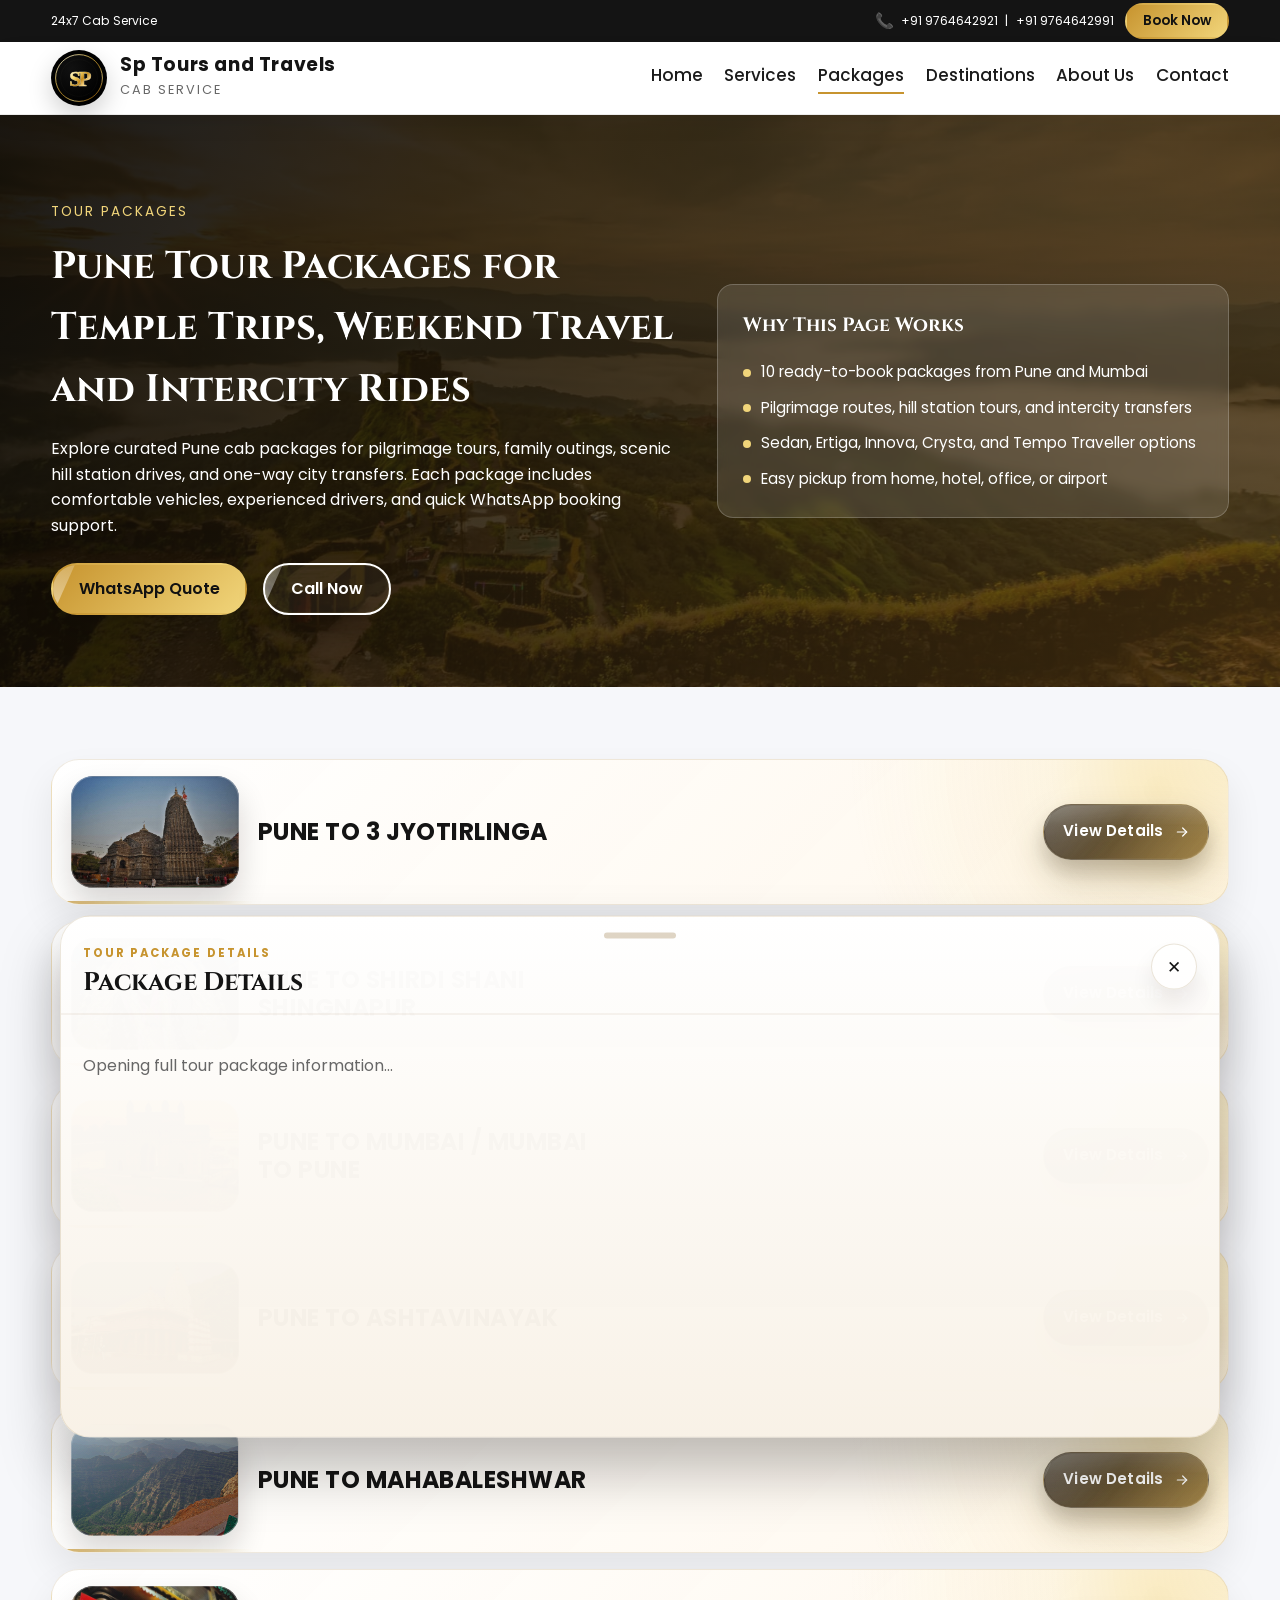
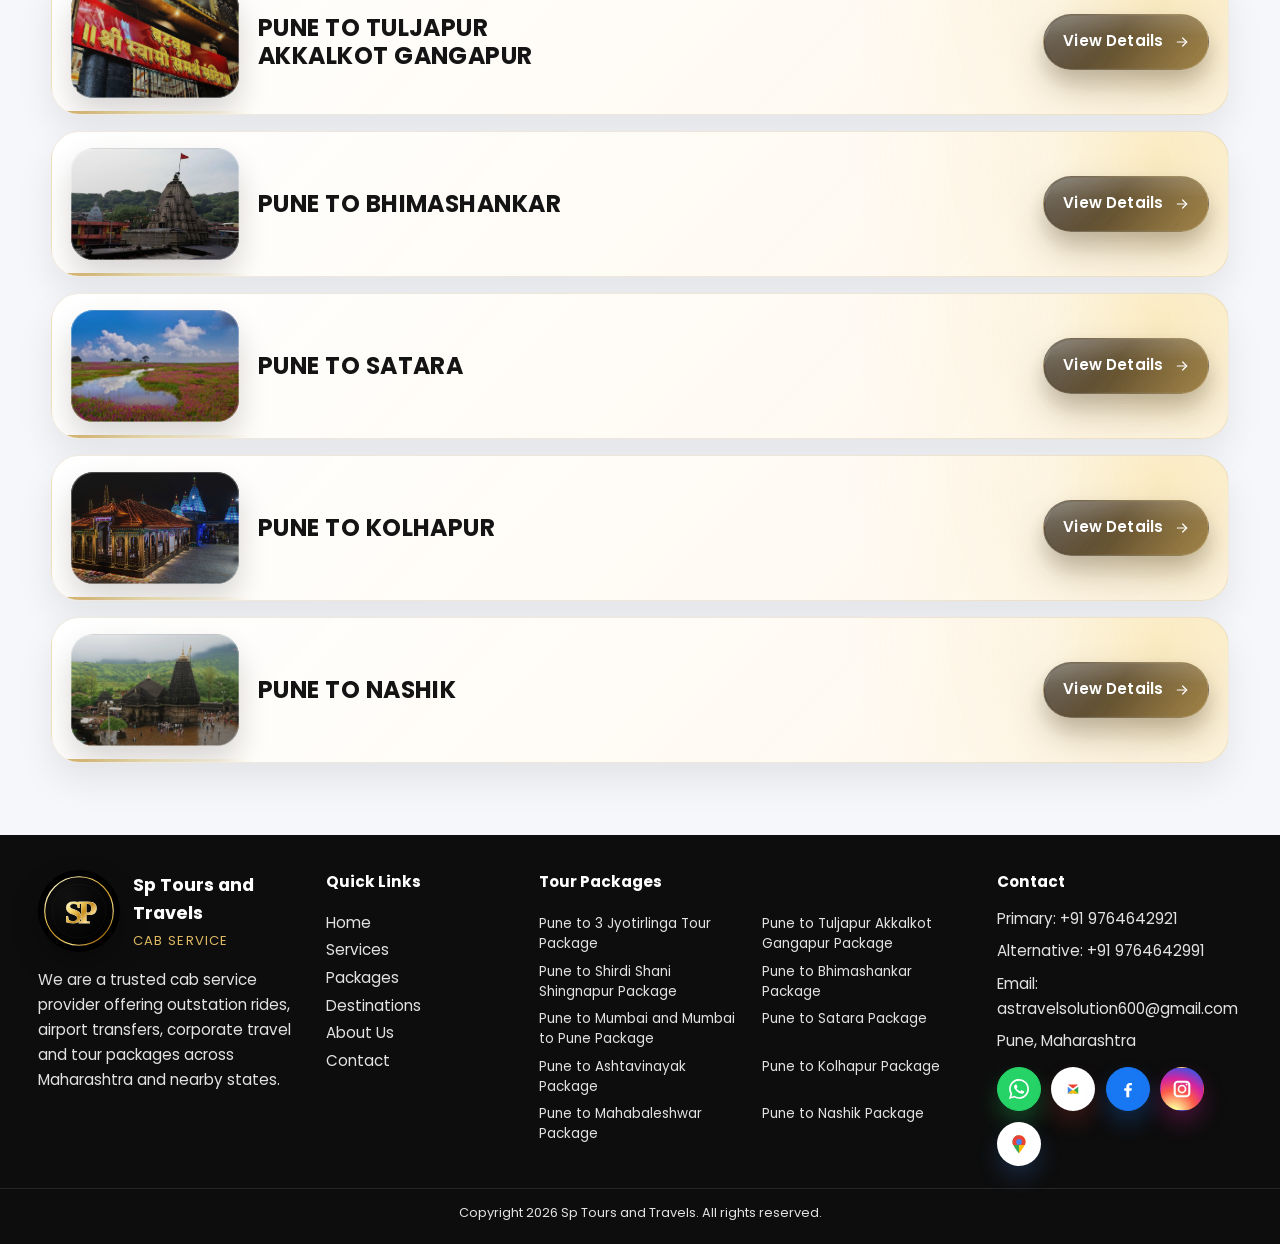
<file: Sp tours and Travel/packages.html>
<!doctype html>
<html lang="en">
  <head>
    <meta charset="utf-8" />
    <meta name="viewport" content="width=device-width, initial-scale=1" />
    <title>Sp Tours and Travels | Pune Tour Packages & Cab Packages</title>
    <meta
      name="description"
      content="Explore Pune tour packages for 3 Jyotirlinga, Shirdi Shani Shingnapur, Mumbai, Ashtavinayak, Mahabaleshwar, Bhimashankar, Satara, Kolhapur, Nashik and more."
    />
    <meta
      name="keywords"
      content="Pune tour packages, Pune cab packages, Pune to 3 Jyotirlinga tour package, Pune to Shirdi Shani Shingnapur cab, Pune to Mumbai cab service, Pune to Ashtavinayak package, Pune to Mahabaleshwar cab, Pune to Tuljapur Akkalkot Gangapur tour, Pune to Bhimashankar package, Pune to Satara taxi, Pune to Kolhapur cab, Pune to Nashik cab"
    />
    <meta name="robots" content="index, follow" />
    <meta property="og:title" content="Sp Tours and Travels | Pune Tour Packages & Cab Packages" />
    <meta
      property="og:description"
      content="Temple tours, hill station trips, intercity cab packages, and family travel packages from Pune with clean vehicles and experienced drivers."
    />
    <meta property="og:type" content="website" />
    <link rel="preconnect" href="https://fonts.googleapis.com" />
    <link rel="preconnect" href="https://fonts.gstatic.com" crossorigin />
    <link href="https://fonts.googleapis.com/css2?family=Cinzel:wght@500;600;700&family=Poppins:wght@300;400;500;600;700&display=swap" rel="stylesheet" />
    <link rel="icon" href="favicon.ico" sizes="any" />
    <link rel="icon" type="image/png" sizes="48x48" href="favicon-48x48.png" />
    <link rel="apple-touch-icon" sizes="180x180" href="apple-touch-icon.png" />
    <link rel="manifest" href="site.webmanifest" />
    <meta name="theme-color" content="#0d6efd" />
    <link rel="stylesheet" href="styles.css" />
    <script type="application/ld+json">
      {
        "@context": "https://schema.org",
        "@type": "ItemList",
        "name": "Sp Tours and Travels Tour Packages",
        "itemListElement": [
          {
            "@type": "ListItem",
            "position": 1,
            "name": "Pune to 3 Jyotirlinga Tour Package",
            "url": "package-details.html#details-jyotirlinga"
          },
          {
            "@type": "ListItem",
            "position": 2,
            "name": "Pune to Shirdi Shani Shingnapur Package",
            "url": "package-details.html#details-shirdi"
          },
          {
            "@type": "ListItem",
            "position": 3,
            "name": "Pune to Mumbai and Mumbai to Pune Package",
            "url": "package-details.html#details-mumbai"
          },
          {
            "@type": "ListItem",
            "position": 4,
            "name": "Pune to Ashtavinayak Package",
            "url": "package-details.html#details-ashtavinayak"
          },
          {
            "@type": "ListItem",
            "position": 5,
            "name": "Pune to Mahabaleshwar Package",
            "url": "package-details.html#details-mahabaleshwar"
          },
          {
            "@type": "ListItem",
            "position": 6,
            "name": "Pune to Tuljapur Akkalkot Gangapur Package",
            "url": "package-details.html#details-tuljapur"
          },
          {
            "@type": "ListItem",
            "position": 7,
            "name": "Pune to Bhimashankar Package",
            "url": "package-details.html#details-bhimashankar"
          },
          {
            "@type": "ListItem",
            "position": 8,
            "name": "Pune to Satara Package",
            "url": "package-details.html#details-satara"
          },
          {
            "@type": "ListItem",
            "position": 9,
            "name": "Pune to Kolhapur Package",
            "url": "package-details.html#details-kolhapur"
          },
          {
            "@type": "ListItem",
            "position": 10,
            "name": "Pune to Nashik Package",
            "url": "package-details.html#details-nashik"
          }
        ]
      }
    </script>
  </head>
  <body>
    <div class="topbar">
      <div class="container topbar-inner">
        <div class="topbar-item">24x7 Cab Service</div>
        <div class="topbar-item">
          <span class="topbar-phone"><span class="topbar-phone-icon" aria-hidden="true">&#128222;</span><span>+91 9764642921</span><span aria-hidden="true">|</span><span>+91 9764642991</span></span>
          <a class="btn btn-small" href="https://wa.me/919764642921?text=Hello%20Sp%20Tours%20and%20Travels%2C%0A%0AI%20would%20like%20to%20enquire%20about%20booking%20a%20tour%20package.%0APlease%20share%20the%20available%20package%20options%2C%20pricing%2C%20and%20inclusions.%0A%0AThank%20you." target="_blank" rel="noreferrer">Book Now</a>
        </div>
      </div>
    </div>

    <header class="site-header">
      <div class="container header-inner">
        <a class="logo" href="index.html" aria-label="Sp Tours and Travels">
          <span class="logo-mark" aria-hidden="true"><img src="assets/as-logo-badge.svg" alt="" /></span>
          <span class="logo-text">
            <strong>Sp Tours and Travels</strong>
            <em>Cab Service</em>
          </span>
        </a>
        <button class="nav-toggle" type="button" aria-expanded="false" aria-controls="primary-nav">Menu</button>
        <nav id="primary-nav" class="site-nav">
          <a href="index.html">Home</a>
          <a href="services.html">Services</a>
          <a href="packages.html" aria-current="page">Packages</a>
          <a href="destinations.html">Destinations</a>
          <a href="about.html">About Us</a>
          <a href="contact.html">Contact</a>
        </nav>
      </div>
    </header>

    <section class="page-hero packages-hero" style="--page-bg: url('assets/mahabaleshwar-landscape.jpeg');">
      <div class="container page-hero-inner">
        <div>
          <p class="eyebrow">Tour Packages</p>
          <h1>Pune Tour Packages for Temple Trips, Weekend Travel and Intercity Rides</h1>
          <p>
            Explore curated Pune cab packages for pilgrimage tours, family outings, scenic hill station drives,
            and one-way city transfers. Each package includes comfortable vehicles, experienced drivers, and quick
            WhatsApp booking support.
          </p>
          <div class="hero-actions">
            <a class="btn" href="https://wa.me/919764642921?text=Hello%20Sp%20Tours%20and%20Travels%2C%0A%0AI%20would%20like%20to%20request%20a%20quotation%20for%20a%20tour%20package%20from%20Pune.%0APlease%20share%20the%20itinerary%20options%2C%20package%20pricing%2C%20and%20vehicle%20details.%0A%0AThank%20you." target="_blank" rel="noreferrer">WhatsApp Quote</a>
            <a class="btn btn-outline" href="tel:+919764642921">Call Now</a>
          </div>
        </div>
        <div class="hero-panel">
          <h3>Why This Page Works</h3>
          <ul>
            <li>10 ready-to-book packages from Pune and Mumbai</li>
            <li>Pilgrimage routes, hill station tours, and intercity transfers</li>
            <li>Sedan, Ertiga, Innova, Crysta, and Tempo Traveller options</li>
            <li>Easy pickup from home, hotel, office, or airport</li>
          </ul>
        </div>
      </div>
    </section>

    <section class="section package-browser">
      <div class="container">
        <div class="package-overview-grid">
          <a id="package-jyotirlinga" class="package-overview-card" href="package-details.html#details-jyotirlinga" style="--package-card-image: url('assets/jyotirlinga-card.jpeg'); --package-card-position: 64% 50%;">
            <span class="package-overview-thumb" aria-hidden="true"></span>
            <div class="package-overview-copy">
              <h3>Pune to 3 Jyotirlinga</h3>
            </div>
            <span class="package-overview-link">
              <span>View Details</span>
              <svg viewBox="0 0 24 24" aria-hidden="true">
                <path d="M5 12h14" />
                <path d="m13 6 6 6-6 6" />
              </svg>
            </span>
          </a>
          <a id="package-shirdi" class="package-overview-card" href="package-details.html#details-shirdi" style="--package-card-image: url('assets/shirdi-sai-baba.jpeg'); --package-card-position: 50% 32%;">
            <span class="package-overview-thumb" aria-hidden="true"></span>
            <div class="package-overview-copy">
              <h3>Pune to Shirdi Shani Shingnapur</h3>
            </div>
            <span class="package-overview-link">
              <span>View Details</span>
              <svg viewBox="0 0 24 24" aria-hidden="true">
                <path d="M5 12h14" />
                <path d="m13 6 6 6-6 6" />
              </svg>
            </span>
          </a>
          <a id="package-mumbai" class="package-overview-card" href="package-details.html#details-mumbai" style="--package-card-image: url('assets/mumbai-destination-card.jpeg'); --package-card-position: 40% 84%; --package-card-size: auto 148%;">
            <span class="package-overview-thumb" aria-hidden="true"></span>
            <div class="package-overview-copy">
              <h3>Pune to Mumbai / Mumbai to Pune</h3>
            </div>
            <span class="package-overview-link">
              <span>View Details</span>
              <svg viewBox="0 0 24 24" aria-hidden="true">
                <path d="M5 12h14" />
                <path d="m13 6 6 6-6 6" />
              </svg>
            </span>
          </a>
          <a id="package-ashtavinayak" class="package-overview-card" href="package-details.html#details-ashtavinayak" style="--package-card-image: url('assets/ganpatipule-card-web.jpg'); --package-card-position: 50% 52%; --package-card-size: auto 120%;">
            <span class="package-overview-thumb" aria-hidden="true"></span>
            <div class="package-overview-copy">
              <h3>Pune to Ashtavinayak</h3>
            </div>
            <span class="package-overview-link">
              <span>View Details</span>
              <svg viewBox="0 0 24 24" aria-hidden="true">
                <path d="M5 12h14" />
                <path d="m13 6 6 6-6 6" />
              </svg>
            </span>
          </a>
          <a id="package-mahabaleshwar" class="package-overview-card" href="package-details.html#details-mahabaleshwar" style="--package-card-image: url('assets/mahabaleshwar-card-web.jpg'); --package-card-position: 58% 52%; --package-card-size: auto 112%;">
            <span class="package-overview-thumb" aria-hidden="true"></span>
            <div class="package-overview-copy">
              <h3>Pune to Mahabaleshwar</h3>
            </div>
            <span class="package-overview-link">
              <span>View Details</span>
              <svg viewBox="0 0 24 24" aria-hidden="true">
                <path d="M5 12h14" />
                <path d="m13 6 6 6-6 6" />
              </svg>
            </span>
          </a>
          <a id="package-tuljapur" class="package-overview-card" href="package-details.html#details-tuljapur" style="--package-card-image: url('assets/swami-samarth-darshan-user.jpg'); --package-card-position: 50% 0%; --package-card-size: 100% auto;">
            <span class="package-overview-thumb" aria-hidden="true"></span>
            <div class="package-overview-copy">
              <h3>Pune to Tuljapur Akkalkot Gangapur</h3>
            </div>
            <span class="package-overview-link">
              <span>View Details</span>
              <svg viewBox="0 0 24 24" aria-hidden="true">
                <path d="M5 12h14" />
                <path d="m13 6 6 6-6 6" />
              </svg>
            </span>
          </a>
          <a id="package-bhimashankar" class="package-overview-card" href="package-details.html#details-bhimashankar" style="--package-card-image: url('assets/bhimashankar-card-hero.jpeg'); --package-card-position: 54% 48%;">
            <span class="package-overview-thumb" aria-hidden="true"></span>
            <div class="package-overview-copy">
              <h3>Pune to Bhimashankar</h3>
            </div>
            <span class="package-overview-link">
              <span>View Details</span>
              <svg viewBox="0 0 24 24" aria-hidden="true">
                <path d="M5 12h14" />
                <path d="m13 6 6 6-6 6" />
              </svg>
            </span>
          </a>
          <a id="package-satara" class="package-overview-card" href="package-details.html#details-satara" style="--package-card-image: url('assets/kas-pathar-card.jpeg'); --package-card-position: 50% 50%;">
            <span class="package-overview-thumb" aria-hidden="true"></span>
            <div class="package-overview-copy">
              <h3>Pune to Satara</h3>
            </div>
            <span class="package-overview-link">
              <span>View Details</span>
              <svg viewBox="0 0 24 24" aria-hidden="true">
                <path d="M5 12h14" />
                <path d="m13 6 6 6-6 6" />
              </svg>
            </span>
          </a>
          <a id="package-kolhapur" class="package-overview-card" href="package-details.html#details-kolhapur" style="--package-card-image: url('assets/kolhapur-mahalaxmi-temple.jpeg'); --package-card-position: 52% 40%;">
            <span class="package-overview-thumb" aria-hidden="true"></span>
            <div class="package-overview-copy">
              <h3>Pune to Kolhapur</h3>
            </div>
            <span class="package-overview-link">
              <span>View Details</span>
              <svg viewBox="0 0 24 24" aria-hidden="true">
                <path d="M5 12h14" />
                <path d="m13 6 6 6-6 6" />
              </svg>
            </span>
          </a>
          <a id="package-nashik" class="package-overview-card" href="package-details.html#details-nashik" style="--package-card-image: url('assets/trimbakeshwar-temple.jpeg'); --package-card-position: center 42%;">
            <span class="package-overview-thumb" aria-hidden="true"></span>
            <div class="package-overview-copy">
              <h3>Pune to Nashik</h3>
            </div>
            <span class="package-overview-link">
              <span>View Details</span>
              <svg viewBox="0 0 24 24" aria-hidden="true">
                <path d="M5 12h14" />
                <path d="m13 6 6 6-6 6" />
              </svg>
            </span>
          </a>
        </div>
      </div>
    </section>

    <section class="package-drawer-shell" data-package-drawer hidden aria-hidden="true">
      <div class="package-drawer-backdrop" data-package-drawer-close></div>
      <div class="package-drawer-panel" role="dialog" aria-modal="true" aria-labelledby="package-drawer-title">
        <div class="package-drawer-handle" aria-hidden="true"></div>
        <div class="package-drawer-header">
          <div>
            <p class="package-drawer-eyebrow">Tour Package Details</p>
            <h2 id="package-drawer-title">Package Details</h2>
          </div>
          <button class="package-drawer-close" type="button" data-package-drawer-close aria-label="Close package details">
            <span aria-hidden="true">&#10005;</span>
          </button>
        </div>
        <div class="package-drawer-body" data-package-drawer-body>
          <div class="package-drawer-state" data-package-drawer-state>
            <p>Opening full tour package information...</p>
          </div>
          <iframe
            class="package-drawer-frame"
            data-package-drawer-frame
            title="Tour package details"
            loading="lazy"
            hidden
          ></iframe>
        </div>
      </div>
    </section>

    <footer class="site-footer">
      <div class="container footer-grid">
        <div class="footer-brand">
          <div class="footer-brand-head">
            <img class="footer-brand-logo" src="assets/as-logo-badge.svg" alt="" />
            <div>
              <h3>Sp Tours and Travels</h3>
              <span class="footer-brand-tag">Cab Service</span>
            </div>
          </div>
          <p>
            We are a trusted cab service provider offering outstation rides, airport transfers,
            corporate travel and tour packages across Maharashtra and nearby states.
          </p>
        </div>
        <div class="footer-links">
          <h4>Quick Links</h4>
          <div class="footer-main-links">
            <a href="index.html">Home</a>
            <a href="services.html">Services</a>
            <a href="packages.html">Packages</a>
            <a href="destinations.html">Destinations</a>
            <a href="about.html">About Us</a>
            <a href="contact.html">Contact</a>
          </div>
        </div>
        <div class="footer-packages">
          <h4>Tour Packages</h4>
          <div class="footer-package-grid">
            <a href="package-details.html#details-jyotirlinga">Pune to 3 Jyotirlinga Tour Package</a>
            <a href="package-details.html#details-shirdi">Pune to Shirdi Shani Shingnapur Package</a>
            <a href="package-details.html#details-mumbai">Pune to Mumbai and Mumbai to Pune Package</a>
            <a href="package-details.html#details-ashtavinayak">Pune to Ashtavinayak Package</a>
            <a href="package-details.html#details-mahabaleshwar">Pune to Mahabaleshwar Package</a>
            <a href="package-details.html#details-tuljapur">Pune to Tuljapur Akkalkot Gangapur Package</a>
            <a href="package-details.html#details-bhimashankar">Pune to Bhimashankar Package</a>
            <a href="package-details.html#details-satara">Pune to Satara Package</a>
            <a href="package-details.html#details-kolhapur">Pune to Kolhapur Package</a>
            <a href="package-details.html#details-nashik">Pune to Nashik Package</a>
          </div>
        </div>
        <div class="footer-contact">
          <h4>Contact</h4>
          <p><a href="tel:+919764642921">Primary: +91 9764642921</a></p>
          <p><a href="tel:+919764642991">Alternative: +91 9764642991</a></p>
          <p><a href="mailto:astravelsolution600@gmail.com">Email: astravelsolution600@gmail.com</a></p>
          <p>Pune, Maharashtra</p>
          <div class="footer-social">
            <span class="social-link social-link-whatsapp" aria-label="WhatsApp" title="WhatsApp">
              <svg viewBox="0 0 24 24" aria-hidden="true">
                <path fill="currentColor" d="M20.52 3.48A11.8 11.8 0 0 0 12.07 0C5.5 0 .15 5.35.15 11.91c0 2.1.55 4.14 1.6 5.94L0 24l6.33-1.66a11.88 11.88 0 0 0 5.73 1.46h.01c6.56 0 11.91-5.35 11.91-11.91 0-3.18-1.24-6.16-3.46-8.41Zm-8.45 18.3h-.01a9.9 9.9 0 0 1-5.04-1.38l-.36-.21-3.75.98 1-3.65-.24-.38a9.87 9.87 0 0 1-1.52-5.23c0-5.45 4.43-9.88 9.88-9.88 2.64 0 5.12 1.03 6.99 2.9 1.87 1.87 2.9 4.35 2.9 6.99 0 5.45-4.43 9.88-9.88 9.88Zm5.42-7.4c-.3-.15-1.77-.87-2.04-.97-.27-.1-.46-.15-.66.15-.19.3-.76.96-.93 1.16-.17.2-.34.22-.64.08-.3-.15-1.25-.46-2.38-1.47-.88-.79-1.48-1.77-1.65-2.07-.17-.29-.02-.45.13-.59.13-.12.3-.32.45-.48.15-.17.2-.29.3-.49.1-.2.05-.37-.02-.52-.07-.15-.66-1.59-.9-2.18-.24-.58-.48-.5-.66-.51h-.56c-.2 0-.52.07-.8.37-.27.29-1.04 1.01-1.04 2.46 0 1.45 1.07 2.85 1.22 3.05.15.2 2.1 3.2 5.1 4.49.71.31 1.27.49 1.7.63.71.23 1.36.2 1.88.12.57-.08 1.77-.72 2.02-1.42.25-.69.25-1.28.17-1.41-.08-.12-.28-.2-.58-.35Z" />
              </svg>
              <span class="sr-only">WhatsApp</span>
            </span>
            <span class="social-link social-link-email" aria-label="Email" title="Email">
              <svg viewBox="0 0 24 24" aria-hidden="true">
                <path fill="#4285F4" d="M5 18V8.93l5.89 4.42V18H5Z" />
                <path fill="#34A853" d="M13.11 18v-4.65L19 8.93V18h-5.89Z" />
                <path fill="#EA4335" d="M5.42 6.33 12 11.23l6.58-4.9A1.93 1.93 0 0 0 17.5 6h-11c-.39 0-.76.12-1.08.33Z" />
                <path fill="#FBBC04" d="M13.11 13.35 12 14.18l-1.11-.83L5 18h14l-5.89-4.65Z" />
              </svg>
              <span class="sr-only">Email</span>
            </span>
            <span class="social-link social-link-facebook" aria-label="Facebook" title="Facebook">
              <svg viewBox="0 0 24 24" aria-hidden="true">
                <path fill="currentColor" d="M13.5 22v-8h2.7l.4-3h-3.1V9.1c0-.87.25-1.46 1.5-1.46h1.73V4.96c-.3-.04-1.33-.12-2.53-.12-2.5 0-4.22 1.52-4.22 4.32V11H7.5v3h2.48v8h3.52Z" />
              </svg>
              <span class="sr-only">Facebook</span>
            </span>
            <span class="social-link social-link-instagram" aria-label="Instagram" title="Instagram">
              <svg viewBox="0 0 24 24" aria-hidden="true">
                <path fill="currentColor" d="M7 2h10a5 5 0 0 1 5 5v10a5 5 0 0 1-5 5H7a5 5 0 0 1-5-5V7a5 5 0 0 1 5-5Zm0 2.5A2.5 2.5 0 0 0 4.5 7v10A2.5 2.5 0 0 0 7 19.5h10a2.5 2.5 0 0 0 2.5-2.5V7A2.5 2.5 0 0 0 17 4.5H7Zm5 2.25A5.25 5.25 0 1 1 6.75 12 5.26 5.26 0 0 1 12 6.75Zm0 2A3.25 3.25 0 1 0 15.25 12 3.26 3.26 0 0 0 12 8.75Zm5.5-3.37a1.12 1.12 0 1 1-1.12 1.12 1.12 1.12 0 0 1 1.12-1.12Z" />
              </svg>
              <span class="sr-only">Instagram</span>
            </span>
            <span class="social-link social-link-maps" aria-label="Google Maps" title="Google Maps">
              <svg viewBox="0 0 24 24" aria-hidden="true">
                <path fill="#34A853" d="M12 22.1c-.73-.86-7.1-8.43-7.1-12.38 0-4.03 3.18-7.22 7.1-7.22v19.6Z" />
                <path fill="#FBBC04" d="M12 2.5c3.92 0 7.1 3.19 7.1 7.22 0 3.95-6.37 11.52-7.1 12.38V2.5Z" />
                <path fill="#EA4335" d="M12 2.5c3.92 0 7.1 3.19 7.1 7.22 0 1.13-.22 2.28-.64 3.45H5.54A10.24 10.24 0 0 1 4.9 9.72C4.9 5.69 8.08 2.5 12 2.5Z" />
                <circle cx="12" cy="9.72" r="3.1" fill="#4285F4" />
              </svg>
              <span class="sr-only">Google Maps</span>
            </span>
          </div>
        </div>
      </div>
      <div class="footer-bottom">
        <span>Copyright <span id="year"></span> Sp Tours and Travels. All rights reserved.</span>
      </div>
    </footer>

    <nav class="mobile-bottom-nav" aria-label="Mobile quick navigation">
      <div class="mobile-bottom-nav-inner">
        <a href="index.html" data-mobile-nav="home">
          <span class="mobile-bottom-nav-icon" aria-hidden="true">
            <svg viewBox="0 0 24 24">
              <path d="M4 10.5 12 4l8 6.5V20a1 1 0 0 1-1 1h-4.5v-5.5h-5V21H5a1 1 0 0 1-1-1z" />
            </svg>
          </span>
          <span>Home</span>
        </a>
        <a href="services.html" data-mobile-nav="services">
          <span class="mobile-bottom-nav-icon" aria-hidden="true">
            <svg viewBox="0 0 24 24">
              <path d="M4 9.5h16" />
              <path d="M6 8h12a2 2 0 0 1 2 2v7a2 2 0 0 1-2 2H6a2 2 0 0 1-2-2v-7a2 2 0 0 1 2-2Z" />
              <path d="M9 8V6.5A1.5 1.5 0 0 1 10.5 5h3A1.5 1.5 0 0 1 15 6.5V8" />
            </svg>
          </span>
          <span>Services</span>
        </a>
        <a href="destinations.html" data-mobile-nav="explore">
          <span class="mobile-bottom-nav-icon" aria-hidden="true">
            <svg viewBox="0 0 24 24">
              <path d="M12 20s6-5.4 6-10a6 6 0 1 0-12 0c0 4.6 6 10 6 10Z" />
              <circle cx="12" cy="10" r="2.25" />
            </svg>
          </span>
          <span>Explore</span>
        </a>
        <div class="mobile-bottom-nav-item mobile-bottom-nav-enquiry" data-mobile-enquiry>
          <button
            class="mobile-bottom-nav-trigger mobile-bottom-nav-accent"
            type="button"
            data-mobile-nav="enquiry"
            data-mobile-enquiry-trigger
            aria-expanded="false"
            aria-controls="mobile-enquiry-actions"
            aria-label="Open enquiry options"
          >
            <span class="mobile-bottom-nav-icon" aria-hidden="true">
              <svg viewBox="0 0 24 24">
                <path d="M20.52 3.48A11.8 11.8 0 0 0 12.07 0C5.5 0 .15 5.35.15 11.91c0 2.1.55 4.14 1.6 5.94L0 24l6.33-1.66a11.88 11.88 0 0 0 5.73 1.46h.01c6.56 0 11.91-5.35 11.91-11.91 0-3.18-1.24-6.16-3.46-8.41Zm-8.45 18.3h-.01a9.9 9.9 0 0 1-5.04-1.38l-.36-.21-3.75.98 1-3.65-.24-.38a9.87 9.87 0 0 1-1.52-5.23c0-5.45 4.43-9.88 9.88-9.88 2.64 0 5.12 1.03 6.99 2.9 1.87 1.87 2.9 4.35 2.9 6.99 0 5.45-4.43 9.88-9.88 9.88Zm5.42-7.4c-.3-.15-1.77-.87-2.04-.97-.27-.1-.46-.15-.66.15-.19.3-.76.96-.93 1.16-.17.2-.34.22-.64.08-.3-.15-1.25-.46-2.38-1.47-.88-.79-1.48-1.77-1.65-2.07-.17-.29-.02-.45.13-.59.13-.12.3-.32.45-.48.15-.17.2-.29.3-.49.1-.2.05-.37-.02-.52-.07-.15-.66-1.59-.9-2.18-.24-.58-.48-.5-.66-.51h-.56c-.2 0-.52.07-.8.37-.27.29-1.04 1.01-1.04 2.46 0 1.45 1.07 2.85 1.22 3.05.15.2 2.1 3.2 5.1 4.49.71.31 1.27.49 1.7.63.71.23 1.36.2 1.88.12.57-.08 1.77-.72 2.02-1.42.25-.69.25-1.28.17-1.41-.08-.12-.28-.2-.58-.35Z" />
              </svg>
            </span>
            <span>Enquiry</span>
          </button>
          <div class="mobile-bottom-nav-actions" id="mobile-enquiry-actions" aria-label="Enquiry options">
            <a
              class="mobile-bottom-nav-action mobile-bottom-nav-action-call"
              href="tel:+919764642921"
              aria-label="Call now"
              title="Call now"
            >
              <svg viewBox="0 0 24 24" aria-hidden="true">
                <path d="M19.95 21c-8.24 0-14.95-6.71-14.95-14.95A2.05 2.05 0 0 1 7.05 4h2.19c.94 0 1.74.67 1.91 1.59l.42 2.32c.12.64-.09 1.29-.56 1.75l-1.26 1.26a11.11 11.11 0 0 0 4.33 4.33l1.26-1.26a2.03 2.03 0 0 1 1.75-.56l2.32.42A1.94 1.94 0 0 1 21 15.76v2.19A2.05 2.05 0 0 1 19.95 21Z" />
              </svg>
              <span class="sr-only">Call now</span>
            </a>
            <a
              class="mobile-bottom-nav-action mobile-bottom-nav-action-whatsapp"
              href="https://wa.me/919764642921?text=Hello%20Sp%20Tours%20and%20Travels%2C%0A%0AI%20would%20like%20to%20enquire%20about%20booking%20a%20tour%20package.%0APlease%20share%20the%20available%20package%20options%2C%20pricing%2C%20and%20inclusions.%0A%0AThank%20you."
              target="_blank"
              rel="noreferrer"
              aria-label="Chat on WhatsApp"
              title="Chat on WhatsApp"
            >
              <svg viewBox="0 0 24 24" aria-hidden="true">
                <path d="M20.52 3.48A11.8 11.8 0 0 0 12.07 0C5.5 0 .15 5.35.15 11.91c0 2.1.55 4.14 1.6 5.94L0 24l6.33-1.66a11.88 11.88 0 0 0 5.73 1.46h.01c6.56 0 11.91-5.35 11.91-11.91 0-3.18-1.24-6.16-3.46-8.41Zm-8.45 18.3h-.01a9.9 9.9 0 0 1-5.04-1.38l-.36-.21-3.75.98 1-3.65-.24-.38a9.87 9.87 0 0 1-1.52-5.23c0-5.45 4.43-9.88 9.88-9.88 2.64 0 5.12 1.03 6.99 2.9 1.87 1.87 2.9 4.35 2.9 6.99 0 5.45-4.43 9.88-9.88 9.88Zm5.42-7.4c-.3-.15-1.77-.87-2.04-.97-.27-.1-.46-.15-.66.15-.19.3-.76.96-.93 1.16-.17.2-.34.22-.64.08-.3-.15-1.25-.46-2.38-1.47-.88-.79-1.48-1.77-1.65-2.07-.17-.29-.02-.45.13-.59.13-.12.3-.32.45-.48.15-.17.2-.29.3-.49.1-.2.05-.37-.02-.52-.07-.15-.66-1.59-.9-2.18-.24-.58-.48-.5-.66-.51h-.56c-.2 0-.52.07-.8.37-.27.29-1.04 1.01-1.04 2.46 0 1.45 1.07 2.85 1.22 3.05.15.2 2.1 3.2 5.1 4.49.71.31 1.27.49 1.7.63.71.23 1.36.2 1.88.12.57-.08 1.77-.72 2.02-1.42.25-.69.25-1.28.17-1.41-.08-.12-.28-.2-.58-.35Z" />
              </svg>
              <span class="sr-only">Chat on WhatsApp</span>
            </a>
          </div>
        </div>
        <a href="contact.html" data-mobile-nav="contact">
          <span class="mobile-bottom-nav-icon" aria-hidden="true">
            <svg viewBox="0 0 24 24">
              <circle cx="12" cy="8" r="3.25" />
              <path d="M5.5 19a6.5 6.5 0 0 1 13 0" />
            </svg>
          </span>
          <span>Contact</span>
        </a>
      </div>
    </nav>

    <div class="floating-contact-group" aria-label="Quick contact actions">
      <a
        class="floating-action floating-action-call"
        href="tel:+919764642921"
        aria-label="Call now"
        title="Call now"
      >
        <svg viewBox="0 0 24 24" aria-hidden="true">
          <path d="M19.95 21c-8.24 0-14.95-6.71-14.95-14.95A2.05 2.05 0 0 1 7.05 4h2.19c.94 0 1.74.67 1.91 1.59l.42 2.32c.12.64-.09 1.29-.56 1.75l-1.26 1.26a11.11 11.11 0 0 0 4.33 4.33l1.26-1.26a2.03 2.03 0 0 1 1.75-.56l2.32.42A1.94 1.94 0 0 1 21 15.76v2.19A2.05 2.05 0 0 1 19.95 21Z" />
        </svg>
        <span class="sr-only">Call now</span>
      </a>
      <a
        class="floating-action floating-action-whatsapp"
        href="https://wa.me/919764642921?text=Hello%20Sp%20Tours%20and%20Travels%2C%0A%0AI%20would%20like%20to%20enquire%20about%20booking%20a%20tour%20package.%0APlease%20share%20the%20available%20package%20options%2C%20pricing%2C%20and%20inclusions.%0A%0AThank%20you."
        target="_blank"
        rel="noreferrer"
        aria-label="Chat on WhatsApp"
        title="Chat on WhatsApp"
      >
        <svg viewBox="0 0 24 24" aria-hidden="true">
          <path d="M20.52 3.48A11.8 11.8 0 0 0 12.07 0C5.5 0 .15 5.35.15 11.91c0 2.1.55 4.14 1.6 5.94L0 24l6.33-1.66a11.88 11.88 0 0 0 5.73 1.46h.01c6.56 0 11.91-5.35 11.91-11.91 0-3.18-1.24-6.16-3.46-8.41Zm-8.45 18.3h-.01a9.9 9.9 0 0 1-5.04-1.38l-.36-.21-3.75.98 1-3.65-.24-.38a9.87 9.87 0 0 1-1.52-5.23c0-5.45 4.43-9.88 9.88-9.88 2.64 0 5.12 1.03 6.99 2.9 1.87 1.87 2.9 4.35 2.9 6.99 0 5.45-4.43 9.88-9.88 9.88Zm5.42-7.4c-.3-.15-1.77-.87-2.04-.97-.27-.1-.46-.15-.66.15-.19.3-.76.96-.93 1.16-.17.2-.34.22-.64.08-.3-.15-1.25-.46-2.38-1.47-.88-.79-1.48-1.77-1.65-2.07-.17-.29-.02-.45.13-.59.13-.12.3-.32.45-.48.15-.17.2-.29.3-.49.1-.2.05-.37-.02-.52-.07-.15-.66-1.59-.9-2.18-.24-.58-.48-.5-.66-.51h-.56c-.2 0-.52.07-.8.37-.27.29-1.04 1.01-1.04 2.46 0 1.45 1.07 2.85 1.22 3.05.15.2 2.1 3.2 5.1 4.49.71.31 1.27.49 1.7.63.71.23 1.36.2 1.88.12.57-.08 1.77-.72 2.02-1.42.25-.69.25-1.28.17-1.41-.08-.12-.28-.2-.58-.35Z" />
        </svg>
        <span class="sr-only">Chat on WhatsApp</span>
      </a>
    </div>
    <script src="script.js"></script>
  </body>
</html>
</file>
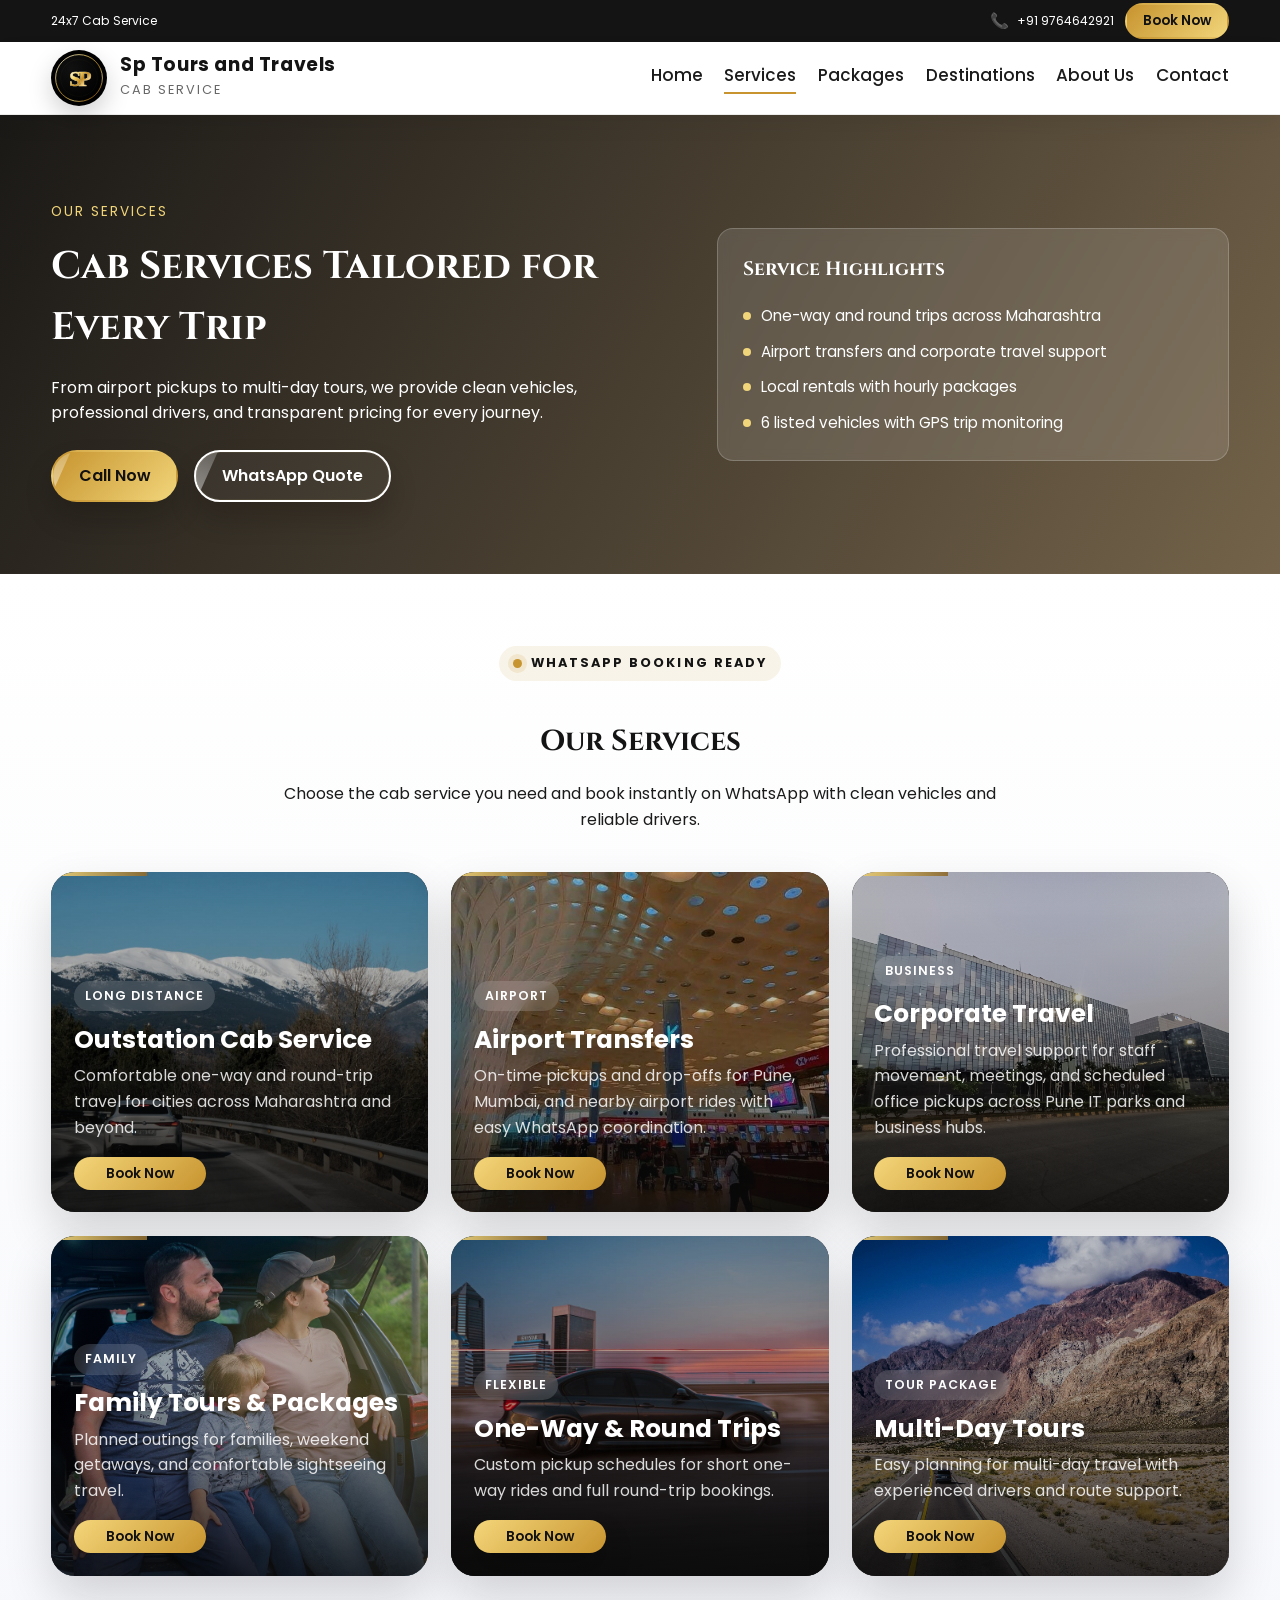
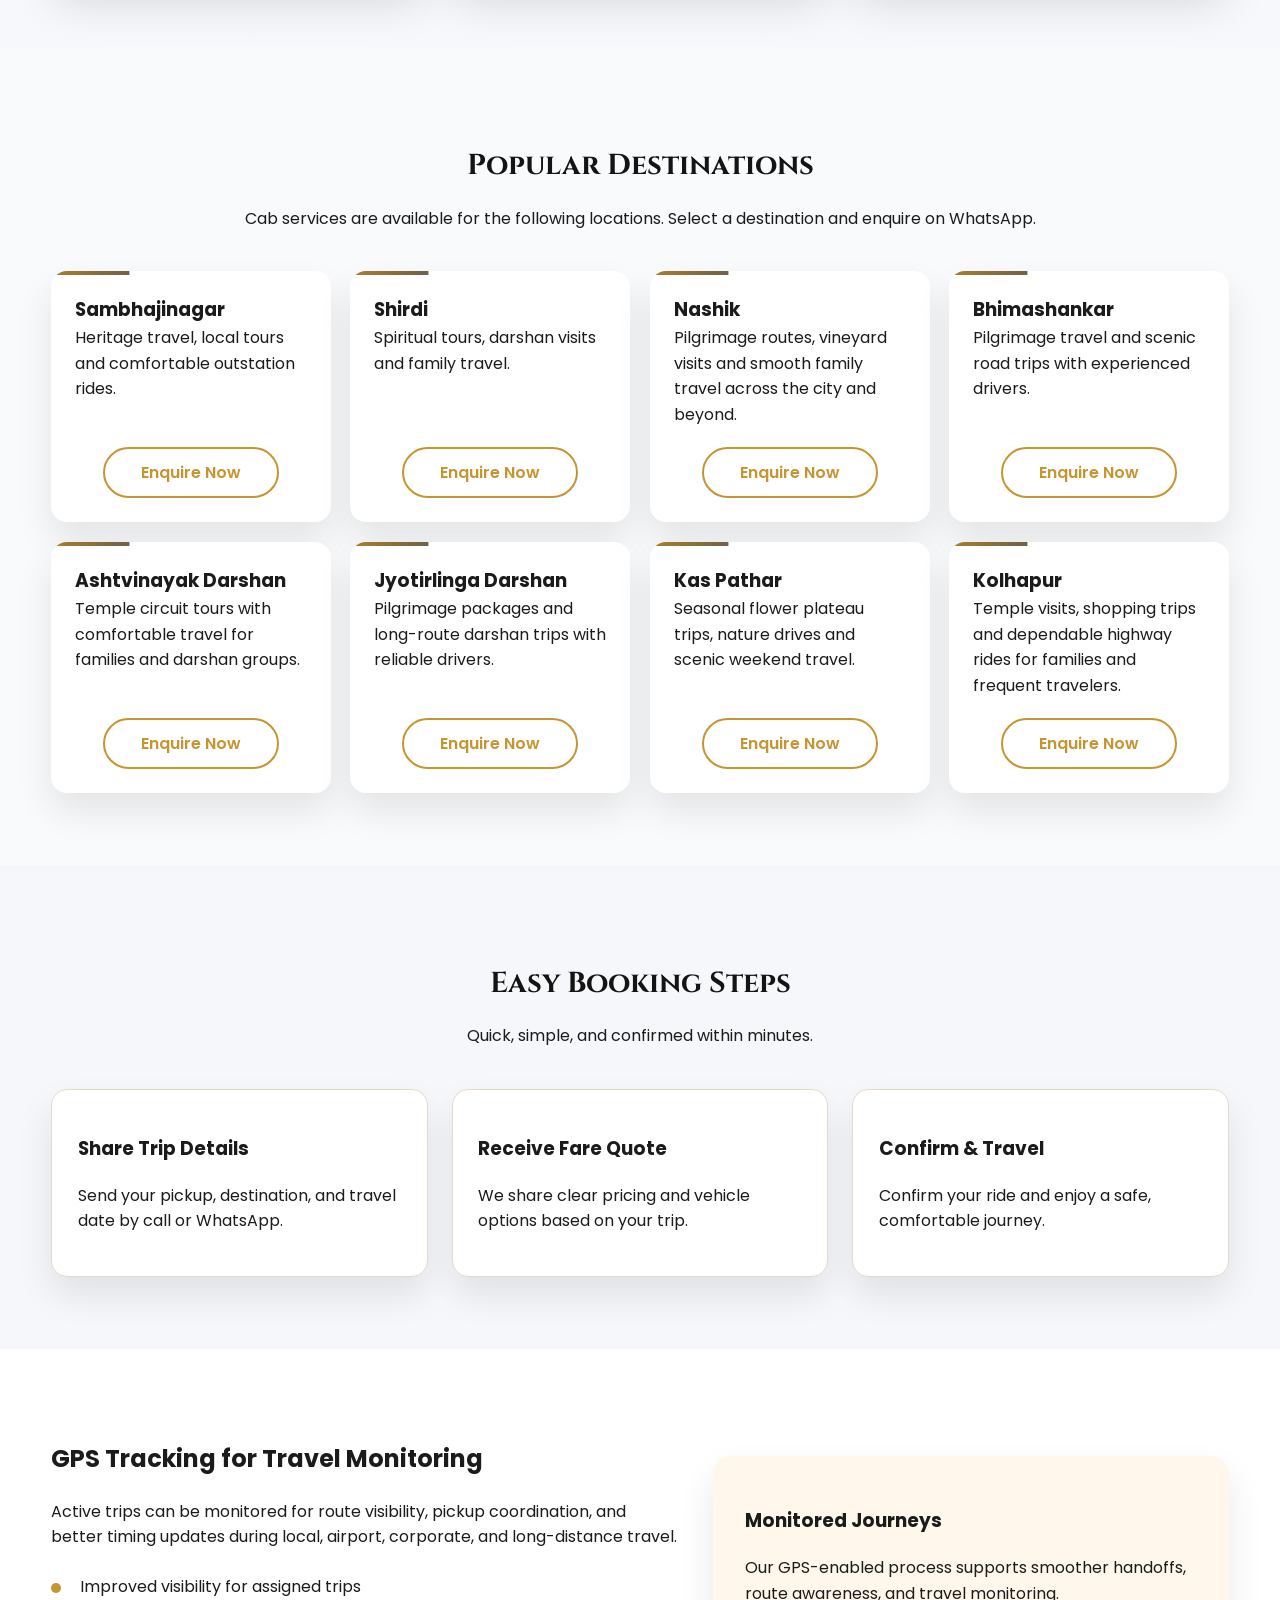
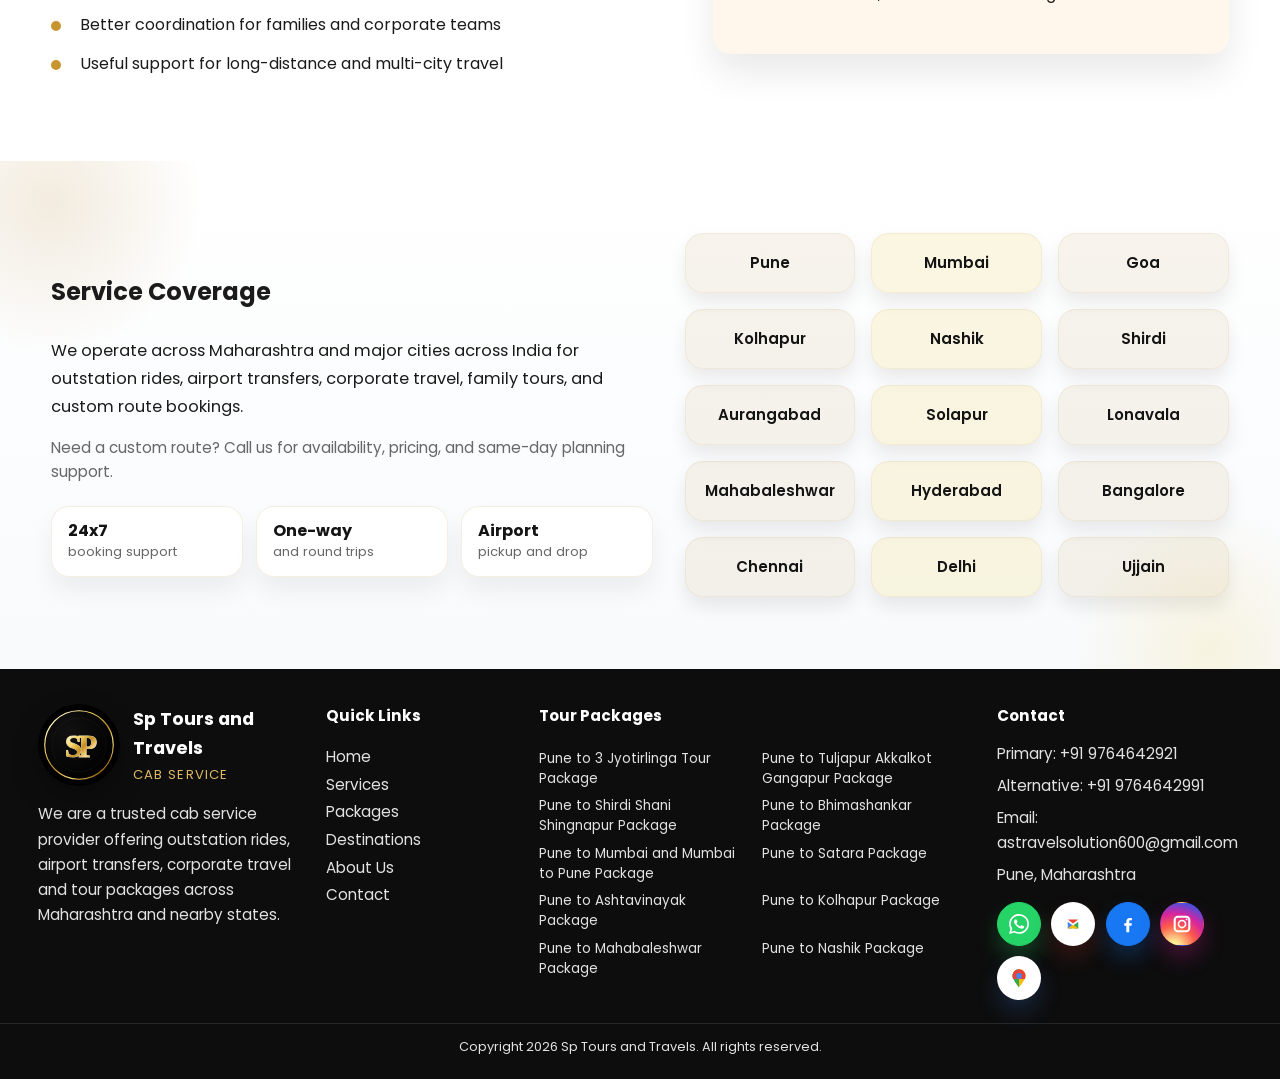
<file: Sp tours and Travel/services.html>
<!doctype html>
<html lang="en">
  <head>
    <meta charset="utf-8" />
    <meta name="viewport" content="width=device-width, initial-scale=1" />
    <title>Sp Tours and Travels | Services</title>
    <meta name="description" content="Explore outstation cab services, airport transfers, corporate travel, rentals, and tour packages with Sp Tours and Travels." />
    <link rel="preconnect" href="https://fonts.googleapis.com" />
    <link rel="preconnect" href="https://fonts.gstatic.com" crossorigin />
    <link href="https://fonts.googleapis.com/css2?family=Cinzel:wght@500;600;700&family=Poppins:wght@300;400;500;600;700&display=swap" rel="stylesheet" />
    <link rel="icon" href="favicon.ico" sizes="any" />
    <link rel="icon" type="image/png" sizes="48x48" href="favicon-48x48.png" />
    <link rel="apple-touch-icon" sizes="180x180" href="apple-touch-icon.png" />
    <link rel="manifest" href="site.webmanifest" />
    <meta name="theme-color" content="#0d6efd" />
    <link rel="stylesheet" href="styles.css" />
  </head>
  <body>
    <div class="topbar">
      <div class="container topbar-inner">
        <div class="topbar-item">24x7 Cab Service</div>
        <div class="topbar-item">
          <span class="topbar-phone"><span class="topbar-phone-icon" aria-hidden="true">&#128222;</span><span>+91 9764642921</span></span>
          <a class="btn btn-small" href="https://wa.me/919764642921?text=Hello%20Sp%20Tours%20and%20Travels%2C%0A%0AI%20would%20like%20to%20book%20a%20cab%20service.%0APlease%20share%20the%20available%20vehicle%20options%2C%20fare%2C%20and%20booking%20details.%0A%0AThank%20you." target="_blank" rel="noreferrer">Book Now</a>
        </div>
      </div>
    </div>

    <header class="site-header">
      <div class="container header-inner">
        <a class="logo" href="index.html" aria-label="Sp Tours and Travels">
          <span class="logo-mark" aria-hidden="true"><img src="assets/as-logo-badge.svg" alt="" /></span>
          <span class="logo-text">
            <strong>Sp Tours and Travels</strong>
            <em>Cab Service</em>
          </span>
        </a>
        <button class="nav-toggle" type="button" aria-expanded="false" aria-controls="primary-nav">Menu</button>
        <nav id="primary-nav" class="site-nav">
          <a href="index.html">Home</a>
          <a href="services.html" aria-current="page">Services</a>
          <a href="packages.html">Packages</a>
          <a href="destinations.html">Destinations</a>
          <a href="about.html">About Us</a>
          <a href="contact.html">Contact</a>
        </nav>
      </div>
    </header>

    <section class="page-hero" style="--page-bg: url('https://images.unsplash.com/photo-1500530855697-b586d89ba3ee?auto=format&fit=crop&w=1600&q=80');">
      <div class="container page-hero-inner">
        <div>
          <p class="eyebrow">Our Services</p>
          <h1>Cab Services Tailored for Every Trip</h1>
          <p>
            From airport pickups to multi-day tours, we provide clean vehicles, professional drivers,
            and transparent pricing for every journey.
          </p>
          <div class="hero-actions">
            <a class="btn" href="tel:+919764642921">Call Now</a>
            <a class="btn btn-outline" href="https://wa.me/919764642921?text=Hello%20Sp%20Tours%20and%20Travels%2C%0A%0AI%20would%20like%20to%20request%20a%20quotation%20for%20your%20cab%20services.%0APlease%20share%20the%20fare%2C%20available%20vehicle%20options%2C%20and%20booking%20details.%0A%0AThank%20you." target="_blank" rel="noreferrer">WhatsApp Quote</a>
          </div>
        </div>
        <div class="hero-panel">
          <h3>Service Highlights</h3>
          <ul>
            <li>One-way and round trips across Maharashtra</li>
            <li>Airport transfers and corporate travel support</li>
            <li>Local rentals with hourly packages</li>
            <li>6 listed vehicles with GPS trip monitoring</li>
          </ul>
        </div>
      </div>
    </section>

    <section id="services" class="section services">
      <div class="container">
        <div class="section-heading services-showcase-heading">
          <span class="services-showcase-kicker">WhatsApp Booking Ready</span>
          <h2>Our Services</h2>
          <p>Choose the cab service you need and book instantly on WhatsApp with clean vehicles and reliable drivers.</p>
        </div>
        <div class="service-grid service-showcase-grid">
          <article class="service-showcase-card">
            <img
              class="service-showcase-image"
              src="assets/services/outstation-cab.jpg"
              alt="White sedan driving along a mountain road for an outstation trip"
              loading="lazy"
            />
            <div class="service-showcase-overlay"></div>
            <div class="service-showcase-content">
              <span class="service-showcase-tag">Long Distance</span>
              <h3>Outstation Cab Service</h3>
              <p>Comfortable one-way and round-trip travel for cities across Maharashtra and beyond.</p>
              <a
                class="btn btn-small service-showcase-cta"
                href="https://wa.me/919764642921?text=Hello%20Sp%20Tours%20and%20Travels%2C%0A%0AI%20would%20like%20to%20book%20Outstation%20Cab%20Service..%0APlease%20share%20the%20fare%2C%20availability%2C%20and%20booking%20process.%0A%0AThank%20you."
                target="_blank"
                rel="noreferrer"
                >Book Now</a
              >
            </div>
          </article>
          <article class="service-showcase-card">
            <img
              class="service-showcase-image airport-transfer-image"
              src="assets/services/airport-transfer.jpg"
              alt="Interior of Chhatrapati Shivaji Maharaj International Airport in Mumbai"
              loading="lazy"
            />
            <div class="service-showcase-overlay"></div>
            <div class="service-showcase-content">
              <span class="service-showcase-tag">Airport</span>
              <h3>Airport Transfers</h3>
              <p>On-time pickups and drop-offs for Pune, Mumbai, and nearby airport rides with easy WhatsApp coordination.</p>
              <a
                class="btn btn-small service-showcase-cta"
                href="https://wa.me/919764642921?text=Hello%20Sp%20Tours%20and%20Travels%2C%0A%0AI%20would%20like%20to%20book%20Airport%20Transfer..%0APlease%20share%20the%20fare%2C%20availability%2C%20and%20booking%20process.%0A%0AThank%20you."
                target="_blank"
                rel="noreferrer"
                >Book Now</a
              >
            </div>
          </article>
          <article class="service-showcase-card">
            <img
              class="service-showcase-image"
              src="assets/services/corporate-travel.jpg"
              alt="Modern office buildings at World Trade Center in Kharadi, Pune"
              loading="lazy"
            />
            <div class="service-showcase-overlay"></div>
            <div class="service-showcase-content">
              <span class="service-showcase-tag">Business</span>
              <h3>Corporate Travel</h3>
              <p>Professional travel support for staff movement, meetings, and scheduled office pickups across Pune IT parks and business hubs.</p>
              <a
                class="btn btn-small service-showcase-cta"
                href="https://wa.me/919764642921?text=Hello%20Sp%20Tours%20and%20Travels%2C%0A%0AI%20would%20like%20to%20book%20Corporate%20Travel..%0APlease%20share%20the%20fare%2C%20availability%2C%20and%20booking%20process.%0A%0AThank%20you."
                target="_blank"
                rel="noreferrer"
                >Book Now</a
              >
            </div>
          </article>
          <article class="service-showcase-card">
            <img
              class="service-showcase-image"
              src="assets/services/family-tours.jpg"
              alt="Family sitting at the back of a car during a road trip"
              loading="lazy"
            />
            <div class="service-showcase-overlay"></div>
            <div class="service-showcase-content">
              <span class="service-showcase-tag">Family</span>
              <h3>Family Tours &amp; Packages</h3>
              <p>Planned outings for families, weekend getaways, and comfortable sightseeing travel.</p>
              <a
                class="btn btn-small service-showcase-cta"
                href="https://wa.me/919764642921?text=Hello%20Sp%20Tours%20and%20Travels%2C%0A%0AI%20would%20like%20to%20book%20Family%20Tours%20and%20Packages..%0APlease%20share%20the%20fare%2C%20availability%2C%20and%20booking%20process.%0A%0AThank%20you."
                target="_blank"
                rel="noreferrer"
                >Book Now</a
              >
            </div>
          </article>
          <article class="service-showcase-card">
            <img
              class="service-showcase-image"
              src="assets/services/one-way-round-trip.jpg"
              alt="Black sedan cruising on a city highway at dusk"
              loading="lazy"
            />
            <div class="service-showcase-overlay"></div>
            <div class="service-showcase-content">
              <span class="service-showcase-tag">Flexible</span>
              <h3>One-Way &amp; Round Trips</h3>
              <p>Custom pickup schedules for short one-way rides and full round-trip bookings.</p>
              <a
                class="btn btn-small service-showcase-cta"
                href="https://wa.me/919764642921?text=Hello%20Sp%20Tours%20and%20Travels%2C%0A%0AI%20would%20like%20to%20book%20One-Way%20or%20Round%20Trip%20cab..%0APlease%20share%20the%20fare%2C%20availability%2C%20and%20booking%20process.%0A%0AThank%20you."
                target="_blank"
                rel="noreferrer"
                >Book Now</a
              >
            </div>
          </article>
          <article class="service-showcase-card">
            <img
              class="service-showcase-image"
              src="assets/services/multi-day-tours.jpg"
              alt="Car driving on an open mountain highway during a long road journey"
              loading="lazy"
            />
            <div class="service-showcase-overlay"></div>
            <div class="service-showcase-content">
              <span class="service-showcase-tag">Tour Package</span>
              <h3>Multi-Day Tours</h3>
              <p>Easy planning for multi-day travel with experienced drivers and route support.</p>
              <a
                class="btn btn-small service-showcase-cta"
                href="https://wa.me/919764642921?text=Hello%20Sp%20Tours%20and%20Travels%2C%0A%0AI%20would%20like%20to%20book%20Multi-Day%20Tour..%0APlease%20share%20the%20fare%2C%20availability%2C%20and%20booking%20process.%0A%0AThank%20you."
                target="_blank"
                rel="noreferrer"
                >Book Now</a
              >
            </div>
          </article>
        </div>
      </div>
    </section>

    <section id="destinations" class="section destinations">
      <div class="container">
        <div class="section-heading">
          <h2>Popular Destinations</h2>
          <p>Cab services are available for the following locations. Select a destination and enquire on WhatsApp.</p>
        </div>
        <div class="destination-grid destination-grid-featured">
          <a class="destination-card destination-card-link" href="https://wa.me/919764642921?text=Hello%20Sp%20Tours%20and%20Travels%2C%0A%0AI%20would%20like%20to%20enquire%20about%20cab%20service%20for%20Sambhajinagar..%0APlease%20share%20the%20fare%2C%20vehicle%20options%2C%20and%20availability%20from%20Pune.%0A%0AThank%20you." target="_blank" rel="noreferrer">
            <h3>Sambhajinagar</h3>
            <p>Heritage travel, local tours and comfortable outstation rides.</p>
            <span class="btn btn-outline is-dark">Enquire Now</span>
          </a>
          <a class="destination-card destination-card-link" href="https://wa.me/919764642921?text=Hello%20Sp%20Tours%20and%20Travels%2C%0A%0AI%20would%20like%20to%20enquire%20about%20cab%20service%20for%20Shirdi..%0APlease%20share%20the%20fare%2C%20vehicle%20options%2C%20and%20availability%20from%20Pune.%0A%0AThank%20you." target="_blank" rel="noreferrer">
            <h3>Shirdi</h3>
            <p>Spiritual tours, darshan visits and family travel.</p>
            <span class="btn btn-outline is-dark">Enquire Now</span>
          </a>
          <a class="destination-card destination-card-link" href="https://wa.me/919764642921?text=Hello%20Sp%20Tours%20and%20Travels%2C%0A%0AI%20would%20like%20to%20enquire%20about%20cab%20service%20for%20Nashik..%0APlease%20share%20the%20fare%2C%20vehicle%20options%2C%20and%20availability%20from%20Pune.%0A%0AThank%20you." target="_blank" rel="noreferrer">
            <h3>Nashik</h3>
            <p>Pilgrimage routes, vineyard visits and smooth family travel across the city and beyond.</p>
            <span class="btn btn-outline is-dark">Enquire Now</span>
          </a>
          <a class="destination-card destination-card-link" href="https://wa.me/919764642921?text=Hello%20Sp%20Tours%20and%20Travels%2C%0A%0AI%20would%20like%20to%20enquire%20about%20cab%20service%20for%20Bhimashankar..%0APlease%20share%20the%20fare%2C%20vehicle%20options%2C%20and%20availability%20from%20Pune.%0A%0AThank%20you." target="_blank" rel="noreferrer">
            <h3>Bhimashankar</h3>
            <p>Pilgrimage travel and scenic road trips with experienced drivers.</p>
            <span class="btn btn-outline is-dark">Enquire Now</span>
          </a>
          <a class="destination-card destination-card-link" href="https://wa.me/919764642921?text=Hello%20Sp%20Tours%20and%20Travels%2C%0A%0AI%20would%20like%20to%20enquire%20about%20cab%20service%20for%20Ashtvinayak%20Darshan..%0APlease%20share%20the%20fare%2C%20vehicle%20options%2C%20and%20availability%20from%20Pune.%0A%0AThank%20you." target="_blank" rel="noreferrer">
            <h3>Ashtvinayak Darshan</h3>
            <p>Temple circuit tours with comfortable travel for families and darshan groups.</p>
            <span class="btn btn-outline is-dark">Enquire Now</span>
          </a>
          <a class="destination-card destination-card-link" href="https://wa.me/919764642921?text=Hello%20Sp%20Tours%20and%20Travels%2C%0A%0AI%20would%20like%20to%20enquire%20about%20cab%20service%20for%20Jyotirlinga%20Darshan..%0APlease%20share%20the%20fare%2C%20vehicle%20options%2C%20and%20availability%20from%20Pune.%0A%0AThank%20you." target="_blank" rel="noreferrer">
            <h3>Jyotirlinga Darshan</h3>
            <p>Pilgrimage packages and long-route darshan trips with reliable drivers.</p>
            <span class="btn btn-outline is-dark">Enquire Now</span>
          </a>
          <a class="destination-card destination-card-link" href="https://wa.me/919764642921?text=Hello%20Sp%20Tours%20and%20Travels%2C%0A%0AI%20would%20like%20to%20enquire%20about%20cab%20service%20for%20Kas%20Pathar..%0APlease%20share%20the%20fare%2C%20vehicle%20options%2C%20and%20availability%20from%20Pune.%0A%0AThank%20you." target="_blank" rel="noreferrer">
            <h3>Kas Pathar</h3>
            <p>Seasonal flower plateau trips, nature drives and scenic weekend travel.</p>
            <span class="btn btn-outline is-dark">Enquire Now</span>
          </a>
          <a class="destination-card destination-card-link" href="https://wa.me/919764642921?text=Hello%20Sp%20Tours%20and%20Travels%2C%0A%0AI%20would%20like%20to%20enquire%20about%20cab%20service%20for%20Kolhapur..%0APlease%20share%20the%20fare%2C%20vehicle%20options%2C%20and%20availability%20from%20Pune.%0A%0AThank%20you." target="_blank" rel="noreferrer">
            <h3>Kolhapur</h3>
            <p>Temple visits, shopping trips and dependable highway rides for families and frequent travelers.</p>
            <span class="btn btn-outline is-dark">Enquire Now</span>
          </a>
        </div>
      </div>
    </section>

    <section class="section">
      <div class="container">
        <div class="section-heading">
          <h2>Easy Booking Steps</h2>
          <p>Quick, simple, and confirmed within minutes.</p>
        </div>
        <div class="steps-grid">
          <article class="step-card">
            <h3>Share Trip Details</h3>
            <p>Send your pickup, destination, and travel date by call or WhatsApp.</p>
          </article>
          <article class="step-card">
            <h3>Receive Fare Quote</h3>
            <p>We share clear pricing and vehicle options based on your trip.</p>
          </article>
          <article class="step-card">
            <h3>Confirm &amp; Travel</h3>
            <p>Confirm your ride and enjoy a safe, comfortable journey.</p>
          </article>
        </div>
      </div>
    </section>

    <section class="section intro">
      <div class="container split-section">
        <div>
          <h2>GPS Tracking for Travel Monitoring</h2>
          <p>
            Active trips can be monitored for route visibility, pickup coordination, and better timing updates
            during local, airport, corporate, and long-distance travel.
          </p>
          <ul class="checklist">
            <li>Improved visibility for assigned trips</li>
            <li>Better coordination for families and corporate teams</li>
            <li>Useful support for long-distance and multi-city travel</li>
          </ul>
        </div>
        <div class="highlight-card">
          <h3>Monitored Journeys</h3>
          <p>Our GPS-enabled process supports smoother handoffs, route awareness, and travel monitoring.</p>
        </div>
      </div>
    </section>

    <section class="section coverage">
      <div class="container coverage-grid">
        <div class="services-coverage-copy">
          <h2>Service Coverage</h2>
          <p>
            We operate across Maharashtra and major cities across India for outstation rides,
            airport transfers, corporate travel, family tours, and custom route bookings.
          </p>
          <p class="section-note">
            Need a custom route? Call us for availability, pricing, and same-day planning support.
          </p>
          <div class="services-coverage-meta" aria-label="Coverage highlights">
            <div class="services-coverage-stat">
              <strong>24x7</strong>
              <span>booking support</span>
            </div>
            <div class="services-coverage-stat">
              <strong>One-way</strong>
              <span>and round trips</span>
            </div>
            <div class="services-coverage-stat">
              <strong>Airport</strong>
              <span>pickup and drop</span>
            </div>
          </div>
        </div>
        <div class="coverage-list services-coverage-list">
          <span>Pune</span>
          <span>Mumbai</span>
          <span>Goa</span>
          <span>Kolhapur</span>
          <span>Nashik</span>
          <span>Shirdi</span>
          <span>Aurangabad</span>
          <span>Solapur</span>
          <span>Lonavala</span>
          <span>Mahabaleshwar</span>
          <span>Hyderabad</span>
          <span>Bangalore</span>
          <span>Chennai</span>
          <span>Delhi</span>
          <span>Ujjain</span>
        </div>
      </div>
    </section>

    <footer class="site-footer">
      <div class="container footer-grid">
        <div class="footer-brand">
          <div class="footer-brand-head">
            <img class="footer-brand-logo" src="assets/as-logo-badge.svg" alt="" />
            <div>
              <h3>Sp Tours and Travels</h3>
              <span class="footer-brand-tag">Cab Service</span>
            </div>
          </div>
          <p>
            We are a trusted cab service provider offering outstation rides, airport transfers,
            corporate travel and tour packages across Maharashtra and nearby states.
          </p>
        </div>
        <div class="footer-links">
          <h4>Quick Links</h4>
          <div class="footer-main-links">
            <a href="index.html">Home</a>
            <a href="services.html">Services</a>
            <a href="packages.html">Packages</a>
            <a href="destinations.html">Destinations</a>
            <a href="about.html">About Us</a>
            <a href="contact.html">Contact</a>
          </div>
        </div>
        <div class="footer-packages">
          <h4>Tour Packages</h4>
          <div class="footer-package-grid">
            <a href="package-details.html#details-jyotirlinga">Pune to 3 Jyotirlinga Tour Package</a>
            <a href="package-details.html#details-shirdi">Pune to Shirdi Shani Shingnapur Package</a>
            <a href="package-details.html#details-mumbai">Pune to Mumbai and Mumbai to Pune Package</a>
            <a href="package-details.html#details-ashtavinayak">Pune to Ashtavinayak Package</a>
            <a href="package-details.html#details-mahabaleshwar">Pune to Mahabaleshwar Package</a>
            <a href="package-details.html#details-tuljapur">Pune to Tuljapur Akkalkot Gangapur Package</a>
            <a href="package-details.html#details-bhimashankar">Pune to Bhimashankar Package</a>
            <a href="package-details.html#details-satara">Pune to Satara Package</a>
            <a href="package-details.html#details-kolhapur">Pune to Kolhapur Package</a>
            <a href="package-details.html#details-nashik">Pune to Nashik Package</a>
          </div>
        </div>
        <div class="footer-contact">
          <h4>Contact</h4>
          <p><a href="tel:+919764642921">Primary: +91 9764642921</a></p>
          <p><a href="tel:+919764642991">Alternative: +91 9764642991</a></p>
          <p><a href="mailto:astravelsolution600@gmail.com">Email: astravelsolution600@gmail.com</a></p>
          <p>Pune, Maharashtra</p>
          <div class="footer-social">
            <span class="social-link social-link-whatsapp" aria-label="WhatsApp" title="WhatsApp">
              <svg viewBox="0 0 24 24" aria-hidden="true">
                <path fill="currentColor" d="M20.52 3.48A11.8 11.8 0 0 0 12.07 0C5.5 0 .15 5.35.15 11.91c0 2.1.55 4.14 1.6 5.94L0 24l6.33-1.66a11.88 11.88 0 0 0 5.73 1.46h.01c6.56 0 11.91-5.35 11.91-11.91 0-3.18-1.24-6.16-3.46-8.41Zm-8.45 18.3h-.01a9.9 9.9 0 0 1-5.04-1.38l-.36-.21-3.75.98 1-3.65-.24-.38a9.87 9.87 0 0 1-1.52-5.23c0-5.45 4.43-9.88 9.88-9.88 2.64 0 5.12 1.03 6.99 2.9 1.87 1.87 2.9 4.35 2.9 6.99 0 5.45-4.43 9.88-9.88 9.88Zm5.42-7.4c-.3-.15-1.77-.87-2.04-.97-.27-.1-.46-.15-.66.15-.19.3-.76.96-.93 1.16-.17.2-.34.22-.64.08-.3-.15-1.25-.46-2.38-1.47-.88-.79-1.48-1.77-1.65-2.07-.17-.29-.02-.45.13-.59.13-.12.3-.32.45-.48.15-.17.2-.29.3-.49.1-.2.05-.37-.02-.52-.07-.15-.66-1.59-.9-2.18-.24-.58-.48-.5-.66-.51h-.56c-.2 0-.52.07-.8.37-.27.29-1.04 1.01-1.04 2.46 0 1.45 1.07 2.85 1.22 3.05.15.2 2.1 3.2 5.1 4.49.71.31 1.27.49 1.7.63.71.23 1.36.2 1.88.12.57-.08 1.77-.72 2.02-1.42.25-.69.25-1.28.17-1.41-.08-.12-.28-.2-.58-.35Z" />
              </svg>
              <span class="sr-only">WhatsApp</span>
            </span>
            <span class="social-link social-link-email" aria-label="Email" title="Email">
              <svg viewBox="0 0 24 24" aria-hidden="true">
                <path fill="#4285F4" d="M5 18V8.93l5.89 4.42V18H5Z" />
                <path fill="#34A853" d="M13.11 18v-4.65L19 8.93V18h-5.89Z" />
                <path fill="#EA4335" d="M5.42 6.33 12 11.23l6.58-4.9A1.93 1.93 0 0 0 17.5 6h-11c-.39 0-.76.12-1.08.33Z" />
                <path fill="#FBBC04" d="M13.11 13.35 12 14.18l-1.11-.83L5 18h14l-5.89-4.65Z" />
              </svg>
              <span class="sr-only">Email</span>
            </span>
            <span class="social-link social-link-facebook" aria-label="Facebook" title="Facebook">
              <svg viewBox="0 0 24 24" aria-hidden="true">
                <path fill="currentColor" d="M13.5 22v-8h2.7l.4-3h-3.1V9.1c0-.87.25-1.46 1.5-1.46h1.73V4.96c-.3-.04-1.33-.12-2.53-.12-2.5 0-4.22 1.52-4.22 4.32V11H7.5v3h2.48v8h3.52Z" />
              </svg>
              <span class="sr-only">Facebook</span>
            </span>
            <span class="social-link social-link-instagram" aria-label="Instagram" title="Instagram">
              <svg viewBox="0 0 24 24" aria-hidden="true">
                <path fill="currentColor" d="M7 2h10a5 5 0 0 1 5 5v10a5 5 0 0 1-5 5H7a5 5 0 0 1-5-5V7a5 5 0 0 1 5-5Zm0 2.5A2.5 2.5 0 0 0 4.5 7v10A2.5 2.5 0 0 0 7 19.5h10a2.5 2.5 0 0 0 2.5-2.5V7A2.5 2.5 0 0 0 17 4.5H7Zm5 2.25A5.25 5.25 0 1 1 6.75 12 5.26 5.26 0 0 1 12 6.75Zm0 2A3.25 3.25 0 1 0 15.25 12 3.26 3.26 0 0 0 12 8.75Zm5.5-3.37a1.12 1.12 0 1 1-1.12 1.12 1.12 1.12 0 0 1 1.12-1.12Z" />
              </svg>
              <span class="sr-only">Instagram</span>
            </span>
            <span class="social-link social-link-maps" aria-label="Google Maps" title="Google Maps">
              <svg viewBox="0 0 24 24" aria-hidden="true">
                <path fill="#34A853" d="M12 22.1c-.73-.86-7.1-8.43-7.1-12.38 0-4.03 3.18-7.22 7.1-7.22v19.6Z" />
                <path fill="#FBBC04" d="M12 2.5c3.92 0 7.1 3.19 7.1 7.22 0 3.95-6.37 11.52-7.1 12.38V2.5Z" />
                <path fill="#EA4335" d="M12 2.5c3.92 0 7.1 3.19 7.1 7.22 0 1.13-.22 2.28-.64 3.45H5.54A10.24 10.24 0 0 1 4.9 9.72C4.9 5.69 8.08 2.5 12 2.5Z" />
                <circle cx="12" cy="9.72" r="3.1" fill="#4285F4" />
              </svg>
              <span class="sr-only">Google Maps</span>
            </span>
          </div>
        </div>
      </div>
      <div class="footer-bottom">
        <span>Copyright <span id="year"></span> Sp Tours and Travels. All rights reserved.</span>
      </div>
    </footer>

    <nav class="mobile-bottom-nav" aria-label="Mobile quick navigation">
      <div class="mobile-bottom-nav-inner">
        <a href="index.html" data-mobile-nav="home">
          <span class="mobile-bottom-nav-icon" aria-hidden="true">
            <svg viewBox="0 0 24 24">
              <path d="M4 10.5 12 4l8 6.5V20a1 1 0 0 1-1 1h-4.5v-5.5h-5V21H5a1 1 0 0 1-1-1z" />
            </svg>
          </span>
          <span>Home</span>
        </a>
        <a href="services.html" data-mobile-nav="services">
          <span class="mobile-bottom-nav-icon" aria-hidden="true">
            <svg viewBox="0 0 24 24">
              <path d="M4 9.5h16" />
              <path d="M6 8h12a2 2 0 0 1 2 2v7a2 2 0 0 1-2 2H6a2 2 0 0 1-2-2v-7a2 2 0 0 1 2-2Z" />
              <path d="M9 8V6.5A1.5 1.5 0 0 1 10.5 5h3A1.5 1.5 0 0 1 15 6.5V8" />
            </svg>
          </span>
          <span>Services</span>
        </a>
        <a href="destinations.html" data-mobile-nav="explore">
          <span class="mobile-bottom-nav-icon" aria-hidden="true">
            <svg viewBox="0 0 24 24">
              <path d="M12 20s6-5.4 6-10a6 6 0 1 0-12 0c0 4.6 6 10 6 10Z" />
              <circle cx="12" cy="10" r="2.25" />
            </svg>
          </span>
          <span>Explore</span>
        </a>
        <div class="mobile-bottom-nav-item mobile-bottom-nav-enquiry" data-mobile-enquiry>
          <button
            class="mobile-bottom-nav-trigger mobile-bottom-nav-accent"
            type="button"
            data-mobile-nav="enquiry"
            data-mobile-enquiry-trigger
            aria-expanded="false"
            aria-controls="mobile-enquiry-actions"
            aria-label="Open enquiry options"
          >
            <span class="mobile-bottom-nav-icon" aria-hidden="true">
              <svg viewBox="0 0 24 24">
                <path d="M20.52 3.48A11.8 11.8 0 0 0 12.07 0C5.5 0 .15 5.35.15 11.91c0 2.1.55 4.14 1.6 5.94L0 24l6.33-1.66a11.88 11.88 0 0 0 5.73 1.46h.01c6.56 0 11.91-5.35 11.91-11.91 0-3.18-1.24-6.16-3.46-8.41Zm-8.45 18.3h-.01a9.9 9.9 0 0 1-5.04-1.38l-.36-.21-3.75.98 1-3.65-.24-.38a9.87 9.87 0 0 1-1.52-5.23c0-5.45 4.43-9.88 9.88-9.88 2.64 0 5.12 1.03 6.99 2.9 1.87 1.87 2.9 4.35 2.9 6.99 0 5.45-4.43 9.88-9.88 9.88Zm5.42-7.4c-.3-.15-1.77-.87-2.04-.97-.27-.1-.46-.15-.66.15-.19.3-.76.96-.93 1.16-.17.2-.34.22-.64.08-.3-.15-1.25-.46-2.38-1.47-.88-.79-1.48-1.77-1.65-2.07-.17-.29-.02-.45.13-.59.13-.12.3-.32.45-.48.15-.17.2-.29.3-.49.1-.2.05-.37-.02-.52-.07-.15-.66-1.59-.9-2.18-.24-.58-.48-.5-.66-.51h-.56c-.2 0-.52.07-.8.37-.27.29-1.04 1.01-1.04 2.46 0 1.45 1.07 2.85 1.22 3.05.15.2 2.1 3.2 5.1 4.49.71.31 1.27.49 1.7.63.71.23 1.36.2 1.88.12.57-.08 1.77-.72 2.02-1.42.25-.69.25-1.28.17-1.41-.08-.12-.28-.2-.58-.35Z" />
              </svg>
            </span>
            <span>Enquiry</span>
          </button>
          <div class="mobile-bottom-nav-actions" id="mobile-enquiry-actions" aria-label="Enquiry options">
            <a
              class="mobile-bottom-nav-action mobile-bottom-nav-action-call"
              href="tel:+919764642921"
              aria-label="Call now"
              title="Call now"
            >
              <svg viewBox="0 0 24 24" aria-hidden="true">
                <path d="M19.95 21c-8.24 0-14.95-6.71-14.95-14.95A2.05 2.05 0 0 1 7.05 4h2.19c.94 0 1.74.67 1.91 1.59l.42 2.32c.12.64-.09 1.29-.56 1.75l-1.26 1.26a11.11 11.11 0 0 0 4.33 4.33l1.26-1.26a2.03 2.03 0 0 1 1.75-.56l2.32.42A1.94 1.94 0 0 1 21 15.76v2.19A2.05 2.05 0 0 1 19.95 21Z" />
              </svg>
              <span class="sr-only">Call now</span>
            </a>
            <a
              class="mobile-bottom-nav-action mobile-bottom-nav-action-whatsapp"
              href="https://wa.me/919764642921?text=Hello%20Sp%20Tours%20and%20Travels%2C%0A%0AI%20would%20like%20to%20book%20a%20cab%20service.%0APlease%20share%20the%20available%20vehicle%20options%2C%20fare%2C%20and%20booking%20details.%0A%0AThank%20you."
              target="_blank"
              rel="noreferrer"
              aria-label="Chat on WhatsApp"
              title="Chat on WhatsApp"
            >
              <svg viewBox="0 0 24 24" aria-hidden="true">
                <path d="M20.52 3.48A11.8 11.8 0 0 0 12.07 0C5.5 0 .15 5.35.15 11.91c0 2.1.55 4.14 1.6 5.94L0 24l6.33-1.66a11.88 11.88 0 0 0 5.73 1.46h.01c6.56 0 11.91-5.35 11.91-11.91 0-3.18-1.24-6.16-3.46-8.41Zm-8.45 18.3h-.01a9.9 9.9 0 0 1-5.04-1.38l-.36-.21-3.75.98 1-3.65-.24-.38a9.87 9.87 0 0 1-1.52-5.23c0-5.45 4.43-9.88 9.88-9.88 2.64 0 5.12 1.03 6.99 2.9 1.87 1.87 2.9 4.35 2.9 6.99 0 5.45-4.43 9.88-9.88 9.88Zm5.42-7.4c-.3-.15-1.77-.87-2.04-.97-.27-.1-.46-.15-.66.15-.19.3-.76.96-.93 1.16-.17.2-.34.22-.64.08-.3-.15-1.25-.46-2.38-1.47-.88-.79-1.48-1.77-1.65-2.07-.17-.29-.02-.45.13-.59.13-.12.3-.32.45-.48.15-.17.2-.29.3-.49.1-.2.05-.37-.02-.52-.07-.15-.66-1.59-.9-2.18-.24-.58-.48-.5-.66-.51h-.56c-.2 0-.52.07-.8.37-.27.29-1.04 1.01-1.04 2.46 0 1.45 1.07 2.85 1.22 3.05.15.2 2.1 3.2 5.1 4.49.71.31 1.27.49 1.7.63.71.23 1.36.2 1.88.12.57-.08 1.77-.72 2.02-1.42.25-.69.25-1.28.17-1.41-.08-.12-.28-.2-.58-.35Z" />
              </svg>
              <span class="sr-only">Chat on WhatsApp</span>
            </a>
          </div>
        </div>
        <a href="contact.html" data-mobile-nav="contact">
          <span class="mobile-bottom-nav-icon" aria-hidden="true">
            <svg viewBox="0 0 24 24">
              <circle cx="12" cy="8" r="3.25" />
              <path d="M5.5 19a6.5 6.5 0 0 1 13 0" />
            </svg>
          </span>
          <span>Contact</span>
        </a>
      </div>
    </nav>

    <div class="floating-contact-group" aria-label="Quick contact actions">
      <a
        class="floating-action floating-action-call"
        href="tel:+919764642921"
        aria-label="Call now"
        title="Call now"
      >
        <svg viewBox="0 0 24 24" aria-hidden="true">
          <path d="M19.95 21c-8.24 0-14.95-6.71-14.95-14.95A2.05 2.05 0 0 1 7.05 4h2.19c.94 0 1.74.67 1.91 1.59l.42 2.32c.12.64-.09 1.29-.56 1.75l-1.26 1.26a11.11 11.11 0 0 0 4.33 4.33l1.26-1.26a2.03 2.03 0 0 1 1.75-.56l2.32.42A1.94 1.94 0 0 1 21 15.76v2.19A2.05 2.05 0 0 1 19.95 21Z" />
        </svg>
        <span class="sr-only">Call now</span>
      </a>
      <a
        class="floating-action floating-action-whatsapp"
        href="https://wa.me/919764642921?text=Hello%20Sp%20Tours%20and%20Travels%2C%0A%0AI%20would%20like%20to%20enquire%20about%20your%20cab%20and%20tour%20package%20services.%0APlease%20share%20the%20available%20options%2C%20pricing%2C%20and%20booking%20details.%0A%0AThank%20you."
        target="_blank"
        rel="noreferrer"
        aria-label="Chat on WhatsApp"
        title="Chat on WhatsApp"
      >
        <svg viewBox="0 0 24 24" aria-hidden="true">
          <path d="M20.52 3.48A11.8 11.8 0 0 0 12.07 0C5.5 0 .15 5.35.15 11.91c0 2.1.55 4.14 1.6 5.94L0 24l6.33-1.66a11.88 11.88 0 0 0 5.73 1.46h.01c6.56 0 11.91-5.35 11.91-11.91 0-3.18-1.24-6.16-3.46-8.41Zm-8.45 18.3h-.01a9.9 9.9 0 0 1-5.04-1.38l-.36-.21-3.75.98 1-3.65-.24-.38a9.87 9.87 0 0 1-1.52-5.23c0-5.45 4.43-9.88 9.88-9.88 2.64 0 5.12 1.03 6.99 2.9 1.87 1.87 2.9 4.35 2.9 6.99 0 5.45-4.43 9.88-9.88 9.88Zm5.42-7.4c-.3-.15-1.77-.87-2.04-.97-.27-.1-.46-.15-.66.15-.19.3-.76.96-.93 1.16-.17.2-.34.22-.64.08-.3-.15-1.25-.46-2.38-1.47-.88-.79-1.48-1.77-1.65-2.07-.17-.29-.02-.45.13-.59.13-.12.3-.32.45-.48.15-.17.2-.29.3-.49.1-.2.05-.37-.02-.52-.07-.15-.66-1.59-.9-2.18-.24-.58-.48-.5-.66-.51h-.56c-.2 0-.52.07-.8.37-.27.29-1.04 1.01-1.04 2.46 0 1.45 1.07 2.85 1.22 3.05.15.2 2.1 3.2 5.1 4.49.71.31 1.27.49 1.7.63.71.23 1.36.2 1.88.12.57-.08 1.77-.72 2.02-1.42.25-.69.25-1.28.17-1.41-.08-.12-.28-.2-.58-.35Z" />
        </svg>
        <span class="sr-only">Chat on WhatsApp</span>
      </a>
    </div>

    <script src="script.js"></script>
  </body>
</html>
</file>
<file: Sp tours and Travel/styles.css>
:root {
  --navy: #141414;
  --blue: #8c6a2f;
  --sky: #fff7eb;
  --red: #c7942f;
  --gold: #f1d57a;
  --text: #1b1b1b;
  --muted: #676767;
  --white: #ffffff;
  --shadow: 0 18px 36px rgba(15, 15, 15, 0.09);
}

* {
  box-sizing: border-box;
}

html {
  scroll-behavior: smooth;
  overflow-x: hidden;
}

body {
  margin: 0;
  min-height: 100vh;
  min-height: 100dvh;
  display: flex;
  flex-direction: column;
  overflow-x: clip;
  font-family: "Poppins", sans-serif;
  color: var(--text);
  background: #f6f7fa;
  line-height: 1.6;
}

@media (hover: hover) and (pointer: fine) {
  body,
  a,
  button,
  [role="button"],
  .city-option,
  .ride-chip,
  .ride-link,
  .tab-btn,
  .nav-toggle {
    cursor: url("assets/cab-cursor.svg") 20 13, pointer;
  }

  input,
  textarea,
  select,
  option {
    cursor: auto;
  }
}

a {
  color: inherit;
  text-decoration: none;
}

img {
  max-width: 100%;
  display: block;
}

figure {
  margin: 0;
}

.container {
  width: min(1200px, 92%);
  margin: 0 auto;
}

.header-inner > *,
.hero-inner > *,
.intro-grid > *,
.page-hero-inner > *,
.split-section > *,
.coverage-grid > *,
.cta-inner > *,
.footer-grid > * {
  min-width: 0;
}

.topbar {
  background: var(--navy);
  color: var(--white);
  font-size: 0.76rem;
}

.topbar-inner {
  display: flex;
  align-items: center;
  justify-content: space-between;
  gap: 0.8rem;
  padding: 0.16rem 0;
}

.topbar-item {
  display: flex;
  align-items: center;
  gap: 0.7rem;
}

.topbar-phone {
  display: inline-flex;
  align-items: center;
  gap: 0.45rem;
  flex-wrap: nowrap;
  white-space: nowrap;
}

.topbar-phone-icon {
  font-size: 0.95rem;
  line-height: 1;
}

.site-header {
  background: var(--white);
  position: sticky;
  top: 0;
  z-index: 20;
  border-bottom: 1px solid rgba(22, 15, 9, 0.08);
  box-shadow: 0 10px 20px rgba(22, 15, 9, 0.06);
}

.header-inner {
  display: flex;
  align-items: center;
  justify-content: space-between;
  gap: 1.25rem;
  padding: 0.5rem 0;
}

.logo {
  display: flex;
  align-items: center;
  gap: 0.8rem;
  min-width: 0;
}

.logo-text {
  min-width: 0;
}

.logo-mark {
  width: 56px;
  height: 56px;
  display: inline-flex;
  align-items: center;
  justify-content: center;
  flex: 0 0 auto;
}

.logo-mark img {
  width: 100%;
  height: 100%;
  display: block;
  object-fit: cover;
  object-position: center;
  border-radius: 50%;
  box-shadow: 0 10px 24px rgba(2, 2, 2, 0.18);
}

.logo-text strong {
  display: block;
  font-size: 1.18rem;
  letter-spacing: 0.6px;
  color: var(--navy);
  line-height: 1.15;
}

.logo-text em {
  font-style: normal;
  color: var(--muted);
  font-size: 0.8rem;
  letter-spacing: 0.16em;
  text-transform: uppercase;
  line-height: 1.15;
}

.site-nav {
  display: flex;
  gap: 1.35rem;
  font-weight: 500;
  font-size: 1.06rem;
}

.site-nav a {
  position: relative;
  padding-bottom: 0.28rem;
}

.site-nav a::after {
  content: "";
  position: absolute;
  left: 0;
  bottom: 0;
  width: 0;
  height: 2px;
  background: var(--red);
  transition: width 0.3s ease;
}

.site-nav a:hover::after,
.site-nav a:focus::after {
  width: 100%;
}

.site-nav a[aria-current="page"]::after {
  width: 100%;
}

.nav-toggle {
  display: none;
  border: none;
  background: var(--navy);
  color: var(--white);
  padding: 0.5rem 0.9rem;
  border-radius: 6px;
  font-weight: 600;
}

.hero {
  position: relative;
  color: var(--white);
  min-height: 85vh;
  display: flex;
  align-items: stretch;
  overflow: hidden;
}

.hero > .container {
  width: min(100%, 1440px);
  padding-inline: clamp(1rem, 2vw, 1.75rem);
}

.hero-slider {
  position: absolute;
  inset: 0;
  z-index: 1;
}

.hero-slider::after {
  content: "";
  position: absolute;
  inset: 0;
  background: linear-gradient(120deg, rgba(8, 8, 8, 0.74), rgba(36, 27, 13, 0.28));
}

.slide {
  position: absolute;
  inset: 0;
  background-image: var(--bg);
  background-size: cover;
  background-position: var(--bg-position, center);
  opacity: 0;
  transition: opacity 1s ease;
}

.slide.is-active {
  opacity: 1;
}

.hero-inner {
  position: relative;
  z-index: 2;
  display: grid;
  grid-template-columns: minmax(0, 1fr) minmax(360px, 430px);
  gap: 2.5rem;
  align-items: start;
  padding: 4.5rem 0;
}

.eyebrow {
  text-transform: uppercase;
  letter-spacing: 2px;
  font-size: 0.85rem;
  color: var(--gold);
}

.hero-content {
  max-width: 44rem;
  width: 100%;
  min-width: 0;
}

.hero-content h1 {
  font-family: "Cinzel", serif;
  font-size: clamp(2.2rem, 3.7vw, 4rem);
  margin: 0.4rem 0 0.9rem;
  line-height: 1;
  max-width: 11.5em;
  text-wrap: pretty;
}

.hero-content h1 span {
  display: block;
  margin-top: 0;
  text-transform: uppercase;
  white-space: nowrap;
  letter-spacing: 0.04em;
  font-size: 0.88em;
}

.hero-banner-subheading {
  margin: -0.1rem 0 1rem;
  max-width: 40rem;
  font-size: clamp(0.98rem, 1.2vw, 1.08rem);
  font-weight: 600;
  line-height: 1.6;
  color: rgba(255, 255, 255, 0.92);
}

.hero-actions {
  display: flex;
  gap: 1rem;
  margin-top: 1.5rem;
  flex-wrap: wrap;
}

.hero-why-choose {
  margin-top: 1.5rem;
  width: min(100%, 36rem);
  padding: 0.85rem;
  border-radius: 6px;
  background: linear-gradient(145deg, rgba(17, 24, 39, 0.34), rgba(96, 74, 25, 0.2));
  border: 1px solid rgba(255, 255, 255, 0.14);
  backdrop-filter: blur(12px);
  box-shadow: 0 14px 28px rgba(3, 7, 18, 0.16);
}

.hero-highlights-head {
  display: flex;
  flex-direction: column;
  gap: 0.35rem;
}

.hero-highlights-label {
  display: inline-block;
  font-size: 0.68rem;
  font-weight: 700;
  letter-spacing: 0.16em;
  text-transform: uppercase;
  color: var(--gold);
}

.hero-highlights-head p {
  margin: 0;
  max-width: 32rem;
  font-size: 0.86rem;
  line-height: 1.45;
  color: rgba(255, 255, 255, 0.88);
}

.hero-highlights {
  margin-top: 0.8rem;
  display: grid;
  grid-template-columns: repeat(2, minmax(0, 1fr));
  gap: 0.7rem;
}

.hero-highlight-card {
  position: relative;
  display: flex;
  flex-direction: column;
  gap: 0.3rem;
  min-height: 7.6rem;
  padding: 0.8rem 0.85rem 0.9rem;
  border-radius: 6px;
  background: linear-gradient(180deg, rgba(255, 255, 255, 0.16), rgba(255, 255, 255, 0.08));
  border: 1px solid rgba(255, 255, 255, 0.16);
  backdrop-filter: blur(10px);
  box-shadow: 0 10px 18px rgba(4, 8, 20, 0.12);
  overflow: hidden;
}

.hero-highlight-card::after {
  content: "";
  position: absolute;
  right: -1rem;
  bottom: -1rem;
  width: 4rem;
  height: 4rem;
  border-radius: 999px;
  background: radial-gradient(circle, rgba(241, 213, 122, 0.18), rgba(241, 213, 122, 0));
  pointer-events: none;
}

.hero-highlight-card > * {
  position: relative;
  z-index: 1;
}

.hero-highlight-icon {
  display: inline-flex;
  align-items: center;
  justify-content: center;
  width: 2rem;
  height: 2rem;
  border-radius: 999px;
  font-size: 0.82rem;
  background: linear-gradient(145deg, rgba(241, 213, 122, 0.26), rgba(255, 255, 255, 0.12));
  border: 1px solid rgba(255, 255, 255, 0.18);
  box-shadow: inset 0 1px 0 rgba(255, 255, 255, 0.18);
  color: #fff0c3;
}

.highlight-title {
  font-weight: 700;
  font-size: 0.92rem;
  line-height: 1.2;
}

.highlight-sub {
  display: block;
  max-width: 22ch;
  font-size: 0.78rem;
  line-height: 1.35;
  color: rgba(255, 255, 255, 0.88);
}

.intro-card.why-choose-panel {
  position: relative;
  overflow: hidden;
  padding: 1.15rem;
  border-radius: 18px;
  border: 1px solid rgba(168, 116, 24, 0.18);
  background: linear-gradient(140deg, #111111 0%, #1d1a14 56%, #3f2f14 100%);
  box-shadow: 0 22px 42px rgba(15, 15, 15, 0.16);
  color: var(--white);
  min-width: 0;
}

.intro-card.why-choose-panel::before,
.intro-card.why-choose-panel::after {
  content: "";
  position: absolute;
  pointer-events: none;
}

.intro-card.why-choose-panel::before {
  right: -76px;
  bottom: -88px;
  width: 230px;
  height: 230px;
  border-radius: 50%;
  background: radial-gradient(circle, rgba(242, 217, 125, 0.16), transparent 68%);
}

.intro-card.why-choose-panel::after {
  top: 20px;
  right: 20px;
  width: 82px;
  height: 82px;
  border-radius: 24px;
  border: 1px solid rgba(255, 255, 255, 0.1);
  background: linear-gradient(135deg, rgba(255, 255, 255, 0.1), rgba(255, 255, 255, 0.03));
}

.intro-card.why-choose-panel > * {
  position: relative;
  z-index: 1;
}

.why-choose-heading {
  margin: 0;
  max-width: 34rem;
  font-size: clamp(1.2rem, 1.8vw, 1.7rem);
  line-height: 1.35;
  font-weight: 600;
  color: var(--white);
}

.why-choose-panel .hero-highlights {
  margin-top: 0.85rem;
  gap: 1rem;
}

.why-choose-panel .hero-highlight-card {
  min-height: 10.5rem;
  padding: 1rem 1rem 1.05rem;
  border-radius: 14px;
  border: 1px solid rgba(255, 255, 255, 0.12);
  background: linear-gradient(180deg, rgba(255, 255, 255, 0.12), rgba(255, 255, 255, 0.06));
  box-shadow: inset 0 1px 0 rgba(255, 255, 255, 0.06);
}

.why-choose-panel .hero-highlight-card-wide {
  grid-column: 1 / -1;
}

.why-choose-panel .hero-highlight-icon {
  width: 2.5rem;
  height: 2.5rem;
  font-size: 0.95rem;
  background: linear-gradient(145deg, rgba(241, 213, 122, 0.24), rgba(255, 255, 255, 0.08));
  border: 1px solid rgba(255, 255, 255, 0.16);
  box-shadow: inset 0 1px 0 rgba(255, 255, 255, 0.16);
  color: #fff0c3;
}

.why-choose-panel .highlight-title {
  font-size: 1.06rem;
  color: var(--white);
}

.why-choose-panel .highlight-sub {
  font-size: 0.9rem;
  max-width: none;
  color: rgba(255, 255, 255, 0.84);
}

.btn {
  display: inline-flex;
  align-items: center;
  justify-content: center;
  padding: 0.7rem 1.6rem;
  background: linear-gradient(135deg, #c7942f 0%, #f1d57a 100%);
  color: #111111;
  border-radius: 999px;
  font-weight: 600;
  border: 2px solid transparent;
  transition: transform 0.2s ease, box-shadow 0.2s ease;
}

.btn:hover,
.btn:focus {
  transform: translateY(-2px);
  box-shadow: 0 12px 22px rgba(199, 148, 47, 0.28);
}

.btn-outline {
  background: rgba(255, 255, 255, 0.04);
  border-color: var(--white);
  color: var(--white);
}

.btn-outline.is-dark,
.offer-card .btn-outline {
  border-color: var(--red);
  color: var(--red);
}

.btn-outline.is-dark:hover,
.offer-card .btn-outline:hover,
.offer-card .btn-outline:focus {
  background: var(--red);
  color: var(--white);
}

.btn-small {
  padding: 0.35rem 1rem;
  font-size: 0.85rem;
}

.btn-block {
  width: 100%;
}

.booking-card {
  background: var(--white);
  color: var(--text);
  border-radius: 6px;
  box-shadow: var(--shadow);
  padding: 1.5rem 1.45rem;
  width: 100%;
  max-width: 430px;
  justify-self: end;
}

.booking-header h2 {
  margin: 0 0 0.3rem;
  font-family: "Cinzel", serif;
  color: var(--navy);
}

.booking-tabs {
  display: flex;
  gap: 0.5rem;
  margin: 1rem 0 0.9rem;
  background: #efe5d5;
  border-radius: 8px;
  padding: 0.3rem;
}

.tab-btn {
  flex: 1;
  border: none;
  background: transparent;
  padding: 0.5rem 0.8rem;
  border-radius: 6px;
  font-weight: 600;
  cursor: pointer;
  color: var(--muted);
}

.tab-btn.is-active {
  background: var(--navy);
  color: var(--white);
}

.booking-form {
  display: none;
  grid-template-columns: repeat(2, minmax(0, 1fr));
  gap: 0.7rem 0.8rem;
}

.booking-form.is-active {
  display: grid;
}

.booking-form > .form-row:last-of-type,
.booking-form > .btn-block {
  grid-column: 1 / -1;
}

.form-row label {
  font-size: 0.85rem;
  color: var(--muted);
  display: block;
  margin-bottom: 0.22rem;
}

.form-row input,
.form-row select {
  width: 100%;
  padding: 0.54rem 0.75rem;
  border-radius: 6px;
  border: 1px solid #d8dde6;
  font-family: "Poppins", sans-serif;
}

.booking-note {
  font-size: 0.85rem;
  color: var(--muted);
  margin-top: 1rem;
}

.booking-note a {
  color: var(--blue);
  font-weight: 600;
  text-decoration: underline;
}

.section {
  padding: clamp(3.2rem, 7vw, 4.5rem) 0;
}

.section-heading {
  text-align: center;
  margin-bottom: 2.5rem;
}

.section-heading h2 {
  font-family: "Cinzel", serif;
  font-size: clamp(1.8rem, 2.2vw, 2.4rem);
  color: var(--navy);
  margin-bottom: 0.6rem;
}

.hero-content h1,
.page-hero h1,
.section-heading h2,
.offer-card h3,
.service-showcase-card h3,
.destination-card h3,
.route-showcase-heading h2,
.coverage-panel h2,
.coverage-card-header h3 {
  overflow-wrap: anywhere;
}

.intro {
  background: var(--white);
}

.intro-grid {
  display: grid;
  grid-template-columns: minmax(0, 0.9fr) minmax(0, 1.1fr);
  gap: 2rem 2.2rem;
  align-items: start;
}

.intro-copy {
  max-width: 34rem;
  padding-top: 0.5rem;
}

.intro-copy h2 {
  margin-top: 0;
  margin-bottom: 0.9rem;
}

.intro-copy p {
  margin: 0;
}

.checklist {
  list-style: none;
  padding: 0;
  margin: 1.5rem 0 0;
}

.checklist li {
  margin-bottom: 0.8rem;
  padding-left: 1.8rem;
  position: relative;
}

.checklist li::before {
  content: "";
  width: 10px;
  height: 10px;
  border-radius: 50%;
  background: var(--red);
  position: absolute;
  left: 0;
  top: 0.55rem;
}

.intro-card {
  background: var(--sky);
  padding: 2rem;
  border-radius: 18px;
  box-shadow: var(--shadow);
}

.intro-contact {
  display: grid;
  grid-template-columns: repeat(auto-fit, minmax(140px, 1fr));
  gap: 1rem;
  margin-top: 1.5rem;
}

.offers {
  background: #f8fafc;
}

.offer-grid {
  display: grid;
  grid-template-columns: repeat(2, minmax(0, 1fr));
  gap: 1.5rem;
  max-width: 980px;
  margin: 0 auto;
  align-items: stretch;
}

.offer-card {
  background: transparent;
  border-radius: 24px;
  padding: 1.1rem;
  box-shadow: var(--shadow);
  border: 1px solid #e7eaef;
  display: flex;
  flex-direction: column;
  min-height: 33rem;
  height: 100%;
  transition: transform 0.25s ease, box-shadow 0.25s ease;
}

.offer-card-head {
  display: flex;
  align-items: flex-start;
  justify-content: flex-start;
  gap: 0.45rem 0.75rem;
  margin-bottom: 0.42rem;
}

.offer-card-head > div {
  min-width: 0;
}

.offer-card-specs {
  display: flex;
  align-items: center;
  justify-content: space-between;
  gap: 0.75rem;
  margin: 0 0 0.95rem;
}

.offer-type {
  display: block;
  margin-bottom: 0.18rem;
  color: var(--muted);
  font-size: 0.9rem;
  line-height: 1.3;
}

.offer-capacity-chip {
  display: inline-flex;
  align-items: center;
  justify-content: center;
  flex-shrink: 0;
  padding: 0.38rem 0.75rem;
  border-radius: 999px;
  background: rgba(199, 148, 47, 0.12);
  color: var(--navy);
  font-size: 0.82rem;
  font-weight: 600;
  line-height: 1;
  white-space: nowrap;
}

.offer-card-photo-layout {
  --offer-media-height: 15.75rem;
  --offer-image-scale: 1.04;
  --offer-image-position: center 56%;
  padding: 1.1rem;
  min-height: 0;
  gap: 0.9rem;
}

.offer-card-media {
  margin: 0;
  display: flex;
  align-items: center;
  justify-content: center;
}

.offer-card-photo-layout .offer-card-media {
  min-height: var(--offer-media-height);
  padding: 0;
  border-radius: 0;
  overflow: visible;
  background: transparent;
  border: 0;
  box-shadow: none;
}

.offer-card-image {
  width: 100%;
  height: auto;
  object-fit: contain;
  padding: 0;
}

.offer-card-photo-layout .offer-card-image {
  width: min(100%, 21rem);
  height: calc(var(--offer-media-height) - 1.45rem);
  max-width: none;
  object-fit: contain;
  object-position: var(--offer-image-position);
  transform: scale(var(--offer-image-scale));
  transform-origin: center center;
}

.offer-card-media-sedan {
  --offer-image-scale: 1.08;
}

.offer-card-media-etios {
  --offer-image-scale: 1.22;
}

.offer-card-media-ertiga {
  --offer-image-scale: 1.06;
}

.offer-card-media-kia {
  --offer-image-scale: 1.08;
}

.offer-card-media-innova {
  --offer-image-scale: 1.08;
}

.offer-card-media-innova-crysta {
  --offer-image-scale: 1.09;
}

.offer-card-media-tavera {
  --offer-image-scale: 1.16;
}

.offer-card-media-urbania {
  --offer-image-scale: 1.12;
  --offer-image-position: center 54%;
}

.offer-card-media-placeholder {
  min-height: 16rem;
}

.offer-card-image-placeholder {
  width: min(100%, 26.6rem);
  aspect-ratio: 16 / 10;
  border-radius: 28px;
  background: linear-gradient(180deg, rgba(248, 250, 252, 0.96), rgba(255, 255, 255, 1));
  border: 1.5px dashed rgba(199, 148, 47, 0.34);
  box-shadow: inset 0 1px 0 rgba(255, 255, 255, 0.92);
}

.offer-card-photo-layout .offer-sub,
.offer-card-photo-layout ul {
  margin-bottom: 0;
}

.offer-card-photo-layout .offer-sub,
.offer-card-photo-layout ul,
.offer-card-photo-layout li {
  text-align: justify;
  text-align-last: left;
  text-justify: inter-word;
  hyphens: auto;
}

.offer-card-photo-layout .offer-card-head {
  justify-content: center;
  margin-bottom: 0;
}

.offer-card-photo-layout .offer-card-head > div {
  width: 100%;
  text-align: center;
}

.offer-card-photo-layout .offer-type,
.offer-card-photo-layout h3 {
  text-align: center;
}

.offer-card-photo-layout .offer-type {
  margin-bottom: 0.35rem;
}

.offer-card-photo-layout h3 {
  margin-bottom: 0;
  min-height: 2.8em;
  display: grid;
  align-content: center;
}

.offer-card-photo-layout .offer-card-specs {
  justify-content: center;
  gap: 0.65rem;
  margin-bottom: 0;
}

.offer-card-photo-layout .offer-capacity-chip {
  margin-inline: 0;
}

.offer-card-photo-layout .offer-rate {
  margin-left: 0;
  align-items: flex-start;
}

.offer-card-photo-layout ul {
  flex: 1;
  list-style: none;
  margin-left: 0;
  padding-left: 0;
  padding-right: 0;
  line-height: 1.45;
  display: grid;
  gap: 0.55rem;
}

.offer-card-photo-layout li + li {
  margin-top: 0;
}

.offer-card-photo-layout .btn,
.offer-card-photo-layout .btn-outline {
  width: 100%;
  min-height: 0;
  margin-inline: auto;
  padding: 0.92rem 1.3rem;
  border-width: 1.5px;
  border-color: rgba(199, 148, 47, 0.9);
  background: linear-gradient(135deg, rgba(241, 213, 122, 0.18), rgba(199, 148, 47, 0.08));
  color: #b47f1c;
  box-shadow: 0 10px 18px rgba(199, 148, 47, 0.12);
  font-weight: 700;
  letter-spacing: 0.01em;
}

.offer-card-photo-layout .btn:hover,
.offer-card-photo-layout .btn:focus,
.offer-card-photo-layout .btn-outline:hover,
.offer-card-photo-layout .btn-outline:focus {
  background: linear-gradient(135deg, #c7942f 0%, #f1d57a 100%);
  border-color: transparent;
  color: #111111;
  box-shadow: 0 14px 24px rgba(199, 148, 47, 0.22);
}

.offer-card h3 {
  margin: 0 0 0.35rem;
  color: var(--navy);
}

.offer-sub {
  margin: 0 0 1rem;
  color: var(--muted);
  text-align: justify;
  text-justify: inter-word;
}

.offer-rate {
  margin: 0;
  padding: 0;
  display: flex;
  flex-direction: column;
  justify-content: center;
  align-items: flex-end;
  flex-shrink: 0;
  gap: 0;
  margin-left: auto;
}

.offer-rate span {
  display: block;
  margin-bottom: 0.28rem;
  font-size: 0.76rem;
  letter-spacing: 0.08em;
  text-transform: uppercase;
  color: var(--blue);
}

.offer-rate strong {
  display: block;
  color: var(--navy);
  font-size: 1rem;
  line-height: 1.2;
  white-space: nowrap;
}

.offer-meta {
  display: grid;
  grid-template-columns: repeat(2, minmax(0, 1fr));
  gap: 0.55rem 1rem;
  margin: 0 0 1rem;
  align-items: start;
}

.offer-meta-item {
  padding: 0;
  display: flex;
  flex-direction: column;
}

.offer-meta-label {
  display: block;
  margin-bottom: 0.28rem;
  font-size: 0.76rem;
  letter-spacing: 0.08em;
  text-transform: uppercase;
  color: var(--blue);
}

.offer-meta-item strong {
  display: block;
  color: var(--navy);
  font-size: 0.95rem;
  line-height: 1.4;
}

.offer-card ul {
  list-style: none;
  padding-left: 0;
  padding-right: 0;
  margin: 0;
  flex: 1;
  color: var(--text);
}

.offer-card li {
  display: grid;
  grid-template-columns: 0.7rem minmax(0, 1fr);
  align-items: start;
  column-gap: 0.55rem;
  padding-left: 0.35rem;
  padding-right: 0.35rem;
  text-align: justify;
  text-align-last: left;
  text-justify: inter-word;
  hyphens: auto;
}

.offer-card li::before {
  content: "\2022";
  text-align: center;
  line-height: 1.35;
}

.offer-card .btn,
.offer-card .btn-outline {
  margin-top: auto;
  width: 100%;
  min-height: 58px;
  text-align: center;
  line-height: 1.3;
}

.services {
  background: var(--white);
}

.service-grid {
  display: grid;
  grid-template-columns: repeat(auto-fit, minmax(220px, 1fr));
  gap: 1.5rem;
}

.services-grid-six {
  grid-template-columns: repeat(3, minmax(0, 1fr));
}

.ride-options .service-grid.services-grid-six {
  grid-template-columns: repeat(3, minmax(0, 1fr));
}

.ride-options .service-grid.services-grid-three {
  grid-template-columns: repeat(3, minmax(0, 1fr));
}

.service-card {
  background: #ffffff;
  border-radius: 18px;
  padding: 1.8rem;
  border: 1px solid #e8ebf1;
  transition: transform 0.25s ease, box-shadow 0.25s ease;
}

.services .service-card {
  display: flex;
  flex-direction: column;
}

.services .service-card p {
  flex: 1;
}

.service-icon {
  display: inline-flex;
  width: 42px;
  height: 42px;
  border-radius: 12px;
  background: var(--navy);
  color: var(--white);
  align-items: center;
  justify-content: center;
  font-weight: 600;
  margin-bottom: 1rem;
}

.service-cta {
  display: inline-flex;
  align-items: center;
  justify-content: center;
  width: fit-content;
  min-width: 126px;
  margin-top: 1rem;
  padding: 0.55rem 0.95rem;
  border-radius: 999px;
  border: 1px solid rgba(168, 116, 24, 0.18);
  background: rgba(168, 116, 24, 0.08);
  color: var(--red);
  font-size: 0.88rem;
  font-weight: 600;
  transition: transform 0.2s ease, background 0.2s ease, border-color 0.2s ease, color 0.2s ease;
}

.service-cta:hover,
.service-cta:focus {
  background: var(--red);
  border-color: var(--red);
  color: var(--white);
  transform: translateY(-2px);
}

.services {
  background: linear-gradient(180deg, #ffffff 0%, #f7f8fc 100%);
}

.services-showcase-heading {
  max-width: 760px;
  margin-left: auto;
  margin-right: auto;
}

.services-showcase-kicker {
  display: inline-flex;
  align-items: center;
  gap: 0.55rem;
  margin-bottom: 0.9rem;
  padding: 0.45rem 0.9rem;
  border-radius: 999px;
  background: rgba(199, 148, 47, 0.1);
  color: var(--navy);
  font-size: 0.8rem;
  font-weight: 700;
  letter-spacing: 0.16em;
  text-transform: uppercase;
}

.services-showcase-kicker::before {
  content: "";
  width: 9px;
  height: 9px;
  border-radius: 50%;
  background: var(--red);
  box-shadow: 0 0 0 5px rgba(199, 148, 47, 0.14);
}

.service-showcase-grid {
  grid-template-columns: repeat(3, minmax(0, 1fr));
  gap: 1.45rem;
}

.service-showcase-card {
  position: relative;
  display: flex;
  align-items: flex-end;
  min-height: 340px;
  border-radius: 24px;
  overflow: hidden;
  isolation: isolate;
  background: #111111;
  box-shadow: 0 22px 48px rgba(15, 15, 15, 0.16);
  transition: transform 0.32s ease, box-shadow 0.32s ease;
}

.service-showcase-card::before {
  content: "";
  position: absolute;
  inset: 0 auto auto 0;
  width: 96px;
  height: 4px;
  background: linear-gradient(90deg, rgba(241, 213, 122, 0.95), rgba(140, 106, 47, 0.92));
  z-index: 2;
}

.service-showcase-card:hover,
.service-showcase-card:focus-within {
  transform: translateY(-5px);
  box-shadow: 0 28px 56px rgba(15, 15, 15, 0.22);
}

.service-showcase-image {
  position: absolute;
  inset: 0;
  width: 100%;
  height: 100%;
  object-fit: cover;
  filter: saturate(1.04) contrast(1.03) brightness(0.9);
  transition: transform 0.55s ease, filter 0.55s ease;
}

.airport-transfer-image {
  object-position: center 46%;
}

.service-showcase-card:hover .service-showcase-image,
.service-showcase-card:focus-within .service-showcase-image {
  transform: scale(1.06);
  filter: saturate(1.08) contrast(1.04) brightness(0.96);
}

.service-showcase-overlay {
  position: absolute;
  inset: 0;
  background: linear-gradient(180deg, rgba(10, 10, 10, 0.08) 10%, rgba(10, 10, 10, 0.24) 48%, rgba(10, 10, 10, 0.82) 100%);
  z-index: 1;
}

.service-showcase-content {
  position: relative;
  z-index: 2;
  width: 100%;
  padding: 1.4rem;
  color: var(--white);
}

.service-showcase-tag {
  display: inline-flex;
  align-items: center;
  margin-bottom: 0.85rem;
  padding: 0.32rem 0.7rem;
  border-radius: 999px;
  background: rgba(255, 255, 255, 0.14);
  backdrop-filter: blur(6px);
  color: var(--white);
  font-size: 0.78rem;
  font-weight: 600;
  letter-spacing: 0.08em;
  text-transform: uppercase;
}

.service-showcase-card h3 {
  margin: 0 0 0.55rem;
  color: var(--white);
  font-size: 1.55rem;
  line-height: 1.2;
  text-shadow: 0 8px 18px rgba(0, 0, 0, 0.26);
}

.service-showcase-card p {
  margin: 0 0 1.05rem;
  color: rgba(255, 255, 255, 0.84);
  max-width: 26rem;
}

.service-showcase-cta {
  min-width: 132px;
  justify-content: center;
  background: linear-gradient(135deg, #f4d67a, #c7942f);
  color: #111111;
  border: none;
  box-shadow: 0 16px 28px rgba(0, 0, 0, 0.24);
}

.service-showcase-cta:hover,
.service-showcase-cta:focus {
  background: #ffffff;
  color: var(--navy);
  box-shadow: 0 20px 34px rgba(0, 0, 0, 0.26);
}

.ride-options {
  background: linear-gradient(180deg, #ffffff 0%, #f8fafc 100%);
}

.ride-options .section-heading {
  max-width: 720px;
  margin: 0 auto 2.7rem;
}

.ride-options .service-grid {
  grid-template-columns: repeat(auto-fit, minmax(260px, 1fr));
  gap: 1.7rem;
}

.ride-options .service-card {
  position: relative;
  overflow: hidden;
  display: flex;
  flex-direction: column;
  min-height: 100%;
  padding: 1.7rem;
  border-radius: 24px;
  border: 1px solid #ebe5da;
  background: #ffffff;
  box-shadow: 0 18px 36px rgba(15, 15, 15, 0.08);
}

.ride-options .service-card::before {
  content: "";
  position: absolute;
  inset: 0 0 auto;
  height: 4px;
  background: linear-gradient(90deg, var(--red), var(--gold), var(--blue));
}

.ride-options .service-card::after {
  content: "";
  position: absolute;
  top: -48px;
  right: -28px;
  width: 130px;
  height: 130px;
  border-radius: 50%;
  background: radial-gradient(circle, rgba(168, 116, 24, 0.16) 0%, rgba(168, 116, 24, 0) 72%);
  pointer-events: none;
}

.ride-card-head {
  display: flex;
  align-items: center;
  justify-content: space-between;
  gap: 1rem;
  margin-bottom: 1rem;
}

.ride-options .service-icon {
  width: 52px;
  height: 52px;
  margin-bottom: 0;
  border-radius: 16px;
  background: linear-gradient(135deg, var(--navy), var(--blue));
  box-shadow: 0 12px 24px rgba(22, 15, 9, 0.18);
}

.ride-badge {
  display: inline-flex;
  align-items: center;
  padding: 0.45rem 0.8rem;
  border-radius: 999px;
  background: rgba(168, 116, 24, 0.08);
  color: var(--blue);
  font-size: 0.82rem;
  font-weight: 600;
}

.ride-options .service-card h3 {
  margin: 0 0 0.7rem;
  color: var(--navy);
  font-size: 1.28rem;
}

.ride-options .service-card p {
  margin: 0 0 1rem;
  color: var(--muted);
}

.ride-points {
  list-style: none;
  padding: 0;
  margin: 0 0 1.35rem;
  display: grid;
  gap: 0.55rem;
}

.ride-points li {
  display: flex;
  align-items: flex-start;
  gap: 0.65rem;
  color: #463521;
  line-height: 1.5;
}

.ride-points li::before {
  content: "";
  width: 8px;
  height: 8px;
  margin-top: 0.48rem;
  border-radius: 50%;
  background: var(--red);
  box-shadow: 0 0 0 4px rgba(168, 116, 24, 0.12);
  flex: 0 0 auto;
}

.ride-link {
  display: inline-flex;
  align-items: center;
  justify-content: center;
  margin-top: auto;
  margin-inline: auto;
  width: fit-content;
  padding: 0.7rem 1rem;
  border-radius: 999px;
  background: rgba(20, 20, 20, 0.04);
  border: 1px solid #e4e7ec;
  color: var(--navy);
  font-weight: 600;
  transition: background 0.2s ease, border-color 0.2s ease, transform 0.2s ease;
}

.ride-link:hover,
.ride-link:focus {
  background: var(--navy);
  border-color: var(--navy);
  color: var(--white);
  transform: translateY(-2px);
}

.ride-link-group {
  display: flex;
  flex-direction: column;
  align-items: center;
  gap: 0.7rem;
  margin-top: auto;
}

.ride-link-group-inline {
  width: 100%;
  flex-direction: row;
  flex-wrap: wrap;
  justify-content: center;
  gap: 0.8rem;
}

.ride-link-group .ride-link {
  margin-top: 0;
}

.ride-link-group-inline .ride-link {
  flex: 1 1 11.25rem;
  width: auto;
  min-width: 11.25rem;
  max-width: 100%;
  white-space: nowrap;
  padding-inline: 0.85rem;
  font-size: 0.9rem;
  line-height: 1.2;
}

.ride-quick-actions {
  display: flex;
  flex-wrap: wrap;
  gap: 0.65rem;
  margin: 0 0 1.2rem;
}

.ride-chip {
  display: inline-flex;
  align-items: center;
  justify-content: center;
  padding: 0.6rem 0.95rem;
  border-radius: 999px;
  background: rgba(20, 20, 20, 0.04);
  border: 1px solid #e4e7ec;
  color: var(--navy);
  font-size: 0.9rem;
  font-weight: 600;
  transition: background 0.2s ease, border-color 0.2s ease, transform 0.2s ease;
}

.ride-chip:hover,
.ride-chip:focus {
  background: var(--white);
  border-color: var(--red);
  transform: translateY(-2px);
}

.destinations {
  background: #f8fafc;
}

.destination-grid {
  display: grid;
  grid-template-columns: repeat(auto-fit, minmax(200px, 1fr));
  gap: 1.2rem;
}

.destination-grid:not(.destination-grid-featured) {
  grid-template-columns: repeat(4, minmax(0, 1fr));
  gap: 1.4rem;
}

.destination-grid-featured {
  grid-template-columns: repeat(4, minmax(0, 1fr));
}

.destination-card {
  background: var(--white);
  padding: 1.5rem;
  border-radius: 16px;
  box-shadow: var(--shadow);
  position: relative;
  overflow: hidden;
  isolation: isolate;
  display: flex;
  flex-direction: column;
  align-items: flex-start;
  min-height: 100%;
  transition: transform 0.25s ease, box-shadow 0.25s ease;
  transform-origin: center bottom;
  will-change: transform, box-shadow;
  animation: destinationCardEnter 0.72s cubic-bezier(0.22, 1, 0.36, 1) both;
  animation-delay: var(--destination-card-delay, 0ms);
}

.destination-grid:not(.destination-grid-featured) .destination-card {
  min-height: 18rem;
  padding: 1.7rem;
  justify-content: flex-end;
}

.destination-grid .destination-card:nth-child(4n + 1) {
  --destination-card-delay: 60ms;
}

.destination-grid .destination-card:nth-child(4n + 2) {
  --destination-card-delay: 140ms;
}

.destination-grid .destination-card:nth-child(4n + 3) {
  --destination-card-delay: 220ms;
}

.destination-grid .destination-card:nth-child(4n + 4) {
  --destination-card-delay: 300ms;
}

.destination-card-link {
  color: inherit;
  text-decoration: none;
}

.destination-card > * {
  position: relative;
  z-index: 1;
}

.destination-card::before {
  content: "";
  position: absolute;
  inset: 0 auto auto 0;
  width: 100%;
  height: 4px;
  background: linear-gradient(90deg, rgba(168, 116, 24, 0.92), rgba(10, 33, 79, 0.85));
  background-size: 200% 100%;
  transform: scaleX(0.28);
  transform-origin: left center;
  transition: transform 0.45s ease;
  animation: destinationAccentFlow 6s ease-in-out infinite;
}

.destination-card::after {
  content: "";
  position: absolute;
  top: -3.5rem;
  right: -3rem;
  width: 9rem;
  height: 9rem;
  border-radius: 999px;
  background: radial-gradient(circle, rgba(168, 116, 24, 0.14), rgba(168, 116, 24, 0));
  opacity: 0;
  transform: translate3d(18px, -10px, 0);
  transition: opacity 0.35s ease, transform 0.35s ease;
  pointer-events: none;
  z-index: 0;
}

.destination-card h3 {
  margin: 0;
  transition: color 0.25s ease, transform 0.25s ease;
}

.destination-card p {
  margin: 0 0 1.2rem;
  transition: color 0.25s ease;
}

.destination-grid:not(.destination-grid-featured) .destination-card p {
  margin-bottom: 0;
}

.destination-card .btn {
  margin-top: auto;
  margin-inline: auto;
  align-self: center;
  min-width: 11rem;
  text-align: center;
  transition: transform 0.25s ease, box-shadow 0.25s ease, border-color 0.25s ease, color 0.25s ease,
    background-color 0.25s ease;
}

.destination-card-spotlight {
  color: var(--white);
  border: none;
  min-height: 260px;
  background:
    var(--destination-card-overlay, linear-gradient(180deg, rgba(11, 10, 8, 0.12) 18%, rgba(11, 10, 8, 0.64) 100%)),
    var(--destination-card-image) var(--destination-card-position, center) / var(--destination-card-size, cover) no-repeat;
  background-color: #102236;
}

.destination-grid:not(.destination-grid-featured) .destination-card-spotlight {
  min-height: 20rem;
}

.destination-card-spotlight::after {
  background: radial-gradient(circle, rgba(255, 255, 255, 0.18), rgba(255, 255, 255, 0) 72%);
}

.destination-card-spotlight h3,
.destination-card-spotlight p {
  color: inherit;
  text-shadow: 0 2px 16px rgba(7, 18, 31, 0.45);
}

.destination-card-spotlight .btn {
  border-color: rgba(255, 255, 255, 0.72);
  color: var(--white);
  background: rgba(255, 255, 255, 0.08);
}

.destination-card-spotlight .btn:hover,
.destination-card-spotlight .btn:focus-visible {
  border-color: rgba(255, 255, 255, 0.92);
  background: rgba(255, 255, 255, 0.16);
  color: var(--white);
}

.destination-card:hover::before,
.destination-card:focus-within::before {
  transform: scaleX(1);
}

.destination-card:hover::after,
.destination-card:focus-within::after {
  opacity: 1;
  transform: translate3d(0, 0, 0);
}

.destination-card:hover h3,
.destination-card:focus-within h3 {
  color: var(--red);
  transform: translate3d(4px, -2px, 0);
}

.destination-card-spotlight:hover h3,
.destination-card-spotlight:focus-within h3 {
  color: var(--white);
  transform: translate3d(4px, -2px, 0);
}

.destination-card:hover .btn,
.destination-card:focus-within .btn {
  transform: translateY(-2px);
  box-shadow: 0 14px 28px rgba(168, 116, 24, 0.12);
}

@keyframes destinationCardEnter {
  from {
    opacity: 0;
    transform: translate3d(0, 24px, 0) scale(0.97);
  }

  to {
    opacity: 1;
    transform: translate3d(0, 0, 0) scale(1);
  }
}

@keyframes destinationAccentFlow {
  0%,
  100% {
    background-position: 0% 50%;
  }

  50% {
    background-position: 100% 50%;
  }
}

.specialization {
  background: var(--white);
}

.route-showcase {
  position: relative;
  overflow: hidden;
  background: linear-gradient(180deg, #ffffff 0%, #f8fafc 100%);
}

.route-showcase::before,
.route-showcase::after {
  content: "";
  position: absolute;
  border-radius: 50%;
  pointer-events: none;
}

.route-showcase::before {
  top: -110px;
  left: -90px;
  width: 260px;
  height: 260px;
  background: radial-gradient(circle, rgba(184, 137, 43, 0.12), transparent 70%);
}

.route-showcase::after {
  right: -110px;
  bottom: -120px;
  width: 300px;
  height: 300px;
  background: radial-gradient(circle, rgba(2, 2, 2, 0.08), transparent 72%);
}

.route-showcase-shell {
  position: relative;
  z-index: 1;
  padding: 2.2rem;
  border-radius: 30px;
  border: 1px solid rgba(20, 20, 20, 0.08);
  background: linear-gradient(180deg, rgba(255, 255, 255, 0.98), rgba(248, 250, 252, 0.98));
  box-shadow: 0 24px 48px rgba(15, 15, 15, 0.08);
}

.route-showcase-shell::before {
  content: "";
  position: absolute;
  inset: 0 auto auto 0;
  width: 100%;
  height: 5px;
  background: linear-gradient(90deg, #b8892b, #020202);
  transform: scaleX(0.2);
  transform-origin: left center;
}

.route-showcase-head {
  max-width: 760px;
  margin: 0 auto 1.75rem;
  text-align: center;
}

.route-showcase-kicker {
  display: inline-flex;
  align-items: center;
  gap: 0.5rem;
  padding: 0.5rem 0.9rem;
  border-radius: 999px;
  background: rgba(184, 137, 43, 0.08);
  color: #020202;
  font-size: 0.78rem;
  font-weight: 600;
  letter-spacing: 0.08em;
  text-transform: uppercase;
}

.route-showcase-kicker::before {
  content: "";
  width: 8px;
  height: 8px;
  border-radius: 50%;
  background: #b8892b;
  box-shadow: 0 0 0 5px rgba(184, 137, 43, 0.12);
}

.route-showcase-heading {
  margin: 1rem 0 0.85rem;
}

.route-showcase-heading h2 {
  margin-bottom: 0.55rem;
}

.route-showcase-note {
  margin: 0;
  color: var(--muted);
  font-size: 1rem;
}

.specialization-list {
  display: flex;
  flex-wrap: wrap;
  gap: 0.8rem;
  justify-content: center;
}

.specialization-list span,
.specialization-list a {
  background: var(--sky);
  color: var(--navy);
  padding: 0.6rem 1.2rem;
  border-radius: 999px;
  font-weight: 500;
}

.route-showcase .specialization-list {
  gap: 0.95rem;
}

.route-showcase .specialization-list span,
.route-showcase .specialization-list a {
  display: inline-flex;
  align-items: center;
  gap: 0.6rem;
  padding: 0.85rem 1.2rem;
  border: 1px solid rgba(20, 20, 20, 0.08);
  background: linear-gradient(180deg, #ffffff 0%, #f8fafc 100%);
  color: #1f160d;
  text-decoration: none;
  font-weight: 600;
  box-shadow: 0 12px 22px rgba(15, 15, 15, 0.08);
  transition: transform 0.2s ease, box-shadow 0.2s ease, border-color 0.2s ease;
}

.route-showcase .specialization-list span::before,
.route-showcase .specialization-list a::before {
  content: "";
  width: 9px;
  height: 9px;
  border-radius: 50%;
  background: linear-gradient(135deg, #b8892b, #020202);
  flex: 0 0 auto;
}

.route-showcase .specialization-list span:hover,
.route-showcase .specialization-list a:hover,
.route-showcase .specialization-list a:focus-visible {
  transform: translateY(-2px);
  border-color: rgba(184, 137, 43, 0.22);
  box-shadow: 0 16px 28px rgba(22, 15, 9, 0.11);
}

.route-showcase .specialization-list a:focus-visible {
  outline: 2px solid rgba(184, 137, 43, 0.35);
  outline-offset: 3px;
}

.testimonials {
  background: #f8fafc;
  overflow: hidden;
}

.testimonial-slider {
  display: grid;
  gap: 1.35rem;
}

.testimonial-viewport {
  overflow: hidden;
  padding: 0.2rem;
}

.testimonial-track {
  display: flex;
  gap: 1.5rem;
  will-change: transform;
  transition: transform 0.65s ease;
}

.testimonial-card {
  flex: 0 0 calc((100% - 3rem) / 3);
  background: var(--white);
  padding: 1.6rem;
  border-radius: 16px;
  box-shadow: none;
  border: 1px solid #edf1f5;
  min-height: 100%;
  display: flex;
  flex-direction: column;
  justify-content: space-between;
  transition: border-color 0.25s ease;
}

.testimonial-card-head {
  display: flex;
  align-items: center;
  justify-content: space-between;
  gap: 1rem;
  margin-bottom: 1rem;
}

.testimonial-quote-badge {
  display: inline-flex;
  align-items: center;
  justify-content: center;
  width: 2.8rem;
  height: 2.8rem;
  flex-shrink: 0;
  border-radius: 14px;
  color: var(--red);
  background: linear-gradient(135deg, rgba(241, 213, 122, 0.38), rgba(199, 148, 47, 0.12));
  border: 1px solid rgba(199, 148, 47, 0.18);
  box-shadow: inset 0 1px 0 rgba(255, 255, 255, 0.7);
}

.testimonial-quote-badge svg {
  width: 1.25rem;
  height: 1.25rem;
  display: block;
}

.testimonial-rating {
  display: inline-flex;
  align-items: center;
  justify-content: center;
  margin-bottom: 0;
  padding: 0.48rem 0.82rem;
  border-radius: 999px;
  background: #fffaf1;
  border: 1px solid rgba(199, 148, 47, 0.16);
  color: #c7942f;
  letter-spacing: 0.14em;
  font-size: 0.82rem;
}

.testimonial-card p {
  margin: 0 0 1.4rem;
  color: var(--navy);
  line-height: 1.7;
  text-align: justify;
  text-align-last: left;
  text-justify: inter-word;
}

.testimonial-author {
  display: flex;
  align-items: flex-start;
  gap: 0.9rem;
  margin-top: auto;
  padding-top: 1rem;
  border-top: 1px solid #edf1f5;
}

.testimonial-author-icon {
  display: inline-flex;
  align-items: center;
  justify-content: center;
  width: 2.7rem;
  height: 2.7rem;
  flex-shrink: 0;
  border-radius: 50%;
  color: var(--white);
  background: linear-gradient(145deg, #141414, #2d2d2d);
  box-shadow: inset 0 1px 0 rgba(255, 255, 255, 0.16);
}

.testimonial-author-icon svg {
  width: 1rem;
  height: 1rem;
  display: block;
  fill: none;
  stroke: currentColor;
  stroke-width: 1.8;
  stroke-linecap: round;
  stroke-linejoin: round;
}

.testimonial-author-copy {
  display: flex;
  flex-direction: column;
  gap: 0.25rem;
  width: 100%;
  min-width: 0;
}

.testimonial-author strong {
  color: var(--navy);
  line-height: 1.3;
}

.testimonial-author-tag {
  display: flex;
  align-items: center;
  flex-wrap: wrap;
  gap: 0.45rem;
  max-width: 100%;
  min-width: 0;
  color: var(--muted);
  font-size: 0.92rem;
  line-height: 1.4;
}

.testimonial-author-tag svg {
  width: 0.95rem;
  height: 0.95rem;
  flex-shrink: 0;
  fill: none;
  stroke: currentColor;
  stroke-width: 1.8;
  stroke-linecap: round;
  stroke-linejoin: round;
  color: var(--red);
}

.testimonial-dots {
  display: flex;
  justify-content: center;
  align-items: center;
  flex-wrap: wrap;
  gap: 0.55rem;
}

.testimonial-dot {
  width: 0.75rem;
  height: 0.75rem;
  padding: 0;
  border: 0;
  border-radius: 999px;
  background: rgba(17, 17, 17, 0.16);
  cursor: pointer;
  transition: width 0.25s ease, background 0.25s ease, transform 0.25s ease;
}

.testimonial-dot:hover,
.testimonial-dot:focus {
  background: rgba(199, 148, 47, 0.55);
  transform: translateY(-1px);
}

.testimonial-dot.is-active {
  width: 2rem;
  background: linear-gradient(135deg, #c7942f 0%, #f1d57a 100%);
}

.stats {
  background: linear-gradient(135deg, #111111 0%, #2d220f 100%);
  color: var(--white);
  text-align: center;
  padding: 3rem 0 2.7rem;
}

.stats-grid {
  display: grid;
  grid-template-columns: repeat(auto-fit, minmax(160px, 1fr));
  gap: 1.15rem;
  align-items: start;
}

.stats-grid > div {
  display: flex;
  flex-direction: column;
  gap: 0.45rem;
}

.stats-grid h3 {
  font-size: 2rem;
  margin: 0;
}

.stats-grid p {
  margin: 0;
}

.coverage {
  position: relative;
  overflow: hidden;
  background: linear-gradient(180deg, #ffffff 0%, #f8fafc 100%);
}

.coverage::before,
.coverage::after {
  content: "";
  position: absolute;
  border-radius: 50%;
  pointer-events: none;
}

.coverage::before {
  top: -120px;
  left: -110px;
  width: 320px;
  height: 320px;
  background: radial-gradient(circle, rgba(168, 116, 24, 0.14), transparent 68%);
}

.coverage::after {
  right: -70px;
  bottom: -120px;
  width: 280px;
  height: 280px;
  background: radial-gradient(circle, rgba(242, 217, 125, 0.22), transparent 70%);
}

.coverage-grid {
  position: relative;
  z-index: 1;
  display: grid;
  grid-template-columns: minmax(0, 1.05fr) minmax(0, 0.95fr);
  gap: 2rem;
  align-items: stretch;
}

.services-coverage-copy {
  display: flex;
  flex-direction: column;
  justify-content: center;
}

.services-coverage-copy > p:not(.section-note) {
  max-width: 36rem;
  margin: 0.35rem 0 0;
  font-size: 1.02rem;
  line-height: 1.7;
}

.services-coverage-copy .section-note {
  margin: 0.95rem 0 0;
}

.services-coverage-meta {
  display: grid;
  grid-template-columns: repeat(3, minmax(0, 1fr));
  gap: 0.8rem;
  margin-top: 1.35rem;
}

.services-coverage-stat {
  padding: 0.95rem 1rem;
  border-radius: 18px;
  border: 1px solid rgba(168, 116, 24, 0.12);
  background: rgba(255, 255, 255, 0.9);
  box-shadow: 0 14px 24px rgba(22, 15, 9, 0.06);
}

.services-coverage-stat strong {
  display: block;
  margin-bottom: 0.2rem;
  color: var(--navy);
  font-size: 1rem;
  line-height: 1.1;
}

.services-coverage-stat span {
  display: block;
  color: var(--muted);
  font-size: 0.82rem;
  line-height: 1.35;
}

.coverage-panel,
.coverage-map-card {
  position: relative;
  overflow: hidden;
  border-radius: 30px;
}

.coverage-panel {
  padding: 2.3rem;
  color: var(--white);
  background: linear-gradient(140deg, #111111 0%, #1d1a14 54%, #3f2f14 100%);
  box-shadow: 0 24px 48px rgba(15, 15, 15, 0.16);
}

.coverage-panel::before,
.coverage-panel::after,
.coverage-map-card::before,
.coverage-map-card::after {
  content: "";
  position: absolute;
  pointer-events: none;
}

.coverage-panel::before {
  right: -86px;
  bottom: -94px;
  width: 240px;
  height: 240px;
  border-radius: 50%;
  background: radial-gradient(circle, rgba(242, 217, 125, 0.18), transparent 68%);
}

.coverage-panel::after {
  top: 22px;
  right: 22px;
  width: 86px;
  height: 86px;
  border-radius: 24px;
  border: 1px solid rgba(255, 255, 255, 0.12);
  background: linear-gradient(135deg, rgba(255, 255, 255, 0.16), rgba(255, 255, 255, 0.04));
}

.coverage-panel > *,
.coverage-map-card > * {
  position: relative;
  z-index: 1;
}

.coverage-eyebrow {
  display: inline-block;
  margin-bottom: 0.85rem;
}

.coverage-panel h2 {
  margin: 0;
  color: var(--white);
  font-family: "Cinzel", serif;
  font-size: clamp(2rem, 2.8vw, 2.7rem);
}

.coverage-lead {
  margin: 1rem 0 0;
  max-width: 34rem;
  font-size: 1.02rem;
  color: rgba(255, 255, 255, 0.84);
}

.coverage-points {
  display: grid;
  gap: 0.95rem;
  margin-top: 1.6rem;
}

.coverage-point {
  padding: 1rem 1.1rem;
  border-radius: 18px;
  border: 1px solid rgba(255, 255, 255, 0.14);
  background: rgba(255, 255, 255, 0.08);
  backdrop-filter: blur(10px);
}

.coverage-point strong {
  display: block;
  margin-bottom: 0.35rem;
  font-size: 1rem;
}

.coverage-point span {
  display: block;
  font-size: 0.95rem;
  color: rgba(255, 255, 255, 0.78);
}

.coverage-stat-grid {
  display: grid;
  grid-template-columns: repeat(auto-fit, minmax(140px, 1fr));
  gap: 0.9rem;
  margin-top: 1.6rem;
}

.coverage-stat {
  padding: 1rem;
  border-radius: 18px;
  text-align: center;
  border: 1px solid rgba(255, 255, 255, 0.15);
  background: rgba(255, 255, 255, 0.1);
}

.coverage-stat strong {
  display: block;
  margin-bottom: 0.35rem;
  font-size: 1.45rem;
  line-height: 1;
}

.coverage-stat span {
  font-size: 0.88rem;
  color: rgba(255, 255, 255, 0.78);
}

.coverage-map-card {
  padding: 1.8rem;
  border: 1px solid rgba(168, 116, 24, 0.1);
  background: rgba(255, 255, 255, 0.96);
  box-shadow: var(--shadow);
}

.coverage-map-card::before {
  inset: 0;
  background:
    radial-gradient(circle at 18% 18%, rgba(168, 116, 24, 0.12), transparent 34%),
    radial-gradient(circle at 86% 12%, rgba(242, 217, 125, 0.18), transparent 28%),
    linear-gradient(180deg, rgba(255, 255, 255, 0.98), rgba(248, 250, 252, 0.96));
}

.coverage-map-card::after {
  right: -42px;
  bottom: -60px;
  width: 190px;
  height: 190px;
  border-radius: 50%;
  background: radial-gradient(circle, rgba(168, 116, 24, 0.08), transparent 70%);
}

.coverage-card-header {
  display: flex;
  align-items: flex-start;
  justify-content: space-between;
  gap: 1rem;
  margin-bottom: 0.9rem;
}

.coverage-card-kicker {
  margin: 0 0 0.25rem;
  font-size: 0.78rem;
  font-weight: 600;
  letter-spacing: 1.6px;
  text-transform: uppercase;
  color: var(--blue);
}

.coverage-card-header h3 {
  margin: 0;
  color: var(--navy);
  font-family: "Cinzel", serif;
  font-size: 1.55rem;
  line-height: 1.2;
}

.coverage-status {
  display: inline-flex;
  align-items: center;
  justify-content: center;
  padding: 0.55rem 0.9rem;
  border-radius: 999px;
  border: 1px solid rgba(168, 116, 24, 0.14);
  background: rgba(168, 116, 24, 0.1);
  color: var(--red);
  font-size: 0.82rem;
  font-weight: 600;
  white-space: nowrap;
}

.coverage-card-note {
  margin: 0 0 1.25rem;
  max-width: 30rem;
  color: var(--muted);
}

.coverage-list {
  display: flex;
  flex-wrap: wrap;
  gap: 0.75rem;
}

.services-coverage-list {
  display: grid;
  grid-template-columns: repeat(auto-fit, minmax(160px, 1fr));
  gap: 1rem;
  align-content: start;
}

.about-purpose-shell {
  position: relative;
  z-index: 1;
}

.about-purpose-heading {
  max-width: 44rem;
  margin-inline: auto;
  margin-bottom: 1.75rem;
}

.about-purpose-grid {
  display: grid;
  grid-template-columns: repeat(2, minmax(0, 1fr));
  gap: 1.2rem;
}

.about-purpose-card {
  position: relative;
  padding: 1.6rem;
  border-radius: 24px;
  background: rgba(255, 255, 255, 0.94);
  border: 1px solid rgba(168, 116, 24, 0.12);
  box-shadow: 0 18px 34px rgba(22, 15, 9, 0.08);
  overflow: hidden;
}

.about-purpose-card::before {
  content: "";
  position: absolute;
  inset: 0 auto auto 0;
  width: 100%;
  height: 4px;
  background: linear-gradient(90deg, rgba(168, 116, 24, 0.92), rgba(10, 33, 79, 0.85));
  transform: scaleX(0.34);
  transform-origin: left center;
}

.about-purpose-label {
  display: inline-flex;
  align-items: center;
  gap: 0.45rem;
  margin-bottom: 0.95rem;
  color: var(--red);
  font-size: 0.78rem;
  font-weight: 700;
  letter-spacing: 0.14em;
  text-transform: uppercase;
}

.about-purpose-label::before {
  content: "";
  width: 0.65rem;
  height: 0.65rem;
  border-radius: 999px;
  background: linear-gradient(135deg, #c7942f 0%, #f1d57a 100%);
  box-shadow: 0 0 0 6px rgba(242, 217, 125, 0.16);
}

.about-purpose-card h3 {
  margin: 0 0 0.85rem;
  color: var(--navy);
  font-size: clamp(1.2rem, 1.8vw, 1.55rem);
  line-height: 1.3;
}

.about-purpose-card p {
  margin: 0;
  color: var(--muted);
  line-height: 1.75;
}

.coverage-list span {
  padding: 0.72rem 1rem;
  border-radius: 999px;
  border: 1px solid rgba(168, 116, 24, 0.08);
  background: rgba(255, 255, 255, 0.98);
  color: var(--navy);
  font-size: 0.94rem;
  font-weight: 600;
  box-shadow: 0 10px 18px rgba(22, 15, 9, 0.08);
  transition: transform 0.2s ease, box-shadow 0.2s ease, border-color 0.2s ease;
}

.services-coverage-list span {
  display: flex;
  align-items: center;
  justify-content: center;
  min-height: 60px;
  padding: 0.9rem 1rem;
  border-radius: 18px;
  text-align: center;
  line-height: 1.3;
}

.coverage-list span:nth-child(3n + 1) {
  background: rgba(168, 116, 24, 0.08);
}

.coverage-list span:nth-child(3n + 2) {
  background: rgba(242, 217, 125, 0.22);
}

.coverage-list span:nth-child(3n + 3) {
  background: rgba(168, 116, 24, 0.08);
}

.coverage-list span:hover {
  transform: translateY(-2px);
  border-color: rgba(168, 116, 24, 0.18);
  box-shadow: 0 14px 24px rgba(22, 15, 9, 0.1);
}

.city-selector-section {
  background: var(--white);
}

.city-grid {
  display: grid;
  grid-template-columns: repeat(auto-fit, minmax(340px, 1fr));
  gap: 1.2rem;
}

.city-option {
  position: relative;
  overflow: hidden;
  isolation: isolate;
  width: 100%;
  min-height: 228px;
  padding: 1rem;
  border: 1px solid rgba(255, 255, 255, 0.14);
  border-radius: 24px;
  background: linear-gradient(135deg, #141414, #3d2d13);
  box-shadow: 0 18px 36px rgba(15, 15, 15, 0.14);
  display: flex;
  align-items: flex-end;
  text-align: left;
  font: inherit;
  color: var(--white);
  cursor: pointer;
  transition: transform 0.2s ease, border-color 0.2s ease, box-shadow 0.2s ease;
}

.city-option:hover,
.city-option:focus-visible,
.city-option.is-active {
  border-color: rgba(241, 213, 122, 0.42);
  box-shadow: 0 24px 45px rgba(22, 15, 9, 0.24);
  transform: translateY(-4px);
  outline: none;
}

.city-icon {
  position: absolute;
  inset: 0;
  width: 100%;
  height: 100%;
  padding: 0;
  border-radius: inherit;
  display: inline-block;
  overflow: hidden;
  isolation: isolate;
  background: linear-gradient(135deg, var(--navy), var(--blue));
  pointer-events: none;
  z-index: 0;
}

.city-icon::before {
  content: "";
  position: absolute;
  inset: 0;
  background-image: var(--city-image);
  background-size: var(--city-image-size, cover);
  background-position: var(--city-image-position, center center);
  background-repeat: no-repeat;
  transform: scale(var(--city-image-scale, 1));
  filter: var(--city-image-filter, saturate(1.08) contrast(1.08) brightness(1.05));
  transition: transform 0.25s ease, filter 0.25s ease;
  z-index: 0;
}

.city-icon::after {
  content: "";
  position: absolute;
  inset: 0;
  background:
    linear-gradient(180deg, rgba(255, 255, 255, 0.04), rgba(17, 17, 17, 0.12) 40%, rgba(17, 17, 17, 0.82) 100%);
  z-index: 1;
}

.city-option:hover .city-icon::before,
.city-option:focus-visible .city-icon::before,
.city-option.is-active .city-icon::before {
  transform: scale(var(--city-image-hover-scale, 1.06));
  filter: var(--city-image-hover-filter, saturate(1.12) contrast(1.1) brightness(1.08));
}

.city-copy {
  position: relative;
  z-index: 2;
  display: flex;
  flex-direction: column;
  gap: 0.22rem;
  min-width: 0;
  width: auto;
  max-width: 100%;
  padding: 0;
  border: 0;
  border-radius: 0;
  background: none;
  box-shadow: none;
  backdrop-filter: none;
  transition: transform 0.2s ease;
}

.city-option:hover .city-copy,
.city-option:focus-visible .city-copy,
.city-option.is-active .city-copy {
  transform: translateY(-2px);
}

.city-copy strong {
  display: block;
  color: var(--white);
  font-size: 1.45rem;
  font-weight: 700;
  line-height: 1.1;
  overflow-wrap: anywhere;
  text-shadow:
    0 2px 8px rgba(0, 0, 0, 0.75),
    0 10px 24px rgba(0, 0, 0, 0.36);
}

.city-copy small {
  display: none;
}

.cta {
  background: linear-gradient(120deg, #111111 0%, #2f2410 100%);
  color: var(--white);
  padding: 3rem 0;
}

.cta-inner {
  display: flex;
  justify-content: space-between;
  align-items: center;
  gap: 2rem;
  flex-wrap: wrap;
}

.cta-actions {
  display: flex;
  gap: 1rem;
  flex-wrap: wrap;
}

.hero-actions .btn,
.cta-actions .btn {
  position: relative;
  overflow: hidden;
  box-shadow: 0 16px 28px rgba(10, 8, 4, 0.2);
  animation: aboutButtonPulse 4.8s ease-in-out infinite;
}

.hero-actions .btn:nth-child(2),
.cta-actions .btn:nth-child(2) {
  animation-delay: 0.45s;
}

.hero-actions .btn::after,
.cta-actions .btn::after {
  content: "";
  position: absolute;
  top: -120%;
  left: -32%;
  width: 36%;
  height: 340%;
  background: linear-gradient(180deg, rgba(255, 255, 255, 0), rgba(255, 255, 255, 0.42), rgba(255, 255, 255, 0));
  transform: rotate(24deg);
  pointer-events: none;
  animation: aboutButtonSheen 4.6s ease-in-out infinite;
}

.hero-actions .btn:nth-child(2)::after,
.cta-actions .btn:nth-child(2)::after {
  animation-delay: 0.55s;
}

.hero-actions .btn-outline,
.cta-actions .btn-outline {
  box-shadow: inset 0 0 0 1px rgba(241, 213, 122, 0.08), 0 16px 28px rgba(10, 8, 4, 0.18);
}

.about-cta {
  position: relative;
  overflow: hidden;
  isolation: isolate;
}

.about-cta::before,
.about-cta::after {
  content: "";
  position: absolute;
  inset: auto;
  border-radius: 999px;
  pointer-events: none;
  z-index: 0;
}

.about-cta::before {
  top: -90px;
  left: -30px;
  width: 320px;
  height: 320px;
  background: radial-gradient(circle, rgba(241, 213, 122, 0.2), rgba(241, 213, 122, 0));
  animation: aboutGoldDrift 8s ease-in-out infinite;
}

.about-cta::after {
  right: -60px;
  bottom: -120px;
  width: 360px;
  height: 360px;
  background: radial-gradient(circle, rgba(199, 148, 47, 0.16), rgba(199, 148, 47, 0));
  animation: aboutGoldDrift 10s ease-in-out infinite reverse;
}

.about-cta .cta-inner {
  position: relative;
  z-index: 1;
  justify-content: center;
  flex-direction: column;
  text-align: center;
}

.about-cta .cta-inner > div:first-child {
  max-width: 56rem;
}

.about-cta .cta-inner > div:first-child h2 {
  position: relative;
  display: inline-block;
  margin-bottom: 0.95rem;
  text-shadow: 0 0 24px rgba(241, 213, 122, 0.08);
  animation: aboutFadeUp 0.9s ease both;
}

.about-cta .cta-inner > div:first-child h2::after {
  content: "";
  display: block;
  width: min(180px, 55%);
  height: 3px;
  margin: 0.9rem auto 0;
  border-radius: 999px;
  background: linear-gradient(90deg, rgba(241, 213, 122, 0), rgba(241, 213, 122, 0.95), rgba(241, 213, 122, 0));
  animation: aboutLineGlow 3s ease-in-out infinite;
}

.about-cta .cta-inner > div:first-child p {
  animation: aboutFadeUp 0.9s ease 0.14s both;
}

.about-cta .cta-actions {
  justify-content: center;
  position: relative;
  z-index: 1;
  animation: aboutFadeUp 0.9s ease 0.28s both;
}

.about-cta .cta-actions .btn {
  position: relative;
  overflow: hidden;
  box-shadow: 0 16px 28px rgba(10, 8, 4, 0.2);
  animation: aboutButtonPulse 4.8s ease-in-out infinite;
}

.about-cta .cta-actions .btn:nth-child(2) {
  animation-delay: 0.45s;
}

.about-cta .cta-actions .btn::after {
  content: "";
  position: absolute;
  top: -120%;
  left: -32%;
  width: 36%;
  height: 340%;
  background: linear-gradient(180deg, rgba(255, 255, 255, 0), rgba(255, 255, 255, 0.42), rgba(255, 255, 255, 0));
  transform: rotate(24deg);
  animation: aboutButtonSheen 4.6s ease-in-out infinite;
}

.about-cta .cta-actions .btn:nth-child(2)::after {
  animation-delay: 0.55s;
}

.about-cta .cta-actions .btn-outline {
  box-shadow: inset 0 0 0 1px rgba(241, 213, 122, 0.08), 0 16px 28px rgba(10, 8, 4, 0.18);
}

@keyframes aboutGoldDrift {
  0%,
  100% {
    transform: translate3d(0, 0, 0) scale(1);
    opacity: 0.88;
  }

  50% {
    transform: translate3d(22px, 18px, 0) scale(1.08);
    opacity: 1;
  }
}

@keyframes aboutFadeUp {
  from {
    opacity: 0;
    transform: translateY(18px);
  }

  to {
    opacity: 1;
    transform: translateY(0);
  }
}

@keyframes aboutLineGlow {
  0%,
  100% {
    opacity: 0.72;
    box-shadow: 0 0 0 rgba(241, 213, 122, 0);
  }

  50% {
    opacity: 1;
    box-shadow: 0 0 20px rgba(241, 213, 122, 0.42);
  }
}

@keyframes aboutButtonPulse {
  0%,
  100% {
    box-shadow: 0 16px 28px rgba(10, 8, 4, 0.18);
  }

  50% {
    box-shadow: 0 20px 34px rgba(199, 148, 47, 0.22);
  }
}

@keyframes aboutButtonSheen {
  0%,
  58%,
  100% {
    opacity: 0;
    transform: translate3d(-110px, 0, 0) rotate(24deg);
  }

  66%,
  82% {
    opacity: 1;
  }

  100% {
    opacity: 0;
    transform: translate3d(340px, 0, 0) rotate(24deg);
  }
}

.site-footer {
  margin-top: auto;
  background: #0d0d0d;
  color: #e2e2e2;
  font-size: 0.95rem;
}

.site-footer .container {
  width: min(1380px, 94%);
}

.footer-grid {
  display: grid;
  grid-template-columns: 1.15fr 0.82fr 1.9fr 1.08fr;
  gap: 1.5rem 1.7rem;
  align-items: start;
  padding: 2.2rem 0 1.4rem;
}

.footer-grid > * {
  min-width: 0;
  width: 100%;
}

.site-footer h3,
.site-footer h4 {
  color: var(--white);
  margin: 0 0 0.75rem;
}

.site-footer p {
  margin: 0 0 0.45rem;
}

.site-footer a {
  display: block;
  margin-bottom: 0.35rem;
}

.footer-brand {
  position: relative;
  max-width: none;
  padding: 0;
  border-radius: 0;
  background: transparent;
  border: 0;
  overflow: visible;
}

.footer-brand::after {
  display: none;
}

.footer-brand-head {
  display: flex;
  align-items: center;
  gap: 0.8rem;
  margin-bottom: 0.95rem;
  position: relative;
  z-index: 1;
}

.footer-brand-head h3 {
  margin: 0;
}

.footer-brand-logo {
  width: 82px;
  height: 82px;
  flex: 0 0 auto;
  display: block;
  object-fit: cover;
  object-position: center;
  border-radius: 50%;
  box-shadow: 0 12px 28px rgba(2, 2, 2, 0.28);
}

.footer-brand-tag {
  display: block;
  margin-top: 0.15rem;
  color: #e0ba63;
  font-size: 0.82rem;
  letter-spacing: 0.08em;
  text-transform: uppercase;
}

.footer-brand p,
.footer-contact p {
  line-height: 1.65;
}

.footer-links,
.footer-packages,
.footer-contact {
  display: flex;
  flex-direction: column;
  align-self: start;
}

.footer-links {
  gap: 0.35rem;
}

.footer-packages {
  gap: 0.5rem;
}

.footer-main-links {
  display: grid;
  gap: 0.35rem;
}

.footer-links a,
.footer-packages a {
  margin: 0;
  max-width: 100%;
  line-height: 1.45;
  white-space: normal;
}

.footer-main-links a {
  width: max-content;
}

.footer-package-grid {
  display: grid;
  width: 100%;
  grid-template-rows: repeat(5, minmax(0, auto));
  grid-auto-flow: column;
  column-gap: 0.9rem;
  row-gap: 0.45rem;
  align-items: start;
}

.footer-package-grid a {
  width: 100%;
  min-width: 0;
  max-width: 100%;
  font-size: 0.84rem;
  line-height: 1.5;
}

.footer-contact a {
  display: inline;
  margin: 0;
  overflow-wrap: anywhere;
}

.footer-contact p:last-of-type,
.footer-main-links a:last-child,
.footer-package-grid a:last-child {
  margin-bottom: 0;
}

.footer-social {
  display: flex;
  flex-wrap: wrap;
  align-items: center;
  gap: 0.65rem;
  margin-top: 0.9rem;
}

.footer-social .social-link {
  display: inline-flex;
  align-items: center;
  justify-content: center;
  width: 44px;
  height: 44px;
  padding: 0;
  margin: 0;
  border-radius: 50%;
  border: 1px solid rgba(255, 255, 255, 0.14);
  background: linear-gradient(180deg, rgba(255, 255, 255, 0.08), rgba(255, 255, 255, 0.03));
  color: var(--white);
  box-shadow: 0 10px 20px rgba(0, 0, 0, 0.18);
  overflow: hidden;
  transition: transform 0.2s ease, box-shadow 0.2s ease, border-color 0.2s ease, background 0.2s ease;
  flex: 0 0 auto;
}

.footer-social .social-link svg {
  width: 20px;
  height: 20px;
  flex-shrink: 0;
}

.footer-social .social-link:hover {
  transform: translateY(-2px);
  box-shadow: 0 14px 26px rgba(0, 0, 0, 0.24);
}

.footer-social .social-link-whatsapp {
  background: #25d366;
  border-color: #25d366;
  box-shadow: 0 12px 22px rgba(37, 211, 102, 0.26);
}

.footer-social .social-link-whatsapp:hover {
  background: #1ebe5d;
  border-color: #1ebe5d;
  box-shadow: 0 16px 30px rgba(37, 211, 102, 0.3);
}

.footer-social .social-link-email {
  background: #ffffff;
  border-color: rgba(255, 255, 255, 0.18);
  box-shadow: 0 12px 22px rgba(234, 67, 53, 0.18);
}

.footer-social .social-link-email svg {
  width: 22px;
  height: 18px;
}

.footer-social .social-link-email:hover {
  box-shadow: 0 16px 30px rgba(234, 67, 53, 0.24);
}

.footer-social .social-link-facebook {
  background: #1877f2;
  border-color: #1877f2;
  box-shadow: 0 12px 22px rgba(24, 119, 242, 0.26);
}

.footer-social .social-link-facebook:hover {
  background: #0f6ae5;
  border-color: #0f6ae5;
  box-shadow: 0 16px 30px rgba(24, 119, 242, 0.32);
}

.footer-social .social-link-instagram {
  border-color: transparent;
  background:
    radial-gradient(circle at 30% 107%, #fdf497 0%, #fdf497 10%, #fd5949 42%, #d6249f 64%, #285aeb 92%);
  box-shadow: 0 12px 22px rgba(214, 36, 159, 0.28);
}

.footer-social .social-link-instagram:hover {
  box-shadow: 0 16px 30px rgba(214, 36, 159, 0.34);
}

.footer-social .social-link-maps {
  background: #ffffff;
  border-color: rgba(255, 255, 255, 0.18);
  box-shadow: 0 12px 22px rgba(66, 133, 244, 0.2);
}

.footer-social .social-link-maps svg {
  width: 22px;
  height: 22px;
}

.footer-social .social-link-maps:hover {
  box-shadow: 0 16px 30px rgba(66, 133, 244, 0.26);
}

.sr-only {
  position: absolute;
  width: 1px;
  height: 1px;
  padding: 0;
  margin: -1px;
  overflow: hidden;
  clip: rect(0, 0, 0, 0);
  white-space: nowrap;
  border: 0;
}

.footer-bottom {
  text-align: center;
  padding: 0.85rem 0 1.3rem;
  border-top: 1px solid rgba(255, 255, 255, 0.1);
  font-size: 0.8rem;
}

.mobile-bottom-nav {
  display: none;
}

.mobile-bottom-nav-inner {
  width: min(100%, 560px);
  margin: 0 auto;
  padding: 0 0.65rem;
  display: grid;
  grid-template-columns: repeat(5, minmax(0, 1fr));
  gap: 0.25rem;
}

.mobile-bottom-nav-item {
  position: relative;
  min-width: 0;
}

.mobile-bottom-nav [data-mobile-nav] {
  display: flex;
  flex-direction: column;
  align-items: center;
  justify-content: center;
  gap: 0.25rem;
  width: 100%;
  min-width: 0;
  margin: 0;
  padding: 0.3rem 0.15rem;
  border: 0;
  background: transparent;
  color: #8d7556;
  font-size: 0.72rem;
  font-weight: 500;
  font-family: inherit;
  line-height: 1.2;
  appearance: none;
  transition: color 0.2s ease, transform 0.2s ease;
}

.mobile-bottom-nav [data-mobile-nav] span:last-child {
  text-align: center;
  white-space: nowrap;
}

.mobile-bottom-nav-icon {
  width: 40px;
  height: 32px;
  display: inline-grid;
  place-items: center;
  border-radius: 14px;
  transition: background 0.2s ease, color 0.2s ease;
}

.mobile-bottom-nav [data-mobile-nav] svg {
  width: 20px;
  height: 20px;
  stroke: currentColor;
  stroke-width: 1.9;
  stroke-linecap: round;
  stroke-linejoin: round;
  fill: none;
}

.mobile-bottom-nav-accent {
  color: #1ea755;
}

.mobile-bottom-nav-accent svg {
  fill: currentColor;
  stroke: none;
}

.mobile-bottom-nav-trigger {
  cursor: pointer;
}

.mobile-bottom-nav-enquiry {
  z-index: 1;
}

.mobile-bottom-nav-enquiry.is-open {
  z-index: 2;
}

.mobile-bottom-nav-actions {
  position: absolute;
  left: 50%;
  bottom: calc(100% + 0.6rem);
  display: flex;
  flex-direction: column;
  align-items: center;
  gap: 0.55rem;
  padding: 0.45rem;
  border-radius: 22px;
  border: 1px solid rgba(22, 15, 9, 0.08);
  background: rgba(255, 255, 255, 0.98);
  box-shadow: 0 18px 32px rgba(22, 15, 9, 0.16);
  opacity: 0;
  visibility: hidden;
  pointer-events: none;
  transform: translate(-50%, 0.8rem) scale(0.96);
  transition: opacity 0.22s ease, transform 0.22s ease, visibility 0.22s ease;
}

.mobile-bottom-nav-action {
  width: 46px;
  height: 46px;
  display: inline-flex;
  align-items: center;
  justify-content: center;
  border-radius: 50%;
  color: var(--white);
  box-shadow: 0 12px 22px rgba(22, 15, 9, 0.18);
  transition: transform 0.2s ease, box-shadow 0.2s ease, filter 0.2s ease, background 0.2s ease;
}

.mobile-bottom-nav-action svg {
  width: 20px;
  height: 20px;
  fill: currentColor;
}

.mobile-bottom-nav-action-call {
  background: linear-gradient(135deg, #1f7cff, #0b57d0);
}

.mobile-bottom-nav-action-whatsapp {
  background: #25d366;
}

.mobile-bottom-nav-enquiry.is-open .mobile-bottom-nav-actions {
  opacity: 1;
  visibility: visible;
  pointer-events: auto;
  transform: translate(-50%, 0) scale(1);
}

.mobile-bottom-nav-action:hover,
.mobile-bottom-nav-action:focus-visible {
  transform: translateY(-3px);
  box-shadow: 0 16px 28px rgba(22, 15, 9, 0.22);
}

.mobile-bottom-nav-action-call:hover,
.mobile-bottom-nav-action-call:focus-visible {
  filter: brightness(1.08);
}

.mobile-bottom-nav-action-whatsapp:hover,
.mobile-bottom-nav-action-whatsapp:focus-visible {
  background: #1ebe5b;
}

.mobile-bottom-nav-enquiry.is-open > .mobile-bottom-nav-trigger,
.mobile-bottom-nav [data-mobile-nav].is-active,
.mobile-bottom-nav [data-mobile-nav][aria-current="page"] {
  color: var(--navy);
}

.mobile-bottom-nav-enquiry.is-open > .mobile-bottom-nav-trigger .mobile-bottom-nav-icon,
.mobile-bottom-nav [data-mobile-nav].is-active .mobile-bottom-nav-icon,
.mobile-bottom-nav [data-mobile-nav][aria-current="page"] .mobile-bottom-nav-icon {
  background: rgba(168, 116, 24, 0.1);
}

@media (hover: hover) and (pointer: fine) {
  .mobile-bottom-nav-enquiry:hover .mobile-bottom-nav-actions,
  .mobile-bottom-nav-enquiry:focus-within .mobile-bottom-nav-actions {
    opacity: 1;
    visibility: visible;
    pointer-events: auto;
    transform: translate(-50%, 0) scale(1);
  }
}

.page-hero {
  position: relative;
  color: var(--white);
  padding: 4.5rem 0;
  background: linear-gradient(120deg, rgba(8, 6, 3, 0.92), rgba(74, 52, 18, 0.76)),
    var(--page-bg);
  background-size: cover;
  background-position: center;
}

.page-hero-inner {
  display: grid;
  grid-template-columns: 1.1fr 0.9fr;
  gap: 2.5rem;
  align-items: center;
}

.breadcrumbs {
  font-size: 0.9rem;
  color: #f0dfb8;
}

.page-hero h1 {
  font-family: "Cinzel", serif;
  font-size: clamp(2rem, 3vw, 3rem);
  margin: 0.4rem 0 0.8rem;
}

.hero-panel {
  background: rgba(255, 255, 255, 0.12);
  border: 1px solid rgba(255, 255, 255, 0.2);
  padding: 1.6rem;
  border-radius: 16px;
  backdrop-filter: blur(6px);
}

.hero-panel h3 {
  margin-top: 0;
  font-family: "Cinzel", serif;
  font-size: 1.2rem;
}

.hero-panel ul {
  list-style: none;
  padding: 0;
  margin: 0;
  display: grid;
  gap: 0.7rem;
}

.hero-panel li {
  display: flex;
  align-items: center;
  gap: 0.6rem;
  font-size: 0.95rem;
}

.hero-panel li::before {
  content: "";
  width: 8px;
  height: 8px;
  border-radius: 50%;
  background: var(--gold);
  flex: 0 0 auto;
}

.split-section {
  display: grid;
  grid-template-columns: 1.1fr 0.9fr;
  gap: 2rem;
  align-items: center;
}

.highlight-card {
  background: var(--sky);
  padding: 2rem;
  border-radius: 18px;
  box-shadow: var(--shadow);
}

.steps-grid {
  display: grid;
  grid-template-columns: repeat(auto-fit, minmax(220px, 1fr));
  gap: 1.5rem;
}

.step-card {
  background: var(--white);
  padding: 1.6rem;
  border-radius: 16px;
  box-shadow: var(--shadow);
  border: 1px solid #e6d9c7;
  transition: transform 0.25s ease, box-shadow 0.25s ease;
}

.service-card:hover,
.offer-card:hover,
.destination-card:hover,
.route-card:hover,
.info-card:hover,
.step-card:hover {
  transform: translateY(-6px);
  box-shadow: 0 24px 45px rgba(22, 15, 9, 0.18);
}

.destination-card:hover,
.destination-card:focus-within {
  transform: translateY(-8px) scale(1.015);
  box-shadow: 0 28px 52px rgba(18, 16, 19, 0.2);
}

.destination-card-spotlight:hover,
.destination-card-spotlight:focus-within {
  box-shadow: 0 28px 58px rgba(6, 18, 31, 0.34);
}

.reveal {
  opacity: 0;
  transform: translateY(18px);
  transition: opacity 0.6s ease, transform 0.6s ease;
  transition-delay: var(--reveal-delay, 0ms);
}

.reveal.is-visible {
  opacity: 1;
  transform: translateY(0);
}

@media (prefers-reduced-motion: reduce) {
  .reveal {
    opacity: 1;
    transform: none;
    transition: none;
  }

  .testimonial-track,
  .testimonial-dot {
    transition: none;
  }

  .service-card,
  .offer-card,
  .destination-card,
  .route-card,
  .info-card,
  .step-card {
    transition: none;
  }

  .destination-card,
  .destination-card::before {
    animation: none;
  }

  .about-cta::before,
  .about-cta::after,
  .about-cta .cta-inner > div:first-child h2,
  .about-cta .cta-inner > div:first-child h2::after,
  .about-cta .cta-inner > div:first-child p,
  .hero-actions .btn,
  .hero-actions .btn::after,
  .cta-actions .btn,
  .cta-actions .btn::after,
  .about-cta .cta-actions,
  .about-cta .cta-actions .btn,
  .about-cta .cta-actions .btn::after {
    animation: none;
  }
}

.route-grid {
  display: grid;
  grid-template-columns: repeat(auto-fit, minmax(220px, 1fr));
  gap: 1.3rem;
}

.route-card {
  background: var(--white);
  padding: 1.5rem;
  border-radius: 16px;
  box-shadow: var(--shadow);
  border: 1px solid #e8ebf1;
  transition: transform 0.25s ease, box-shadow 0.25s ease;
}

.route-card span {
  display: block;
  color: var(--muted);
  font-size: 0.9rem;
}

.info-grid {
  display: grid;
  grid-template-columns: repeat(auto-fit, minmax(220px, 1fr));
  gap: 1.5rem;
}

.info-card {
  background: var(--white);
  padding: 1.6rem;
  border-radius: 16px;
  box-shadow: var(--shadow);
  display: flex;
  flex-direction: column;
  transition: transform 0.25s ease, box-shadow 0.25s ease;
}

.info-card h3 {
  margin-top: 0;
  color: var(--navy);
}

.info-card .btn {
  margin-top: auto;
}

.form-card {
  background: var(--white);
  padding: 2rem;
  border-radius: 18px;
  box-shadow: var(--shadow);
}

.form-grid {
  display: grid;
  grid-template-columns: repeat(auto-fit, minmax(220px, 1fr));
  gap: 1rem;
}

.form-grid label {
  font-size: 0.85rem;
  color: var(--muted);
  display: block;
  margin-bottom: 0.3rem;
}

.form-grid input,
.form-grid select,
.form-grid textarea {
  width: 100%;
  padding: 0.65rem 0.8rem;
  border-radius: 10px;
  border: 1px solid #d8dde6;
  font-family: "Poppins", sans-serif;
}

.form-grid textarea {
  min-height: 120px;
  resize: vertical;
}

.form-full {
  grid-column: 1 / -1;
}

.form-help {
  margin: 0.85rem 0 0;
  color: var(--muted);
  font-size: 0.9rem;
}

.map-card {
  background: #f8fafc;
  border-radius: 18px;
  padding: 2rem;
  text-align: center;
  border: 1px dashed #d1c1a8;
}

.section-note {
  color: var(--muted);
  font-size: 0.95rem;
}

.compact-coverage {
  justify-content: center;
  margin-top: 1.25rem;
}

.floating-contact-group {
  position: fixed;
  right: 1.5rem;
  bottom: 1.5rem;
  display: grid;
  gap: 0.7rem;
  z-index: 30;
  opacity: 1;
  visibility: visible;
  transform: translateY(0);
  transition: opacity 0.24s ease, transform 0.24s ease, visibility 0.24s ease;
}

.floating-contact-group.is-hidden {
  opacity: 0;
  visibility: hidden;
  pointer-events: none;
  transform: translateY(0.75rem);
}

.floating-action {
  width: 54px;
  height: 54px;
  display: inline-flex;
  align-items: center;
  justify-content: center;
  color: var(--white);
  padding: 0;
  border-radius: 50%;
  box-shadow: 0 14px 26px rgba(22, 15, 9, 0.22);
  transition: transform 0.2s ease, box-shadow 0.2s ease, background 0.2s ease, filter 0.2s ease;
}

.floating-action-call {
  background: linear-gradient(135deg, #1f7cff, #0b57d0);
}

.floating-action-whatsapp {
  background: #25d366;
}

.floating-action svg {
  width: 24px;
  height: 24px;
  fill: currentColor;
}

.floating-action:hover,
.floating-action:focus-visible {
  transform: translateY(-3px) scale(1.02);
  box-shadow: 0 18px 32px rgba(22, 15, 9, 0.26);
}

.floating-action-call:hover,
.floating-action-call:focus-visible {
  filter: brightness(1.08);
}

.floating-action-whatsapp:hover,
.floating-action-whatsapp:focus-visible {
  background: #1ebe5b;
}

@media (max-width: 1100px) {
  .hero-inner {
    grid-template-columns: 1fr;
    gap: 1.8rem;
    align-items: stretch;
  }

  .hero-content {
    max-width: 100%;
  }

  .booking-card {
    max-width: none;
    justify-self: stretch;
  }
}

@media (max-width: 980px) {
  .intro-copy p,
  .checklist li {
    text-align: justify;
    text-align-last: left;
    text-justify: inter-word;
    hyphens: auto;
  }

  body {
    padding-bottom: 0;
  }

  body.nav-open {
    overflow-x: clip;
  }

  .topbar-inner {
    flex-wrap: wrap;
    row-gap: 0.45rem;
  }

  .topbar-item:last-child {
    margin-left: auto;
    flex-wrap: wrap;
    justify-content: flex-end;
  }

  .service-showcase-grid {
    grid-template-columns: repeat(2, minmax(0, 1fr));
  }

  .destination-grid-featured {
    grid-template-columns: repeat(2, minmax(0, 1fr));
  }

  .destination-grid:not(.destination-grid-featured) {
    grid-template-columns: repeat(2, minmax(0, 1fr));
  }

  .destination-grid:not(.destination-grid-featured) .destination-card {
    min-height: 16.5rem;
  }

  .destination-grid:not(.destination-grid-featured) .destination-card-spotlight {
    min-height: 18rem;
  }

  .hero-inner,
  .intro-grid,
  .coverage-grid,
  .page-hero-inner,
  .split-section {
    grid-template-columns: 1fr;
  }

  .intro-copy {
    max-width: 100%;
    padding-top: 0;
  }

  .coverage-panel,
  .coverage-map-card {
    padding: 1.8rem;
  }

  .about-purpose-grid {
    grid-template-columns: 1fr;
  }

  .coverage-card-header {
    flex-direction: column;
    align-items: flex-start;
  }

  .route-showcase-shell {
    padding: 1.8rem;
  }

  .hero-inner {
    gap: 1.6rem;
    align-items: stretch;
  }

  .hero-content {
    order: 1;
    max-width: 100%;
  }

  .booking-card {
    order: 2;
  }

  .site-nav {
    position: absolute;
    top: calc(100% + 0.55rem);
    bottom: auto;
    left: 0;
    right: 0;
    z-index: 30;
    display: grid;
    gap: 0.35rem;
    padding: 0.85rem;
    border-radius: 18px;
    border: 1px solid rgba(22, 15, 9, 0.1);
    background: rgba(255, 255, 255, 0.98);
    box-shadow: 0 20px 38px rgba(22, 15, 9, 0.14);
    opacity: 0;
    visibility: hidden;
    pointer-events: none;
    transform: translateY(0.35rem);
    transform-origin: top center;
    transition: opacity 0.22s ease, transform 0.22s ease, visibility 0.22s ease;
    max-height: min(calc(100dvh - 130px), 420px);
    overflow-y: auto;
  }

  .site-header {
    z-index: 80;
  }

  .site-nav a {
    padding: 0.82rem 0.95rem;
    border-radius: 12px;
    background: #f7f8fc;
  }

  .site-nav a::after {
    display: none;
  }

  .site-nav a:hover,
  .site-nav a:focus,
  .site-nav a[aria-current="page"] {
    background: rgba(199, 148, 47, 0.12);
    color: var(--navy);
  }

  body.nav-open .site-nav {
    opacity: 1;
    visibility: visible;
    pointer-events: auto;
    transform: translateY(0);
  }

  body.nav-open .site-header {
    position: sticky;
    top: 0;
    z-index: 90;
  }

  .nav-toggle {
    display: inline-flex !important;
    position: relative;
    z-index: 31;
    align-items: center;
    justify-content: center;
    flex: 0 0 auto;
  }

  .header-inner {
    position: relative;
    justify-content: space-between;
    align-items: center;
    gap: 1rem;
    padding: 0.7rem 0;
  }

  .mobile-bottom-nav {
    display: none;
  }

  .floating-contact-group {
    display: grid;
    right: 0.9rem;
    bottom: calc(0.9rem + env(safe-area-inset-bottom, 0px));
    gap: 0.55rem;
    z-index: 46;
  }

  .floating-action {
    width: 50px;
    height: 50px;
  }

  .floating-action svg {
    width: 22px;
    height: 22px;
  }

  .footer-grid {
    grid-template-columns: repeat(2, minmax(0, 1fr));
    gap: 1.4rem 1.5rem;
  }

  .footer-packages {
    grid-column: 1 / -1;
  }

  .page-hero {
    padding: 3.75rem 0;
  }

  .page-hero-inner {
    gap: 1.6rem;
  }

  .hero-panel {
    padding: 1.4rem;
  }

  .footer-brand {
    max-width: none;
  }

  .services-grid-six {
    grid-template-columns: repeat(2, minmax(0, 1fr));
  }

  .ride-options .service-grid.services-grid-six {
    grid-template-columns: repeat(2, minmax(0, 1fr));
  }

  .ride-options .service-grid.services-grid-three {
    grid-template-columns: repeat(2, minmax(0, 1fr));
  }

  .testimonial-card {
    flex-basis: calc((100% - 1.5rem) / 2);
  }

}

@media (max-width: 640px) {
  .site-header {
    position: sticky;
  }

  .header-inner {
    padding: 0.6rem 0;
  }

  .nav-toggle {
    padding: 0.45rem 0.8rem;
    font-size: 0.9rem;
  }

  .site-nav {
    top: calc(100% + 0.45rem);
    padding: 0.7rem;
    border-radius: 16px;
  }

  .site-nav a {
    font-size: 0.95rem;
    padding: 0.78rem 0.9rem;
  }

  .service-showcase-grid {
    grid-template-columns: 1fr;
  }

  .service-showcase-card {
    min-height: 320px;
  }

  .testimonial-card {
    flex-basis: 100%;
    padding: 1.35rem;
  }

  .testimonial-card-head {
    gap: 0.75rem;
    margin-bottom: 0.9rem;
  }

  .testimonial-quote-badge {
    width: 2.5rem;
    height: 2.5rem;
  }

  .testimonial-rating {
    padding: 0.42rem 0.7rem;
    font-size: 0.78rem;
  }

  .testimonial-card p {
    margin-bottom: 1.15rem;
  }

  .testimonial-author {
    gap: 0.75rem;
    padding-top: 0.9rem;
  }

  .testimonial-author-icon {
    width: 2.45rem;
    height: 2.45rem;
  }

  .testimonial-dots {
    gap: 0.45rem;
  }

  .testimonial-dot.is-active {
    width: 1.6rem;
  }

  .destination-grid-featured {
    grid-template-columns: 1fr;
  }

  .destination-grid:not(.destination-grid-featured) {
    grid-template-columns: 1fr;
  }

  .destination-grid:not(.destination-grid-featured) .destination-card {
    min-height: 15rem;
    padding: 1.45rem;
  }

  .destination-grid:not(.destination-grid-featured) .destination-card-spotlight {
    min-height: 16.5rem;
  }

  .hero-content h1 span {
    white-space: normal;
  }

  .hero-content > .eyebrow,
  .hero-content > h1,
  .hero-content > .hero-banner-subheading,
  .hero-content > p:not(.hero-banner-subheading) {
    text-align: center;
    margin-left: auto;
    margin-right: auto;
  }

  .hero-actions {
    justify-content: center;
  }

  .hero-actions .btn,
  .cta-actions .btn {
    width: 100%;
  }

  .floating-contact-group {
    right: 0.75rem;
    bottom: calc(0.75rem + env(safe-area-inset-bottom, 0px));
  }

  .floating-action {
    width: 46px;
    height: 46px;
  }

  .booking-form {
    grid-template-columns: 1fr;
  }

  .booking-form > .form-row:last-of-type,
  .booking-form > .btn-block {
    grid-column: auto;
  }

  .topbar-inner {
    flex-direction: column;
    align-items: center;
    justify-content: center;
    text-align: center;
    gap: 0.45rem;
    padding: 0.4rem 0 0.55rem;
  }

  .topbar-item {
    width: 100%;
    justify-content: center;
    flex-wrap: wrap;
    text-align: center;
  }

  .topbar-phone {
    flex-wrap: wrap;
    justify-content: center;
    row-gap: 0.2rem;
    column-gap: 0.35rem;
    white-space: normal;
  }

  .topbar-phone span[aria-hidden="true"] {
    display: none;
  }

  .topbar .btn-small {
    display: none;
  }

  .page-hero {
    padding: 3rem 0;
  }

  .page-hero-inner {
    gap: 1.35rem;
  }

  .page-hero-inner > :first-child {
    text-align: center;
  }

  .page-hero-inner > :first-child .hero-actions {
    justify-content: center;
  }

  .hero {
    min-height: auto;
  }

  .hero-inner {
    padding: 1.5rem 0 2.5rem;
  }

  .hero-why-choose {
    padding: 1rem;
    border-radius: 6px;
  }

  .intro-card.why-choose-panel {
    padding: 1rem;
    border-radius: 12px;
  }

  .hero-highlights-label {
    font-size: 0.84rem;
    letter-spacing: 0.18em;
  }

  .why-choose-heading {
    font-size: 1.2rem;
  }

  .hero-highlights {
    grid-template-columns: 1fr;
  }

  .why-choose-panel .hero-highlights {
    grid-template-columns: 1fr;
  }

  .hero-highlight-card {
    min-height: 0;
  }

  .why-choose-panel .hero-highlight-card {
    min-height: 0;
    gap: 0.45rem;
    align-items: center;
    text-align: center;
  }

  .why-choose-panel .highlight-title {
    font-size: clamp(1.5rem, 5vw, 1.72rem);
    line-height: 1.15;
  }

  .why-choose-panel .highlight-sub {
    font-size: 0.96rem;
    line-height: 1.45;
    margin-inline: auto;
    text-align: center;
  }

  .why-choose-panel .hero-highlights-head {
    align-items: center;
    text-align: center;
  }

  .services-coverage-list {
    grid-template-columns: repeat(2, minmax(0, 1fr));
    gap: 0.8rem;
  }

  .services-coverage-meta {
    grid-template-columns: 1fr;
    gap: 0.65rem;
  }

  .coverage-panel,
  .coverage-map-card {
    padding: 1.35rem;
    border-radius: 22px;
  }

  .coverage-panel::after {
    width: 68px;
    height: 68px;
    border-radius: 18px;
  }

  .coverage-panel h2,
  .coverage-card-header h3 {
    line-height: 1.25;
  }

  .coverage-point,
  .coverage-stat,
  .coverage-list span {
    border-radius: 16px;
  }

  .route-showcase-shell {
    padding: 1.35rem;
    border-radius: 22px;
  }

  .route-showcase-head {
    margin-bottom: 1.25rem;
  }

  .route-showcase .specialization-list {
    justify-content: flex-start;
  }

  .destination-card-spotlight {
    min-height: 220px;
  }

  .offer-grid {
    grid-template-columns: 1fr;
  }

  .offer-card {
    min-height: 0;
  }

  .offer-card-photo-layout {
    --offer-media-height: 13.25rem;
    padding: 1rem;
    gap: 0.8rem;
  }

  .offer-card-photo-layout .offer-card-media {
    padding: 0;
    margin-bottom: 0;
  }

  .offer-card-photo-layout .offer-card-image,
  .offer-card-image-placeholder {
    width: min(100%, 18rem);
  }

  .offer-card-media-etios {
    --offer-image-scale: 1.16;
  }

  .offer-card-media-tavera {
    --offer-image-scale: 1.12;
  }

  .offer-card-media-placeholder {
    min-height: 12.25rem;
  }

  .offer-card-photo-layout .offer-sub,
  .offer-card-photo-layout ul {
    margin-bottom: 0;
  }

  .offer-card-photo-layout .offer-card-head {
    margin-bottom: 0;
  }

  .offer-card-photo-layout h3 {
    min-height: 0;
  }

  .offer-card-photo-layout ul {
    line-height: 1.38;
    gap: 0.45rem;
  }

  .offer-card-photo-layout li + li {
    margin-top: 0;
  }

  .offer-card-photo-layout .btn,
  .offer-card-photo-layout .btn-outline {
    width: 100%;
    padding: 0.82rem 1rem;
    font-size: 0.95rem;
  }

  .offer-meta {
    grid-template-columns: 1fr;
    min-height: 0;
  }

  .offer-sub,
  .offer-rate,
  .offer-meta-item strong {
    min-height: 0;
  }

  .booking-card {
    padding: 1.4rem;
  }

  .ride-options .service-grid {
    grid-template-columns: 1fr;
    gap: 1.25rem;
  }

  .ride-options .service-card {
    padding: 1.4rem;
    border-radius: 20px;
  }

  .ride-quick-actions {
    flex-direction: column;
  }

  .ride-chip {
    width: 100%;
  }

  .ride-link-group-inline {
    flex-direction: column;
    align-items: stretch;
    gap: 0.65rem;
  }

  .ride-link-group-inline .ride-link {
    min-width: 0;
    width: 100%;
    white-space: normal;
  }

  .city-grid {
    grid-template-columns: 1fr;
  }

  .city-option {
    min-height: 196px;
    padding: 0.8rem;
  }

  .city-icon {
    width: 100%;
    height: 100%;
    border-radius: 20px;
  }

  .city-copy {
    width: auto;
    padding: 0;
  }

  .city-copy strong {
    font-size: 1.2rem;
  }

  .services-grid-six {
    grid-template-columns: 1fr;
  }

  .ride-options .service-grid.services-grid-six {
    grid-template-columns: 1fr;
  }

  .ride-options .service-grid.services-grid-three {
    grid-template-columns: 1fr;
  }

  .ride-card-head {
    gap: 0.75rem;
  }

  .cta-inner {
    align-items: stretch;
  }

  .cta-actions {
    width: 100%;
    flex-direction: column;
  }

  .highlight-card,
  .form-card,
  .map-card {
    padding: 1.35rem;
  }

  .footer-grid {
    grid-template-columns: 1fr;
    gap: 1.1rem;
    padding: 1.8rem 0 1.1rem;
  }

  .logo-mark {
    width: 64px;
    height: 64px;
  }

  .logo-text strong {
    font-size: 1rem;
  }

  .logo-text em {
    font-size: 0.84rem;
  }

  .footer-brand-head {
    margin-bottom: 0.7rem;
  }

  .footer-brand-logo {
    width: 68px;
    height: 68px;
  }

  .mobile-bottom-nav-inner {
    padding: 0 0.4rem;
    gap: 0.15rem;
  }

  .mobile-bottom-nav [data-mobile-nav] {
    font-size: 0.67rem;
  }

  .mobile-bottom-nav-icon {
    width: 36px;
    height: 30px;
  }

  .mobile-bottom-nav [data-mobile-nav] svg {
    width: 18px;
    height: 18px;
  }

  .mobile-bottom-nav-actions {
    gap: 0.4rem;
    padding: 0.35rem;
  }

  .mobile-bottom-nav-action {
    width: 40px;
    height: 40px;
  }

  .mobile-bottom-nav-action svg {
    width: 18px;
    height: 18px;
  }

  .footer-package-grid {
    column-gap: 0.8rem;
  }

  .footer-package-grid a {
    font-size: 0.84rem;
  }

  .footer-social .social-link {
    width: 38px;
    height: 38px;
  }
}

@media (max-width: 480px) {
  .container {
    width: min(1200px, 94%);
  }

  .topbar {
    font-size: 0.72rem;
  }

  .topbar-item:last-child {
    flex-direction: column;
    gap: 0.35rem;
  }

  .topbar-phone {
    flex-direction: column;
    justify-content: center;
    gap: 0.15rem;
  }

  .btn-small {
    width: 100%;
    max-width: 11rem;
  }

  .header-inner {
    gap: 0.7rem;
  }

  .logo {
    gap: 0.65rem;
    flex: 1 1 auto;
  }

  .logo-mark {
    width: 52px;
    height: 52px;
  }

  .logo-text {
    max-width: 10rem;
  }

  .logo-text strong {
    font-size: 0.95rem;
    letter-spacing: 0.02em;
  }

  .logo-text em {
    font-size: 0.72rem;
    letter-spacing: 0.12em;
  }

  .footer-package-grid {
    grid-template-rows: none;
    grid-template-columns: 1fr;
    grid-auto-flow: row;
    row-gap: 0.3rem;
  }

  .site-nav {
    max-width: calc(100vw - 1rem);
  }

  .hero-inner {
    gap: 1.2rem;
    padding: 1.25rem 0 2.2rem;
  }

  .hero-content h1,
  .page-hero h1 {
    font-size: clamp(1.9rem, 10vw, 2.35rem);
    line-height: 1.05;
  }

  .hero-content h1 {
    max-width: 9.75em;
  }

  .hero-banner-subheading {
    font-size: 0.95rem;
    line-height: 1.45;
  }

  .hero-content > p:not(.hero-banner-subheading),
  .page-hero p {
    font-size: 0.96rem;
    line-height: 1.65;
  }

  .floating-contact-group {
    right: 0.55rem;
    bottom: calc(0.55rem + env(safe-area-inset-bottom, 0px));
  }

  .floating-action {
    width: 42px;
    height: 42px;
  }

  .floating-action svg {
    width: 18px;
    height: 18px;
  }

  .booking-card {
    padding: 1.15rem;
  }

  .booking-tabs {
    flex-direction: column;
  }

  .tab-btn {
    width: 100%;
  }

  .service-showcase-card {
    min-height: 300px;
  }
}

@media (max-width: 360px) {
  .logo-text strong {
    font-size: 0.9rem;
  }

  .logo-text em {
    font-size: 0.68rem;
  }

  .nav-toggle {
    padding: 0.42rem 0.72rem;
    font-size: 0.84rem;
  }

  .hero-content h1,
  .page-hero h1 {
    font-size: clamp(1.75rem, 9.5vw, 2.1rem);
  }

  .hero-actions,
  .cta-actions {
    gap: 0.75rem;
  }

  .booking-card {
    padding: 1rem;
  }

  .mobile-bottom-nav [data-mobile-nav] span:last-child {
    white-space: normal;
  }
}

.packages-hero {
  --page-bg-position: center 58%;
}

.package-detail-section {
  padding-top: 0;
}

.package-note-card,
.package-faq-card {
  padding: 1.2rem 1.25rem;
  border-radius: 24px;
  background: linear-gradient(180deg, rgba(255, 255, 255, 0.98), rgba(250, 244, 232, 0.98));
  border: 1px solid rgba(140, 106, 47, 0.12);
  box-shadow: 0 16px 32px rgba(22, 15, 9, 0.08);
}

.package-chip-nav {
  display: flex;
  flex-wrap: wrap;
  gap: 0.75rem;
  margin: 2rem 0 1.5rem;
}

.package-chip-nav a {
  display: inline-flex;
  align-items: center;
  justify-content: center;
  padding: 0.7rem 1rem;
  border-radius: 999px;
  border: 1px solid rgba(140, 106, 47, 0.18);
  background: rgba(255, 247, 235, 0.96);
  color: var(--navy);
  font-size: 0.92rem;
  font-weight: 600;
  transition: transform 0.25s ease, box-shadow 0.25s ease, border-color 0.25s ease;
}

.package-chip-nav a:hover,
.package-chip-nav a:focus-visible {
  transform: translateY(-2px);
  border-color: rgba(140, 106, 47, 0.36);
  box-shadow: 0 12px 22px rgba(22, 15, 9, 0.08);
}

.package-chip-nav a.is-active,
.package-chip-nav a[aria-current="page"] {
  border-color: rgba(140, 106, 47, 0.42);
  background: linear-gradient(135deg, rgba(40, 28, 11, 0.95), rgba(151, 110, 38, 0.86));
  color: var(--white);
  box-shadow: 0 18px 30px rgba(82, 59, 19, 0.2);
}

.package-chip-close {
  display: none;
  align-items: center;
  justify-content: center;
  flex-shrink: 0;
  width: 2.35rem;
  height: 2.35rem;
  padding: 0;
  border: 1px solid rgba(140, 106, 47, 0.22);
  border-radius: 999px;
  background: rgba(255, 247, 235, 0.96);
  color: var(--navy);
  font-size: 1.2rem;
  line-height: 1;
  cursor: pointer;
  transition: transform 0.25s ease, box-shadow 0.25s ease, border-color 0.25s ease, background 0.25s ease;
}

.package-chip-close:hover,
.package-chip-close:focus-visible {
  transform: translateY(-2px);
  border-color: rgba(140, 106, 47, 0.4);
  background: rgba(255, 251, 245, 1);
  box-shadow: 0 12px 22px rgba(22, 15, 9, 0.08);
}

@keyframes packageOverviewCardEnter {
  from {
    opacity: 0;
    transform: translate3d(0, 26px, 0);
  }

  to {
    opacity: 1;
    transform: translate3d(0, 0, 0);
  }
}

.package-overview-grid {
  display: grid;
  grid-template-columns: minmax(0, 1fr);
  gap: 1rem;
}

.package-overview-card {
  position: relative;
  display: grid;
  grid-template-columns: minmax(128px, 168px) minmax(0, 1fr) auto;
  grid-template-areas: "thumb copy action";
  align-items: center;
  gap: 1.2rem;
  padding: 1rem 1.15rem;
  border-radius: 28px;
  overflow: hidden;
  background:
    radial-gradient(circle at top right, rgba(241, 213, 122, 0.24), transparent 32%),
    linear-gradient(135deg, rgba(255, 255, 255, 0.99), rgba(255, 247, 235, 0.96));
  color: var(--text);
  border: 1px solid rgba(140, 106, 47, 0.14);
  box-shadow: 0 18px 36px rgba(18, 16, 13, 0.08);
  isolation: isolate;
  opacity: 0;
  transform: translate3d(0, 26px, 0);
  animation: packageOverviewCardEnter 0.72s cubic-bezier(0.22, 1, 0.36, 1) forwards;
  transition: transform 0.35s ease, box-shadow 0.35s ease, border-color 0.35s ease;
}

.package-overview-card:nth-child(1) {
  animation-delay: 0.05s;
}

.package-overview-card:nth-child(2) {
  animation-delay: 0.1s;
}

.package-overview-card:nth-child(3) {
  animation-delay: 0.15s;
}

.package-overview-card:nth-child(4) {
  animation-delay: 0.2s;
}

.package-overview-card:nth-child(5) {
  animation-delay: 0.25s;
}

.package-overview-card:nth-child(6) {
  animation-delay: 0.3s;
}

.package-overview-card:nth-child(7) {
  animation-delay: 0.35s;
}

.package-overview-card:nth-child(8) {
  animation-delay: 0.4s;
}

.package-overview-card:nth-child(9) {
  animation-delay: 0.45s;
}

.package-overview-card:nth-child(10) {
  animation-delay: 0.5s;
}

.package-overview-card > * {
  position: relative;
  z-index: 1;
}

.package-overview-card::before {
  content: "";
  position: absolute;
  top: -80px;
  right: -40px;
  width: 220px;
  height: 220px;
  background: radial-gradient(circle, rgba(241, 213, 122, 0.3), transparent 68%);
  opacity: 0.82;
  transition: transform 0.45s ease, opacity 0.45s ease;
  z-index: 0;
}

.package-overview-card::after {
  content: "";
  position: absolute;
  left: 0;
  right: 0;
  bottom: 0;
  height: 3px;
  background: linear-gradient(90deg, rgba(199, 148, 47, 0.95), rgba(241, 213, 122, 0.6), transparent 78%);
  transform: scaleX(0.22);
  transform-origin: left;
  opacity: 0.78;
  transition: transform 0.4s ease, opacity 0.4s ease;
}

.package-overview-card:hover,
.package-overview-card:focus-visible {
  transform: translateY(-5px);
  border-color: rgba(140, 106, 47, 0.28);
  box-shadow: 0 24px 42px rgba(18, 16, 13, 0.14);
}

.package-overview-card.is-active-detail {
  transform: translateY(-5px);
  border-color: rgba(140, 106, 47, 0.34);
  box-shadow: 0 26px 44px rgba(18, 16, 13, 0.16);
}

.package-overview-card:hover::before,
.package-overview-card:focus-visible::before {
  transform: translate3d(-16px, 10px, 0);
  opacity: 1;
}

.package-overview-card:hover::after,
.package-overview-card:focus-visible::after {
  transform: scaleX(1);
  opacity: 1;
}

.package-overview-thumb {
  grid-area: thumb;
  position: relative;
  display: block;
  min-height: 112px;
  border-radius: 22px;
  overflow: hidden;
  box-shadow: 0 16px 30px rgba(18, 15, 11, 0.16);
}

.package-overview-thumb::before {
  content: "";
  position: absolute;
  inset: 0;
  background:
    linear-gradient(135deg, rgba(15, 12, 9, 0.08), rgba(15, 12, 9, 0.2)),
    var(--package-card-image) var(--package-card-position, center) / var(--package-card-size, cover) no-repeat;
  transform: scale(1);
  transition: transform 0.6s ease;
}

.package-overview-thumb::after {
  content: "";
  position: absolute;
  inset: 0;
  border: 1px solid rgba(255, 255, 255, 0.28);
  border-radius: inherit;
  background: linear-gradient(180deg, rgba(255, 255, 255, 0.08), rgba(12, 12, 12, 0.14));
}

.package-overview-card:hover .package-overview-thumb::before,
.package-overview-card:focus-visible .package-overview-thumb::before {
  transform: scale(1.08);
}

.package-overview-copy {
  grid-area: copy;
  display: flex;
  flex-direction: column;
  gap: 0.55rem;
  min-width: 0;
}

.package-overview-badge {
  display: inline-flex;
  align-items: center;
  align-self: flex-start;
  padding: 0.42rem 0.78rem;
  border-radius: 999px;
  border: 1px solid rgba(140, 106, 47, 0.14);
  background: rgba(241, 213, 122, 0.16);
  color: #6d4d18;
  font-size: 0.72rem;
  font-weight: 700;
  letter-spacing: 0.12em;
  text-transform: uppercase;
}

.package-label {
  display: inline-flex;
  align-items: center;
  padding: 0.42rem 0.78rem;
  border-radius: 999px;
  background: rgba(255, 255, 255, 0.18);
  backdrop-filter: blur(12px);
  color: #fff4cf;
  font-size: 0.72rem;
  font-weight: 700;
  letter-spacing: 0.12em;
  text-transform: uppercase;
}

.package-overview-card h3 {
  margin: 0;
  font-family: "Poppins", sans-serif;
  font-size: clamp(1.18rem, 1.08rem + 0.5vw, 1.55rem);
  font-weight: 700;
  line-height: 1.15;
  letter-spacing: 0.02em;
  text-transform: uppercase;
  color: var(--navy);
  max-width: 24ch;
}

.package-overview-card p {
  margin: 0;
  max-width: 46rem;
  color: var(--muted);
  font-size: 0.98rem;
}

.package-overview-link {
  grid-area: action;
  justify-self: end;
  position: relative;
  display: inline-flex;
  align-items: center;
  gap: 0.65rem;
  padding: 0.92rem 1.18rem;
  border-radius: 999px;
  overflow: hidden;
  isolation: isolate;
  border: 1px solid rgba(255, 248, 230, 0.18);
  background:
    linear-gradient(135deg, rgba(255, 255, 255, 0.18), rgba(255, 255, 255, 0.03) 42%, rgba(241, 213, 122, 0.2)),
    linear-gradient(125deg, rgba(36, 25, 10, 0.92), rgba(120, 88, 33, 0.84));
  color: var(--white);
  font-size: 0.95rem;
  font-weight: 600;
  letter-spacing: 0.01em;
  white-space: nowrap;
  box-shadow:
    inset 0 1px 0 rgba(255, 255, 255, 0.22),
    inset 0 -1px 0 rgba(255, 255, 255, 0.04),
    0 18px 34px rgba(82, 59, 19, 0.26),
    0 10px 20px rgba(20, 20, 20, 0.12);
  backdrop-filter: blur(14px) saturate(140%);
  -webkit-backdrop-filter: blur(14px) saturate(140%);
  transition:
    transform 0.3s ease,
    box-shadow 0.3s ease,
    border-color 0.3s ease,
    background 0.3s ease;
}

.package-overview-link::before,
.package-overview-link::after {
  content: "";
  position: absolute;
  pointer-events: none;
}

.package-overview-link::before {
  inset: 1px;
  border-radius: inherit;
  background:
    linear-gradient(180deg, rgba(255, 255, 255, 0.2), rgba(255, 255, 255, 0.03) 38%, rgba(255, 255, 255, 0) 72%),
    radial-gradient(circle at top left, rgba(255, 255, 255, 0.16), transparent 48%);
  opacity: 0.95;
  z-index: 0;
}

.package-overview-link::after {
  top: -130%;
  left: -36%;
  width: 34%;
  height: 360%;
  background: linear-gradient(180deg, rgba(255, 255, 255, 0), rgba(255, 255, 255, 0.34), rgba(255, 255, 255, 0));
  transform: rotate(24deg) translateX(0);
  opacity: 0.64;
  transition: transform 0.48s ease, opacity 0.48s ease;
  z-index: 0;
}

.package-overview-link > span,
.package-overview-link > svg {
  position: relative;
  z-index: 1;
}

.package-overview-link svg {
  width: 1rem;
  height: 1rem;
  fill: none;
  stroke: currentColor;
  stroke-width: 1.8;
  stroke-linecap: round;
  stroke-linejoin: round;
  transition: transform 0.3s ease;
}

.package-overview-card:hover .package-overview-link,
.package-overview-card:focus-visible .package-overview-link {
  transform: translateY(-2px);
  border-color: rgba(255, 248, 230, 0.3);
  box-shadow:
    inset 0 1px 0 rgba(255, 255, 255, 0.3),
    inset 0 -1px 0 rgba(255, 255, 255, 0.06),
    0 22px 38px rgba(82, 59, 19, 0.3),
    0 12px 24px rgba(20, 20, 20, 0.16);
  background:
    linear-gradient(135deg, rgba(255, 255, 255, 0.24), rgba(255, 255, 255, 0.05) 42%, rgba(241, 213, 122, 0.26)),
    linear-gradient(125deg, rgba(40, 28, 11, 0.95), rgba(151, 110, 38, 0.86));
}

.package-overview-card:hover .package-overview-link::after,
.package-overview-card:focus-visible .package-overview-link::after {
  transform: rotate(24deg) translateX(420%);
  opacity: 0.9;
}

.package-overview-card:hover .package-overview-link svg,
.package-overview-card:focus-visible .package-overview-link svg {
  transform: translateX(4px);
}

@media (prefers-reduced-motion: reduce) {
  .package-overview-card {
    opacity: 1;
    transform: none;
    animation: none;
  }

  .package-overview-card,
  .package-overview-card::before,
  .package-overview-card::after,
  .package-overview-thumb::before,
  .package-overview-link,
  .package-overview-link::after,
  .package-overview-link svg {
    transition: none;
  }
}

.package-detail-stack {
  display: grid;
  gap: 1.5rem;
}

.package-drawer-shell {
  position: fixed;
  inset: 0;
  z-index: 80;
  display: flex;
  align-items: flex-end;
  justify-content: center;
  padding: 1rem;
  pointer-events: none;
}

.package-drawer-backdrop {
  position: absolute;
  inset: 0;
  background: rgba(6, 10, 18, 0.54);
  backdrop-filter: blur(8px);
  -webkit-backdrop-filter: blur(8px);
  opacity: 0;
  transition: opacity 0.32s ease;
}

.package-drawer-panel {
  position: relative;
  width: min(1160px, calc(100vw - 2rem));
  max-height: calc(100dvh - 1rem);
  display: flex;
  flex-direction: column;
  overflow: hidden;
  border-radius: 30px;
  border: 1px solid rgba(140, 106, 47, 0.16);
  background: linear-gradient(180deg, rgba(255, 255, 255, 0.99), rgba(248, 241, 230, 0.98));
  box-shadow: 0 32px 60px rgba(10, 8, 4, 0.28);
  transform: translate3d(0, calc(100% + 2rem), 0);
  transition: transform 0.42s cubic-bezier(0.22, 1, 0.36, 1);
  pointer-events: auto;
}

.package-drawer-shell.is-open {
  pointer-events: auto;
}

.package-drawer-shell.is-open .package-drawer-backdrop {
  opacity: 1;
}

.package-drawer-shell.is-open .package-drawer-panel {
  transform: translate3d(0, 0, 0);
}

.package-drawer-handle {
  width: 72px;
  height: 6px;
  margin: 0.95rem auto 0.35rem;
  border-radius: 999px;
  background: rgba(140, 106, 47, 0.28);
}

.package-drawer-header {
  display: flex;
  align-items: flex-start;
  justify-content: space-between;
  gap: 1rem;
  padding: 0 1.35rem 1rem;
  border-bottom: 1px solid rgba(140, 106, 47, 0.14);
}

.package-drawer-eyebrow {
  margin: 0;
  color: var(--red);
  font-size: 0.72rem;
  font-weight: 700;
  letter-spacing: 0.18em;
  text-transform: uppercase;
}

.package-drawer-header h2 {
  margin: 0.35rem 0 0;
  font-family: "Cinzel", serif;
  font-size: clamp(1.4rem, 2vw, 2rem);
  line-height: 1.15;
  color: var(--navy);
}

.package-drawer-close {
  display: inline-flex;
  align-items: center;
  justify-content: center;
  width: 46px;
  height: 46px;
  border-radius: 50%;
  border: 1px solid rgba(140, 106, 47, 0.18);
  background: rgba(255, 255, 255, 0.82);
  color: var(--navy);
  font-size: 1.05rem;
  box-shadow: 0 14px 22px rgba(22, 15, 9, 0.08);
  transition: transform 0.25s ease, border-color 0.25s ease, box-shadow 0.25s ease;
}

.package-drawer-close:hover,
.package-drawer-close:focus-visible {
  transform: translateY(-2px);
  border-color: rgba(140, 106, 47, 0.32);
  box-shadow: 0 18px 26px rgba(22, 15, 9, 0.12);
}

.package-drawer-body {
  overflow: auto;
  padding: 1.35rem;
}

.package-drawer-state {
  padding: 1rem 0;
}

.package-drawer-state p {
  margin: 0;
  color: var(--muted);
  line-height: 1.7;
}

.package-drawer-frame {
  display: block;
  width: 100%;
  min-height: 320px;
  border: 0;
  background: transparent;
}

body.package-drawer-open {
  overflow: hidden;
}

.package-drawer-body .package-detail-card {
  padding: 0;
  border-bottom: 0;
}

.package-drawer-body .package-detail-card:last-child {
  padding-bottom: 0;
}

.package-detail-page [data-package-detail-stack] .package-detail-card {
  display: none;
}

.package-detail-page [data-package-detail-stack]:not(.is-controlled) .package-detail-card:first-child,
.package-detail-page [data-package-detail-stack].is-controlled .package-detail-card.is-active {
  display: block;
}

.package-detail-card {
  scroll-margin-top: 7rem;
  padding: 0 0 2.75rem;
  border-bottom: 1px solid rgba(140, 106, 47, 0.18);
  background: transparent;
  box-shadow: none;
  overflow: visible;
}

.package-detail-card:last-child {
  padding-bottom: 0;
  border-bottom: 0;
}

.package-detail-card:target {
  border-bottom-color: rgba(140, 106, 47, 0.34);
}

.package-detail-layout {
  display: grid;
  grid-template-columns: 1fr;
  gap: 1.75rem;
}

.package-detail-card:nth-child(even) .package-detail-media {
  order: initial;
}

.package-detail-media {
  display: grid;
  grid-template-columns: repeat(3, minmax(0, 1fr));
  gap: 1rem;
  align-items: start;
}

.package-media-frame {
  position: relative;
  margin: 0;
  min-height: 0;
  overflow: hidden;
  border-radius: 20px;
  aspect-ratio: 4 / 3;
  background: rgba(255, 255, 255, 0.82);
}

.package-media-frame > img {
  width: 100%;
  display: block;
  height: 100%;
  object-fit: cover;
  object-position: center;
  border: 1px solid rgba(140, 106, 47, 0.14);
  box-shadow: 0 14px 26px rgba(22, 15, 9, 0.08);
}

.package-media-caption {
  position: static;
  padding: 0.7rem 0 0;
  border-radius: 0;
  background: none;
  color: var(--navy);
  box-shadow: none;
}

.package-media-caption strong {
  display: block;
  font-size: 0.82rem;
  letter-spacing: 0.12em;
  text-transform: uppercase;
  color: var(--red);
}

.package-media-caption span {
  display: block;
  margin-top: 0.25rem;
  color: var(--muted);
  font-size: 0.92rem;
  line-height: 1.5;
}

.package-media-strip {
  display: grid;
  grid-template-columns: repeat(2, minmax(0, 1fr));
  gap: 1rem;
  grid-column: span 2;
}

.package-media-thumb {
  position: relative;
  overflow: hidden;
  min-height: 0;
  border-radius: 20px;
  aspect-ratio: 4 / 3;
  background: rgba(255, 255, 255, 0.82);
  border: 0;
  box-shadow: none;
}

.package-media-thumb img {
  width: 100%;
  height: 100%;
  object-fit: cover;
  object-position: center;
  border: 1px solid rgba(140, 106, 47, 0.14);
  box-shadow: 0 14px 26px rgba(22, 15, 9, 0.08);
}

.package-media-mobile-slider {
  display: none;
}

.package-media-mobile-track {
  position: relative;
  overflow: hidden;
  border-radius: 20px;
  aspect-ratio: 4 / 3;
  background: rgba(255, 255, 255, 0.82);
  border: 1px solid rgba(140, 106, 47, 0.14);
  box-shadow: 0 14px 26px rgba(22, 15, 9, 0.08);
}

.package-media-mobile-slide {
  position: absolute;
  inset: 0;
  opacity: 0;
  transform: translateX(8%);
  transition:
    opacity 0.45s ease,
    transform 0.45s ease;
  pointer-events: none;
}

.package-media-mobile-slide.is-active {
  opacity: 1;
  transform: translateX(0);
  pointer-events: auto;
}

.package-media-mobile-slide img {
  width: 100%;
  height: 100%;
  display: block;
  object-fit: cover;
}

.package-media-mobile-dots {
  display: flex;
  align-items: center;
  justify-content: center;
  gap: 0.45rem;
  margin-top: 0.75rem;
}

.package-media-mobile-dot {
  width: 0.6rem;
  height: 0.6rem;
  padding: 0;
  border: 0;
  border-radius: 999px;
  background: rgba(140, 106, 47, 0.28);
  transition:
    width 0.25s ease,
    background-color 0.25s ease,
    transform 0.25s ease;
}

.package-media-mobile-dot.is-active {
  width: 1.45rem;
  background: var(--red);
}

.package-media-mobile-dot:focus-visible {
  outline: 2px solid var(--red);
  outline-offset: 3px;
}

.package-media-thumb span {
  display: block;
  margin-top: 0.7rem;
  color: var(--muted);
  font-size: 0.92rem;
  font-weight: 500;
  letter-spacing: 0;
}

.package-detail-content {
  display: flex;
  flex-direction: column;
  gap: 1rem;
}

.package-heading-row {
  display: flex;
  align-items: flex-start;
  justify-content: space-between;
  gap: 1rem;
}

.package-heading-row h2 {
  margin: 0.8rem 0 0;
  font-family: "Cinzel", serif;
  font-size: clamp(1.7rem, 2.4vw, 2.2rem);
  line-height: 1.15;
  color: var(--navy);
}

.package-detail-content p {
  margin: 0;
  color: var(--muted);
  line-height: 1.75;
  text-align: justify;
  text-align-last: left;
  text-justify: inter-word;
}

.package-detail-content p a {
  color: var(--blue);
  font-weight: 600;
  text-decoration: underline;
  text-underline-offset: 0.12em;
}

.package-detail-content p a:hover,
.package-detail-content p a:focus-visible {
  color: var(--red);
}

.package-note-card p strong,
.package-faq-card p strong {
  color: var(--navy);
}

.package-lead {
  font-size: 1rem;
  color: #51463b;
}

.package-meta-grid {
  display: grid;
  grid-template-columns: repeat(2, minmax(0, 1fr));
  gap: 1rem 2rem;
  padding: 1rem 0;
  border-top: 1px solid rgba(140, 106, 47, 0.16);
  border-bottom: 1px solid rgba(140, 106, 47, 0.16);
}

.package-meta-card {
  padding: 0;
  border-radius: 0;
  background: none;
  border: 0;
}

.package-meta-card strong {
  display: block;
  margin-bottom: 0.2rem;
  color: var(--navy);
  font-size: 0.8rem;
  letter-spacing: 0.08em;
  text-transform: uppercase;
}

.package-meta-card span {
  color: var(--muted);
  font-size: 0.92rem;
}

.package-columns {
  display: grid;
  grid-template-columns: 1fr;
  gap: 1.2rem;
}

.package-columns h3,
.package-block-title,
.package-note-card h3,
.package-faq-card h3 {
  margin: 0 0 0.8rem;
  color: var(--navy);
  font-size: 1.05rem;
}

.package-block-title {
  margin-bottom: 0.1rem;
}

.package-list {
  margin: 0;
  padding: 0;
  list-style: none;
}

.package-list li {
  position: relative;
  padding-left: 1.35rem;
  color: var(--muted);
  line-height: 1.75;
}

.package-list li + li {
  margin-top: 0.55rem;
}

.package-list li::before {
  content: "";
  position: absolute;
  left: 0;
  top: 0.55rem;
  width: 0.55rem;
  height: 0.55rem;
  border-radius: 50%;
  background: linear-gradient(180deg, var(--red), var(--gold));
  box-shadow: 0 0 0 4px rgba(199, 148, 47, 0.14);
}

.package-list-emoji li {
  padding-left: 0;
}

.package-list-emoji li::before {
  content: none;
}

.package-columns p + .package-list,
.package-note-card p + .package-list,
.package-columns .package-list + p,
.package-note-card .package-list + p,
.package-columns p + p,
.package-note-card p + p {
  margin-top: 0.55rem;
}

.package-detail-card-centered .package-heading-row {
  justify-content: flex-start;
}

.package-detail-card-centered .package-heading-row > div {
  width: 100%;
  max-width: 56rem;
  margin-inline: 0;
  text-align: left;
}

.package-detail-card-centered .package-overview-badge {
  margin-inline: 0;
}

.package-detail-card-centered .package-heading-row h2 {
  font-weight: 700;
  text-align: left;
  text-wrap: balance;
}

.package-detail-card-centered .package-lead {
  width: 100%;
  max-width: 52rem;
  margin-inline: 0;
  text-align: left;
}

.package-detail-card-centered .package-meta-grid {
  width: 100%;
  max-width: 52rem;
  margin-inline: 0;
  justify-items: start;
}

.package-detail-card-centered .package-meta-card,
.package-detail-card-centered .package-meta-card strong,
.package-detail-card-centered .package-meta-card span,
.package-detail-card-centered .package-columns h3,
.package-detail-card-centered .package-note-card h3 {
  text-align: left;
  text-wrap: balance;
}

.package-detail-card-centered .package-columns > div,
.package-detail-card-centered .package-note-card {
  width: 100%;
  max-width: 52rem;
  margin-inline: 0;
}

.package-detail-card-centered .package-detail-content > p:not(.package-lead),
.package-detail-card-centered .package-columns p,
.package-detail-card-centered .package-note-card p {
  width: 100%;
  max-width: 52rem;
  margin-inline: 0;
  text-align: left;
  text-align-last: auto;
  text-justify: auto;
  hyphens: none;
}

.package-detail-card-centered .package-list {
  width: 100%;
  max-width: 42rem;
  margin-inline: 0;
}

.package-detail-card-centered .package-list li {
  text-align: left;
}

#details-jyotirlinga .package-media-frame > img {
  object-position: 64% 50%;
}

#details-shirdi .package-media-frame > img {
  object-position: 50% 32%;
}

#details-mumbai .package-media-frame > img {
  object-position: 40% 84%;
}

#details-ashtavinayak .package-media-frame > img {
  object-position: 50% 52%;
}

#details-mahabaleshwar .package-media-frame > img {
  object-position: 58% 52%;
}

#details-tuljapur .package-media-frame > img {
  object-position: 50% 50%;
}

#details-bhimashankar .package-media-frame > img {
  object-position: 54% 48%;
}

#details-satara .package-media-frame > img {
  object-position: 50% 50%;
}

#details-kolhapur .package-media-frame > img {
  object-position: 52% 40%;
}

#details-nashik .package-media-frame > img {
  object-position: center 42%;
}

#details-mahabaleshwar .package-heading-row {
  justify-content: flex-start;
}

#details-mahabaleshwar .package-heading-row > div {
  width: 100%;
  text-align: left;
}

#details-mahabaleshwar .package-overview-badge {
  margin-inline: 0;
}

#details-mahabaleshwar .package-heading-row h2 {
  font-weight: 700;
  text-align: left;
}

#details-jyotirlinga .package-heading-row h2 {
  font-weight: 700;
}

#details-mumbai .package-heading-row h2 {
  font-weight: 700;
}

#details-ashtavinayak .package-heading-row h2 {
  font-weight: 700;
}

#details-tuljapur .package-heading-row h2 {
  font-weight: 700;
}

#details-tuljapur .package-detail-content p {
  text-align: left;
  text-align-last: auto;
  text-justify: auto;
  hyphens: none;
}

#details-shirdi .package-heading-row {
  justify-content: flex-start;
}

#details-shirdi .package-heading-row > div {
  width: 100%;
  text-align: left;
}

#details-shirdi .package-overview-badge {
  margin-inline: 0;
}

#details-shirdi .package-heading-row h2 {
  font-weight: 700;
  text-align: left;
}

#details-shirdi .package-meta-grid {
  justify-items: start;
}

#details-shirdi .package-columns > div,
#details-shirdi .package-note-card {
  max-width: 48rem;
  margin-inline: auto;
}

#details-shirdi .package-meta-card,
#details-shirdi .package-meta-card strong,
#details-shirdi .package-meta-card span,
#details-shirdi .package-columns h3,
#details-shirdi .package-note-card h3 {
  text-align: left;
}

#details-shirdi .package-detail-content p {
  text-align: left;
  text-align-last: auto;
  text-justify: auto;
  hyphens: none;
}

#details-shirdi .package-list {
  width: 100%;
  max-width: 100%;
  margin-inline: 0;
}

#details-shirdi .package-list li {
  text-align: left;
}

#details-mahabaleshwar .package-meta-grid {
  justify-items: start;
}

#details-mahabaleshwar .package-columns > div,
#details-mahabaleshwar .package-note-card {
  max-width: 48rem;
  margin-inline: auto;
}

#details-mahabaleshwar .package-meta-card,
#details-mahabaleshwar .package-meta-card strong,
#details-mahabaleshwar .package-meta-card span,
#details-mahabaleshwar .package-columns h3,
#details-mahabaleshwar .package-note-card h3 {
  text-align: left;
}

#details-mahabaleshwar.package-detail-card-centered .package-detail-content p {
  text-align: left;
  text-align-last: auto;
  text-justify: auto;
  hyphens: none;
}

#details-mahabaleshwar .package-list {
  width: 100%;
  max-width: 100%;
  margin-inline: 0;
}

#details-mahabaleshwar .package-list li {
  text-align: left;
}

.package-note-grid,
.package-faq-grid {
  display: grid;
  grid-template-columns: 1fr;
  gap: 0.9rem;
}

.package-note-card,
.package-faq-card {
  padding: 0 0 1rem;
  border-radius: 0;
  background: none;
  border: 0;
  border-bottom: 1px solid rgba(140, 106, 47, 0.14);
  box-shadow: none;
}

.package-note-grid > :last-child,
.package-faq-grid > :last-child {
  padding-bottom: 0;
  border-bottom: 0;
}

.package-note-card p,
.package-faq-card p {
  margin: 0;
  color: var(--muted);
  line-height: 1.7;
}

.package-rate-block {
  display: grid;
  gap: 0.9rem;
  padding-top: 0.35rem;
}

.package-rate-title {
  margin: 0;
  color: var(--navy);
  font-size: 1.05rem;
  font-weight: 700;
}

.package-rate-table-wrap {
  overflow-x: auto;
  overflow-y: hidden;
  border: 1px solid rgba(33, 24, 16, 0.24);
  border-radius: 18px;
  background: #fff;
  box-shadow: 0 12px 20px rgba(22, 15, 9, 0.05);
  -webkit-overflow-scrolling: touch;
}

.package-rate-table {
  width: 100%;
  min-width: 820px;
  border-collapse: collapse;
}

.package-rate-table th,
.package-rate-table td {
  padding: 0.72rem 0.9rem;
  border-bottom: 1px solid rgba(33, 24, 16, 0.2);
  border-right: 1px solid rgba(33, 24, 16, 0.2);
  color: #221810;
  font-size: 0.95rem;
  line-height: 1.3;
  text-align: center;
  vertical-align: middle;
}

.package-rate-table thead th {
  background: #f6f2eb;
  color: #221810;
  font-size: 0.9rem;
  font-weight: 700;
  letter-spacing: 0.01em;
}

.package-rate-table tbody th {
  color: #221810;
  font-weight: 700;
  text-transform: uppercase;
}

.package-rate-table tr:last-child th,
.package-rate-table tr:last-child td {
  border-bottom: 0;
}

.package-rate-table th:last-child,
.package-rate-table td:last-child {
  border-right: 0;
}

.package-rate-table tbody tr:nth-child(even) {
  background: #fcfaf6;
}

.package-rate-call {
  color: #221810;
  display: inline-flex;
  align-items: center;
  justify-content: center;
  font-weight: 700;
  text-decoration: none;
  white-space: nowrap;
}

.package-rate-call:hover,
.package-rate-call:focus-visible {
  color: var(--red);
  text-decoration: underline;
  text-underline-offset: 0.12em;
}

.package-detail-page.is-embedded {
  background: transparent;
}

.package-detail-page.is-embedded .topbar,
.package-detail-page.is-embedded .site-header,
.package-detail-page.is-embedded .page-hero,
.package-detail-page.is-embedded .package-browser,
.package-detail-page.is-embedded .site-footer,
.package-detail-page.is-embedded .mobile-bottom-nav,
.package-detail-page.is-embedded .floating-contact-group {
  display: none;
}

.package-detail-page.is-embedded .package-detail-section {
  padding: 0;
}

.package-detail-page.is-embedded .section-heading,
.package-detail-page.is-embedded .package-chip-nav {
  display: none;
}

.package-detail-page.is-embedded .package-detail-stack {
  gap: 0;
}

.package-detail-page.is-embedded .package-detail-card {
  padding: 0;
  border-bottom: 0;
}

@media (max-width: 900px) {
  .package-detail-media {
    grid-template-columns: repeat(2, minmax(0, 1fr));
  }

  .package-media-frame {
    grid-column: 1 / -1;
  }

  .package-media-strip {
    grid-column: 1 / -1;
  }
}

@media (max-width: 980px) {
  .package-overview-card {
    grid-template-columns: 110px minmax(0, 1fr);
    grid-template-areas:
      "thumb copy"
      "thumb action";
    align-items: start;
  }

  .package-overview-link {
    justify-self: start;
    margin-top: 0.2rem;
  }

  .package-heading-row {
    flex-direction: column;
  }

  .package-meta-grid {
    grid-template-columns: repeat(2, minmax(0, 1fr));
  }
}

@media (max-width: 720px) {
  .package-overview-grid,
  .package-meta-grid,
  .package-columns,
  .package-note-grid,
  .package-faq-grid {
    grid-template-columns: 1fr;
  }

  .package-detail-card {
    padding-bottom: 2rem;
  }

  .package-overview-card {
    grid-template-columns: 1fr;
    grid-template-areas:
      "thumb"
      "copy"
      "action";
    gap: 0.95rem;
    padding: 0.95rem;
  }

  .package-overview-thumb {
    min-height: 180px;
  }

  .package-detail-media,
  .package-media-strip {
    grid-template-columns: 1fr;
  }

  .package-detail-media.has-mobile-slider {
    display: block;
  }

  .package-detail-media.has-mobile-slider .package-media-frame,
  .package-detail-media.has-mobile-slider .package-media-strip {
    display: none;
  }

  .package-detail-media.has-mobile-slider .package-media-mobile-slider {
    display: block;
  }

  .package-media-strip {
    display: none;
  }

  .package-drawer-shell {
    padding: 0.45rem;
  }

  .package-drawer-panel {
    width: calc(100vw - 0.9rem);
    max-height: calc(100dvh - 0.45rem);
    border-radius: 26px;
  }

  .package-drawer-header {
    padding: 0 1rem 0.85rem;
  }

  .package-drawer-body {
    padding: 1rem;
  }

  .package-rate-table-wrap {
    margin: 0;
    overflow-x: auto;
    overflow-y: hidden;
    border-radius: 18px;
    -webkit-overflow-scrolling: touch;
  }

  .package-rate-table {
    min-width: 720px;
  }

  .package-rate-table th,
  .package-rate-table td {
    padding: 0.66rem 0.78rem;
    font-size: 0.88rem;
    line-height: 1.25;
    white-space: nowrap;
  }

  .package-rate-call {
    white-space: nowrap;
  }

  .package-media-frame > img,
  .package-media-thumb img {
    aspect-ratio: 4 / 3;
  }

  .package-overview-card h3 {
    max-width: none;
    font-size: 1.15rem;
  }

  .package-overview-card p {
    font-size: 0.92rem;
  }

  .package-overview-link {
    justify-self: start;
    width: fit-content;
  }

  .package-detail-card-centered .package-heading-row > div,
  .package-detail-card-centered .package-meta-grid,
  .package-detail-card-centered .package-columns > div,
  .package-detail-card-centered .package-note-card,
  .package-detail-card-centered .package-detail-content > p,
  .package-detail-card-centered .package-columns p,
  .package-detail-card-centered .package-note-card p,
  .package-detail-card-centered .package-list {
    max-width: none;
  }

  .package-detail-card-centered .package-heading-row h2 {
    font-size: clamp(1.45rem, 6.5vw, 1.9rem);
  }

  .package-detail-card-centered .package-detail-content {
    gap: 0.9rem;
  }

  .package-detail-card-centered .package-heading-row {
    justify-content: flex-start;
  }

  .package-detail-card-centered .package-heading-row > div,
  .package-detail-card-centered .package-heading-row h2,
  .package-detail-card-centered .package-lead,
  .package-detail-card-centered .package-meta-card,
  .package-detail-card-centered .package-meta-card strong,
  .package-detail-card-centered .package-meta-card span,
  .package-detail-card-centered .package-columns h3,
  .package-detail-card-centered .package-note-card h3,
  .package-detail-card-centered .package-detail-content > p,
  .package-detail-card-centered .package-columns p,
  .package-detail-card-centered .package-note-card p {
    margin-inline: 0;
    text-align: left;
  }

  .package-detail-card-centered .package-overview-badge,
  .package-detail-card-centered .package-meta-grid,
  .package-detail-card-centered .package-list {
    margin-inline: 0;
  }

  .package-detail-card-centered .package-meta-grid {
    justify-items: start;
  }

  .package-chip-nav {
    gap: 0.6rem;
  }

  .package-chip-nav a {
    width: 100%;
    justify-content: flex-start;
  }

  .package-chip-nav.is-mobile-collapsed {
    display: grid;
    grid-template-columns: minmax(0, 1fr) auto;
    align-items: center;
  }

  .package-chip-nav.is-mobile-collapsed a {
    display: none;
  }

  .package-chip-nav.is-mobile-collapsed a.is-active,
  .package-chip-nav.is-mobile-collapsed a[aria-current="page"] {
    display: inline-flex;
    width: 100%;
  }

  #details-mahabaleshwar .package-mobile-justify,
  #details-jyotirlinga .package-mobile-justify {
    text-align: left;
    text-align-last: left;
    text-justify: auto;
    hyphens: none;
  }

  .package-chip-nav.is-mobile-collapsed .package-chip-close {
    display: inline-flex;
  }
}
</file>
